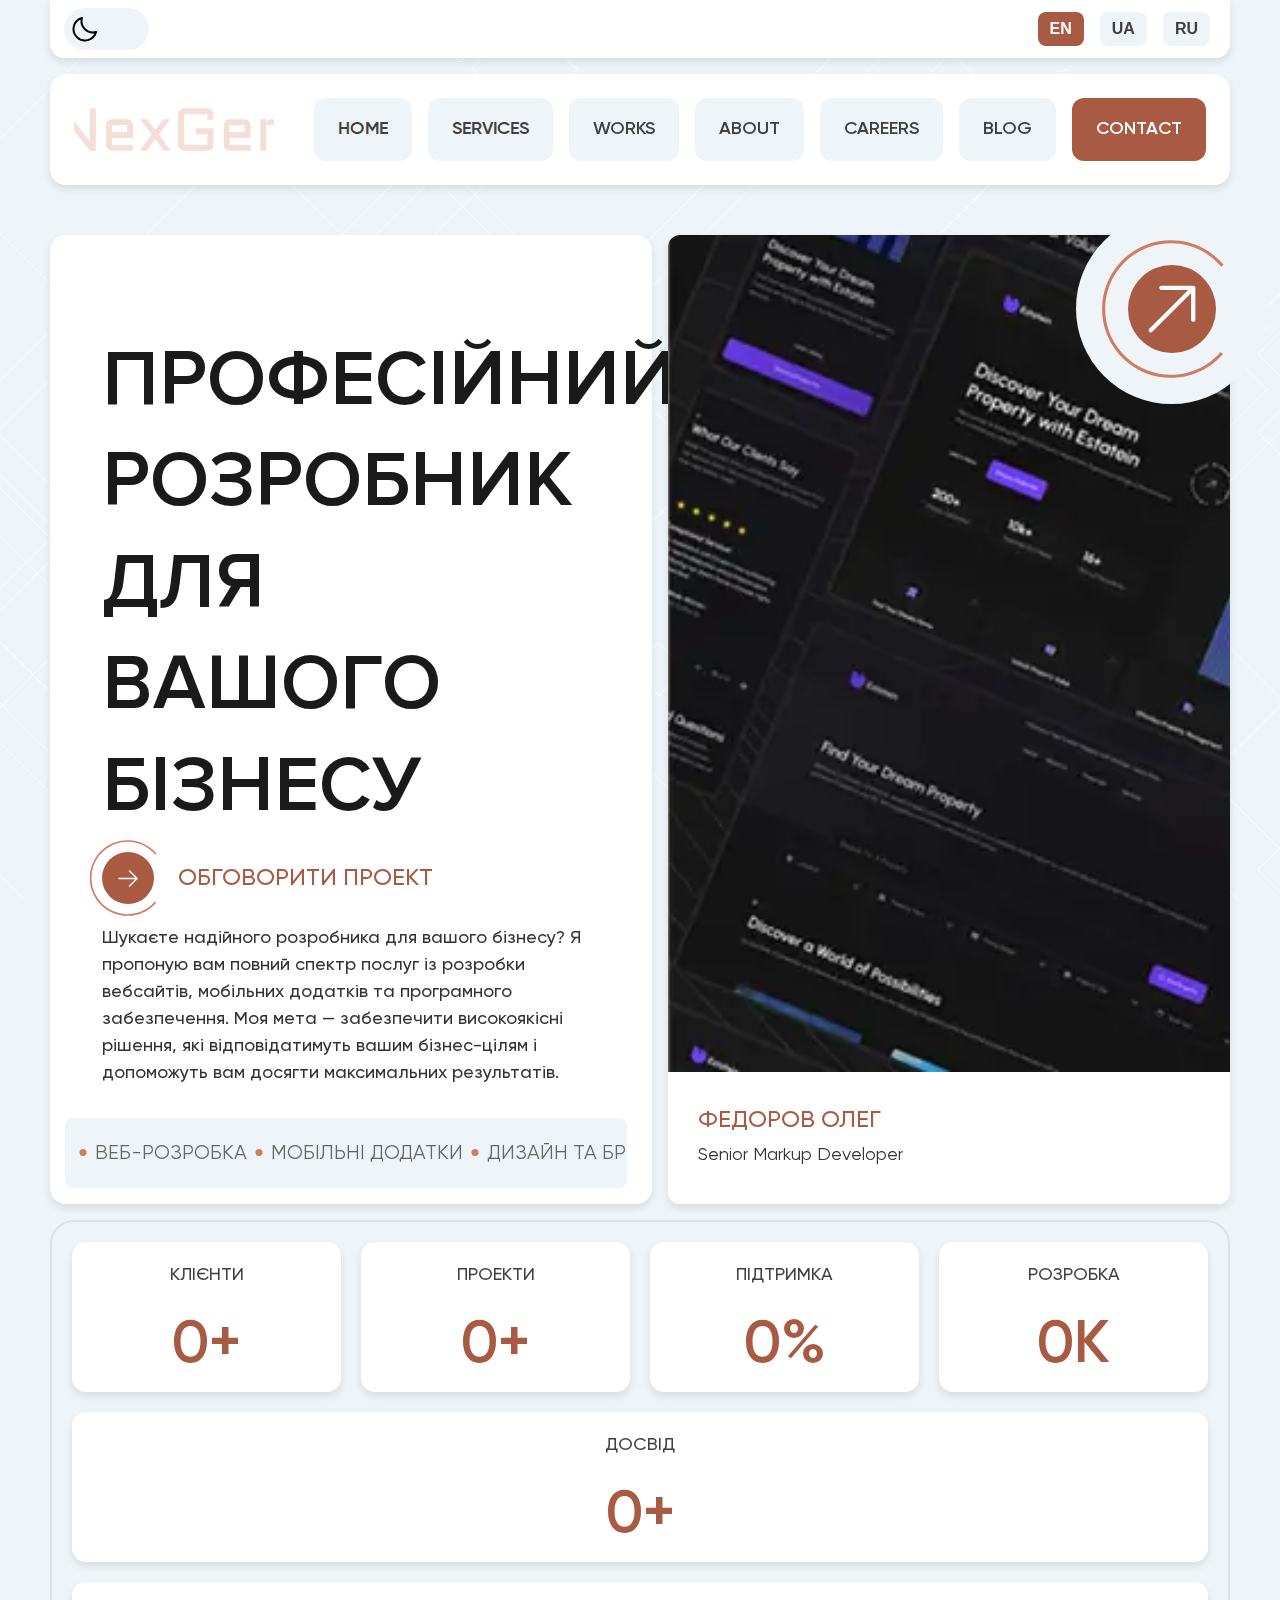
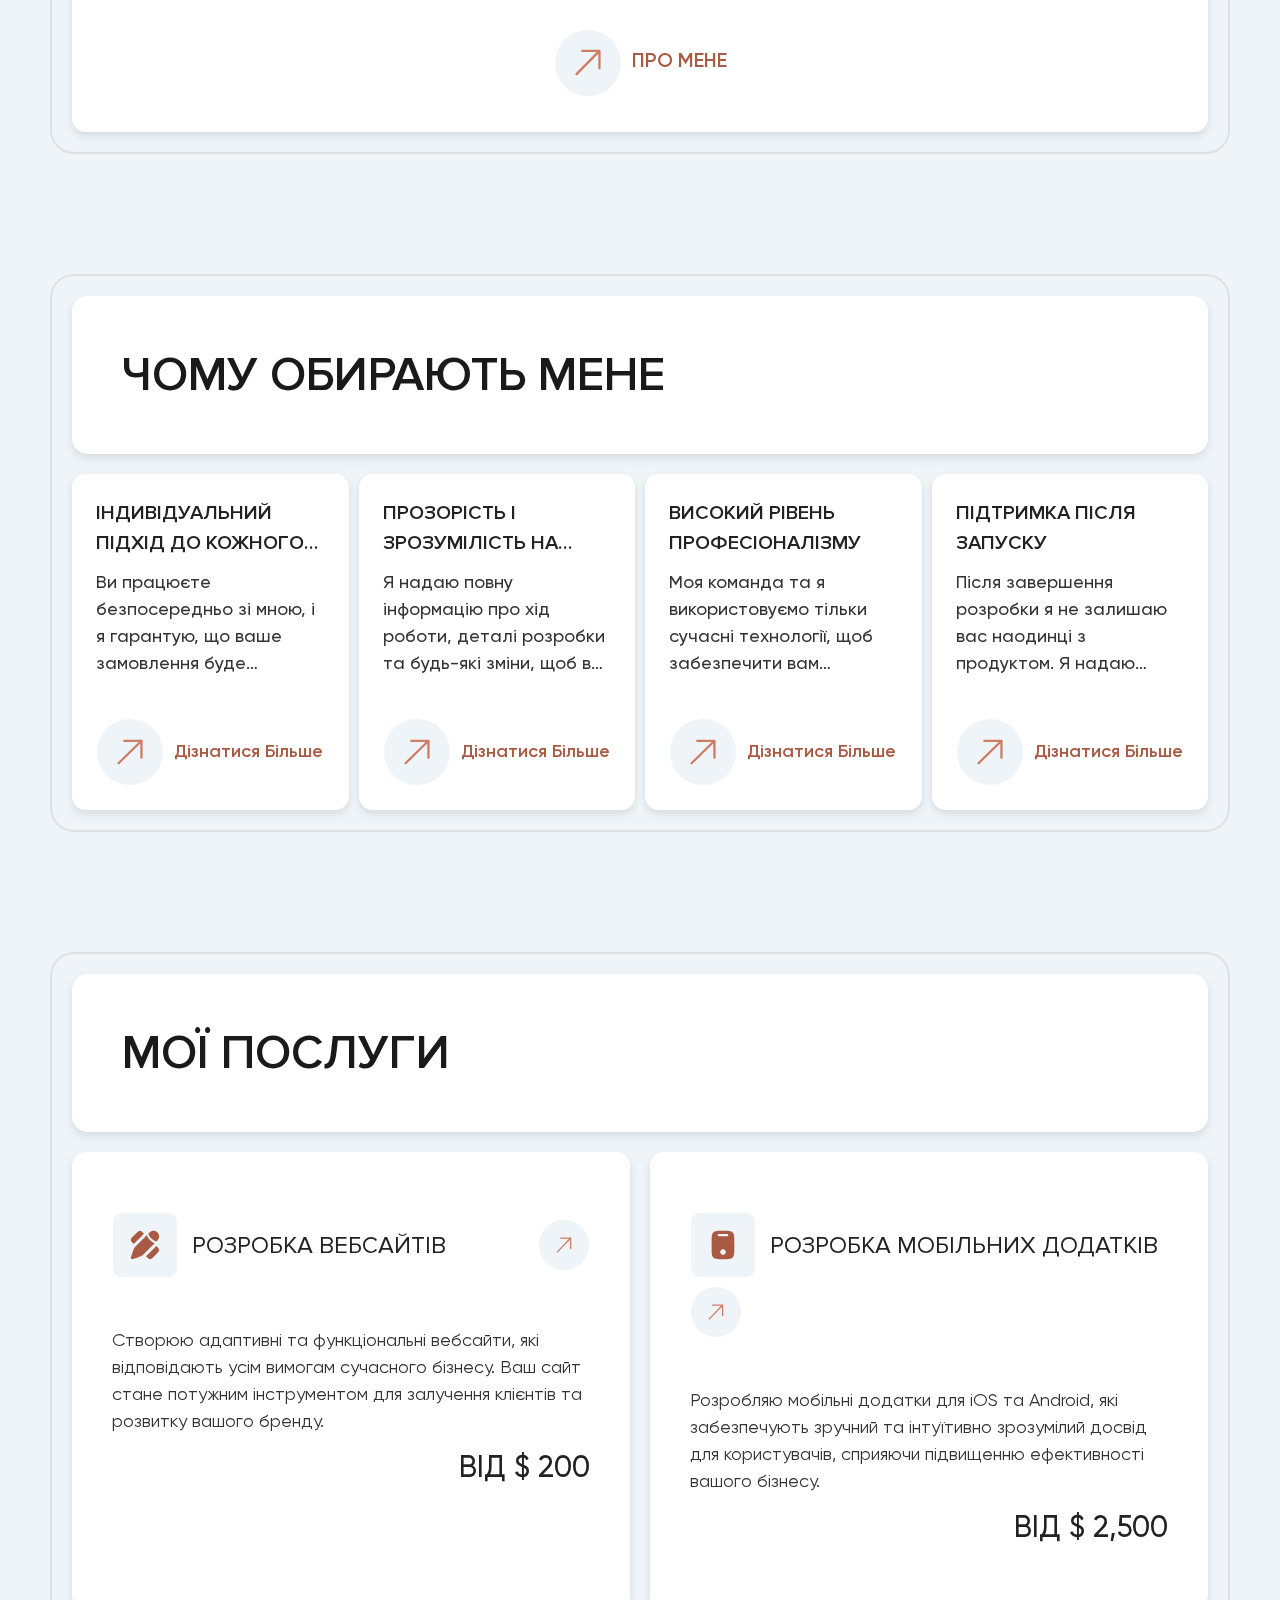
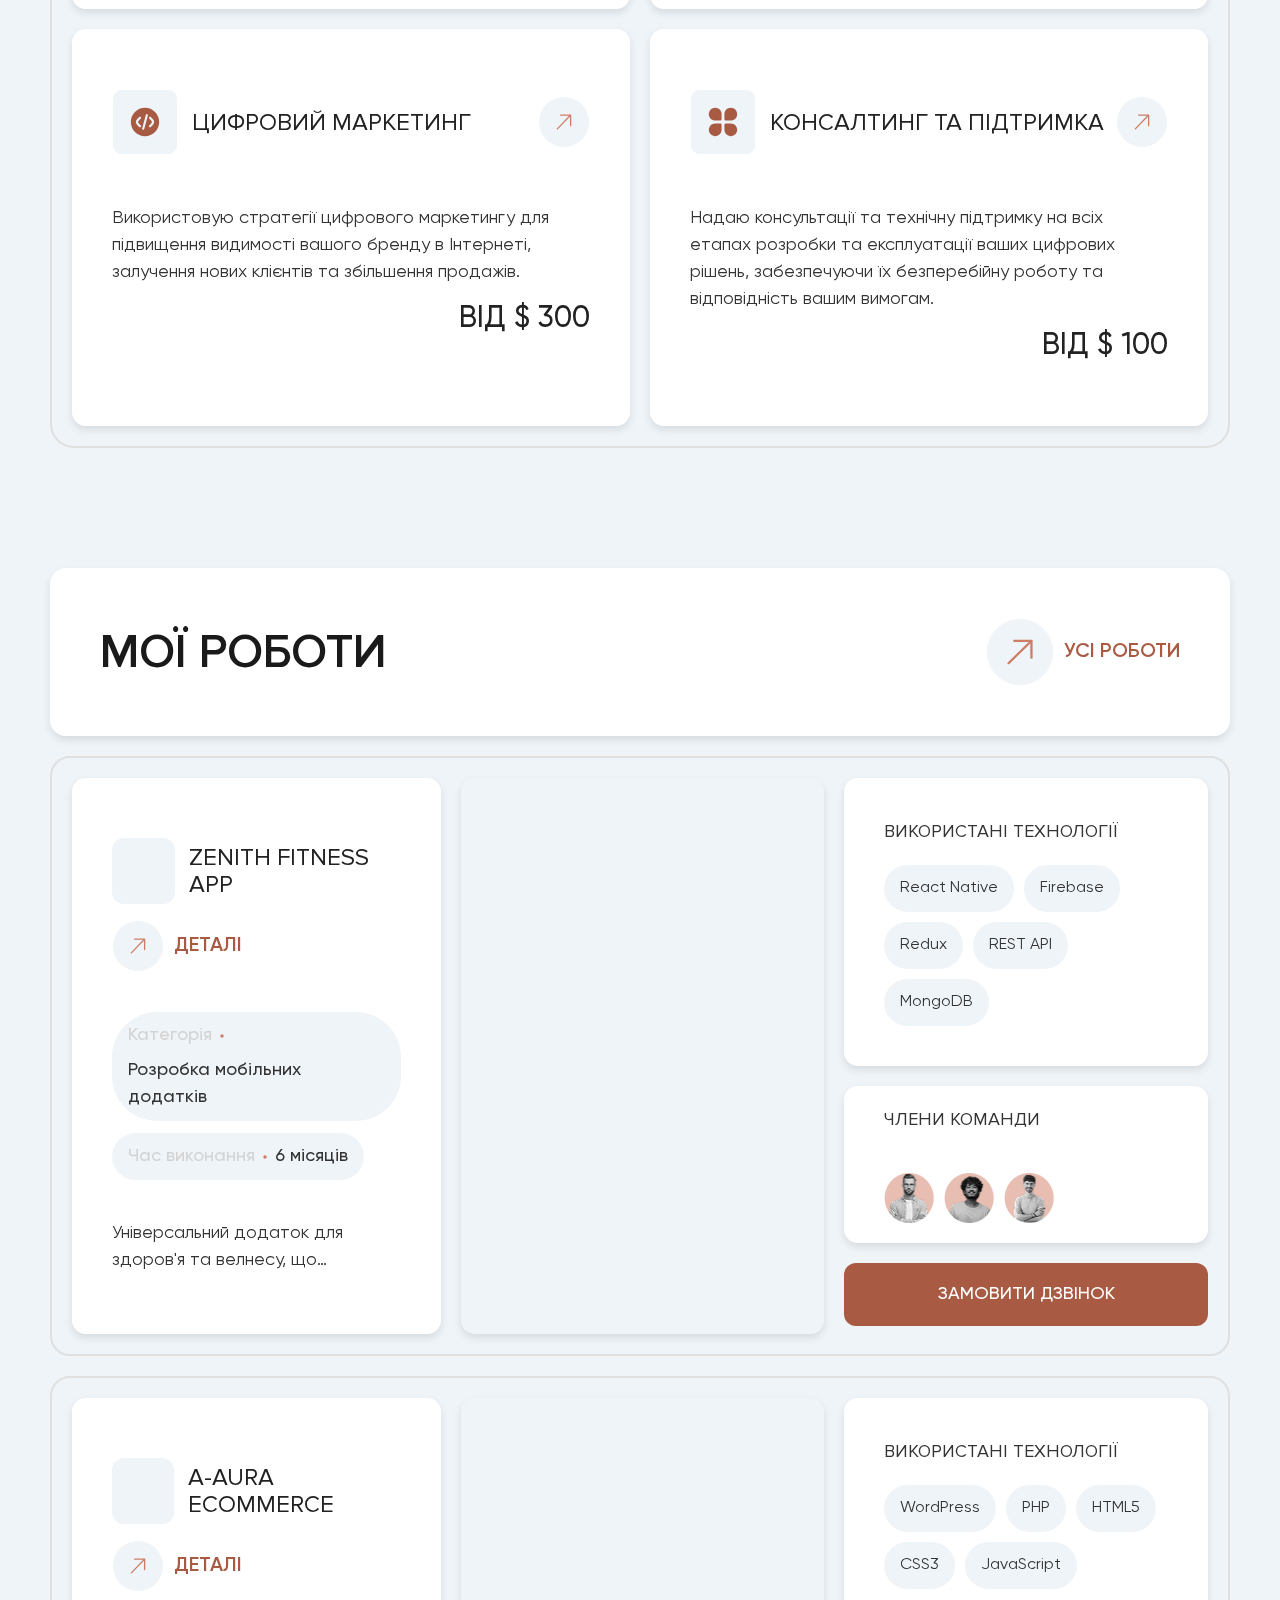
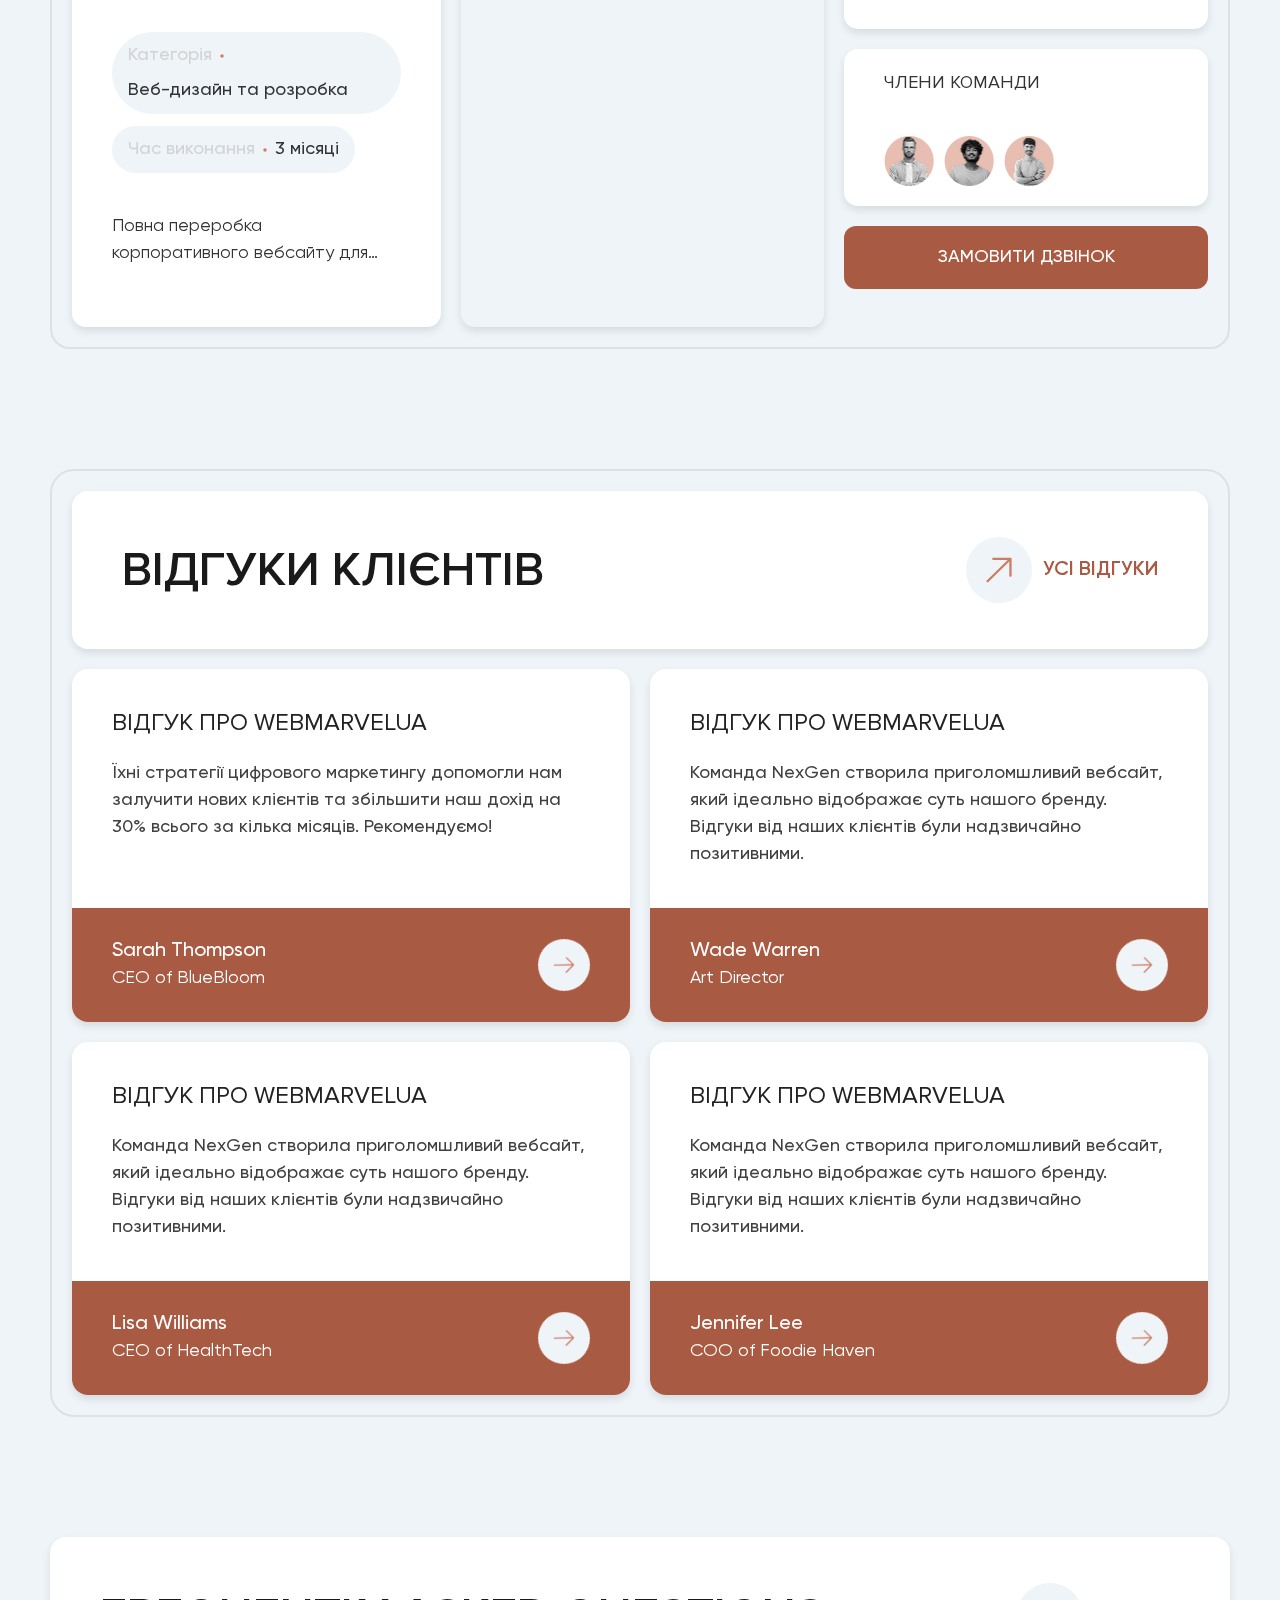
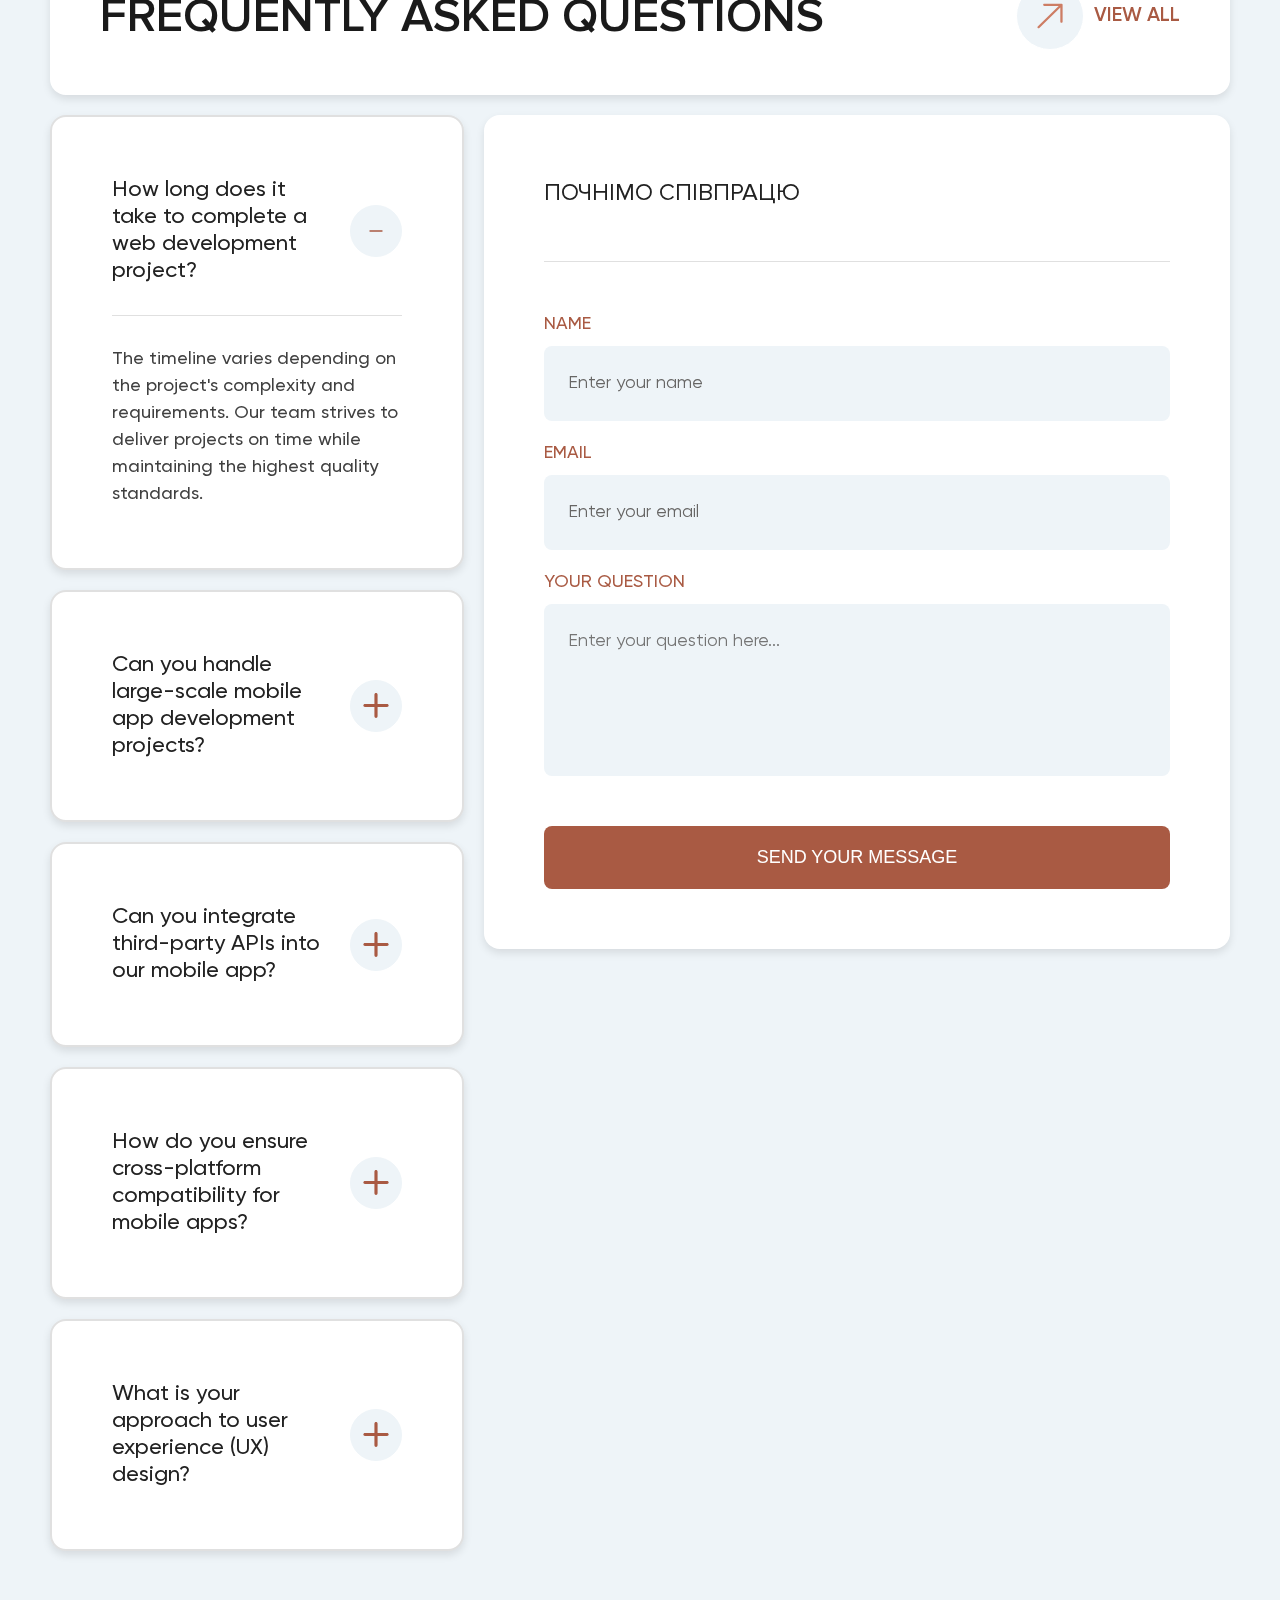
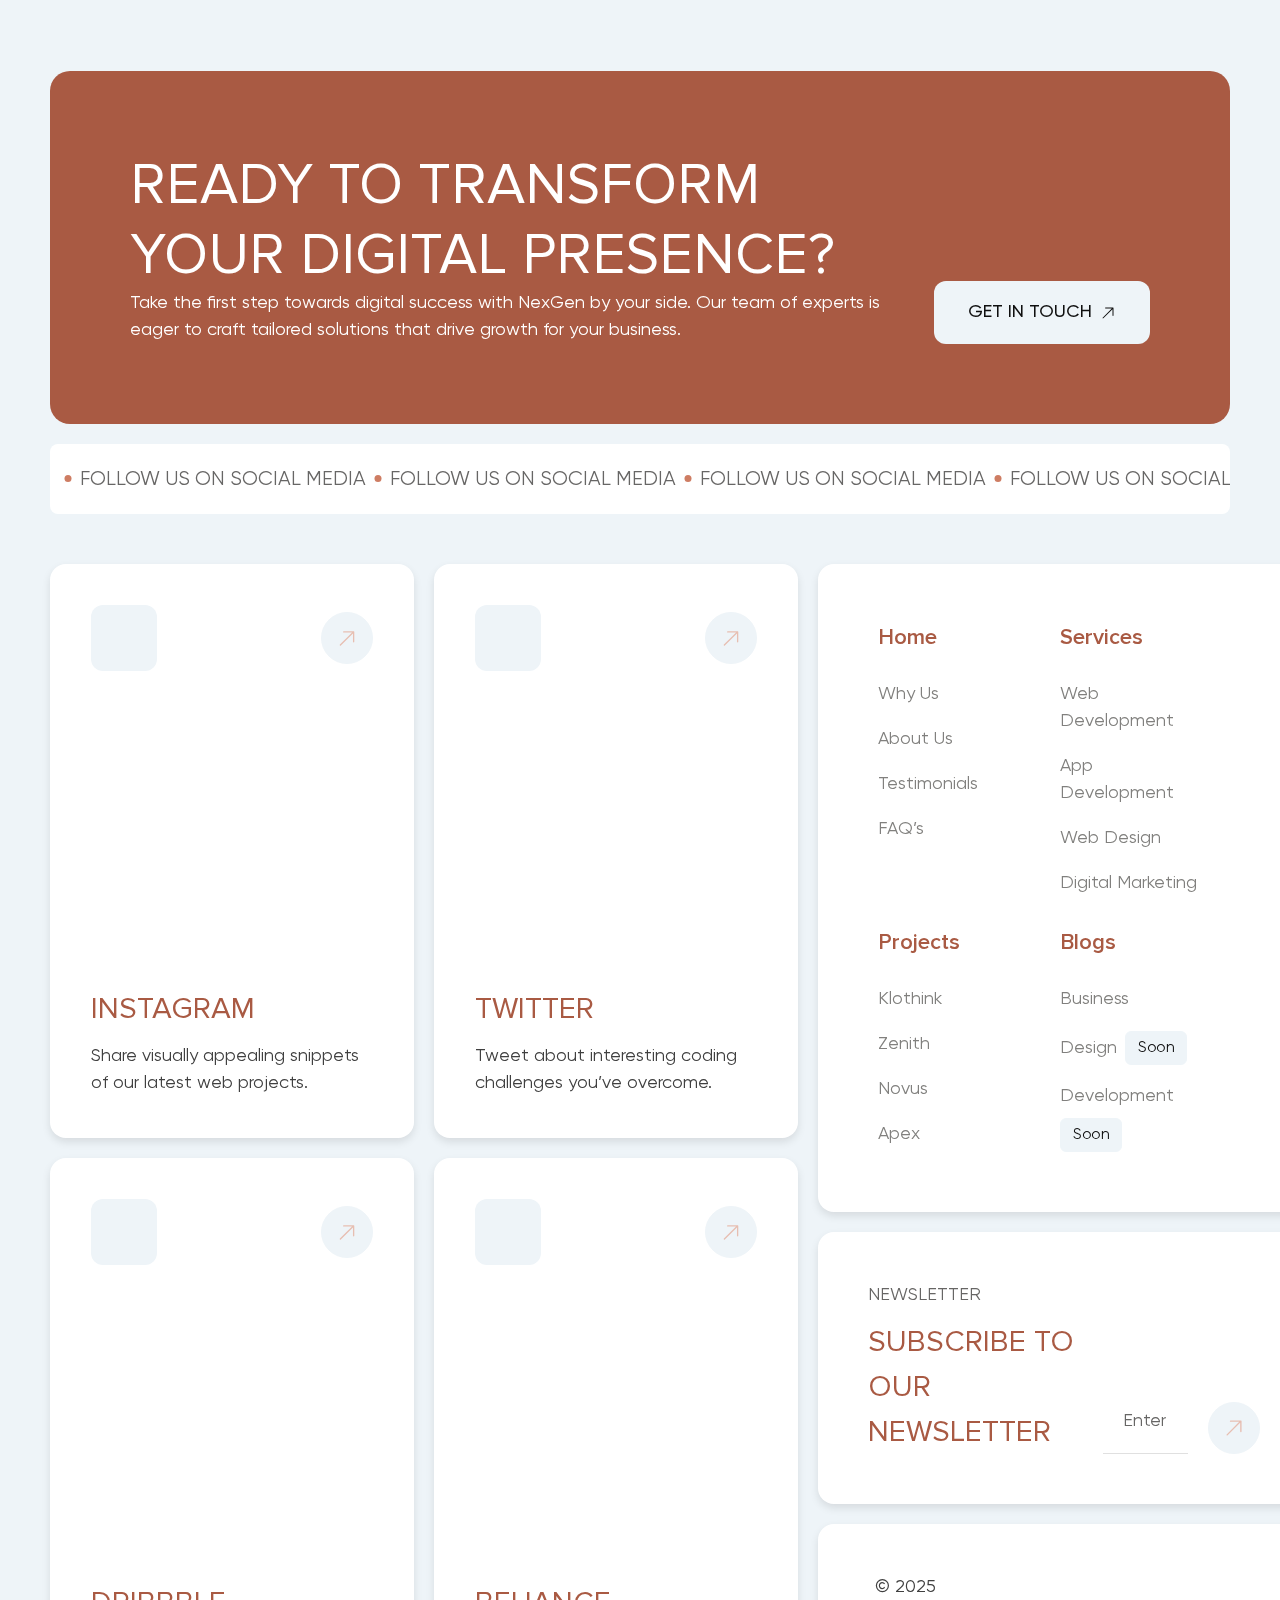
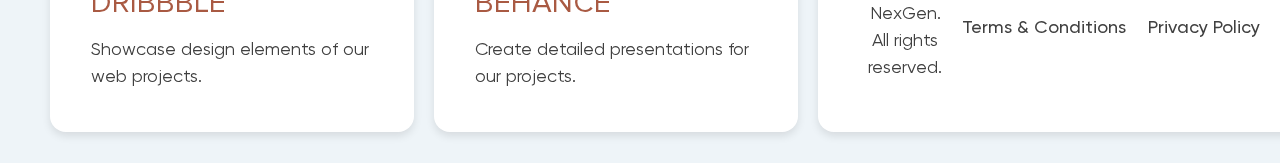
<file: index.html>
<!DOCTYPE html>
<html lang="en">

<head>
  <meta charset="UTF-8" />
  <meta name="viewport" content="width=device-width, initial-scale=1.0" />
  <!-- Основное описание для поиска -->
  <meta name="description"
    content="NexGen provides cutting-edge digital solutions to help your business thrive in the digital landscape." />
  <meta name="robots" content="index, follow" />
  <meta name="author" content="NexGen" />

  <!-- Open Graph для соцсетей -->
  <meta property="og:title" content="NexGen — Digital Solutions for Your Business" />
  <meta property="og:description"
    content="NexGen provides cutting-edge digital solutions to help your business thrive in the digital landscape." />
  <meta property="og:url" content="https://yourdomain.com/" />
  <meta property="og:image" content="https://yourdomain.com/images/og-image.jpg" />
  <meta property="og:type" content="website" />

  <!-- Twitter Card -->
  <meta name="twitter:card" content="summary_large_image" />
  <meta name="twitter:title" content="NexGen — Digital Solutions for Your Business" />
  <meta name="twitter:description"
    content="NexGen provides cutting-edge digital solutions to help your business thrive in the digital landscape." />
  <meta name="twitter:image" content="https://yourdomain.com/images/og-image.jpg" />

  <!-- Канонический URL и альтернативные языки -->
  <link rel="canonical" href="https://yourdomain.com/" />
  <link rel="alternate" href="https://yourdomain.com/" hreflang="en" />
  <link rel="alternate" href="https://yourdomain.com/ru/" hreflang="ru" />
  <link rel="alternate" href="https://yourdomain.com/ua/" hreflang="uk" />

  <!-- Ваши стили -->
  <link rel="stylesheet" href="style/reset.css" media="print" onload="this.media='all'" />
  <link rel="stylesheet" href="style/style.css" />

  <!-- JSON-LD для организации и страницы -->
  <script type="application/ld+json">
      {
        "@context": "https://schema.org",
        "@type": "Organization",
        "name": "NexGen",
        "url": "https://yourdomain.com/",
        "logo": "https://yourdomain.com/images/Logo.svg",
        "sameAs": [
          "https://www.instagram.com/yourprofile",
          "https://twitter.com/yourprofile",
          "https://www.linkedin.com/company/yourprofile"
        ]
      }
    </script>
  <script type="application/ld+json">
      {
        "@context": "https://schema.org",
        "@type": "WebPage",
        "headline": "Digital Solutions for Your Business",
        "description": "NexGen provides cutting-edge digital solutions to help your business thrive in the digital landscape.",
        "url": "https://yourdomain.com/"
      }
    </script>

  <link rel="icon" href="images/favicon.svg" type="image/x-icon" />
  <title>NexGen — Digital Solutions for Your Business</title>
</head>

<body>
  <!-- ==== HEADER ==== -->
  <div class="language-switcher container" role="region" aria-label="Language selection">
    <div class="theme-switcher">
      <button id="switchTheme" class="theme-toggle" aria-pressed="false" aria-label="Toggle theme"
        aria-live="polite"></button>
    </div>
    <button id="languageToggle" class="language-toggle" aria-label="Select Language" aria-expanded="false">
      <span class="language-option links" id="en">EN</span>
      <span class="language-option links" id="ua">UA</span>
      <span class="language-option links" id="ru">RU</span>
    </button>
  </div>

  <header class="container wrapper">
    <div class="logo">
      <a href="/" aria-label="Go to homepage">
        <img width="205" height="60" src="images/Logo.svg" alt="NexGen logo" loading="lazy" />
      </a>
    </div>
    <nav class="navbar" aria-label="Main menu">
      <ul class="desktop-menu">
        <li><a href="/" aria-label="Home" class="links">Home</a></li>
        <li>
          <a href="services.html" aria-label="Services" class="links">Services</a>
        </li>
        <li>
          <a href="works.html" aria-label="Works" class="links">Works</a>
        </li>
        <li>
          <a href="about.html" aria-label="About" class="links">About</a>
        </li>
        <li>
          <a href="careers.html" aria-label="Careers" class="links">Careers</a>
        </li>
        <li><a href="blog.html" aria-label="Blog" class="links">Blog</a></li>
        <li class="active">
          <a href="contact.html" class="contact-btn links" aria-label="Contact us">Contact</a>
        </li>
      </ul>
    </nav>
    <div class="mobile-menu">
      <button class="burger" aria-label="Open menu" onclick="toggleMobileMenu()" aria-expanded="false">
        <span class="burger-line"></span>
        <span class="burger-line"></span>
        <span class="burger-line"></span>
      </button>
    </div>
    <nav class="mobile-links" aria-hidden="true" role="menu">
      <ul>
        <li><a href="/" role="menuitem">Home</a></li>
        <li><a href="services.html" role="menuitem">Services</a></li>
        <li><a href="works.html" role="menuitem">Works</a></li>
        <li><a href="about.html" role="menuitem">About</a></li>
        <li><a href="careers.html" role="menuitem">Careers</a></li>
        <li><a href="blog.html" role="menuitem">Blog</a></li>
        <li><a href="contact.html" role="menuitem">Contact</a></li>
      </ul>
    </nav>
  </header>

  <main>
    <section class="hero wrapper" aria-labelledby="hero-title">
      <div class="hero__container">
        <div class="hero__content container">
          <h1 id="hero-title" class="heading-primary">
            Професійний розробник для вашого бізнесу
          </h1>

          <a href="contact.html" class="hero__button hero__button--primary" aria-label="Start a project">
            <span><img src="images/link-arrow.svg" alt="" aria-hidden="true" width="24" height="25" /></span>
            Обговорити проект
          </a>

          <p class="hero__description paragraph">
            Шукаєте надійного розробника для вашого бізнесу? Я пропоную вам повний спектр послуг із розробки вебсайтів, мобільних додатків та програмного забезпечення. Моя мета — забезпечити високоякісні рішення, які відповідатимуть вашим бізнес-цілям і допоможуть вам досягти максимальних результатів.
          </p>
          <div class="hero__services-slider hero__services-marquee">
            <div class="hero__services-wrapper hero__service-list">
              <span class="hero__service hero__service">Веб-розробка</span>
              <span class="hero__service hero__service">Мобільні додатки</span>
              <span class="hero__service hero__service">Дизайн та брендинг</span>
              <span class="hero__service hero__service">Цифрова стратегія</span>
              <span class="hero__service hero__service">Консалтинг та підтримка</span>
              <span class="hero__service hero__service">Інтеграція та налаштування</span>
            </div>
          </div>
        </div>

        <div class="hero__visual">
          <figure class="hero__figure">
            <picture>
              <source type="image/webp" srcset="images/hero__img.webp" />
              <img src="images/hero__img.jpg" width="593" height="465" alt="Screenshot of EstateIn real estate project"
                class="hero__image" aria-describedby="hero-description" />
            </picture>
            <figcaption class="hero__figcaption" id="hero-description">
              Федоров Олег<br />
              <span class="paragraph">senior markup developer</span>
            </figcaption>
          </figure>

          <a href="projects.html" class="hero__visual-link" aria-label="Back to top">
            <span><img src="images/link-arrow-top.svg" alt="" aria-hidden="true" width="60" height="60" /></span>
          </a>
        </div>
      </div>

      <!-- Hero stats -->
      <ul class="hero__stats border-light" aria-label="Our achievements">
        <li class="hero__stats-item container">
          <span class="hero__stats-label">Клієнти</span>
          <span class="hero__stats-value" data-target="30" aria-live="polite">0</span>
        </li>
        <li class="hero__stats-item container">
          <span class="hero__stats-label">Проекти</span>
          <span class="hero__stats-value" data-target="150" aria-live="polite">0</span>
        </li>
        <li class="hero__stats-item container">
          <span class="hero__stats-label">Підтримка</span>
          <span class="hero__stats-value" data-target="15" aria-live="polite">0</span>
        </li>
        <li class="hero__stats-item container">
          <span class="hero__stats-label">Розробка</span>
          <span class="hero__stats-value" data-target="120" aria-live="polite">0</span>
        </li>
        <li class="hero__stats-item container">
          <span class="hero__stats-label">Досвід</span>
          <span class="hero__stats-value" data-target="5" aria-live="polite">0</span>
        </li>
        <li class="hero__stats-item container hero__stats-item--action">
          <a href="about.html" class="hero__stats-link"
            aria-label="Learn more about our achievements in web development">
            <span><img src="images/hero__stats-item.svg" alt="" width="29" height="28" /></span>
            Про мене
          </a>
        </li>
      </ul>
    </section>

    <section id="services" class="why-choose-us wrapper border-light" aria-labelledby="why-title">
      <h2 id="why-title" class="heading-secondary container">
        Чому обирають мене
      </h2>
      <div class="cards">
        <a href="about.html" class="card container links"
          aria-label="Learn more about our expertise in modern technologies">
          <h3 class="card__title">Індивідуальний підхід до кожного проекту</h3>
          <p class="card__text paragraph">
            Ви працюєте безпосередньо зі мною, і я гарантую, що ваше замовлення буде виконано відповідно до ваших вимог, в обумовлені терміни та з високим рівнем якості.
          </p>
          <span class="hero__stats-link">
            <span><img src="images/hero__stats-item.svg" alt="Arrow icon" aria-hidden="true" width="29"
                height="28" /></span>
            Дізнатися більше
          </span>
        </a>
        <a href="about.html" class="card container links"
          aria-label="Learn more about our Proven track record of success">
          <h3 class="card__title">Прозорість і зрозумілість на кожному етапі</h3>
          <p class="card__text paragraph">
            Я надаю повну інформацію про хід роботи, деталі розробки та будь-які зміни, щоб ви завжди були в курсі процесу.
          </p>
          <span class="hero__stats-link">
            <span><img width="29" height="28" src="images/hero__stats-item.svg" alt="Arrow icon" aria-hidden="true"
                loading="lazy" /></span>
            Дізнатися більше
          </span>
        </a>

        <a href="about.html" class="card container links" aria-label="Learn more about our Client-oriented approach">
          <h3 class="card__title">Високий рівень професіоналізму</h3>
          <p class="card__text paragraph">
           Моя команда та я використовуємо тільки сучасні технології, щоб забезпечити вам найкраще рішення. Я постійно слідкую за новими тенденціями у сфері розробки, щоб ваш проект відповідав актуальним вимогам ринку.
          </p>
          <span class="hero__stats-link">
            <span><img width="29" height="28" src="images/hero__stats-item.svg" alt="Arrow icon" aria-hidden="true"
                loading="lazy" /></span>
            Дізнатися більше
          </span>
        </a>

        <a href="about.html" class="card container links" aria-label="Learn more about our Professional team">
          <h3 class="card__title">Підтримка після запуску</h3>
          <p class="card__text paragraph">
            Після завершення розробки я не залишаю вас наодинці з продуктом. Я надаю постійну підтримку і допоможу з будь-якими питаннями, що можуть виникнути у процесі експлуатації вашого рішення.
          </p>
          <span class="hero__stats-link">
            <span><img width="29" height="28" src="images/hero__stats-item.svg" alt="Arrow icon" aria-hidden="true"
                loading="lazy" /></span>
            Дізнатися більше
          </span>
        </a>
      </div>
    </section>

    <section id="services-list" class="services border-light wrapper" aria-labelledby="services-title">
      <h2 id="services-title" class="heading-secondary container">
        Мої послуги
      </h2>
      <div class="services__grid">
        <!-- Web Design -->
        <article class="service container" itemscope itemtype="https://schema.org/Service"
          aria-labelledby="web-design-title">
          <div class="service__header">
            <div class="service__header--box">
              <div class="service__header--icon">
                <img src="images/icon-web-design.svg" alt="Web Design Icon" class="service__icon" width="24" height="24"
                  aria-hidden="true" />
              </div>
              <h3 id="web-design-title" class="service__title" itemprop="name">
                Розробка вебсайтів
              </h3>
            </div>
            <a href="services.html" class="service__cta hero__stats-link" aria-label="Book a web design consultation">
              <span><img src="images/hero__stats-item.svg" alt="Arrow Icon" aria-hidden="true" width="29"
                  height="28" /></span>
            </a>
          </div>
          <p class="service__description paragraph" itemprop="description">
           Створюю адаптивні та функціональні вебсайти, які відповідають усім вимогам сучасного бізнесу. Ваш сайт стане потужним інструментом для залучення клієнтів та розвитку вашого бренду.
          </p>
          <p class="service__price" itemprop="offers" itemscope itemtype="https://schema.org/Offer">
            Від <span itemprop="priceCurrency" content="USD">$</span>
            <span itemprop="price" content="1500">200</span>
          </p>
          <a href="/" class="service__cta--link" aria-label="Book a consultation for Web Design">Дізнатись більше</a>
        </article>

        <!-- Mobile Apps -->
        <article class="service container" itemscope itemtype="https://schema.org/Service"
          aria-labelledby="mobile-app-title">
          <div class="service__header">
            <div class="service__header--box">
              <div class="service__header--icon">
                <img src="images/icon-mobile-app.svg" alt="Mobile App Icon" class="service__icon" width="24" height="24"
                  loading="lazy" aria-hidden="true" />
              </div>
              <h3 id="mobile-app-title" class="service__title" itemprop="name">
                Розробка мобільних додатків
              </h3>
            </div>
            <a href="services.html" class="service__cta hero__stats-link"
              aria-label="Записаться на консультацию по мобильным приложениям">
              <span><img src="images/hero__stats-item.svg" alt="Arrow Icon" aria-hidden="true" width="29" height="28"
                  loading="lazy" /></span>
            </a>
          </div>
          <p class="service__description paragraph" itemprop="description">
           Розробляю мобільні додатки для iOS та Android, які забезпечують зручний та інтуїтивно зрозумілий досвід для користувачів, сприяючи підвищенню ефективності вашого бізнесу.
          </p>
          <p class="service__price" itemprop="offers" itemscope itemtype="https://schema.org/Offer">
            Від <span itemprop="priceCurrency" content="USD">$</span>
            <span itemprop="price" content="2500">2,500</span>
          </p>
          <a href="/" class="service__cta--link"
            aria-label="Записаться на консультацию по мобильным приложениям">Дізнатись більше</a>
        </article>

        <!-- Web Development -->
        <article class="service container" itemscope itemtype="https://schema.org/Service"
          aria-labelledby="web-dev-title">
          <div class="service__header">
            <div class="service__header--box">
              <div class="service__header--icon">
                <img src="images/icon-web-dev.svg" alt="Web Development Icon" class="service__icon" width="24"
                  height="24" loading="lazy" aria-hidden="true" />
              </div>
              <h3 id="web-dev-title" class="service__title" itemprop="name">
                Цифровий маркетинг
              </h3>
            </div>
            <a href="#contact" class="service__cta hero__stats-link"
              aria-label="Записаться на консультацию по веб-разработке">
              <span><img src="images/hero__stats-item.svg" alt="Arrow Icon" aria-hidden="true" width="29" height="28"
                  loading="lazy" /></span>
            </a>
          </div>
          <p class="service__description paragraph" itemprop="description">
           Використовую стратегії цифрового маркетингу для підвищення видимості вашого бренду в Інтернеті, залучення нових клієнтів та збільшення продажів.
          </p>
          <p class="service__price" itemprop="offers" itemscope itemtype="https://schema.org/Offer">
            Від <span itemprop="priceCurrency" content="USD">$</span>
            <span itemprop="price" content="1800">300</span>
          </p>
          <a href="services.html" class="service__cta--link"
            aria-label="Записаться на консультацию по веб-разработке">Дізнатись більше</a>
        </article>

        <!-- Digital Marketing -->
        <article class="service container" itemscope itemtype="https://schema.org/Service"
          aria-labelledby="digital-marketing-title">
          <div class="service__header">
            <div class="service__header--box">
              <div class="service__header--icon">
                <img src="images/icon-digital-marketing.svg" alt="Digital Marketing Icon" class="service__icon"
                  width="24" height="24" loading="lazy" aria-hidden="true" />
              </div>
              <h3 id="digital-marketing-title" class="service__title" itemprop="name">
                Консалтинг та підтримка
              </h3>
            </div>
            <a href="#contact" class="service__cta hero__stats-link"
              aria-label="Записаться на консультацию по цифровому маркетингу">
              <span><img src="images/hero__stats-item.svg" alt="Arrow Icon" aria-hidden="true" width="29" height="28"
                  loading="lazy" /></span>
            </a>
          </div>
          <p class="service__description paragraph" itemprop="description">
           Надаю консультації та технічну підтримку на всіх етапах розробки та експлуатації ваших цифрових рішень, забезпечуючи їх безперебійну роботу та відповідність вашим вимогам.
          </p>
          <p class="service__price" itemprop="offers" itemscope itemtype="https://schema.org/Offer">
            Від <span itemprop="priceCurrency" content="USD">$</span>
            <span itemprop="price" content="1200">100</span>
          </p>
          <a href="services.html" class="service__cta--link"
            aria-label="Записаться на консультацию по цифровому маркетингу">Дізнатись більше</a>
        </article>
      </div>
    </section>

    <section id="works" class="works border-light wrapper" aria-labelledby="works-title">
      <div class="works__header container">
        <h2 id="works-title" class="section__title heading-secondary">
          Мої роботи
        </h2>
        <a href="works.html" class="works__link hero__stats-link" aria-label="View all works">
          <span class="works__link-text">
            <img src="images/hero__stats-item.svg" alt="Arrow icon" aria-hidden="true" width="16" height="16"
              loading="lazy" />
          </span>
          Усі роботи 
        </a>
      </div>

      <div class="works__grid">
        <!-- Начало первого проекта -->
        <article class="work border-light" itemscope itemtype="https://schema.org/CreativeWork"
          aria-labelledby="zenith-title">
          <div class="work__order-left container">
            <div class="work__order--box">
              <div class="work__order--header">
                <div class="work__order--icon">
                  <img src="images/order1.svg" alt="Zenith Fitness App Icon" class="work__order__icon" width="24"
                    height="24" loading="lazy" aria-hidden="true" />
                </div>
                <h3 id="zenith-title" class="work__order__title" itemprop="name">
                  Zenith Fitness App
                </h3>
              </div>

              <a href="#contact" class="work__order__cta hero__stats-link"
                aria-label="Book a call for Zenith Fitness App">
                <span>
                  <img src="images/hero__stats-item.svg" alt="Arrow icon" aria-hidden="true" width="29" height="28"
                    loading="lazy" />
                </span>
                Деталі
              </a>
            </div>

            <ul class="work__meta">
              <li>
                <strong>Категорія</strong>
                <span itemprop="genre" class="paragraph">Розробка мобільних додатків</span>
              </li>
              <li>
                <strong>Час виконання</strong>
                <span class="paragraph">6 місяців</span>
              </li>
            </ul>

            <p class="work__order-left--text paragraph" itemprop="description">
              Універсальний додаток для здоров'я та велнесу, що пропонує персоналізовані плани фітнесу, поради щодо харчування та віртуальні тренування.
            </p>

            <a href="#contact" class="work__mobile-link hero__stats-link"
              aria-label="Book a call for Zenith Fitness App">
              <span>
                <img src="images/hero__stats-item.svg" alt="Arrow icon" aria-hidden="true" width="29" height="28"
                  loading="lazy" />
              </span>
              Деталі
            </a>
          </div>

          <figure class="work__media" itemprop="image">
            <picture>
              <source type="image/webp" srcset="images/zenith-screenshot.webp" width="580" height="426" />
              <img src="images/zenith-screenshot.jpg" alt="Zenith Fitness App preview" width="580" height="426"
                class="work__image" loading="lazy" decoding="async" />
            </picture>
          </figure>

          <div class="work__order-right">
            <div class="work__order-right--technologies container">
              <h3 class="paragraph">Використані технології</h3>
              <ul>
                <li class="paragraph">React Native</li>
                <li class="paragraph">Firebase</li>
                <li class="paragraph">Redux</li>
                <li class="paragraph">REST API</li>
                <li class="paragraph">MongoDB</li>
              </ul>
            </div>
            <div class="work__order-right--team container">
              <h3 class="paragraph">Члени команди</h3>
              <ul>
                <li>
                  <img width="50" height="50" src="images/avatar1.png" alt="Team Member 1: John Doe" loading="lazy" />
                </li>
                <li>
                  <img width="50" height="50" src="images/avatar2.png" alt="Team Member 2: Jane Smith" loading="lazy" />
                </li>
                <li>
                  <img width="50" height="50" src="images/avatar3.png" alt="Team Member 3: Bob Johnson"
                    loading="lazy" />
                </li>
              </ul>
            </div>
            <a href="/" class="work__order--link buttons"><span class="buttons-text">Замовити дзвінок</span></a>
          </div>
        </article>

        <!-- Начало второго проекта -->
        <article class="work border-light" itemscope itemtype="https://schema.org/CreativeWork"
          aria-labelledby="a-aura-title">
          <div class="work__order-left container">
            <div class="work__order--box">
              <div class="work__order--header">
                <div class="work__order--icon">
                  <img src="images/order2.svg" alt="A-Aura Ecommerce Icon" class="work__order__icon" width="24"
                    height="24" loading="lazy" aria-hidden="true" />
                </div>
                <h3 id="a-aura-title" class="work__order__title" itemprop="name">
                  A-Aura Ecommerce
                </h3>
              </div>

              <a href="#contact" class="work__order__cta hero__stats-link"
                aria-label="Book a call for A-Aura Ecommerce">
                <span>
                  <img src="images/hero__stats-item.svg" alt="Arrow icon" aria-hidden="true" width="29" height="28"
                    loading="lazy" />
                </span>
                Деталі
              </a>
            </div>

            <ul class="work__meta">
              <li>
                <strong>Категорія</strong>
                <span itemprop="genre" class="paragraph">Веб-дизайн та розробка</span>
              </li>
              <li>
                <strong>Час виконання</strong>
                <span class="paragraph">3 місяці</span>
              </li>
            </ul>

            <p class="work__order-left--text paragraph" itemprop="description">
              Повна переробка корпоративного вебсайту для покращення його ідентичності бренду та взаємодії з користувачем.
            </p>

            <a href="#contact" class="work__mobile-link hero__stats-link" aria-label="Book a call for A-Aura Ecommerce">
              <span>
                <img src="images/hero__stats-item.svg" alt="Arrow icon" aria-hidden="true" width="29" height="28"
                  loading="lazy" />
              </span>
              Деталі
            </a>
          </div>

          <figure class="work__media" itemprop="image">
            <picture>
              <source type="image/webp" srcset="images/zenith2-screenshot.webp" width="580" height="426" />
              <img src="images/zenith2-screenshot.jpg" width="580" height="426" alt="A-Aura Ecommerce project preview"
                class="work__image" loading="lazy" decoding="async" />
            </picture>
          </figure>

          <div class="work__order-right">
            <div class="work__order-right--technologies container">
              <h3 class="paragraph">Використані технології</h3>
              <ul>
                <li class="paragraph">WordPress</li>
                <li class="paragraph">PHP</li>
                <li class="paragraph">HTML5</li>
                <li class="paragraph">CSS3</li>
                <li class="paragraph">JavaScript</li>
              </ul>
            </div>
            <div class="work__order-right--team container">
              <h3 class="paragraph">Члени команди</h3>
              <ul>
                <li>
                  <img width="50" height="50" src="images/avatar1.png" alt="Team Member 1: John Doe" />
                </li>
                <li>
                  <img width="50" height="50" src="images/avatar2.png" alt="Team Member 2: Jane Smith" />
                </li>
                <li>
                  <img width="50" height="50" src="images/avatar3.png" alt="Team Member 3: Bob Johnson" />
                </li>
              </ul>
            </div>
            <a href="/" class="work__order--link buttons">
              <span class="buttons-text">Замовити дзвінок</span></a>
          </div>
        </article>
      </div>

      <a href="works.html" class="works__link-mob container hero__stats-link" aria-label="View all works">
        <span class="works__link-text">
          <img src="images/arrow-bottom.svg" alt="Arrow icon" aria-hidden="true" width="20" height="20"
            loading="lazy" />
        </span>
        Усі роботи
      </a>
    </section>

    <section id="testimonials" class="testimonials border-light wrapper" aria-labelledby="testimonials-title">
      <div class="testimonials__header container">
        <h2 id="testimonials-title" class="section__title heading-secondary">
          Відгуки клієнтів
        </h2>
        <a href="/" class="hero__stats-link" aria-label="View all testimonials">
          <span class="works__link-text">
            <img src="images/hero__stats-item.svg" alt="Arrow icon" aria-hidden="true" width="16" height="16"
              loading="lazy" />
          </span>
          Усі відгуки
        </a>
      </div>
      <div class="testimonials__grid">
        <article class="testimonial container" itemscope itemtype="https://schema.org/Review"
          aria-labelledby="testimonial1-title">
          <div class="testimonial__header">
            <h3 id="testimonial1-title">
              Відгук про WebMarvelUA
            </h3>
            <blockquote class="testimonial__quote" itemprop="reviewBody">
              Їхні стратегії цифрового маркетингу допомогли нам залучити нових клієнтів та збільшити наш дохід на 30% всього за кілька місяців. Рекомендуємо!
            </blockquote>
          </div>

          <div class="testimonial__footer">
            <img src="images/testimonial__photo1.png" alt="Photo of Sarah Thompson, CEO of BlueBloom"
              class="testimonial__photo" width="60" height="60" loading="lazy" aria-hidden="true" />
            <div class="testimonial__author" itemprop="author" itemscope itemtype="https://schema.org/Person">
              <span class="testimonial__author-name" itemprop="name">Sarah Thompson</span>
              <span class="testimonial__author-role" itemprop="jobTitle">CEO of BlueBloom</span>
            </div>
            <a href="/" class="testimonial__details hero__stats-link"
              aria-label="Read full testimonial by Sarah Thompson">
              <span class="works__link-text">
                <img src="images/hero__stats-item.svg" alt="Arrow icon" aria-hidden="true" width="16" height="16"
                  loading="lazy" />
              </span>
            </a>
          </div>
        </article>

        <article class="testimonial container" itemscope itemtype="https://schema.org/Review"
          aria-labelledby="testimonial2-title">
          <div class="testimonial__header">
            <h3 id="testimonial2-title">
              Відгук про WebMarvelUA
            </h3>
            <blockquote class="testimonial__quote" itemprop="reviewBody">
              Команда NexGen створила приголомшливий вебсайт, який ідеально відображає суть нашого бренду. Відгуки від наших клієнтів були надзвичайно позитивними.
            </blockquote>
          </div>

          <div class="testimonial__footer">
            <img src="images/testimonial__photo2.png" alt="Photo of Wade Warren, Art Director"
              class="testimonial__photo" width="60" height="60" loading="lazy" aria-hidden="true" />
            <div class="testimonial__author" itemprop="author" itemscope itemtype="https://schema.org/Person">
              <span class="testimonial__author-name" itemprop="name">Wade Warren</span>
              <span class="testimonial__author-role" itemprop="jobTitle">Art Director</span>
            </div>
            <a href="/" class="testimonial__details hero__stats-link" aria-label="Read full testimonial by Wade Warren">
              <span class="works__link-text">
                <img src="images/hero__stats-item.svg" alt="Arrow icon" aria-hidden="true" width="16" height="16"
                  loading="lazy" />
              </span>
            </a>
          </div>
        </article>

        <article class="testimonial container" itemscope itemtype="https://schema.org/Review"
          aria-labelledby="testimonial3-title">
          <div class="testimonial__header">
            <h3 id="testimonial3-title">
              Відгук про WebMarvelUA
            </h3>
            <blockquote class="testimonial__quote" itemprop="reviewBody">
             Команда NexGen створила приголомшливий вебсайт, який ідеально відображає суть нашого бренду. Відгуки від наших клієнтів були надзвичайно позитивними.
            </blockquote>
          </div>

          <div class="testimonial__footer">
            <img src="images/testimonial__photo3.png" alt="Photo of Lisa Williams, CEO Of HealthTech"
              class="testimonial__photo" width="60" height="60" loading="lazy" aria-hidden="true" />
            <div class="testimonial__author" itemprop="author" itemscope itemtype="https://schema.org/Person">
              <span class="testimonial__author-name" itemprop="name">Lisa Williams</span>
              <span class="testimonial__author-role" itemprop="jobTitle">CEO of HealthTech</span>
            </div>
            <a href="/" class="testimonial__details hero__stats-link"
              aria-label="Read full testimonial by Lisa Williams">
              <span class="works__link-text">
                <img src="images/hero__stats-item.svg" alt="Arrow icon" aria-hidden="true" width="16" height="16"
                  loading="lazy" />
              </span>
            </a>
          </div>
        </article>

        <article class="testimonial container" itemscope itemtype="https://schema.org/Review"
          aria-labelledby="testimonial4-title">
          <div class="testimonial__header">
            <h3 id="testimonial4-title">
              Відгук про WebMarvelUA
            </h3>
            <blockquote class="testimonial__quote" itemprop="reviewBody">
              Команда NexGen створила приголомшливий вебсайт, який ідеально відображає суть нашого бренду. Відгуки від наших клієнтів були надзвичайно позитивними.
            </blockquote>
          </div>

          <div class="testimonial__footer">
            <img src="images/testimonial__photo4.png" alt="Photo of Jennifer Lee, COO of Foodie Haven"
              class="testimonial__photo" width="60" height="60" loading="lazy" aria-hidden="true" />
            <div class="testimonial__author" itemprop="author" itemscope itemtype="https://schema.org/Person">
              <span class="testimonial__author-name" itemprop="name">Jennifer Lee</span>
              <span class="testimonial__author-role" itemprop="jobTitle">COO of Foodie Haven</span>
            </div>
            <a href="/" class="testimonial__details hero__stats-link"
              aria-label="Read full testimonial by Jennifer Lee">
              <span class="works__link-text">
                <img src="images/hero__stats-item.svg" alt="Arrow icon" aria-hidden="true" width="16" height="16"
                  loading="lazy" />
              </span>
            </a>
          </div>
        </article>
      </div>

      <a href="/works" class="works__link-mob container hero__stats-link" aria-label="View all testimonials">
        <span class="works__link-text">
          <img src="images/arrow-bottom.svg" alt="Arrow icon" aria-hidden="true" width="20" height="20"
            loading="lazy" />
        </span>
        Усі відгуки
      </a>
    </section>

    <section id="faq" class="faq wrapper" aria-labelledby="faq-title">
      <div class="faq__header container">
        <h2 id="faq-title" class="section__title heading-secondary">
          Frequently Asked Questions
        </h2>
        <a href="/" class="works__link hero__stats-link" aria-label="View all FAQ">
          <span class="works__link-text">
            <img src="images/hero__stats-item.svg" alt="Arrow icon" aria-hidden="true" width="16" height="16"
              loading="lazy" />
          </span>
          View All
        </a>
      </div>
      <div class="faq__box">
        <div class="faq__list">
          <details class="faq__item container border-light" open aria-expanded="true" aria-labelledby="faq1-title">
            <summary id="faq1-title" class="faq__question">
              How long does it take to complete a web development project?
            </summary>
            <p class="faq__answer">
              The timeline varies depending on the project's complexity and
              requirements. Our team strives to deliver projects on time while
              maintaining the highest quality standards.
            </p>
          </details>
          <details class="faq__item container border-light" aria-expanded="false" aria-labelledby="faq2-title">
            <summary id="faq2-title" class="faq__question">
              Can you handle large-scale mobile app development projects?
            </summary>
            <p class="faq__answer">
              Yes, we have extensive experience in building scalable mobile
              applications for enterprises and startups alike.
            </p>
          </details>
          <details class="faq__item container border-light" aria-expanded="false" aria-labelledby="faq3-title">
            <summary id="faq3-title" class="faq__question">
              Can you integrate third-party APIs into our mobile app?
            </summary>
            <p class="faq__answer">
              Absolutely. We specialize in integrating RESTful and GraphQL
              APIs to enrich your mobile app's functionality.
            </p>
          </details>
          <details class="faq__item container border-light" aria-expanded="false" aria-labelledby="faq4-title">
            <summary id="faq4-title" class="faq__question">
              How do you ensure cross-platform compatibility for mobile apps?
            </summary>
            <p class="faq__answer">
              We leverage React Native and Flutter to build apps that provide
              native-like performance across iOS and Android devices.
            </p>
          </details>
          <details class="faq__item container border-light" aria-expanded="false" aria-labelledby="faq5-title">
            <summary id="faq5-title" class="faq__question">
              What is your approach to user experience (UX) design?
            </summary>
            <p class="faq__answer">
              Our UX process involves user research, wireframing, prototyping,
              and iterative testing to ensure intuitive and user-centric
              designs.
            </p>
          </details>
        </div>

        <aside class="faq__form container">
          <h3 id="faq-form-title" class="faq__form-title">
            Почнімо співпрацю
          </h3>
          

          <form action="/contact" method="post" class="faq__form-fields" aria-labelledby="faq-form-title">
            <label for="faq-name" class="faq__label">Name</label>
            <input type="text" id="faq-name" name="name" class="faq__input" placeholder="Enter your name" required />

            <label for="faq-email" class="faq__label">Email</label>
            <input type="email" id="faq-email" name="email" class="faq__input" placeholder="Enter your email"
              required />

            <label for="faq-question" class="faq__label">Your Question</label>
            <textarea id="faq-question" name="question" class="faq__textarea" rows="4"
              placeholder="Enter your question here..." required></textarea>

            <button type="submit" class="btn btn--primary faq__submit buttons" aria-label="Send your message">
              <span class="buttons-text">Send your message</span>
            </button>
          </form>
        </aside>
      </div>
    </section>

    <section id="cta" class="cta wrapper" aria-labelledby="cta-title">
      <div class="cta-banner">
        <div class="cta-banner__box">
          <h2 id="cta-title" class="section__title">
            Ready to Transform Your Digital Presence?
          </h2>
          <p class="cta__text">
            Take the first step towards digital success with NexGen by your
            side. Our team of experts is eager to craft tailored solutions
            that drive growth for your business.
          </p>
        </div>
        <a href="contact.html" class="cta__btn btn btn--secondary links"
          aria-label="Get in touch with us for digital solutions">
          <span class="cta__btn-text">Get in Touch</span>
          <img src="images/link-arrow-top.svg" alt="Right arrow icon" class="cta__btn-icon" width="16" height="16"
            loading="lazy" aria-hidden="true" />
        </a>
      </div>
      <div class="cta-services">
        <div class="hero__services-slider hero__services-marquee">
          <div class="hero__services-wrapper hero__service-list">
            <span class="hero__service hero__service">Follow Us on Social Media</span>
            <span class="hero__service hero__service">Follow Us on Social Media</span>
            <span class="hero__service hero__service">Follow Us on Social Media</span>
            <span class="hero__service hero__service">Follow Us on Social Media</span>
            <span class="hero__service hero__service">Follow Us on Social Media</span>
            <span class="hero__service hero__service">Follow Us on Social Media</span>
          </div>
        </div>
      </div>
    </section>
  </main>

  <footer id="footer" class="footer wrapper">
    <div class="footer__grid">
      <div class="footer__socials">
        <a href="#" class="social-card social-card--instagram container links" aria-label="Follow us on Instagram">
          <div class="social-card__header">
            <img src="images/icon-instagram.svg" alt="Instagram icon" class="social-card__icon" width="24" height="24"
              loading="lazy" aria-hidden="true" />
            <span class="works__link-text">
              <img src="images/hero__stats-item.svg" alt="Arrow right icon" aria-hidden="true" width="16" height="16"
                loading="lazy" />
            </span>
          </div>
          <div class="social-card__info">
            <h3 class="social-card__title">Instagram</h3>
            <p class="social-card__text">
              Share visually appealing snippets of our latest web projects.
            </p>
          </div>
        </a>
        <a href="#" class="social-card social-card--twitter container links" aria-label="Follow us on Twitter">
          <div class="social-card__header">
            <img src="images/icon-twitter.svg" alt="Twitter icon" class="social-card__icon" width="24" height="24"
              loading="lazy" aria-hidden="true" />
            <span class="works__link-text">
              <img src="images/hero__stats-item.svg" alt="Arrow right icon" aria-hidden="true" width="16" height="16"
                loading="lazy" />
            </span>
          </div>
          <div class="social-card__info">
            <h3 class="social-card__title">Twitter</h3>
            <p class="social-card__text">
              Tweet about interesting coding challenges you’ve overcome.
            </p>
          </div>
        </a>
        <a href="#" class="social-card social-card--dribbble container links" aria-label="Follow us on Dribbble">
          <div class="social-card__header">
            <img src="images/icon-dribbble.svg" alt="Dribbble icon" class="social-card__icon" width="24" height="24"
              loading="lazy" aria-hidden="true" />
            <span class="works__link-text">
              <img src="images/hero__stats-item.svg" alt="Arrow right icon" aria-hidden="true" width="16" height="16"
                loading="lazy" />
            </span>
          </div>
          <div class="social-card__info">
            <h3 class="social-card__title">Dribbble</h3>
            <p class="social-card__text">
              Showcase design elements of our web projects.
            </p>
          </div>
        </a>
        <a href="#" class="social-card social-card--behance container links" aria-label="Follow us on Behance">
          <div class="social-card__header">
            <img src="images/icon-behance.svg" alt="Behance icon" class="social-card__icon" width="24" height="24"
              loading="lazy" aria-hidden="true" />
            <span class="works__link-text">
              <img src="images/hero__stats-item.svg" alt="Arrow right icon" aria-hidden="true" width="16" height="16"
                loading="lazy" />
            </span>
          </div>
          <div class="social-card__info">
            <h3 class="social-card__title">Behance</h3>
            <p class="social-card__text">
              Create detailed presentations for our projects.
            </p>
          </div>
        </a>
      </div>

      <div class="footer__grid-box">
        <nav class="footer__nav container" aria-label="Footer navigation">
          <div class="footer__nav-section">
            <h3 class="footer__nav-title">Home</h3>
            <ul class="footer__nav-list">
              <li><a href="#why" class="footer__nav-link">Why Us</a></li>
              <li><a href="#about" class="footer__nav-link">About Us</a></li>
              <li>
                <a href="#testimonials" class="footer__nav-link">Testimonials</a>
              </li>
              <li><a href="#faq" class="footer__nav-link">FAQ’s</a></li>
            </ul>
          </div>
          <div class="footer__nav-section">
            <h3 class="footer__nav-title">Services</h3>
            <ul class="footer__nav-list">
              <li>
                <a href="#services" class="footer__nav-link">Web Development</a>
              </li>
              <li>
                <a href="#services" class="footer__nav-link">App Development</a>
              </li>
              <li>
                <a href="#services" class="footer__nav-link">Web Design</a>
              </li>
              <li>
                <a href="#services" class="footer__nav-link">Digital Marketing</a>
              </li>
            </ul>
          </div>
          <div class="footer__nav-section">
            <h3 class="footer__nav-title">Projects</h3>
            <ul class="footer__nav-list">
              <li>
                <a href="/works/klothink" class="footer__nav-link">Klothink</a>
              </li>
              <li>
                <a href="/works/zenith-fitness" class="footer__nav-link">Zenith</a>
              </li>
              <li>
                <a href="/works/novus" class="footer__nav-link">Novus</a>
              </li>
              <li><a href="/works/apex" class="footer__nav-link">Apex</a></li>
            </ul>
          </div>
          <div class="footer__nav-section">
            <h3 class="footer__nav-title">Blogs</h3>
            <ul class="footer__nav-list">
              <li>
                <a href="/blog/business" class="footer__nav-link">Business</a>
              </li>
              <li>
                <a href="/blog/design" class="footer__nav-link">Design
                  <span class="badge" aria-live="polite">Soon</span></a>
              </li>
              <li>
                <a href="/blog/development" class="footer__nav-link">Development
                  <span class="badge" aria-live="polite">Soon</span></a>
              </li>
            </ul>
          </div>
        </nav>

        <div class="footer__newsletter container">
          <div class="footer__newsletter-box">
            <span>Newsletter</span>
            <h3 class="footer__newsletter-title">
              Subscribe to our newsletter
            </h3>
          </div>
          <form action="/subscribe" method="post" class="footer__newsletter-form">
            <input type="email" id="footer-email" name="email" class="footer__newsletter-input"
              placeholder="Enter your email" required />
            <button type="submit" class="btn btn--primary footer__newsletter-btn"
              aria-label="Subscribe to the newsletter">
              <img src="images/link-arrow-top.svg" alt="Arrow right icon" width="16" height="16" loading="lazy"
                aria-hidden="true" />
            </button>
          </form>
        </div>

        <div class="footer__bottom container">
          <span class="footer__copyright">© 2025 NexGen. All rights reserved.</span>
          <ul class="footer__links">
            <li>
              <a href="/terms" class="footer__link">Terms &amp; Conditions</a>
            </li>
            <li>
              <a href="/privacy" class="footer__link">Privacy Policy</a>
            </li>
          </ul>
        </div>
      </div>
    </div>
  </footer>
  

  <div class="bg"></div>
  <div class="menu-overlay" aria-hidden="true" role="presentation" onclick="closeMenu()"></div>

  <script src="script/main.js" defer></script>
</body>

</html>
</file>
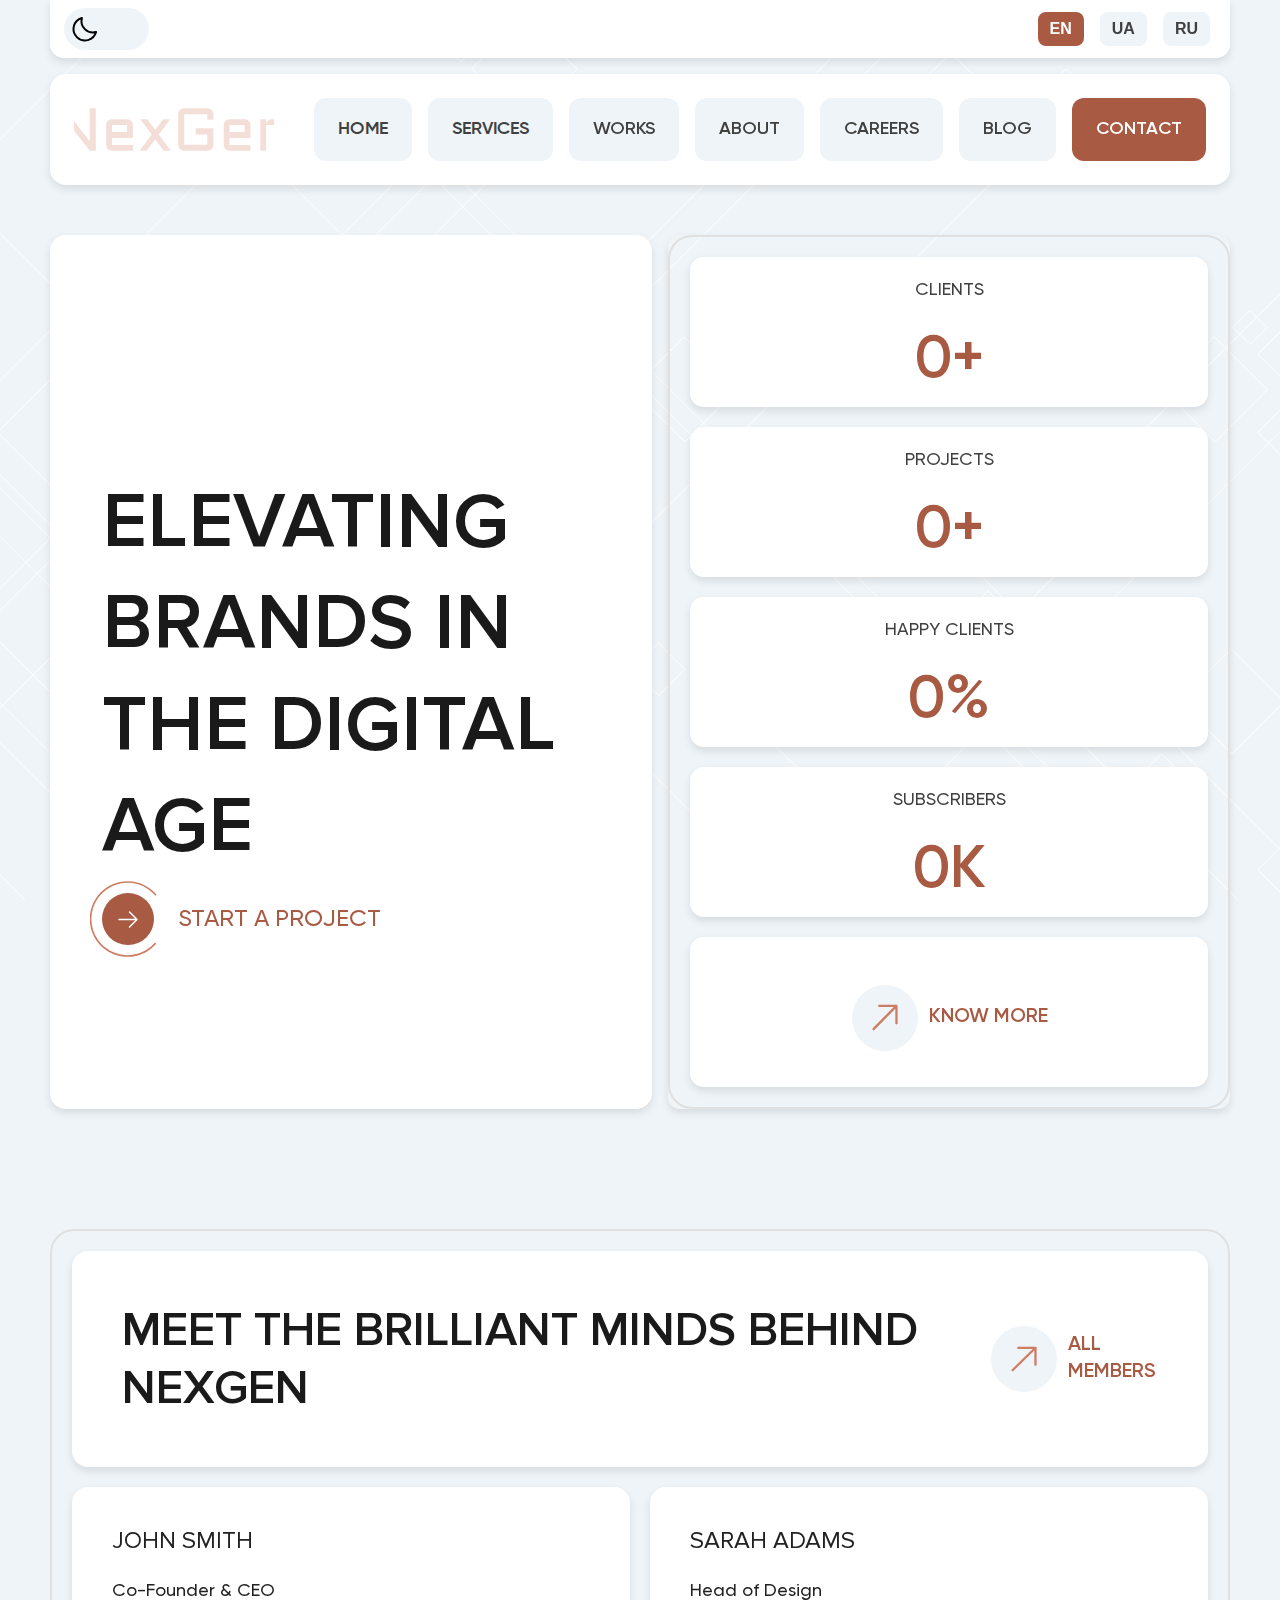
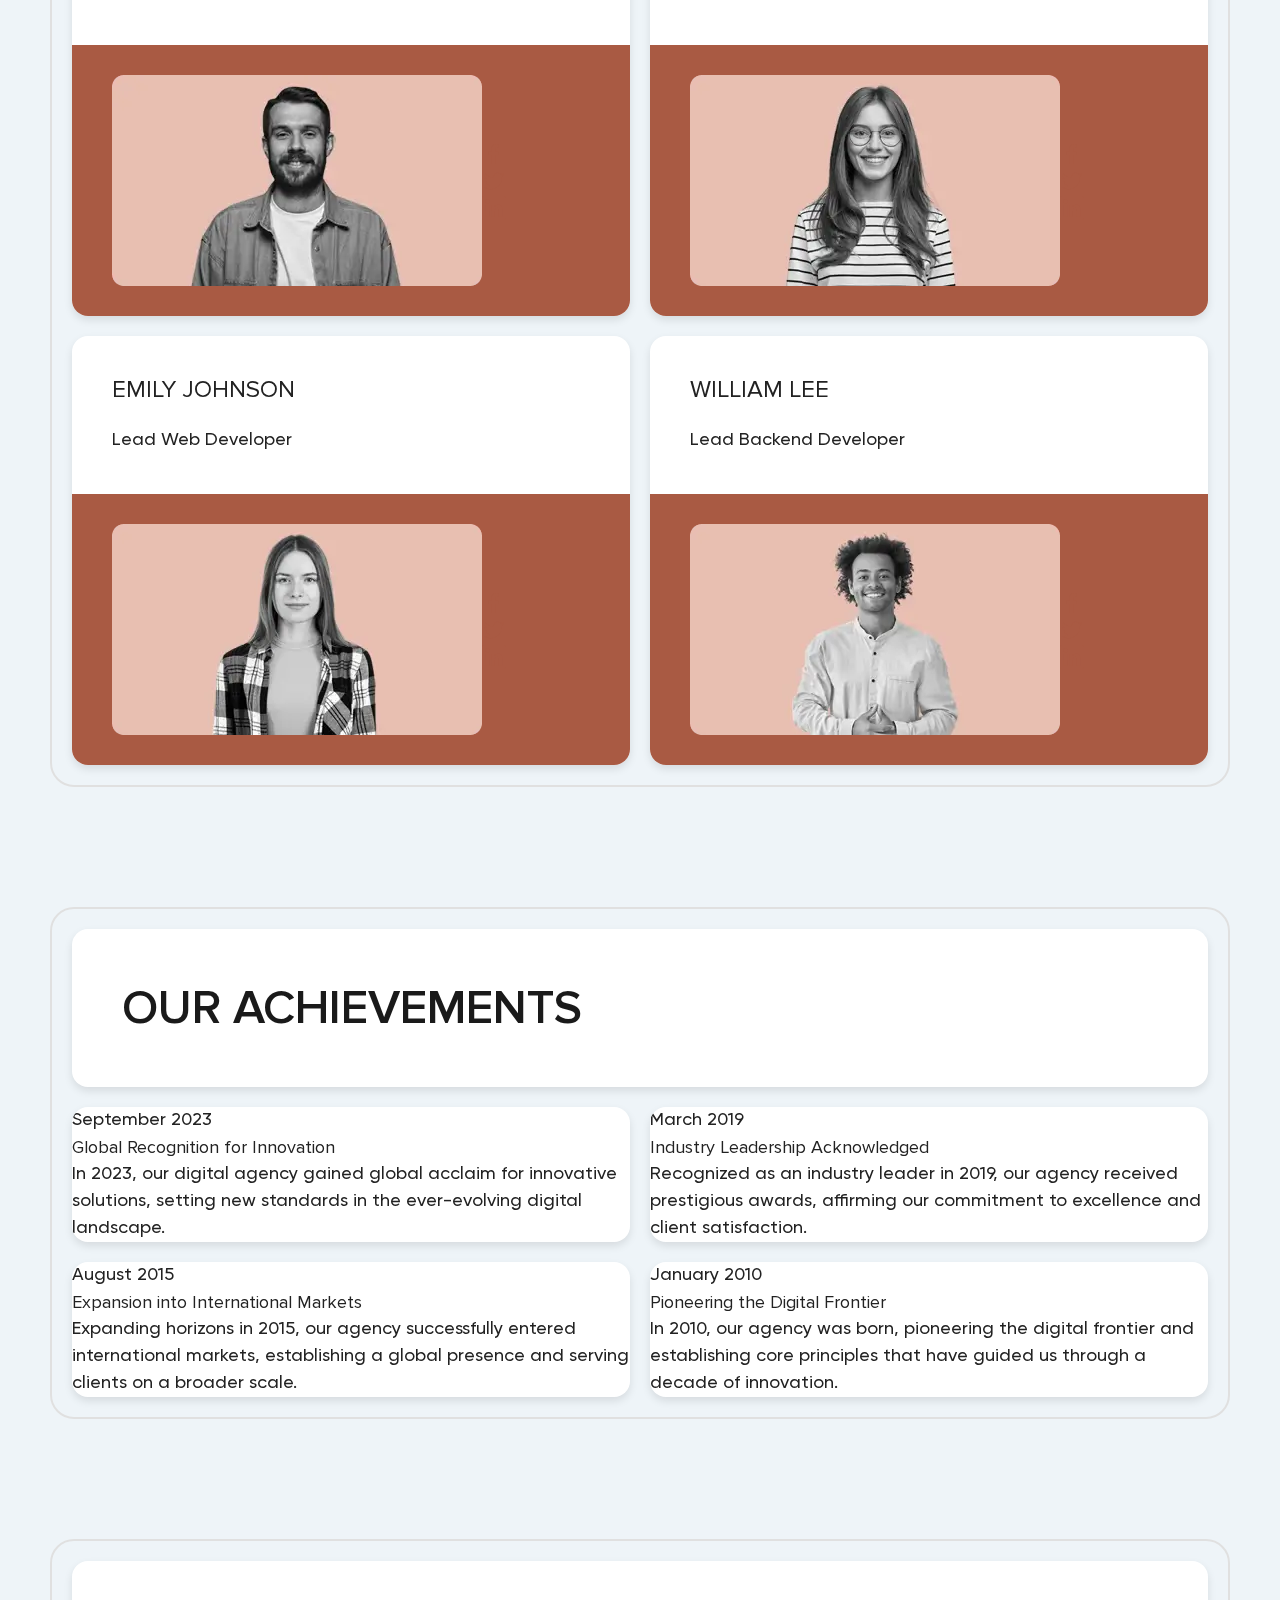
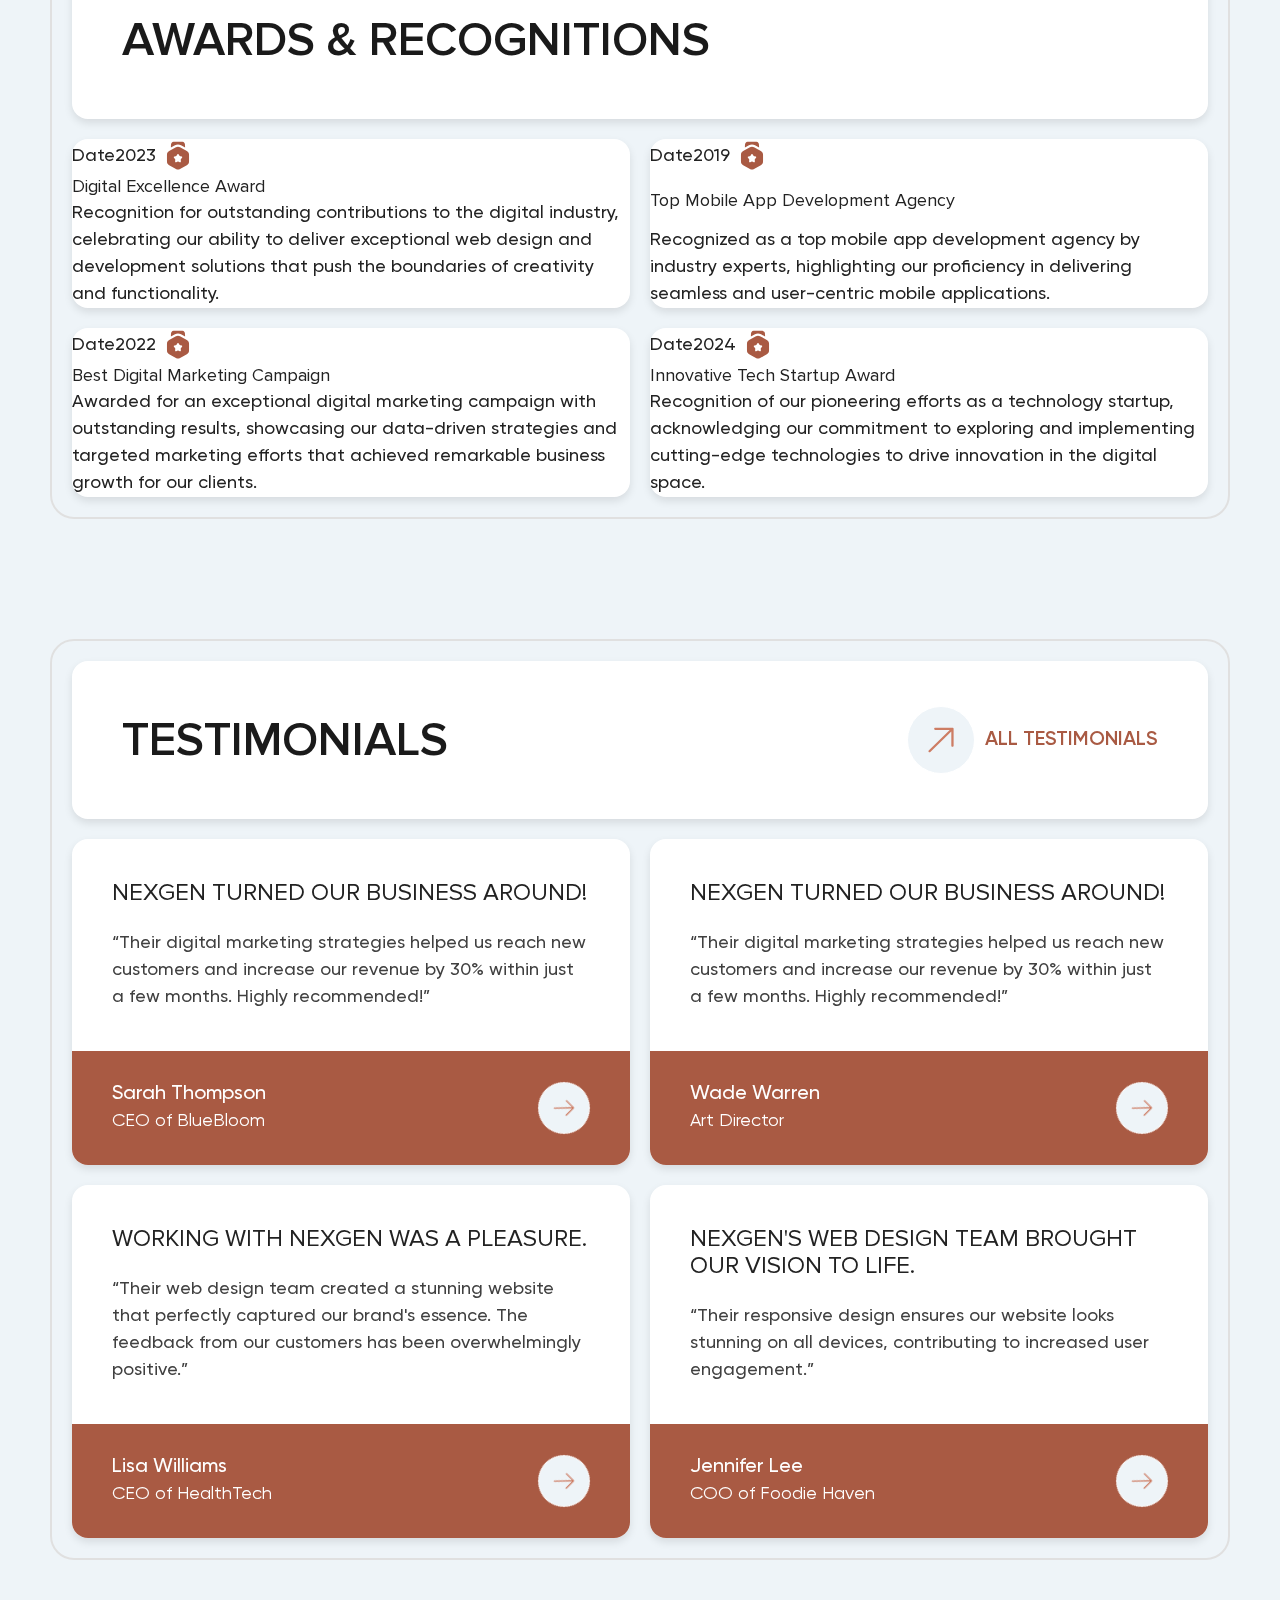
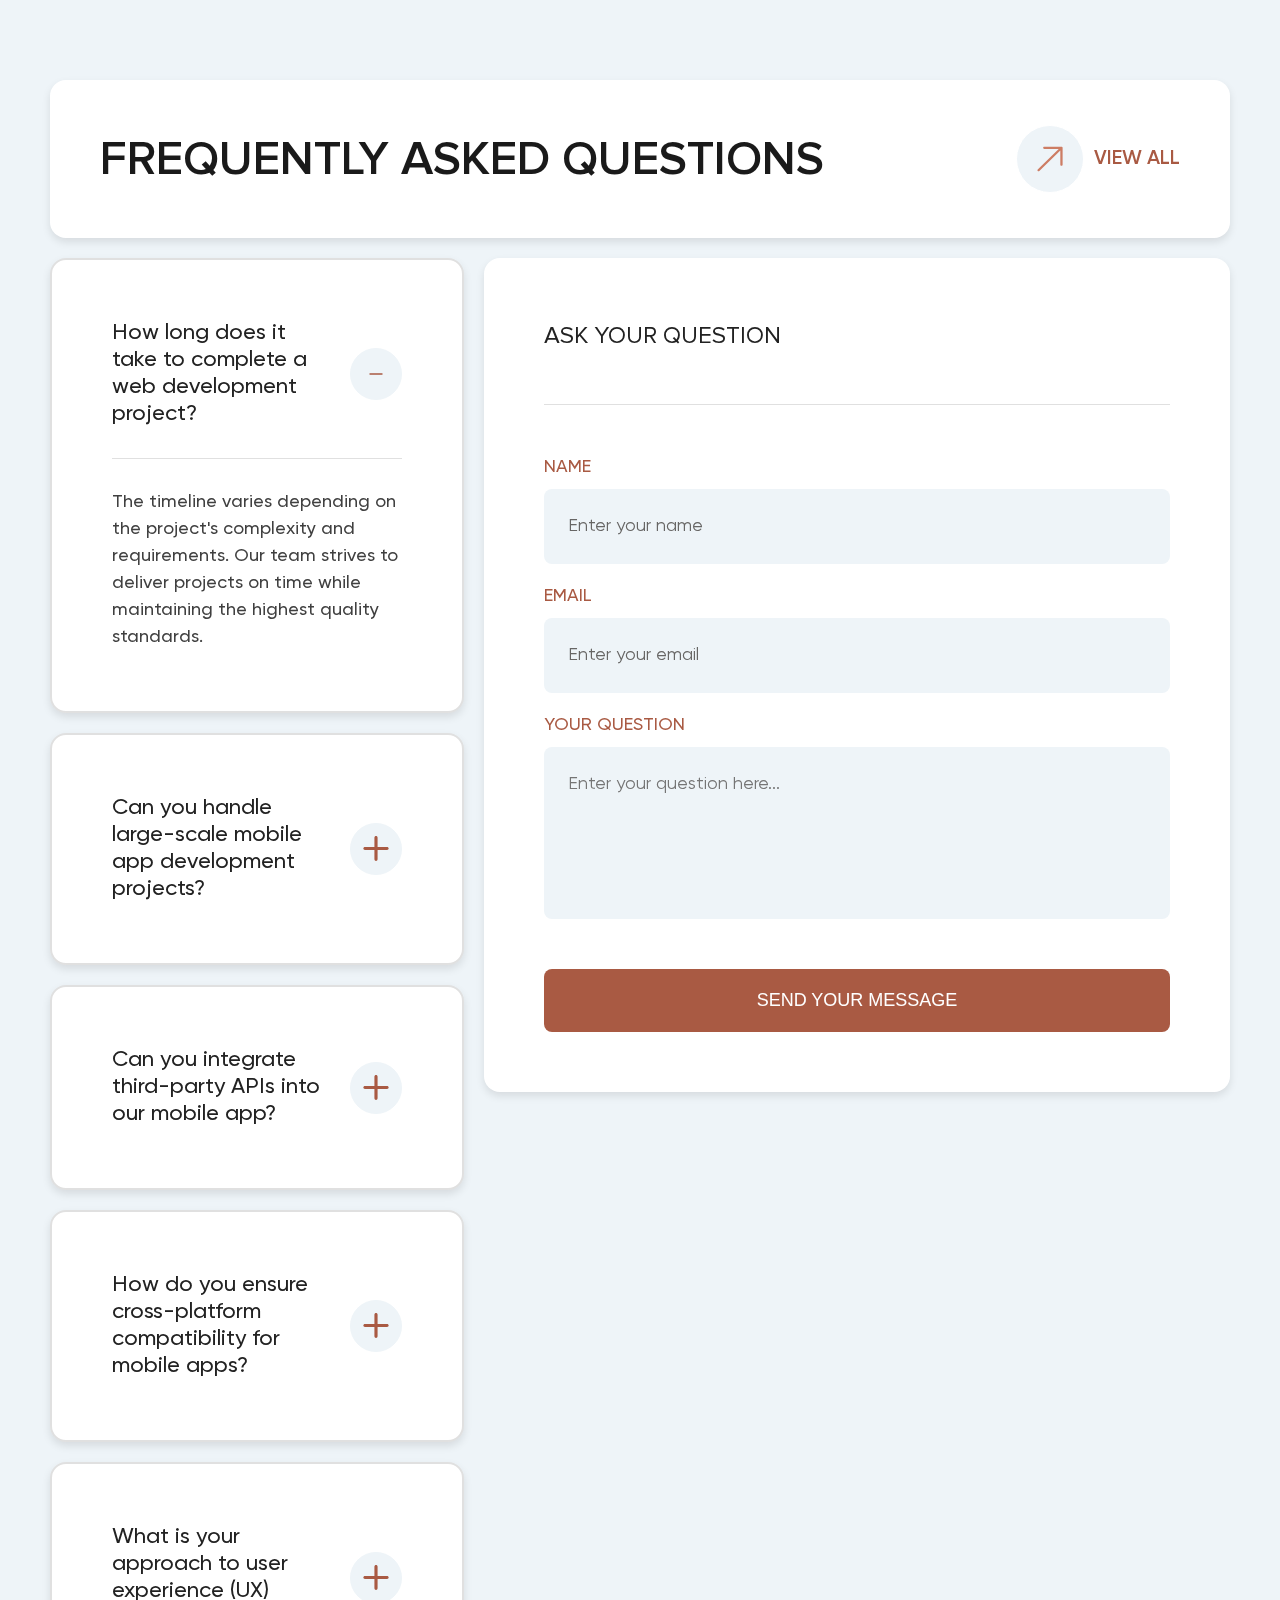
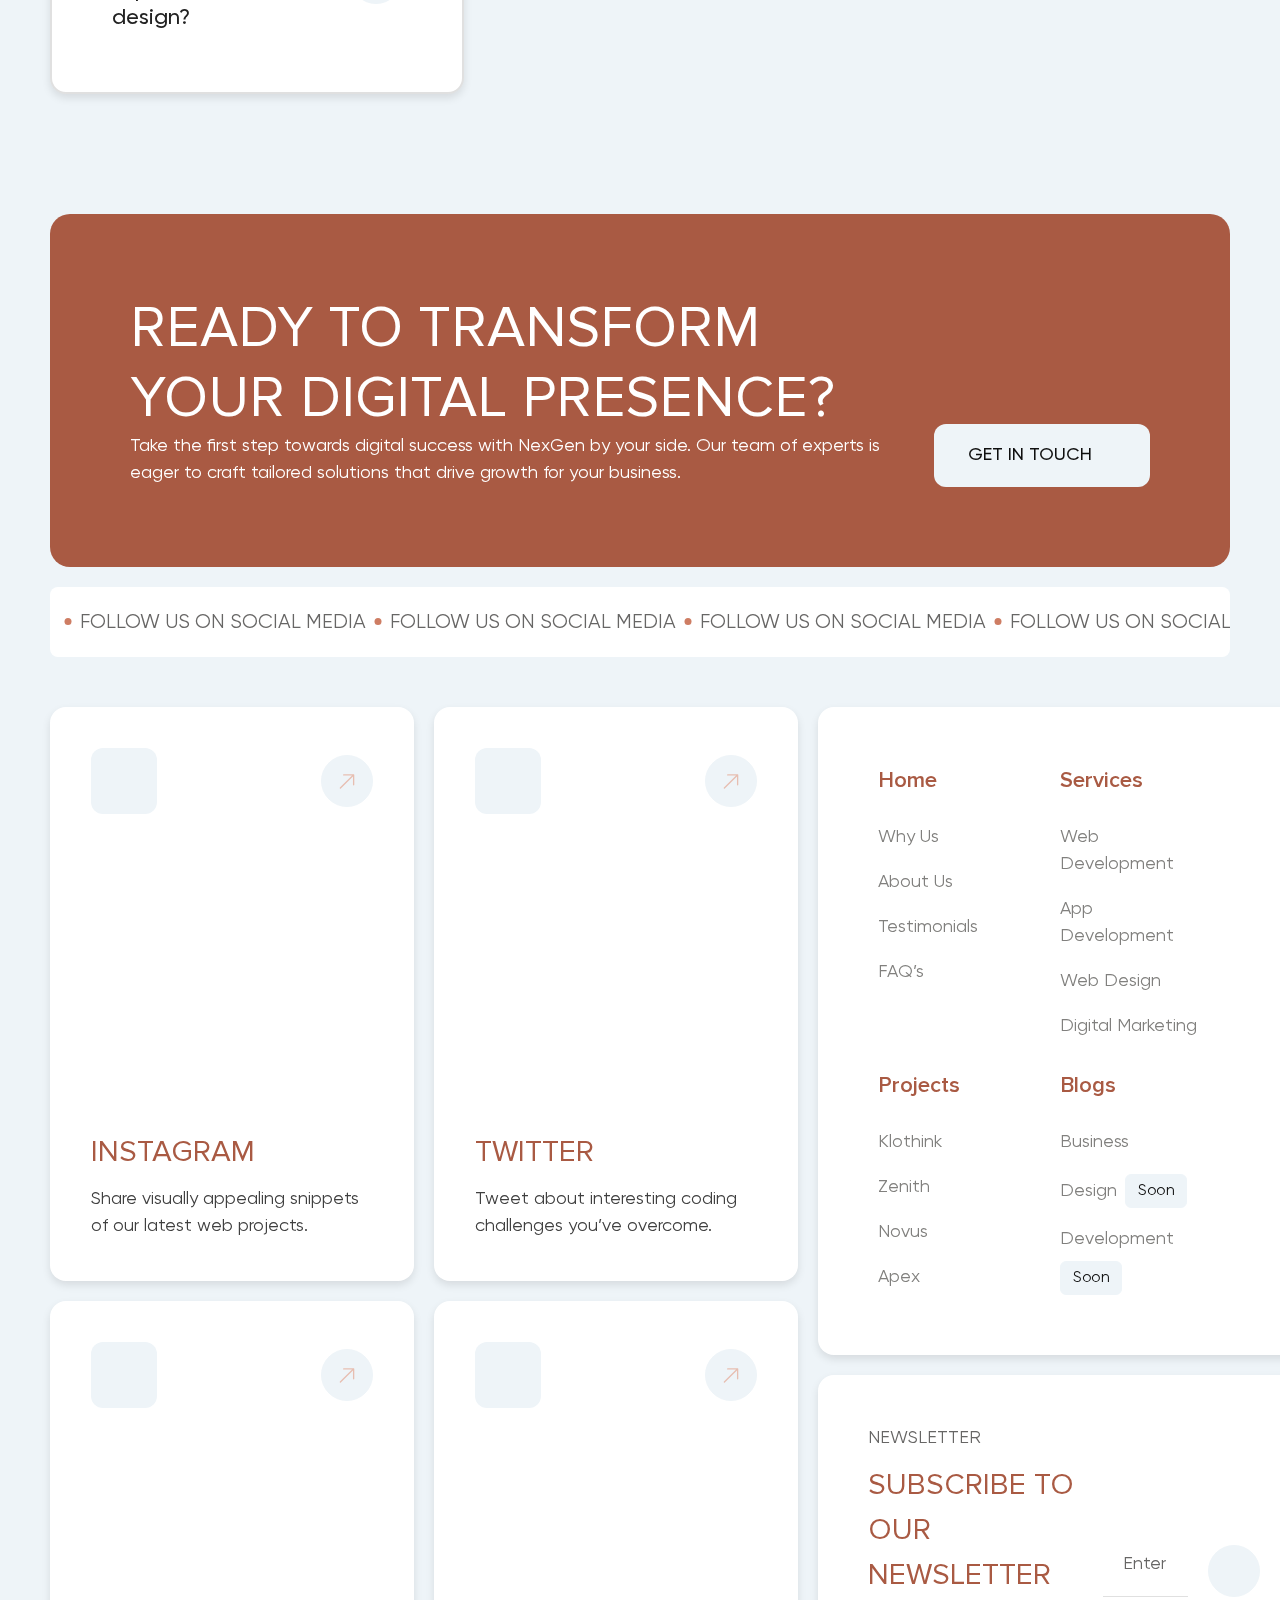
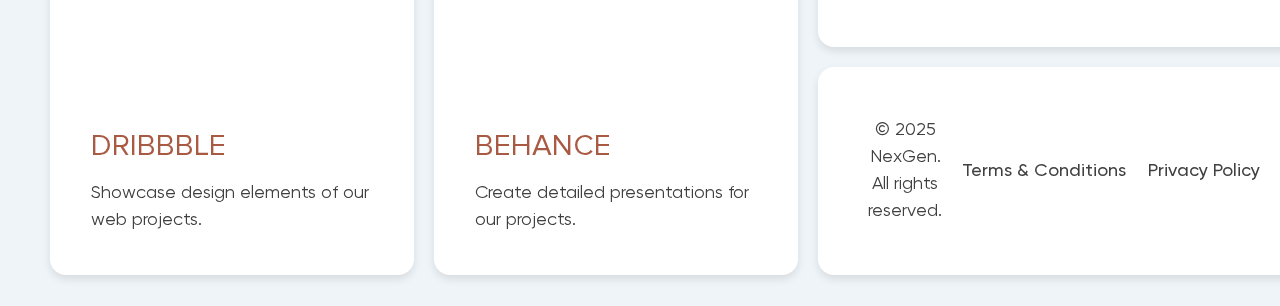
<file: about.html>
<!DOCTYPE html>
<html lang="en">

<head>
    <meta charset="UTF-8">
    <meta name="viewport" content="width=device-width, initial-scale=1.0">
    <!-- Основное описание для поиска -->
    <meta name="description"
        content="NexGen provides cutting-edge digital solutions to help your business thrive in the digital landscape.">
    <meta name="robots" content="index, follow">
    <meta name="author" content="NexGen">

    <!-- Open Graph для соцсетей -->
    <meta property="og:title" content="NexGen — Digital Solutions for Your Business">
    <meta property="og:description"
        content="NexGen provides cutting-edge digital solutions to help your business thrive in the digital landscape.">
    <meta property="og:url" content="https://yourdomain.com/">
    <meta property="og:image" content="https://yourdomain.com/images/og-image.jpg">
    <meta property="og:type" content="website">

    <!-- Twitter Card -->
    <meta name="twitter:card" content="summary_large_image">
    <meta name="twitter:title" content="NexGen — Digital Solutions for Your Business">
    <meta name="twitter:description"
        content="NexGen provides cutting-edge digital solutions to help your business thrive in the digital landscape.">
    <meta name="twitter:image" content="https://yourdomain.com/images/og-image.jpg">

    <!-- Канонический URL и альтернативные языки -->
    <link rel="canonical" href="https://yourdomain.com/">
    <link rel="alternate" href="https://yourdomain.com/" hreflang="en">
    <link rel="alternate" href="https://yourdomain.com/ru/" hreflang="ru">
    <link rel="alternate" href="https://yourdomain.com/ua/" hreflang="uk">

    <!-- Ваши стили -->
    <link rel="stylesheet" href="style/reset.css" media="print" onload="this.media='all'">
    <link rel="stylesheet" href="style/style.css">

    <!-- JSON-LD для организации и страницы -->
    <script type="application/ld+json">
  {
    "@context": "https://schema.org",
    "@type": "Organization",
    "name": "NexGen",
    "url": "https://yourdomain.com/",
    "logo": "https://yourdomain.com/images/Logo.svg",
    "sameAs": [
      "https://www.instagram.com/yourprofile",
      "https://twitter.com/yourprofile",
      "https://www.linkedin.com/company/yourprofile"
    ]
  }
  </script>
    <script type="application/ld+json">
  {
    "@context": "https://schema.org",
    "@type": "WebPage",
    "headline": "Digital Solutions for Your Business",
    "description": "NexGen provides cutting-edge digital solutions to help your business thrive in the digital landscape.",
    "url": "https://yourdomain.com/"
  }
  </script>

    <link rel="icon" href="images/favicon.svg" type="image/x-icon">
    <title>NexGen — Services Page</title>
</head>

<body>


    <!-- ==== HEADER ==== -->
    <div class="language-switcher container" role="region" aria-label="Language selection">
        <div class="theme-switcher">
            <button id="switchTheme" class="theme-toggle" aria-pressed="false" aria-label="Toggle theme"
                aria-live="polite"></button>
        </div>
        <button id="languageToggle" class="language-toggle" aria-label="Select Language" aria-expanded="false">
            <span class="language-option links" id="en">EN</span>
            <span class="language-option links" id="ua">UA</span>
            <span class="language-option links" id="ru">RU</span>
        </button>
    </div>

    <header class="container wrapper">
        <div class="logo">
            <a href="/" aria-label="Go to homepage">
                <img width="205" height="60" src="images/Logo.svg" alt="NexGen logo" loading="lazy">
            </a>
        </div>
        <nav class="navbar" aria-label="Main menu">
            <ul class="desktop-menu">
                <li><a href="/" aria-label="Home" class="links">Home</a></li>
                <li><a href="services.html" aria-label="Services" class="links">Services</a></li>
                <li><a href="works.html" aria-label="Works" class="links">Works</a></li>
                <li><a href="about.html" aria-label="About" class="links">About</a></li>
                <li><a href="careers.html" aria-label="Careers" class="links">Careers</a></li>
                <li><a href="blog.html" aria-label="Blog" class="links">Blog</a></li>
                <li class="active"><a href="contact.html" class="contact-btn links" aria-label="Contact us">Contact</a>
                </li>
            </ul>
        </nav>
        <div class="mobile-menu">
            <button class="burger" aria-label="Open menu" onclick="toggleMobileMenu()" aria-expanded="false">
                <span class="burger-line"></span>
                <span class="burger-line"></span>
                <span class="burger-line"></span>
            </button>
        </div>
        <nav class="mobile-links" aria-hidden="true" role="menu">
            <ul>
                <li><a href="/" role="menuitem">Home</a></li>
                <li><a href="services.html" role="menuitem">Services</a></li>
                <li><a href="works.html" role="menuitem">Works</a></li>
                <li><a href="about.html" role="menuitem">About</a></li>
                <li><a href="careers.html" role="menuitem">Careers</a></li>
                <li><a href="blog.html" role="menuitem">Blog</a></li>
                <li><a href="contact.html" role="menuitem">Contact</a></li>
            </ul>
        </nav>
    </header>

    <main>
        <section class="hero wrapper" aria-labelledby="hero-title">
            <div class="hero__container">
                <div class="hero__content container">
                    <h1 id="hero-title" class="heading-primary">
                        Elevating Brands in the Digital Age
                    </h1>

                    <a href="contact.html" class="hero__button hero__button--primary" aria-label="Start a project">
                        <span><img src="images/link-arrow.svg" alt="" aria-hidden="true" width="24" height="25"></span>
                        Start a Project
                    </a>
                </div>

                <div class="hero__visual services-hero__visual">
                    <!-- Hero stats -->
                    <ul class="hero__stats border-light" aria-label="Our achievements">
                        <li class="hero__stats-item container">
                            <span class="hero__stats-label">Clients</span>
                            <span class="hero__stats-value" data-target="200" aria-live="polite">0</span>
                        </li>
                        <li class="hero__stats-item container">
                            <span class="hero__stats-label">Projects</span>
                            <span class="hero__stats-value" data-target="280" aria-live="polite">0</span>
                        </li>
                        <li class="hero__stats-item container">
                            <span class="hero__stats-label">Happy Clients</span>
                            <span class="hero__stats-value" data-target="100" aria-live="polite">0</span>
                        </li>
                        <li class="hero__stats-item container">
                            <span class="hero__stats-label">Subscribers</span>
                            <span class="hero__stats-value" data-target="420" aria-live="polite">0</span>
                        </li>
                        <li class="hero__stats-item container hero__stats-item--action">
                            <a href="about.html" class="hero__stats-link"
                                aria-label="Learn more about our achievements in web development">
                                <span><img src="images/hero__stats-item.svg" alt="" width="29" height="28"></span>
                                Know More
                            </a>
                        </li>
                    </ul>
                </div>
            </div>
        </section>

        <section class="testimonials border-light wrapper meet-section" aria-labelledby="meet-title">
            <div class="testimonials__header container">
                <h2 id="meet-title" class="section__title heading-secondary">Meet the brilliant minds behind NexGen</h2>
                <a href="/" class="hero__stats-link" aria-label="View all testimonials">
                    <span class="works__link-text">
                        <img src="images/hero__stats-item.svg" alt="Arrow icon" aria-hidden="true" width="16"
                            height="16" loading="lazy">
                    </span>
                    ALL Members
                </a>
            </div>
            <div class="testimonials__grid">
                <article class="testimonial container">
                    <div class="testimonial__header">
                        <h3 class="meet-section__title">John Smith</h3>
                        <span class="meet-section__position">Co-Founder & CEO</span>
                    </div>

                    <div class="testimonial__footer">
                        <picture>
                            <source type="image/webp" srcset="images/meet1.webp">
                            <img src="images/meet1.png" width="370" height="211"
                                alt="Screenshot of EstateIn real estate project" loading="lazy">
                        </picture>
                        <ul class="meet-section__list">
                            <li class="meet-section__item">
                                <a href="/" class="meet-section__link">
                                    <img width="24" height="24" src="images/social1.svg" alt="icon">
                                </a>
                            </li>
                            <li class="meet-section__item">
                                <a href="/" class="meet-section__link">
                                    <img width="24" height="24" src="images/social2.svg" alt="icon">
                                </a>
                            </li>
                            <li class="meet-section__item">
                                <a href="/" class="meet-section__link">
                                    <img width="24" height="24" src="images/social3.svg" alt="icon">
                                </a>
                            </li>
                        </ul>
                    </div>
                </article>

                <article class="testimonial container">
                    <div class="testimonial__header">
                        <h3 class="meet-section__title">Sarah Adams</h3>
                        <span class="meet-section__position">Head of Design</span>
                    </div>

                    <div class="testimonial__footer">
                        <picture>
                            <source type="image/webp" srcset="images/meet2.webp">
                            <img src="images/meet2.png" width="370" height="211"
                                alt="Screenshot of EstateIn real estate project" loading="lazy">
                        </picture>
                        <ul class="meet-section__list">
                            <li class="meet-section__item">
                                <a href="/" class="meet-section__link">
                                    <img width="24" height="24" src="images/social1.svg" alt="icon">
                                </a>
                            </li>
                            <li class="meet-section__item">
                                <a href="/" class="meet-section__link">
                                    <img width="24" height="24" src="images/social2.svg" alt="icon">
                                </a>
                            </li>
                            <li class="meet-section__item">
                                <a href="/" class="meet-section__link">
                                    <img width="24" height="24" src="images/social3.svg" alt="icon">
                                </a>
                            </li>
                        </ul>
                    </div>
                </article>

                <article class="testimonial container">
                    <div class="testimonial__header">
                        <h3 class="meet-section__title">Emily Johnson</h3>
                        <span class="meet-section__position">Lead Web Developer</span>
                    </div>

                    <div class="testimonial__footer">
                        <picture>
                            <source type="image/webp" srcset="images/meet3.webp">
                            <img src="images/meet3.png" width="370" height="211"
                                alt="Screenshot of EstateIn real estate project" loading="lazy">
                        </picture>
                        <ul class="meet-section__list">
                            <li class="meet-section__item">
                                <a href="/" class="meet-section__link">
                                    <img width="24" height="24" src="images/social1.svg" alt="icon">
                                </a>
                            </li>
                            <li class="meet-section__item">
                                <a href="/" class="meet-section__link">
                                    <img width="24" height="24" src="images/social2.svg" alt="icon">
                                </a>
                            </li>
                            <li class="meet-section__item">
                                <a href="/" class="meet-section__link">
                                    <img width="24" height="24" src="images/social3.svg" alt="icon">
                                </a>
                            </li>
                        </ul>
                    </div>
                </article>

                <article class="testimonial container">
                    <div class="testimonial__header">
                        <h3 class="meet-section__title">William Lee</h3>
                        <span class="meet-section__position">Lead Backend Developer</span>
                    </div>

                    <div class="testimonial__footer">
                        <picture>
                            <source type="image/webp" srcset="images/meet4.webp">
                            <img src="images/meet4.png" width="370" height="211"
                                alt="Screenshot of EstateIn real estate project" loading="lazy">
                        </picture>
                        <ul class="meet-section__list">
                            <li class="meet-section__item">
                                <a href="/" class="meet-section__link">
                                    <img width="24" height="24" src="images/social1.svg" alt="icon">
                                </a>
                            </li>
                            <li class="meet-section__item">
                                <a href="/" class="meet-section__link">
                                    <img width="24" height="24" src="images/social2.svg" alt="icon">
                                </a>
                            </li>
                            <li class="meet-section__item">
                                <a href="/" class="meet-section__link">
                                    <img width="24" height="24" src="images/social3.svg" alt="icon">
                                </a>
                            </li>
                        </ul>
                    </div>
                </article>
            </div>

            <a href="/works" class="works__link-mob container hero__stats-link" aria-label="View all testimonials">
                <span class="works__link-text">
                    <img src="images/arrow-bottom.svg" alt="Arrow icon" aria-hidden="true" width="20" height="20"
                        loading="lazy">
                </span>
                ALL Members
            </a>
        </section>

        <section class="testimonials border-light wrapper achievements-section" aria-labelledby="achievements-title">
            <div class="testimonials__header container">
                <h2 id="achievements-title" class="section__title heading-secondary">Our Achievements</h2>
            </div>
            <div class="testimonials__grid">
                <article class="testimonial container achievements__article">
                    <time datetime="2023-09">September 2023</time>
                    <h3>Global Recognition for Innovation</h3>
                    <p>In 2023, our digital agency gained global acclaim for innovative solutions, setting new standards
                        in the ever-evolving digital landscape.</p>
                </article>

                <article class="testimonial container achievements__article">
                    <time datetime="2023-09">March 2019</time>
                    <h3>Industry Leadership Acknowledged</h3>
                    <p>Recognized as an industry leader in 2019, our agency received prestigious awards, affirming our
                        commitment to excellence and client satisfaction.</p>
                </article>

                <article class="testimonial container achievements__article">
                    <time datetime="2023-09">August 2015</time>
                    <h3>Expansion into International Markets</h3>
                    <p>Expanding horizons in 2015, our agency successfully entered international markets, establishing a
                        global presence and serving clients on a broader scale.</p>
                </article>

                <article class="testimonial container achievements__article">
                    <time datetime="2023-09">January 2010</time>
                    <h3>Pioneering the Digital Frontier</h3>
                    <p>In 2010, our agency was born, pioneering the digital frontier and establishing core principles
                        that have guided us through a decade of innovation.</p>
                </article>
            </div>
        </section>

        <section class="testimonials border-light wrapper awards-section" aria-labelledby="awards-title">
            <div class="testimonials__header container">
                <h2 id="awards-title" class="section__title heading-secondary">Awards & Recognitions</h2>
            </div>
            <div class="testimonials__grid">
                <article class="testimonial container awards__article">
                    <div class="awards__article--box">
                        <span class="awards__article--date">Date<time datetime="2023-09">2023</time></span>
                        <span class="awards__article--boxs">
                            <img width="34" height="34" src="images/star-icon.svg" alt="icon">
                        </span>
                    </div>
                    <h3>Digital Excellence Award</h3>
                    <p>Recognition for outstanding contributions to the digital industry, celebrating our ability to
                        deliver exceptional web design and development solutions that push the boundaries of creativity
                        and functionality.</p>
                </article>

                <article class="testimonial container awards__article">
                    <div class="awards__article--box">
                        <span class="awards__article--date">Date<time datetime="2023-09">2019</time></span>
                        <span class="awards__article--boxs">
                            <img width="34" height="34" src="images/star-icon.svg" alt="icon">
                        </span>
                    </div>
                    <h3>Top Mobile App Development Agency</h3>
                    <p>Recognized as a top mobile app development agency by industry experts, highlighting our proficiency in delivering seamless and user-centric mobile applications.</p>
                </article>

                <article class="testimonial container awards__article">
                    <div class="awards__article--box">
                        <span class="awards__article--date">Date<time datetime="2023-09">2022</time></span>
                        <span class="awards__article--boxs">
                            <img width="34" height="34" src="images/star-icon.svg" alt="icon">
                        </span>
                    </div>
                    <h3>Best Digital Marketing Campaign</h3>
                    <p>Awarded for an exceptional digital marketing campaign with outstanding results, showcasing our data-driven strategies and targeted marketing efforts that achieved remarkable business growth for our clients.</p>
                </article>

                <article class="testimonial container awards__article">
                    <div class="awards__article--box">
                        <span class="awards__article--date">Date<time datetime="2023-09">2024</time></span>
                        <span class="awards__article--boxs">
                            <img width="34" height="34" src="images/star-icon.svg" alt="icon">
                        </span>
                    </div>
                    <h3>Innovative Tech Startup Award</h3>
                    <p>Recognition of our pioneering efforts as a technology startup, acknowledging our commitment to exploring and implementing cutting-edge technologies to drive innovation in the digital space.</p>
                </article>
            </div>
        </section>

        <section id="testimonials" class="testimonials border-light wrapper" aria-labelledby="testimonials-title">
            <div class="testimonials__header container">
                <h2 id="testimonials-title" class="section__title heading-secondary">Testimonials</h2>
                <a href="/" class="hero__stats-link" aria-label="View all testimonials">
                    <span class="works__link-text">
                        <img src="images/hero__stats-item.svg" alt="Arrow icon" aria-hidden="true" width="16"
                            height="16" loading="lazy">
                    </span>
                    ALL Testimonials
                </a>
            </div>
            <div class="testimonials__grid">
                <article class="testimonial container" itemscope itemtype="https://schema.org/Review"
                    aria-labelledby="testimonial1-title">
                    <div class="testimonial__header">
                        <h3 id="testimonial1-title">NexGen turned our business around!</h3>
                        <blockquote class="testimonial__quote" itemprop="reviewBody">
                            “Their digital marketing strategies helped us reach new customers and increase our revenue
                            by 30% within just a few months. Highly recommended!”
                        </blockquote>
                    </div>

                    <div class="testimonial__footer">
                        <img src="images/testimonial__photo1.png" alt="Photo of Sarah Thompson, CEO of BlueBloom"
                            class="testimonial__photo" width="60" height="60" loading="lazy" aria-hidden="true">
                        <div class="testimonial__author" itemprop="author" itemscope
                            itemtype="https://schema.org/Person">
                            <span class="testimonial__author-name">Sarah Thompson</span>
                            <span class="testimonial__author-role" itemprop="jobTitle">CEO of BlueBloom</span>
                        </div>
                        <a href="/" class="testimonial__details hero__stats-link"
                            aria-label="Read full testimonial by Sarah Thompson">
                            <span class="works__link-text">
                                <img src="images/hero__stats-item.svg" alt="Arrow icon" aria-hidden="true" width="16"
                                    height="16" loading="lazy">
                            </span>
                        </a>
                    </div>
                </article>

                <article class="testimonial container" itemscope itemtype="https://schema.org/Review"
                    aria-labelledby="testimonial2-title">
                    <div class="testimonial__header">
                        <h3 id="testimonial2-title">NexGen turned our business around!</h3>
                        <blockquote class="testimonial__quote" itemprop="reviewBody">
                            “Their digital marketing strategies helped us reach new customers and increase our revenue
                            by 30% within just a few months. Highly recommended!”
                        </blockquote>
                    </div>

                    <div class="testimonial__footer">
                        <img src="images/testimonial__photo2.png" alt="Photo of Wade Warren, Art Director"
                            class="testimonial__photo" width="60" height="60" loading="lazy" aria-hidden="true">
                        <div class="testimonial__author" itemprop="author" itemscope
                            itemtype="https://schema.org/Person">
                            <span class="testimonial__author-name">Wade Warren</span>
                            <span class="testimonial__author-role" itemprop="jobTitle">Art Director</span>
                        </div>
                        <a href="/" class="testimonial__details hero__stats-link"
                            aria-label="Read full testimonial by Wade Warren">
                            <span class="works__link-text">
                                <img src="images/hero__stats-item.svg" alt="Arrow icon" aria-hidden="true" width="16"
                                    height="16" loading="lazy">
                            </span>
                        </a>
                    </div>
                </article>

                <article class="testimonial container" itemscope itemtype="https://schema.org/Review"
                    aria-labelledby="testimonial3-title">
                    <div class="testimonial__header">
                        <h3 id="testimonial3-title">Working with NexGen was a pleasure.</h3>
                        <blockquote class="testimonial__quote" itemprop="reviewBody">
                            “Their web design team created a stunning website that perfectly captured our brand's
                            essence. The feedback from our customers has been overwhelmingly positive.”
                        </blockquote>
                    </div>

                    <div class="testimonial__footer">
                        <img src="images/testimonial__photo3.png" alt="Photo of Lisa Williams, CEO Of HealthTech"
                            class="testimonial__photo" width="60" height="60" loading="lazy" aria-hidden="true">
                        <div class="testimonial__author" itemprop="author" itemscope
                            itemtype="https://schema.org/Person">
                            <span class="testimonial__author-name">Lisa Williams</span>
                            <span class="testimonial__author-role" itemprop="jobTitle">CEO of HealthTech</span>
                        </div>
                        <a href="/" class="testimonial__details hero__stats-link"
                            aria-label="Read full testimonial by Lisa Williams">
                            <span class="works__link-text">
                                <img src="images/hero__stats-item.svg" alt="Arrow icon" aria-hidden="true" width="16"
                                    height="16" loading="lazy">
                            </span>
                        </a>
                    </div>
                </article>

                <article class="testimonial container" itemscope itemtype="https://schema.org/Review"
                    aria-labelledby="testimonial4-title">
                    <div class="testimonial__header">
                        <h3 id="testimonial4-title">NexGen's web design team brought our vision to life.</h3>
                        <blockquote class="testimonial__quote" itemprop="reviewBody">
                            “Their responsive design ensures our website looks stunning on all devices, contributing to
                            increased user engagement.”
                        </blockquote>
                    </div>

                    <div class="testimonial__footer">
                        <img src="images/testimonial__photo4.png" alt="Photo of Jennifer Lee, COO of Foodie Haven"
                            class="testimonial__photo" width="60" height="60" loading="lazy" aria-hidden="true">
                        <div class="testimonial__author" itemprop="author" itemscope
                            itemtype="https://schema.org/Person">
                            <span class="testimonial__author-name">Jennifer Lee</span>
                            <span class="testimonial__author-role" itemprop="jobTitle">COO of Foodie Haven</span>
                        </div>
                        <a href="/" class="testimonial__details hero__stats-link"
                            aria-label="Read full testimonial by Jennifer Lee">
                            <span class="works__link-text">
                                <img src="images/hero__stats-item.svg" alt="Arrow icon" aria-hidden="true" width="16"
                                    height="16" loading="lazy">
                            </span>
                        </a>
                    </div>
                </article>
            </div>

            <a href="/works" class="works__link-mob container hero__stats-link" aria-label="View all testimonials">
                <span class="works__link-text">
                    <img src="images/arrow-bottom.svg" alt="Arrow icon" aria-hidden="true" width="20" height="20"
                        loading="lazy">
                </span>
                ALL Testimonials
            </a>
        </section>

        <section id="faq" class="faq wrapper" aria-labelledby="faq-title">
            <div class="faq__header container">
                <h2 id="faq-title" class="section__title heading-secondary">Frequently Asked Questions</h2>
                <a href="/" class="works__link hero__stats-link" aria-label="View all FAQ">
                    <span class="works__link-text">
                        <img src="images/hero__stats-item.svg" alt="Arrow icon" aria-hidden="true" width="16"
                            height="16" loading="lazy">
                    </span>
                    View All
                </a>
            </div>
            <div class="faq__box">
                <div class="faq__list">
                    <details class="faq__item container border-light" open aria-expanded="true"
                        aria-labelledby="faq1-title">
                        <summary id="faq1-title" class="faq__question">How long does it take to complete a web
                            development project?</summary>
                        <p class="faq__answer">The timeline varies depending on the project's complexity and
                            requirements. Our team strives to deliver projects on time while maintaining the highest
                            quality standards.</p>
                    </details>
                    <details class="faq__item container border-light" aria-expanded="false"
                        aria-labelledby="faq2-title">
                        <summary id="faq2-title" class="faq__question">Can you handle large-scale mobile app development
                            projects?</summary>
                        <p class="faq__answer">Yes, we have extensive experience in building scalable mobile
                            applications for enterprises and startups alike.</p>
                    </details>
                    <details class="faq__item container border-light" aria-expanded="false"
                        aria-labelledby="faq3-title">
                        <summary id="faq3-title" class="faq__question">Can you integrate third-party APIs into our
                            mobile app?</summary>
                        <p class="faq__answer">Absolutely. We specialize in integrating RESTful and GraphQL APIs to
                            enrich your mobile app's functionality.</p>
                    </details>
                    <details class="faq__item container border-light" aria-expanded="false"
                        aria-labelledby="faq4-title">
                        <summary id="faq4-title" class="faq__question">How do you ensure cross-platform compatibility
                            for mobile apps?</summary>
                        <p class="faq__answer">We leverage React Native and Flutter to build apps that provide
                            native-like performance across iOS and Android devices.</p>
                    </details>
                    <details class="faq__item container border-light" aria-expanded="false"
                        aria-labelledby="faq5-title">
                        <summary id="faq5-title" class="faq__question">What is your approach to user experience (UX)
                            design?</summary>
                        <p class="faq__answer">Our UX process involves user research, wireframing, prototyping, and
                            iterative testing to ensure intuitive and user-centric designs.</p>
                    </details>
                </div>

                <aside class="faq__form container">
                    <h3 id="faq-form-title" class="faq__form-title">Ask Your Question</h3>
                    <form action="/contact" method="post" class="faq__form-fields" aria-labelledby="faq-form-title">
                        <label for="faq-name" class="faq__label">Name</label>
                        <input type="text" id="faq-name" name="name" class="faq__input" placeholder="Enter your name"
                            required>

                        <label for="faq-email" class="faq__label">Email</label>
                        <input type="email" id="faq-email" name="email" class="faq__input"
                            placeholder="Enter your email" required>

                        <label for="faq-question" class="faq__label">Your Question</label>
                        <textarea id="faq-question" name="question" class="faq__textarea" rows="4"
                            placeholder="Enter your question here..." required></textarea>

                        <button type="submit" class="btn btn--primary faq__submit buttons"
                            aria-label="Send your message"><span class="buttons-text">Send
                                your message</span></button>
                    </form>
                </aside>
            </div>
        </section>


        <section id="cta" class="cta wrapper" aria-labelledby="cta-title">
            <div class="cta-banner">
                <div class="cta-banner__box">
                    <h2 id="cta-title" class="section__title">Ready to Transform Your Digital Presence?</h2>
                    <p class="cta__text">Take the first step towards digital success with NexGen by your side. Our team
                        of experts is eager to craft tailored solutions that drive growth for your business.</p>
                </div>
                <a href="#contact" class="cta__btn btn btn--secondary links"
                    aria-label="Get in touch with us for digital solutions">
                    <span class="cta__btn-text">Get in Touch</span>
                    <img src="images/link-arrow-top.svg" alt="Right arrow icon" class="cta__btn-icon" width="16"
                        height="16" loading="lazy" aria-hidden="true">
                </a>
            </div>
            <div class="cta-services">
                <div class="hero__services-slider hero__services-marquee">
                    <div class="hero__services-wrapper hero__service-list">
                        <span class="hero__service hero__service">Follow Us on Social Media</span>
                        <span class="hero__service hero__service">Follow Us on Social Media</span>
                        <span class="hero__service hero__service">Follow Us on Social Media</span>
                        <span class="hero__service hero__service">Follow Us on Social Media</span>
                        <span class="hero__service hero__service">Follow Us on Social Media</span>
                        <span class="hero__service hero__service">Follow Us on Social Media</span>
                    </div>
                </div>
            </div>
        </section>

    </main>

    <footer id="footer" class="footer wrapper">
        <div class="footer__grid">
            <div class="footer__socials">
                <a href="#" class="social-card social-card--instagram container links"
                    aria-label="Follow us on Instagram">
                    <div class="social-card__header">
                        <img src="images/icon-instagram.svg" alt="Instagram icon" class="social-card__icon" width="24"
                            height="24" loading="lazy" aria-hidden="true">
                        <span class="works__link-text">
                            <img src="images/hero__stats-item.svg" alt="Arrow right icon" aria-hidden="true" width="16"
                                height="16" loading="lazy">
                        </span>
                    </div>
                    <div class="social-card__info">
                        <h3 class="social-card__title">Instagram</h3>
                        <p class="social-card__text">Share visually appealing snippets of our latest web projects.</p>
                    </div>
                </a>
                <a href="#" class="social-card social-card--twitter container links" aria-label="Follow us on Twitter">
                    <div class="social-card__header">
                        <img src="images/icon-twitter.svg" alt="Twitter icon" class="social-card__icon" width="24"
                            height="24" loading="lazy" aria-hidden="true">
                        <span class="works__link-text">
                            <img src="images/hero__stats-item.svg" alt="Arrow right icon" aria-hidden="true" width="16"
                                height="16" loading="lazy">
                        </span>
                    </div>
                    <div class="social-card__info">
                        <h3 class="social-card__title">Twitter</h3>
                        <p class="social-card__text">Tweet about interesting coding challenges you’ve overcome.</p>
                    </div>
                </a>
                <a href="#" class="social-card social-card--dribbble container links"
                    aria-label="Follow us on Dribbble">
                    <div class="social-card__header">
                        <img src="images/icon-dribbble.svg" alt="Dribbble icon" class="social-card__icon" width="24"
                            height="24" loading="lazy" aria-hidden="true">
                        <span class="works__link-text">
                            <img src="images/hero__stats-item.svg" alt="Arrow right icon" aria-hidden="true" width="16"
                                height="16" loading="lazy">
                        </span>
                    </div>
                    <div class="social-card__info">
                        <h3 class="social-card__title">Dribbble</h3>
                        <p class="social-card__text">Showcase design elements of our web projects.</p>
                    </div>
                </a>
                <a href="#" class="social-card social-card--behance container links" aria-label="Follow us on Behance">
                    <div class="social-card__header">
                        <img src="images/icon-behance.svg" alt="Behance icon" class="social-card__icon" width="24"
                            height="24" loading="lazy" aria-hidden="true">
                        <span class="works__link-text">
                            <img src="images/hero__stats-item.svg" alt="Arrow right icon" aria-hidden="true" width="16"
                                height="16" loading="lazy">
                        </span>
                    </div>
                    <div class="social-card__info">
                        <h3 class="social-card__title">Behance</h3>
                        <p class="social-card__text">Create detailed presentations for our projects.</p>
                    </div>
                </a>
            </div>

            <div class="footer__grid-box">
                <nav class="footer__nav container" aria-label="Footer navigation">
                    <div class="footer__nav-section">
                        <h3 class="footer__nav-title">Home</h3>
                        <ul class="footer__nav-list">
                            <li><a href="#why" class="footer__nav-link">Why Us</a></li>
                            <li><a href="#about" class="footer__nav-link">About Us</a></li>
                            <li><a href="#testimonials" class="footer__nav-link">Testimonials</a></li>
                            <li><a href="#faq" class="footer__nav-link">FAQ’s</a></li>
                        </ul>
                    </div>
                    <div class="footer__nav-section">
                        <h3 class="footer__nav-title">Services</h3>
                        <ul class="footer__nav-list">
                            <li><a href="#services" class="footer__nav-link">Web Development</a></li>
                            <li><a href="#services" class="footer__nav-link">App Development</a></li>
                            <li><a href="#services" class="footer__nav-link">Web Design</a></li>
                            <li><a href="#services" class="footer__nav-link">Digital Marketing</a></li>
                        </ul>
                    </div>
                    <div class="footer__nav-section">
                        <h3 class="footer__nav-title">Projects</h3>
                        <ul class="footer__nav-list">
                            <li><a href="/works/klothink" class="footer__nav-link">Klothink</a></li>
                            <li><a href="/works/zenith-fitness" class="footer__nav-link">Zenith</a></li>
                            <li><a href="/works/novus" class="footer__nav-link">Novus</a></li>
                            <li><a href="/works/apex" class="footer__nav-link">Apex</a></li>
                        </ul>
                    </div>
                    <div class="footer__nav-section">
                        <h3 class="footer__nav-title">Blogs</h3>
                        <ul class="footer__nav-list">
                            <li><a href="/blog/business" class="footer__nav-link">Business</a></li>
                            <li><a href="/blog/design" class="footer__nav-link">Design <span class="badge"
                                        aria-live="polite">Soon</span></a></li>
                            <li><a href="/blog/development" class="footer__nav-link">Development <span class="badge"
                                        aria-live="polite">Soon</span></a></li>
                        </ul>
                    </div>
                </nav>

                <div class="footer__newsletter container">
                    <div class="footer__newsletter-box">
                        <span>Newsletter</span>
                        <h3 class="footer__newsletter-title">Subscribe to our newsletter</h3>
                    </div>
                    <form action="/subscribe" method="post" class="footer__newsletter-form">
                        <input type="email" id="footer-email" name="email" class="footer__newsletter-input"
                            placeholder="Enter your email" required>
                        <button type="submit" class="btn btn--primary footer__newsletter-btn"
                            aria-label="Subscribe to the newsletter">
                            <img src="images/link-arrow-top.svg" alt="Arrow right icon" width="16" height="16"
                                loading="lazy" aria-hidden="true">
                        </button>
                    </form>
                </div>

                <div class="footer__bottom container">
                    <span class="footer__copyright">© 2025 NexGen. All rights reserved.</span>
                    <ul class="footer__links">
                        <li>
                            <a href="/terms" class="footer__link">Terms &amp; Conditions</a>
                        </li>
                        <li>
                            <a href="/privacy" class="footer__link">Privacy Policy</a>
                        </li>
                    </ul>
                </div>
            </div>
        </div>
    </footer>

    <div class="bg"></div>
    <div class="menu-overlay" aria-hidden="true" role="presentation" onclick="closeMenu()"></div>

    <script src="script/main.js" defer></script>

</body>

</html>
</file>
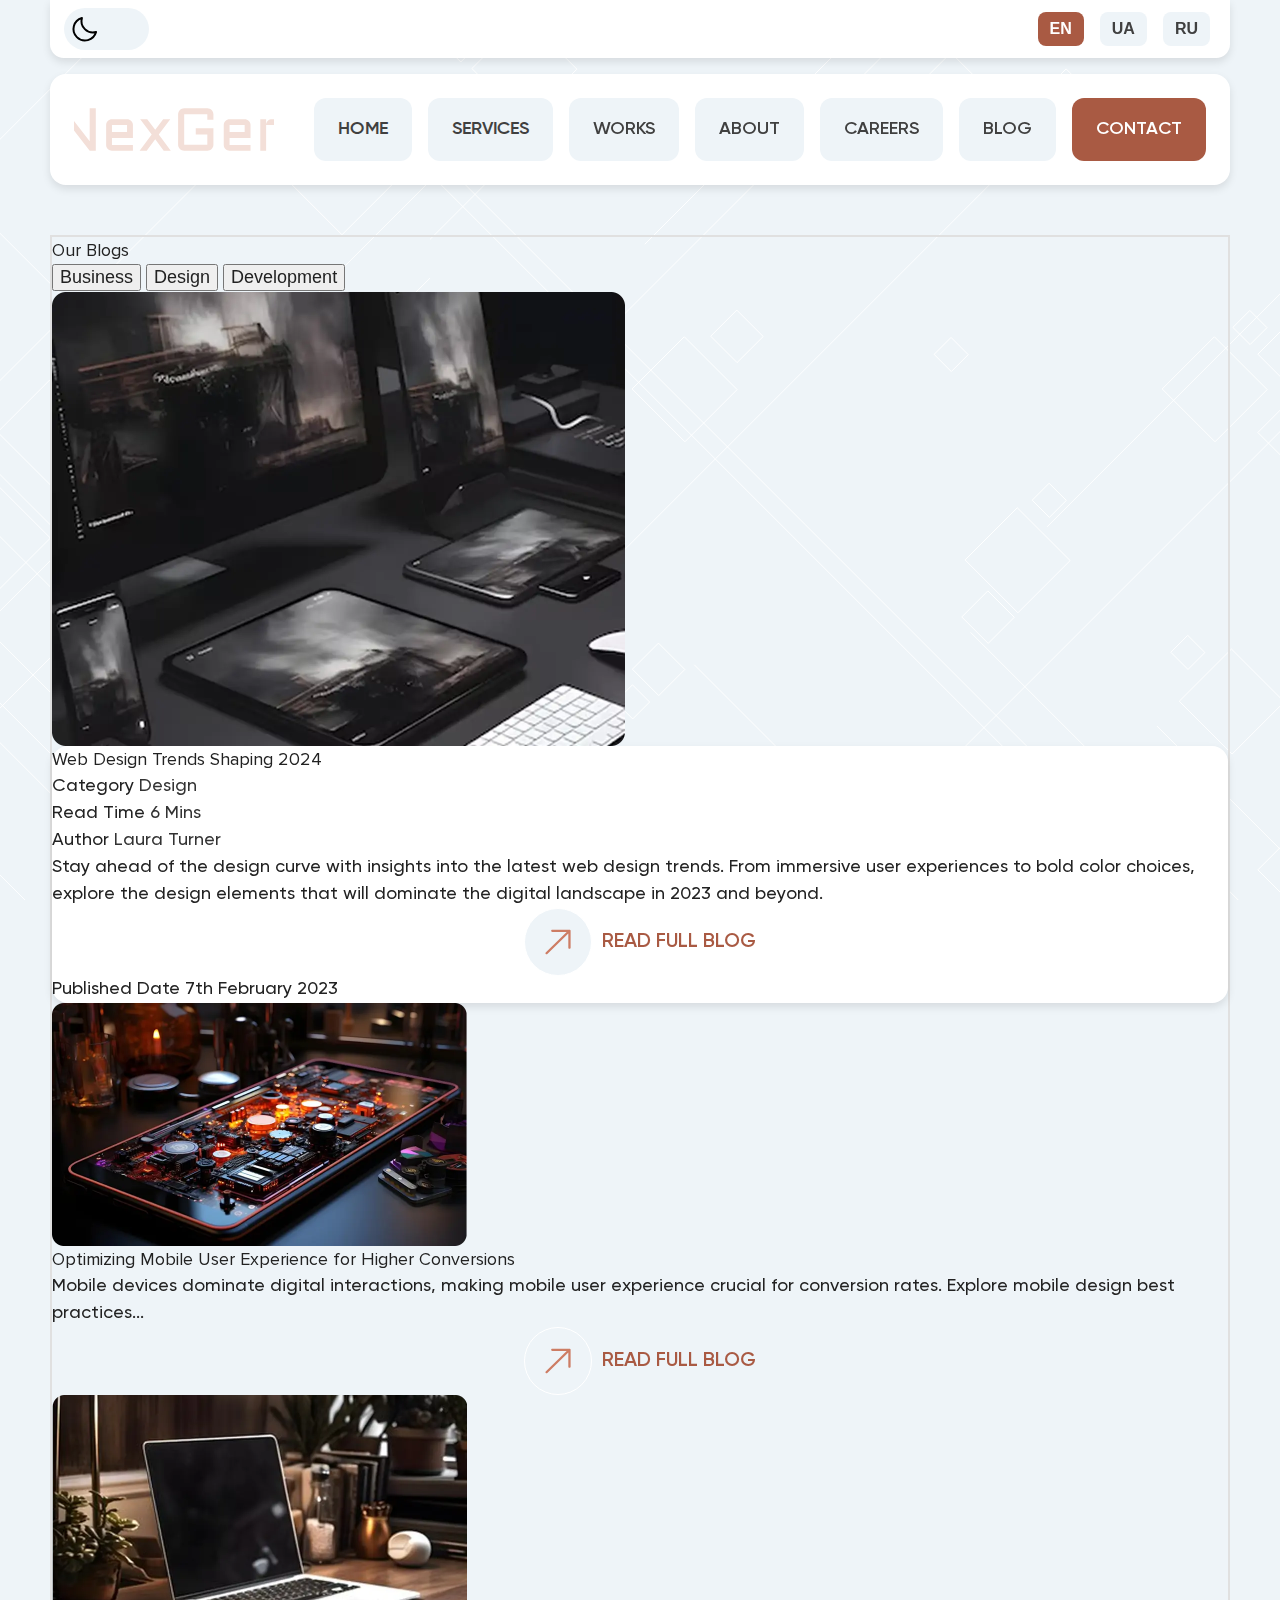
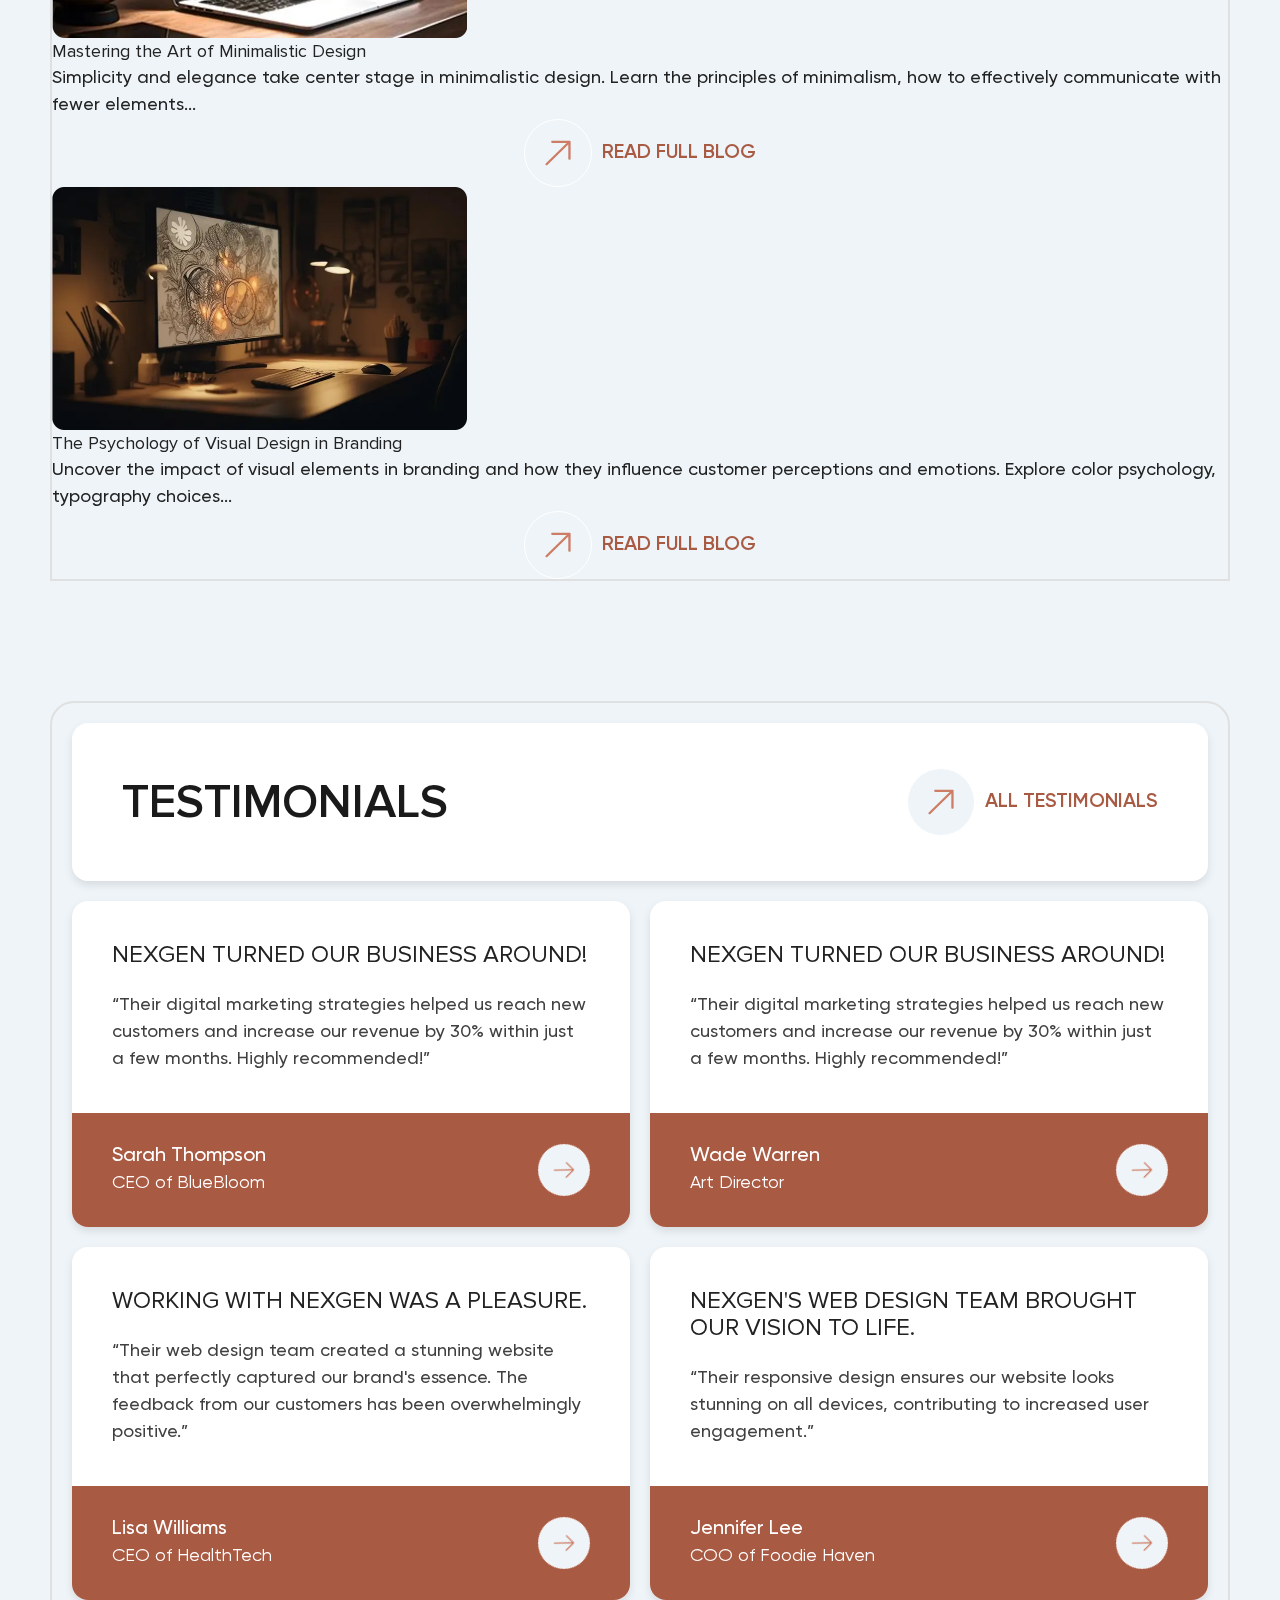
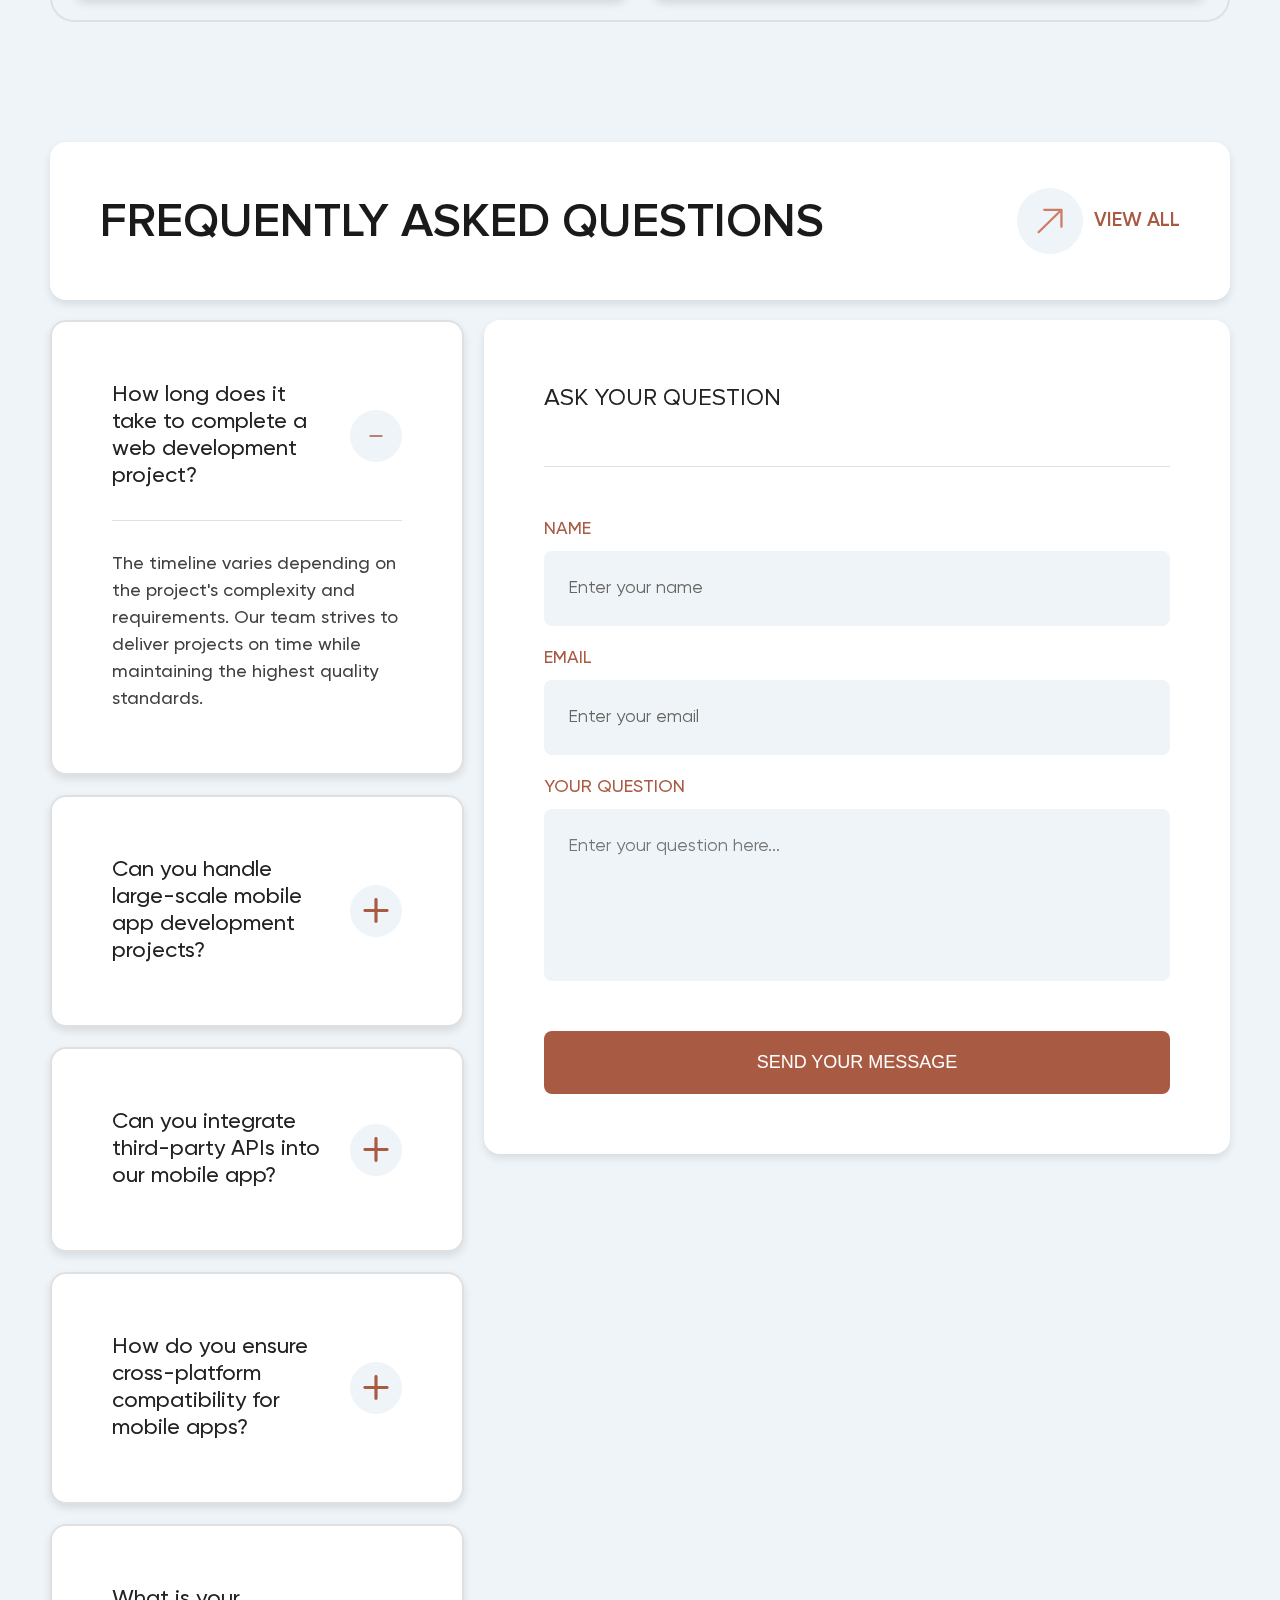
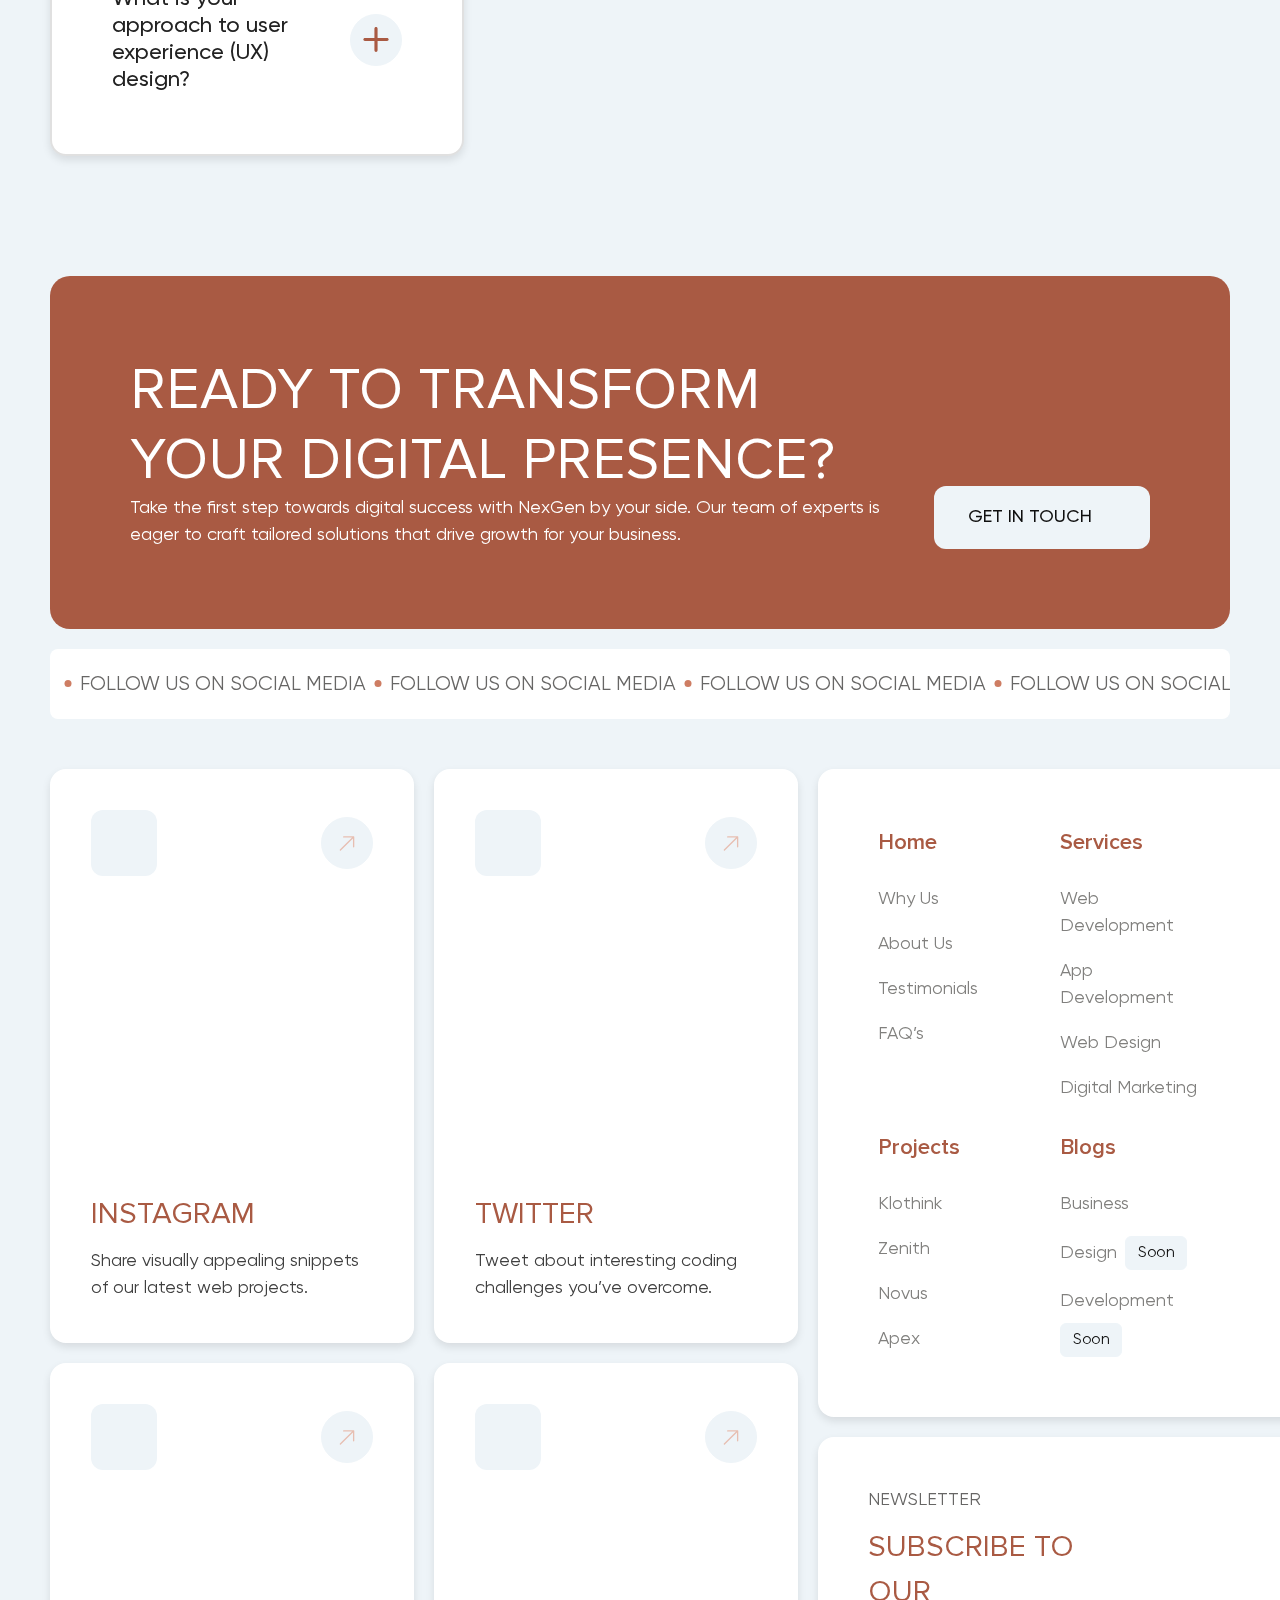
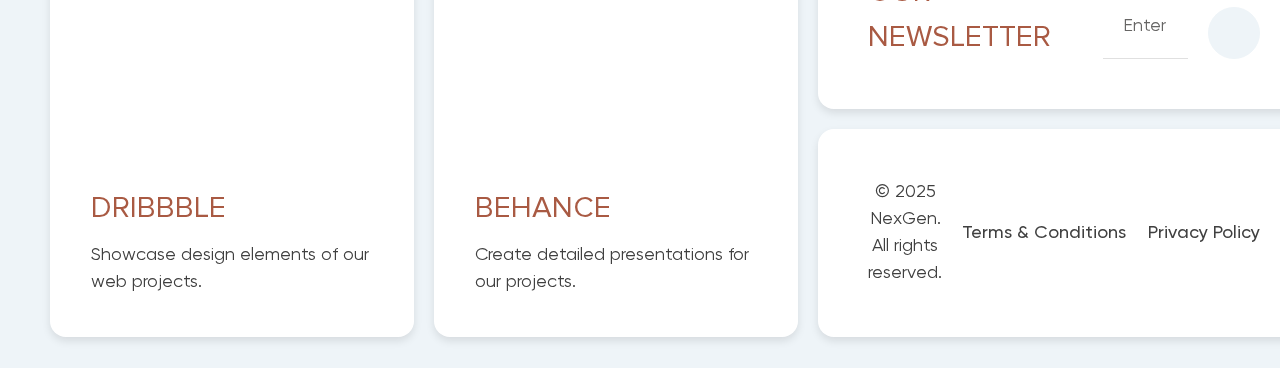
<file: blog.html>
<!DOCTYPE html>
<html lang="en">

<head>
    <meta charset="UTF-8" />
    <meta name="viewport" content="width=device-width, initial-scale=1.0" />
    <!-- Основное описание для поиска -->
    <meta name="description"
        content="NexGen provides cutting-edge digital solutions to help your business thrive in the digital landscape." />
    <meta name="robots" content="index, follow" />
    <meta name="author" content="NexGen" />

    <!-- Open Graph для соцсетей -->
    <meta property="og:title" content="NexGen — Digital Solutions for Your Business" />
    <meta property="og:description"
        content="NexGen provides cutting-edge digital solutions to help your business thrive in the digital landscape." />
    <meta property="og:url" content="https://yourdomain.com/" />
    <meta property="og:image" content="https://yourdomain.com/images/og-image.jpg" />
    <meta property="og:type" content="website" />

    <!-- Twitter Card -->
    <meta name="twitter:card" content="summary_large_image" />
    <meta name="twitter:title" content="NexGen — Digital Solutions for Your Business" />
    <meta name="twitter:description"
        content="NexGen provides cutting-edge digital solutions to help your business thrive in the digital landscape." />
    <meta name="twitter:image" content="https://yourdomain.com/images/og-image.jpg" />

    <!-- Канонический URL и альтернативные языки -->
    <link rel="canonical" href="https://yourdomain.com/" />
    <link rel="alternate" href="https://yourdomain.com/" hreflang="en" />
    <link rel="alternate" href="https://yourdomain.com/ru/" hreflang="ru" />
    <link rel="alternate" href="https://yourdomain.com/ua/" hreflang="uk" />

    <!-- Ваши стили -->
    <link rel="stylesheet" href="style/reset.css" media="print" onload="this.media='all'" />
    <link rel="stylesheet" href="style/style.css" />

    <!-- JSON-LD для организации и страницы -->
    <script type="application/ld+json">
      {
        "@context": "https://schema.org",
        "@type": "Organization",
        "name": "NexGen",
        "url": "https://yourdomain.com/",
        "logo": "https://yourdomain.com/images/Logo.svg",
        "sameAs": [
          "https://www.instagram.com/yourprofile",
          "https://twitter.com/yourprofile",
          "https://www.linkedin.com/company/yourprofile"
        ]
      }
    </script>
    <script type="application/ld+json">
      {
        "@context": "https://schema.org",
        "@type": "WebPage",
        "headline": "Digital Solutions for Your Business",
        "description": "NexGen provides cutting-edge digital solutions to help your business thrive in the digital landscape.",
        "url": "https://yourdomain.com/"
      }
    </script>

    <link rel="icon" href="images/favicon.svg" type="image/x-icon" />
    <title>NexGen — Blog</title>
</head>

<body>
    <div class="language-switcher container" role="region" aria-label="Language selection">
        <div class="theme-switcher">
            <button id="switchTheme" class="theme-toggle" aria-pressed="false" aria-label="Toggle theme"
                aria-live="polite"></button>
        </div>
        <button id="languageToggle" class="language-toggle" aria-label="Select Language" aria-expanded="false">
            <span class="language-option links" id="en">EN</span>
            <span class="language-option links" id="ua">UA</span>
            <span class="language-option links" id="ru">RU</span>
        </button>
    </div>

    <header class="container wrapper">
        <div class="logo">
            <a href="/" aria-label="Go to homepage">
                <img width="205" height="60" src="images/Logo.svg" alt="NexGen logo" loading="lazy">
            </a>
        </div>
        <nav class="navbar" aria-label="Main menu">
            <ul class="desktop-menu">
                <li><a href="/" aria-label="Home" class="links">Home</a></li>
                <li>
                    <a href="services.html" aria-label="Services" class="links">Services</a>
                </li>
                <li>
                    <a href="works.html" aria-label="Works" class="links">Works</a>
                </li>
                <li>
                    <a href="about.html" aria-label="About" class="links">About</a>
                </li>
                <li>
                    <a href="careers.html" aria-label="Careers" class="links">Careers</a>
                </li>
                <li><a href="blog.html" aria-label="Blog" class="links">Blog</a></li>
                <li class="active">
                    <a href="contact.html" class="contact-btn links" aria-label="Contact us">Contact</a>
                </li>
            </ul>
        </nav>
        <div class="mobile-menu">
            <button class="burger" aria-label="Open menu" onclick="toggleMobileMenu()" aria-expanded="false">
                <span class="burger-line"></span>
                <span class="burger-line"></span>
                <span class="burger-line"></span>
            </button>
        </div>
        <nav class="mobile-links" aria-hidden="true" role="menu">
            <ul>
                <li><a href="/" role="menuitem">Home</a></li>
                <li><a href="services.html" role="menuitem">Services</a></li>
                <li><a href="works.html" role="menuitem">Works</a></li>
                <li><a href="about.html" role="menuitem">About</a></li>
                <li><a href="careers.html" role="menuitem">Careers</a></li>
                <li><a href="blog.html" role="menuitem">Blog</a></li>
                <li><a href="contact.html" role="menuitem">Contact</a></li>
            </ul>
        </nav>
    </header>

    <main>
        <section class="blog__hero border-light wrapper" aria-labelledby="blog-hero-title">
            <div class="blog__hero-wrapper">
                <div class="blog__hero-header">
                    <h1 id="blog-hero-title" class="blog__hero-title">Our Blogs</h1>
                    <nav class="blog__hero-tabs" role="tablist" aria-label="Blog categories">
                        <button class="blog__hero-tabs__tab blog__hero-tab--active" data-target="business" role="tab"
                            aria-selected="true" tabindex="0" id="tab-business" aria-controls="tabpanel-business">
                            Business
                        </button>
                        <button class="blog__hero-tabs__tab" data-target="design" role="tab" aria-selected="false"
                            tabindex="-1" id="tab-design" aria-controls="tabpanel-design">
                            Design
                        </button>
                        <button class="blog__hero-tabs__tab" data-target="development" role="tab" aria-selected="false"
                            tabindex="-1" id="tab-development" aria-controls="tabpanel-development">
                            Development
                        </button>
                    </nav>
                </div>

                <section class="blog__hero-content" data-category="business" id="tabpanel-business" role="tabpanel"
                    aria-labelledby="tab-business" itemscope itemtype="https://schema.org/Blog">
                    <article class="blog__hero-article blog__hero-article--big" itemscope
                        itemtype="https://schema.org/BlogPosting" aria-labelledby="blog-big-business-title">
                        <figure class="blog__hero-article-image">
                            <picture>
                                <source type="image/webp" srcset="images/blog-image-big_optimized_.webp" />
                                <img src="images/blog-image-big_optimized_.png" width="573" height="454"
                                    alt="Illustration for Web Design Trends Shaping 2024" loading="lazy"
                                    itemprop="image">
                            </picture>
                        </figure>
                        <div class="blog__hero-article-content container">
                            <h2 id="blog-big-business-title" itemprop="headline">Web Design Trends Shaping 2024</h2>
                            <ul class="blog__hero-article-content-list">
                                <li>
                                    <strong>Category</strong>
                                    <span class="paragraph" itemprop="about">Design</span>
                                </li>
                                <li>
                                    <strong>Read Time</strong>
                                    <span class="paragraph">6 Mins</span>
                                </li>
                                <li>
                                    <strong>Author</strong>
                                    <span class="paragraph" itemprop="author" itemscope
                                        itemtype="https://schema.org/Person">
                                        <span itemprop="name">Laura Turner</span>
                                    </span>
                                </li>
                            </ul>
                            <p class="blog__hero-article-content-description" itemprop="description">
                                Stay ahead of the design curve with insights into the latest web design trends. From
                                immersive user experiences to bold color choices, explore the design elements that will
                                dominate the digital landscape in 2023 and beyond.
                            </p>
                            <div class="blog__hero-article-footer">
                                <a href="/" class="hero__stats-link" itemprop="url"
                                    aria-label="Read full blog: Web Design Trends Shaping 2024">
                                    <span>
                                        <img src="images/hero__stats-item.svg" alt="" aria-hidden="true" width="29"
                                            height="28" loading="lazy">
                                    </span>
                                    Read Full Blog
                                </a>
                                <time datetime="2023-02-07" class="blog__hero-article-date" itemprop="datePublished">
                                    <span>Published Date</span> 7th February 2023
                                </time>
                            </div>
                        </div>
                    </article>


                    <article class="blog__hero-article blog__hero-article--small" itemscope
                        itemtype="https://schema.org/BlogPosting" aria-labelledby="blog-small-business-1-title">
                        <figure class="blog__hero-article-image">
                            <picture>
                                <source type="image/webp" srcset="images/blog__hero-article--small1.webp" />
                                <img src="images/blog__hero-article--small1.png" width="415" height="243"
                                    alt="Illustration for Optimizing Mobile User Experience for Higher Conversions"
                                    loading="lazy" itemprop="image">
                            </picture>
                        </figure>
                        <div class="blog__hero-article-content">
                            <h2 itemprop="headline">Optimizing Mobile User
                                Experience for Higher Conversions</h2>
                            <p class="blog__hero-article-content-description" itemprop="description">
                                Mobile devices dominate digital interactions, making mobile user experience crucial
                                for
                                conversion rates. Explore mobile design best practices...
                            </p>
                            <div class="blog__hero-article-footer">
                                <a href="/" class="hero__stats-link" itemprop="url"
                                    aria-label="Read full blog: Web Design Trends Shaping 2024">
                                    <span>
                                        <img src="images/hero__stats-item.svg" alt="" aria-hidden="true" width="29"
                                            height="28" loading="lazy">
                                    </span>
                                    Read Full Blog
                                </a>
                            </div>
                        </div>
                    </article>

                    <article class="blog__hero-article blog__hero-article--small" itemscope
                        itemtype="https://schema.org/BlogPosting" aria-labelledby="blog-small-business-2-title">
                        <figure class="blog__hero-article-image">
                            <picture>
                                <source type="image/webp" srcset="images/blog__hero-article--small2.webp" />
                                <img src="images/blog__hero-article--small2.png" width="415" height="243"
                                    alt="Illustration for Mastering the Art of Minimalistic Design" loading="lazy"
                                    itemprop="image">
                            </picture>
                        </figure>
                        <div class="blog__hero-article-content">
                            <h2 itemprop="headline">Mastering the Art of
                                Minimalistic Design</h2>
                            <p class="blog__hero-article-content-description" itemprop="description">
                                Simplicity and elegance take center stage in minimalistic design. Learn the
                                principles
                                of minimalism, how to effectively communicate with fewer elements...
                            </p>
                            <div class="blog__hero-article-footer">
                                <a href="/" class="hero__stats-link" itemprop="url"
                                    aria-label="Read full blog: Web Design Trends Shaping 2024">
                                    <span>
                                        <img src="images/hero__stats-item.svg" alt="" aria-hidden="true" width="29"
                                            height="28" loading="lazy">
                                    </span>
                                    Read Full Blog
                                </a>
                            </div>
                        </div>
                    </article>

                    <article class="blog__hero-article blog__hero-article--small" itemscope
                        itemtype="https://schema.org/BlogPosting" aria-labelledby="blog-small-business-3-title">
                        <figure class="blog__hero-article-image">
                            <picture>
                                <source type="image/webp" srcset="images/blog__hero-article--small3.webp" />
                                <img src="images/blog__hero-article--small3.png" width="415" height="243"
                                    alt="Illustration for The Psychology of Visual Design in Branding" loading="lazy"
                                    itemprop="image">
                            </picture>
                        </figure>
                        <div class="blog__hero-article-content">
                            <h2 itemprop="headline">The Psychology of Visual Design
                                in Branding</h2>
                            <p class="blog__hero-article-content-description" itemprop="description">
                                Uncover the impact of visual elements in branding and how they influence customer
                                perceptions and emotions. Explore color psychology, typography choices...
                            </p>
                            <div class="blog__hero-article-footer">
                                <a href="/" class="hero__stats-link" itemprop="url"
                                    aria-label="Read full blog: Web Design Trends Shaping 2024">
                                    <span>
                                        <img src="images/hero__stats-item.svg" alt="" aria-hidden="true" width="29"
                                            height="28" loading="lazy">
                                    </span>
                                    Read Full Blog
                                </a>
                            </div>
                        </div>
                    </article>
                </section>

                <section class="blog__hero-content" data-category="design" id="tabpanel-design" role="tabpanel"
                    aria-labelledby="tab-design" hidden itemscope itemtype="https://schema.org/Blog">
                    <article class="blog__hero-article blog__hero-article--big" itemscope
                        itemtype="https://schema.org/BlogPosting" aria-labelledby="blog-big-design-title">
                        <figure class="blog__hero-article-image">
                            <picture>
                                <source type="image/webp" srcset="images/blog-image-big_optimized_.webp" />
                                <img src="images/blog-image-big_optimized_.png" width="573" height="454"
                                    alt="Illustration for Web Design Trends Shaping 2024" loading="lazy"
                                    itemprop="image">
                            </picture>
                        </figure>
                        <div class="blog__hero-article-content container">
                            <h2 itemprop="headline">Web Design Trends Shaping 2024 - 2</h2>
                            <ul class="blog__hero-article-content-list">
                                <li>
                                    <strong>Category</strong>
                                    <span class="paragraph" itemprop="about">Design</span>
                                </li>
                                <li>
                                    <strong>Read Time</strong>
                                    <span class="paragraph">6 Mins</span>
                                </li>
                                <li>
                                    <strong>Author</strong>
                                    <span class="paragraph" itemprop="author" itemscope
                                        itemtype="https://schema.org/Person">
                                        <span itemprop="name">Laura Turner</span>
                                    </span>
                                </li>
                            </ul>
                            <p class="blog__hero-article-content-description" itemprop="description">
                                Stay ahead of the design curve with insights into the latest web design trends. From
                                immersive user experiences to bold color choices, explore the design elements that will
                                dominate the digital landscape in 2023 and beyond.
                            </p>
                            <div class="blog__hero-article-footer">
                                <a href="/" class="hero__stats-link" itemprop="url"
                                    aria-label="Read full blog: Web Design Trends Shaping 2024">
                                    <span>
                                        <img src="images/hero__stats-item.svg" alt="" aria-hidden="true" width="29"
                                            height="28" loading="lazy">
                                    </span>
                                    Read Full Blog
                                </a>
                                <time datetime="2023-02-07" class="blog__hero-article-date" itemprop="datePublished">
                                    <span>Published Date</span> 7th February 2023
                                </time>
                            </div>
                        </div>
                    </article>

                    <article class="blog__hero-article blog__hero-article--small" itemscope
                        itemtype="https://schema.org/BlogPosting" aria-labelledby="blog-small-design-1-title">
                        <figure class="blog__hero-article-image">
                            <picture>
                                <source type="image/webp" srcset="images/blog__hero-article--small1.webp" />
                                <img src="images/blog__hero-article--small1.png" width="415" height="243"
                                    alt="Illustration for Optimizing Mobile User Experience for Higher Conversions"
                                    loading="lazy" itemprop="image">
                            </picture>
                        </figure>
                        <div class="blog__hero-article-content">
                            <h2 itemprop="headline">Optimizing Mobile User Experience
                                for Higher Conversions - 2</h2>
                            <p class="blog__hero-article-content-description" itemprop="description">
                                Mobile devices dominate digital interactions, making mobile user experience crucial
                                for
                                conversion rates. Explore mobile design best practices...
                            </p>
                            <div class="blog__hero-article-footer">
                                <a href="/" class="hero__stats-link" itemprop="url"
                                    aria-label="Read full blog: Web Design Trends Shaping 2024">
                                    <span>
                                        <img src="images/hero__stats-item.svg" alt="" aria-hidden="true" width="29"
                                            height="28" loading="lazy">
                                    </span>
                                    Read Full Blog
                                </a>
                            </div>
                        </div>
                    </article>

                    <article class="blog__hero-article blog__hero-article--small" itemscope
                        itemtype="https://schema.org/BlogPosting" aria-labelledby="blog-small-design-2-title">
                        <figure class="blog__hero-article-image">
                            <picture>
                                <source type="image/webp" srcset="images/blog__hero-article--small2.webp" />
                                <img src="images/blog__hero-article--small2.png" width="415" height="243"
                                    alt="Illustration for Mastering the Art of Minimalistic Design" loading="lazy"
                                    itemprop="image">
                            </picture>
                        </figure>
                        <div class="blog__hero-article-content">
                            <h2 itemprop="headline">Mastering the Art of Minimalistic
                                Design - 2</h2>
                            <p class="blog__hero-article-content-description" itemprop="description">
                                Simplicity and elegance take center stage in minimalistic design. Learn the
                                principles
                                of minimalism, how to effectively communicate with fewer elements...
                            </p>
                            <div class="blog__hero-article-footer">
                                <a href="/" class="hero__stats-link" itemprop="url"
                                    aria-label="Read full blog: Web Design Trends Shaping 2024">
                                    <span>
                                        <img src="images/hero__stats-item.svg" alt="" aria-hidden="true" width="29"
                                            height="28" loading="lazy">
                                    </span>
                                    Read Full Blog
                                </a>
                            </div>
                        </div>
                    </article>

                    <article class="blog__hero-article blog__hero-article--small" itemscope
                        itemtype="https://schema.org/BlogPosting" aria-labelledby="blog-small-design-3-title">
                        <figure class="blog__hero-article-image">
                            <picture>
                                <source type="image/webp" srcset="images/blog__hero-article--small3.webp" />
                                <img src="images/blog__hero-article--small3.png" width="415" height="243"
                                    alt="Illustration for The Psychology of Visual Design in Branding" loading="lazy"
                                    itemprop="image">
                            </picture>
                        </figure>
                        <div class="blog__hero-article-content">
                            <h2 itemprop="headline">The Psychology of Visual Design
                                in Branding - 2</h2>
                            <p class="blog__hero-article-content-description" itemprop="description">
                                Uncover the impact of visual elements in branding and how they influence customer
                                perceptions and emotions. Explore color psychology, typography choices...
                            </p>
                            <div class="blog__hero-article-footer">
                                <a href="/" class="hero__stats-link" itemprop="url"
                                    aria-label="Read full blog: Web Design Trends Shaping 2024">
                                    <span>
                                        <img src="images/hero__stats-item.svg" alt="" aria-hidden="true" width="29"
                                            height="28" loading="lazy">
                                    </span>
                                    Read Full Blog
                                </a>
                            </div>
                        </div>
                    </article>

                </section>

                <section class="blog__hero-content" data-category="development" id="tabpanel-development"
                    role="tabpanel" aria-labelledby="tab-development" hidden itemscope
                    itemtype="https://schema.org/Blog">
                    <article class="blog__hero-article blog__hero-article--big" itemscope
                        itemtype="https://schema.org/BlogPosting" aria-labelledby="blog-big-development-title">
                        <figure class="blog__hero-article-image">
                            <picture>
                                <source type="image/webp" srcset="images/blog-image-big_optimized_.webp" />
                                <img src="images/blog-image-big_optimized_.png" width="573" height="454"
                                    alt="Illustration for Web Design Trends Shaping 2024" loading="lazy"
                                    itemprop="image">
                            </picture>
                        </figure>
                        <div class="blog__hero-article-content container">
                            <h2 itemprop="headline">Web Design Trends Shaping 2024 - 3</h2>
                            <ul class="blog__hero-article-content-list">
                                <li>
                                    <strong>Category</strong>
                                    <span class="paragraph" itemprop="about">Design</span>
                                </li>
                                <li>
                                    <strong>Read Time</strong>
                                    <span class="paragraph">6 Mins</span>
                                </li>
                                <li>
                                    <strong>Author</strong>
                                    <span class="paragraph" itemprop="author" itemscope
                                        itemtype="https://schema.org/Person">
                                        <span itemprop="name">Laura Turner</span>
                                    </span>
                                </li>
                            </ul>
                            <p class="blog__hero-article-content-description" itemprop="description">
                                Stay ahead of the design curve with insights into the latest web design trends. From
                                immersive user experiences to bold color choices, explore the design elements that will
                                dominate the digital landscape in 2023 and beyond.
                            </p>
                            <div class="blog__hero-article-footer">
                                <a href="/" class="hero__stats-link" itemprop="url"
                                    aria-label="Read full blog: Web Design Trends Shaping 2024">
                                    <span>
                                        <img src="images/hero__stats-item.svg" alt="" aria-hidden="true" width="29"
                                            height="28" loading="lazy" />
                                    </span>
                                    Read Full Blog
                                </a>
                                <time datetime="2023-02-07" class="blog__hero-article-date" itemprop="datePublished">
                                    <span>Published Date</span> 7th February 2023
                                </time>
                            </div>
                        </div>
                    </article>


                    <article class="blog__hero-article blog__hero-article--small" itemscope
                        itemtype="https://schema.org/BlogPosting" aria-labelledby="blog-small-development-1-title">
                        <figure class="blog__hero-article-image">
                            <picture>
                                <source type="image/webp" srcset="images/blog__hero-article--small1.webp" />
                                <img src="images/blog__hero-article--small1.png" width="415" height="243"
                                    alt="Illustration for Optimizing Mobile User Experience for Higher Conversions"
                                    loading="lazy" itemprop="image">
                            </picture>
                        </figure>
                        <div class="blog__hero-article-content">
                            <h2 itemprop="headline">Optimizing Mobile User
                                Experience for Higher Conversions - 3</h2>
                            <p class="blog__hero-article-content-description" itemprop="description">
                                Mobile devices dominate digital interactions, making mobile user experience crucial
                                for
                                conversion rates. Explore mobile design best practices...
                            </p>
                            <div class="blog__hero-article-footer">
                                <a href="/" class="hero__stats-link" itemprop="url"
                                    aria-label="Read full blog: Web Design Trends Shaping 2024">
                                    <span>
                                        <img src="images/hero__stats-item.svg" alt="" aria-hidden="true" width="29"
                                            height="28" loading="lazy">
                                    </span>
                                    Read Full Blog
                                </a>
                            </div>
                        </div>
                    </article>

                    <article class="blog__hero-article blog__hero-article--small" itemscope
                        itemtype="https://schema.org/BlogPosting" aria-labelledby="blog-small-development-2-title">
                        <figure class="blog__hero-article-image">
                            <picture>
                                <source type="image/webp" srcset="images/blog__hero-article--small2.webp" />
                                <img src="images/blog__hero-article--small2.png" width="415" height="243"
                                    alt="Illustration for Mastering the Art of Minimalistic Design" loading="lazy"
                                    itemprop="image" />
                            </picture>
                        </figure>
                        <div class="blog__hero-article-content">
                            <h2 itemprop="headline">Mastering the Art of
                                Minimalistic Design - 3</h2>
                            <p class="blog__hero-article-content-description" itemprop="description">
                                Simplicity and elegance take center stage in minimalistic design. Learn the
                                principles
                                of minimalism, how to effectively communicate with fewer elements...
                            </p>
                            <div class="blog__hero-article-footer">
                                <a href="/" class="hero__stats-link" itemprop="url"
                                    aria-label="Read full blog: Web Design Trends Shaping 2024">
                                    <span>
                                        <img src="images/hero__stats-item.svg" alt="" aria-hidden="true" width="29"
                                            height="28" loading="lazy">
                                    </span>
                                    Read Full Blog
                                </a>
                            </div>
                        </div>
                    </article>

                    <article class="blog__hero-article blog__hero-article--small" itemscope
                        itemtype="https://schema.org/BlogPosting" aria-labelledby="blog-small-development-3-title">
                        <figure class="blog__hero-article-image">
                            <picture>
                                <source type="image/webp" srcset="images/blog__hero-article--small3.webp" />
                                <img src="images/blog__hero-article--small3.png" width="415" height="243"
                                    alt="Illustration for The Psychology of Visual Design in Branding" loading="lazy"
                                    itemprop="image">
                            </picture>
                        </figure>
                        <div class="blog__hero-article-content">
                            <h2 itemprop="headline">The Psychology of Visual
                                Design in Branding - 3</h2>
                            <p class="blog__hero-article-content-description" itemprop="description">
                                Uncover the impact of visual elements in branding and how they influence customer
                                perceptions and emotions. Explore color psychology, typography choices...
                            </p>
                            <div class="blog__hero-article-footer">
                                <a href="/" class="hero__stats-link" itemprop="url"
                                    aria-label="Read full blog: Web Design Trends Shaping 2024">
                                    <span>
                                        <img src="images/hero__stats-item.svg" alt="" aria-hidden="true" width="29"
                                            height="28" loading="lazy">
                                    </span>
                                    Read Full Blog
                                </a>
                            </div>
                        </div>
                    </article>

                </section>

                <button class="blog__hero-show-more hero__stats-link" style="display:none" aria-label="Show all blogs">
                    <span class="works__link-text">
                        <img src="images/arrow-bottom.svg" alt="Show all blogs" aria-hidden="true" width="20"
                            height="20" loading="lazy">
                    </span>
                    ALL Blogs
                </button>
            </div>
        </section>

        <section id="testimonials" class="testimonials border-light wrapper" aria-labelledby="testimonials-title">
            <div class="testimonials__header container">
                <h2 id="testimonials-title" class="section__title heading-secondary">
                    Testimonials
                </h2>
                <a href="/" class="hero__stats-link" aria-label="View all testimonials">
                    <span class="works__link-text">
                        <img src="images/hero__stats-item.svg" alt="Arrow icon" aria-hidden="true" width="16"
                            height="16" loading="lazy">
                    </span>
                    ALL Testimonials
                </a>
            </div>
            <div class="testimonials__grid">
                <article class="testimonial container" itemscope itemtype="https://schema.org/Review"
                    aria-labelledby="testimonial1-title">
                    <div class="testimonial__header">
                        <h3 id="testimonial1-title">
                            NexGen turned our business around!
                        </h3>
                        <blockquote class="testimonial__quote" itemprop="reviewBody">
                            “Their digital marketing strategies helped us reach new
                            customers and increase our revenue by 30% within just a few
                            months. Highly recommended!”
                        </blockquote>
                    </div>

                    <div class="testimonial__footer">
                        <img src="images/testimonial__photo1.png" alt="Photo of Sarah Thompson, CEO of BlueBloom"
                            class="testimonial__photo" width="60" height="60" loading="lazy" aria-hidden="true">
                        <div class="testimonial__author" itemprop="author" itemscope
                            itemtype="https://schema.org/Person">
                            <span class="testimonial__author-name" itemprop="name">Sarah Thompson</span>
                            <span class="testimonial__author-role" itemprop="jobTitle">CEO of BlueBloom</span>
                        </div>
                        <a href="/" class="testimonial__details hero__stats-link"
                            aria-label="Read full testimonial by Sarah Thompson">
                            <span class="works__link-text">
                                <img src="images/hero__stats-item.svg" alt="Arrow icon" aria-hidden="true" width="16"
                                    height="16" loading="lazy">
                            </span>
                        </a>
                    </div>
                </article>

                <article class="testimonial container" itemscope itemtype="https://schema.org/Review"
                    aria-labelledby="testimonial2-title">
                    <div class="testimonial__header">
                        <h3 id="testimonial2-title">
                            NexGen turned our business around!
                        </h3>
                        <blockquote class="testimonial__quote" itemprop="reviewBody">
                            “Their digital marketing strategies helped us reach new
                            customers and increase our revenue by 30% within just a few
                            months. Highly recommended!”
                        </blockquote>
                    </div>

                    <div class="testimonial__footer">
                        <img src="images/testimonial__photo2.png" alt="Photo of Wade Warren, Art Director"
                            class="testimonial__photo" width="60" height="60" loading="lazy" aria-hidden="true">
                        <div class="testimonial__author" itemprop="author" itemscope
                            itemtype="https://schema.org/Person">
                            <span class="testimonial__author-name" itemprop="name">Wade Warren</span>
                            <span class="testimonial__author-role" itemprop="jobTitle">Art Director</span>
                        </div>
                        <a href="/" class="testimonial__details hero__stats-link"
                            aria-label="Read full testimonial by Wade Warren">
                            <span class="works__link-text">
                                <img src="images/hero__stats-item.svg" alt="Arrow icon" aria-hidden="true" width="16"
                                    height="16" loading="lazy">
                            </span>
                        </a>
                    </div>
                </article>

                <article class="testimonial container" itemscope itemtype="https://schema.org/Review"
                    aria-labelledby="testimonial3-title">
                    <div class="testimonial__header">
                        <h3 id="testimonial3-title">
                            Working with NexGen was a pleasure.
                        </h3>
                        <blockquote class="testimonial__quote" itemprop="reviewBody">
                            “Their web design team created a stunning website that perfectly
                            captured our brand's essence. The feedback from our customers
                            has been overwhelmingly positive.”
                        </blockquote>
                    </div>

                    <div class="testimonial__footer">
                        <img src="images/testimonial__photo3.png" alt="Photo of Lisa Williams, CEO Of HealthTech"
                            class="testimonial__photo" width="60" height="60" loading="lazy" aria-hidden="true">
                        <div class="testimonial__author" itemprop="author" itemscope
                            itemtype="https://schema.org/Person">
                            <span class="testimonial__author-name" itemprop="name">Lisa Williams</span>
                            <span class="testimonial__author-role" itemprop="jobTitle">CEO of HealthTech</span>
                        </div>
                        <a href="/" class="testimonial__details hero__stats-link"
                            aria-label="Read full testimonial by Lisa Williams">
                            <span class="works__link-text">
                                <img src="images/hero__stats-item.svg" alt="Arrow icon" aria-hidden="true" width="16"
                                    height="16" loading="lazy">
                            </span>
                        </a>
                    </div>
                </article>

                <article class="testimonial container" itemscope itemtype="https://schema.org/Review"
                    aria-labelledby="testimonial4-title">
                    <div class="testimonial__header">
                        <h3 id="testimonial4-title">
                            NexGen's web design team brought our vision to life.
                        </h3>
                        <blockquote class="testimonial__quote" itemprop="reviewBody">
                            “Their responsive design ensures our website looks stunning on
                            all devices, contributing to increased user engagement.”
                        </blockquote>
                    </div>

                    <div class="testimonial__footer">
                        <img src="images/testimonial__photo4.png" alt="Photo of Jennifer Lee, COO of Foodie Haven"
                            class="testimonial__photo" width="60" height="60" loading="lazy" aria-hidden="true">
                        <div class="testimonial__author" itemprop="author" itemscope
                            itemtype="https://schema.org/Person">
                            <span class="testimonial__author-name" itemprop="name">Jennifer Lee</span>
                            <span class="testimonial__author-role" itemprop="jobTitle">COO of Foodie Haven</span>
                        </div>
                        <a href="/" class="testimonial__details hero__stats-link"
                            aria-label="Read full testimonial by Jennifer Lee">
                            <span class="works__link-text">
                                <img src="images/hero__stats-item.svg" alt="Arrow icon" aria-hidden="true" width="16"
                                    height="16" loading="lazy">
                            </span>
                        </a>
                    </div>
                </article>
            </div>

            <a href="/works" class="works__link-mob container hero__stats-link" aria-label="View all testimonials">
                <span class="works__link-text">
                    <img src="images/arrow-bottom.svg" alt="Arrow icon" aria-hidden="true" width="20" height="20"
                        loading="lazy">
                </span>
                ALL Testimonials
            </a>
        </section>

        <section id="faq" class="faq wrapper" aria-labelledby="faq-title">
            <div class="faq__header container">
                <h2 id="faq-title" class="section__title heading-secondary">
                    Frequently Asked Questions
                </h2>
                <a href="/" class="works__link hero__stats-link" aria-label="View all FAQ">
                    <span class="works__link-text">
                        <img src="images/hero__stats-item.svg" alt="Arrow icon" aria-hidden="true" width="16"
                            height="16" loading="lazy">
                    </span>
                    View All
                </a>
            </div>
            <div class="faq__box">
                <div class="faq__list">
                    <details class="faq__item container border-light" open aria-expanded="true"
                        aria-labelledby="faq1-title">
                        <summary id="faq1-title" class="faq__question">
                            How long does it take to complete a web development project?
                        </summary>
                        <p class="faq__answer">
                            The timeline varies depending on the project's complexity and
                            requirements. Our team strives to deliver projects on time while
                            maintaining the highest quality standards.
                        </p>
                    </details>
                    <details class="faq__item container border-light" aria-expanded="false"
                        aria-labelledby="faq2-title">
                        <summary id="faq2-title" class="faq__question">
                            Can you handle large-scale mobile app development projects?
                        </summary>
                        <p class="faq__answer">
                            Yes, we have extensive experience in building scalable mobile
                            applications for enterprises and startups alike.
                        </p>
                    </details>
                    <details class="faq__item container border-light" aria-expanded="false"
                        aria-labelledby="faq3-title">
                        <summary id="faq3-title" class="faq__question">
                            Can you integrate third-party APIs into our mobile app?
                        </summary>
                        <p class="faq__answer">
                            Absolutely. We specialize in integrating RESTful and GraphQL
                            APIs to enrich your mobile app's functionality.
                        </p>
                    </details>
                    <details class="faq__item container border-light" aria-expanded="false"
                        aria-labelledby="faq4-title">
                        <summary id="faq4-title" class="faq__question">
                            How do you ensure cross-platform compatibility for mobile apps?
                        </summary>
                        <p class="faq__answer">
                            We leverage React Native and Flutter to build apps that provide
                            native-like performance across iOS and Android devices.
                        </p>
                    </details>
                    <details class="faq__item container border-light" aria-expanded="false"
                        aria-labelledby="faq5-title">
                        <summary id="faq5-title" class="faq__question">
                            What is your approach to user experience (UX) design?
                        </summary>
                        <p class="faq__answer">
                            Our UX process involves user research, wireframing, prototyping,
                            and iterative testing to ensure intuitive and user-centric
                            designs.
                        </p>
                    </details>
                </div>

                <aside class="faq__form container">
                    <h3 id="faq-form-title" class="faq__form-title">
                        Ask Your Question
                    </h3>
                    <form action="/contact" method="post" class="faq__form-fields" aria-labelledby="faq-form-title">
                        <label for="faq-name" class="faq__label">Name</label>
                        <input type="text" id="faq-name" name="name" class="faq__input" placeholder="Enter your name"
                            required />

                        <label for="faq-email" class="faq__label">Email</label>
                        <input type="email" id="faq-email" name="email" class="faq__input"
                            placeholder="Enter your email" required />

                        <label for="faq-question" class="faq__label">Your Question</label>
                        <textarea id="faq-question" name="question" class="faq__textarea" rows="4"
                            placeholder="Enter your question here..." required></textarea>

                        <button type="submit" class="btn btn--primary faq__submit buttons"
                            aria-label="Send your message">
                            <span class="buttons-text">Send your message</span>
                        </button>
                    </form>
                </aside>
            </div>
        </section>

        <section id="cta" class="cta wrapper" aria-labelledby="cta-title">
            <div class="cta-banner">
                <div class="cta-banner__box">
                    <h2 id="cta-title" class="section__title">
                        Ready to Transform Your Digital Presence?
                    </h2>
                    <p class="cta__text">
                        Take the first step towards digital success with NexGen by your
                        side. Our team of experts is eager to craft tailored solutions
                        that drive growth for your business.
                    </p>
                </div>
                <a href="contact.html" class="cta__btn btn btn--secondary links"
                    aria-label="Get in touch with us for digital solutions">
                    <span class="cta__btn-text">Get in Touch</span>
                    <img src="images/link-arrow-top.svg" alt="Right arrow icon" class="cta__btn-icon" width="16"
                        height="16" loading="lazy" aria-hidden="true">
                </a>
            </div>
            <div class="cta-services">
                <div class="hero__services-slider hero__services-marquee">
                    <div class="hero__services-wrapper hero__service-list">
                        <span class="hero__service hero__service">Follow Us on Social Media</span>
                        <span class="hero__service hero__service">Follow Us on Social Media</span>
                        <span class="hero__service hero__service">Follow Us on Social Media</span>
                        <span class="hero__service hero__service">Follow Us on Social Media</span>
                        <span class="hero__service hero__service">Follow Us on Social Media</span>
                        <span class="hero__service hero__service">Follow Us on Social Media</span>
                    </div>
                </div>
            </div>
        </section>
    </main>

    <footer id="footer" class="footer wrapper">
        <div class="footer__grid">
            <div class="footer__socials">
                <a href="#" class="social-card social-card--instagram container links"
                    aria-label="Follow us on Instagram">
                    <div class="social-card__header">
                        <img src="images/icon-instagram.svg" alt="Instagram icon" class="social-card__icon" width="24"
                            height="24" loading="lazy" aria-hidden="true">
                        <span class="works__link-text">
                            <img src="images/hero__stats-item.svg" alt="Arrow right icon" aria-hidden="true" width="16"
                                height="16" loading="lazy">
                        </span>
                    </div>
                    <div class="social-card__info">
                        <h3 class="social-card__title">Instagram</h3>
                        <p class="social-card__text">
                            Share visually appealing snippets of our latest web projects.
                        </p>
                    </div>
                </a>
                <a href="#" class="social-card social-card--twitter container links" aria-label="Follow us on Twitter">
                    <div class="social-card__header">
                        <img src="images/icon-twitter.svg" alt="Twitter icon" class="social-card__icon" width="24"
                            height="24" loading="lazy" aria-hidden="true">
                        <span class="works__link-text">
                            <img src="images/hero__stats-item.svg" alt="Arrow right icon" aria-hidden="true" width="16"
                                height="16" loading="lazy">
                        </span>
                    </div>
                    <div class="social-card__info">
                        <h3 class="social-card__title">Twitter</h3>
                        <p class="social-card__text">
                            Tweet about interesting coding challenges you’ve overcome.
                        </p>
                    </div>
                </a>
                <a href="#" class="social-card social-card--dribbble container links"
                    aria-label="Follow us on Dribbble">
                    <div class="social-card__header">
                        <img src="images/icon-dribbble.svg" alt="Dribbble icon" class="social-card__icon" width="24"
                            height="24" loading="lazy" aria-hidden="true">
                        <span class="works__link-text">
                            <img src="images/hero__stats-item.svg" alt="Arrow right icon" aria-hidden="true" width="16"
                                height="16" loading="lazy">
                        </span>
                    </div>
                    <div class="social-card__info">
                        <h3 class="social-card__title">Dribbble</h3>
                        <p class="social-card__text">
                            Showcase design elements of our web projects.
                        </p>
                    </div>
                </a>
                <a href="#" class="social-card social-card--behance container links" aria-label="Follow us on Behance">
                    <div class="social-card__header">
                        <img src="images/icon-behance.svg" alt="Behance icon" class="social-card__icon" width="24"
                            height="24" loading="lazy" aria-hidden="true">
                        <span class="works__link-text">
                            <img src="images/hero__stats-item.svg" alt="Arrow right icon" aria-hidden="true" width="16"
                                height="16" loading="lazy">
                        </span>
                    </div>
                    <div class="social-card__info">
                        <h3 class="social-card__title">Behance</h3>
                        <p class="social-card__text">
                            Create detailed presentations for our projects.
                        </p>
                    </div>
                </a>
            </div>

            <div class="footer__grid-box">
                <nav class="footer__nav container" aria-label="Footer navigation">
                    <div class="footer__nav-section">
                        <h3 class="footer__nav-title">Home</h3>
                        <ul class="footer__nav-list">
                            <li><a href="#why" class="footer__nav-link">Why Us</a></li>
                            <li><a href="#about" class="footer__nav-link">About Us</a></li>
                            <li>
                                <a href="#testimonials" class="footer__nav-link">Testimonials</a>
                            </li>
                            <li><a href="#faq" class="footer__nav-link">FAQ’s</a></li>
                        </ul>
                    </div>
                    <div class="footer__nav-section">
                        <h3 class="footer__nav-title">Services</h3>
                        <ul class="footer__nav-list">
                            <li>
                                <a href="#services" class="footer__nav-link">Web Development</a>
                            </li>
                            <li>
                                <a href="#services" class="footer__nav-link">App Development</a>
                            </li>
                            <li>
                                <a href="#services" class="footer__nav-link">Web Design</a>
                            </li>
                            <li>
                                <a href="#services" class="footer__nav-link">Digital Marketing</a>
                            </li>
                        </ul>
                    </div>
                    <div class="footer__nav-section">
                        <h3 class="footer__nav-title">Projects</h3>
                        <ul class="footer__nav-list">
                            <li>
                                <a href="/works/klothink" class="footer__nav-link">Klothink</a>
                            </li>
                            <li>
                                <a href="/works/zenith-fitness" class="footer__nav-link">Zenith</a>
                            </li>
                            <li>
                                <a href="/works/novus" class="footer__nav-link">Novus</a>
                            </li>
                            <li><a href="/works/apex" class="footer__nav-link">Apex</a></li>
                        </ul>
                    </div>
                    <div class="footer__nav-section">
                        <h3 class="footer__nav-title">Blogs</h3>
                        <ul class="footer__nav-list">
                            <li>
                                <a href="/blog/business" class="footer__nav-link">Business</a>
                            </li>
                            <li>
                                <a href="/blog/design" class="footer__nav-link">Design
                                    <span class="badge" aria-live="polite">Soon</span></a>
                            </li>
                            <li>
                                <a href="/blog/development" class="footer__nav-link">Development
                                    <span class="badge" aria-live="polite">Soon</span></a>
                            </li>
                        </ul>
                    </div>
                </nav>

                <div class="footer__newsletter container">
                    <div class="footer__newsletter-box">
                        <span>Newsletter</span>
                        <h3 class="footer__newsletter-title">
                            Subscribe to our newsletter
                        </h3>
                    </div>
                    <form action="/subscribe" method="post" class="footer__newsletter-form">
                        <input type="email" id="footer-email" name="email" class="footer__newsletter-input"
                            placeholder="Enter your email" required />
                        <button type="submit" class="btn btn--primary footer__newsletter-btn"
                            aria-label="Subscribe to the newsletter">
                            <img src="images/link-arrow-top.svg" alt="Arrow right icon" width="16" height="16"
                                loading="lazy" aria-hidden="true" />
                        </button>
                    </form>
                </div>

                <div class="footer__bottom container">
                    <span class="footer__copyright">© 2025 NexGen. All rights reserved.</span>
                    <ul class="footer__links">
                        <li>
                            <a href="/terms" class="footer__link">Terms &amp; Conditions</a>
                        </li>
                        <li>
                            <a href="/privacy" class="footer__link">Privacy Policy</a>
                        </li>
                    </ul>
                </div>
            </div>
        </div>
    </footer>

    <div class="bg"></div>
    <div class="menu-overlay" aria-hidden="true" role="presentation" onclick="closeMenu()"></div>

    <script src="script/main.js"></script>
</body>

</html>
</file>
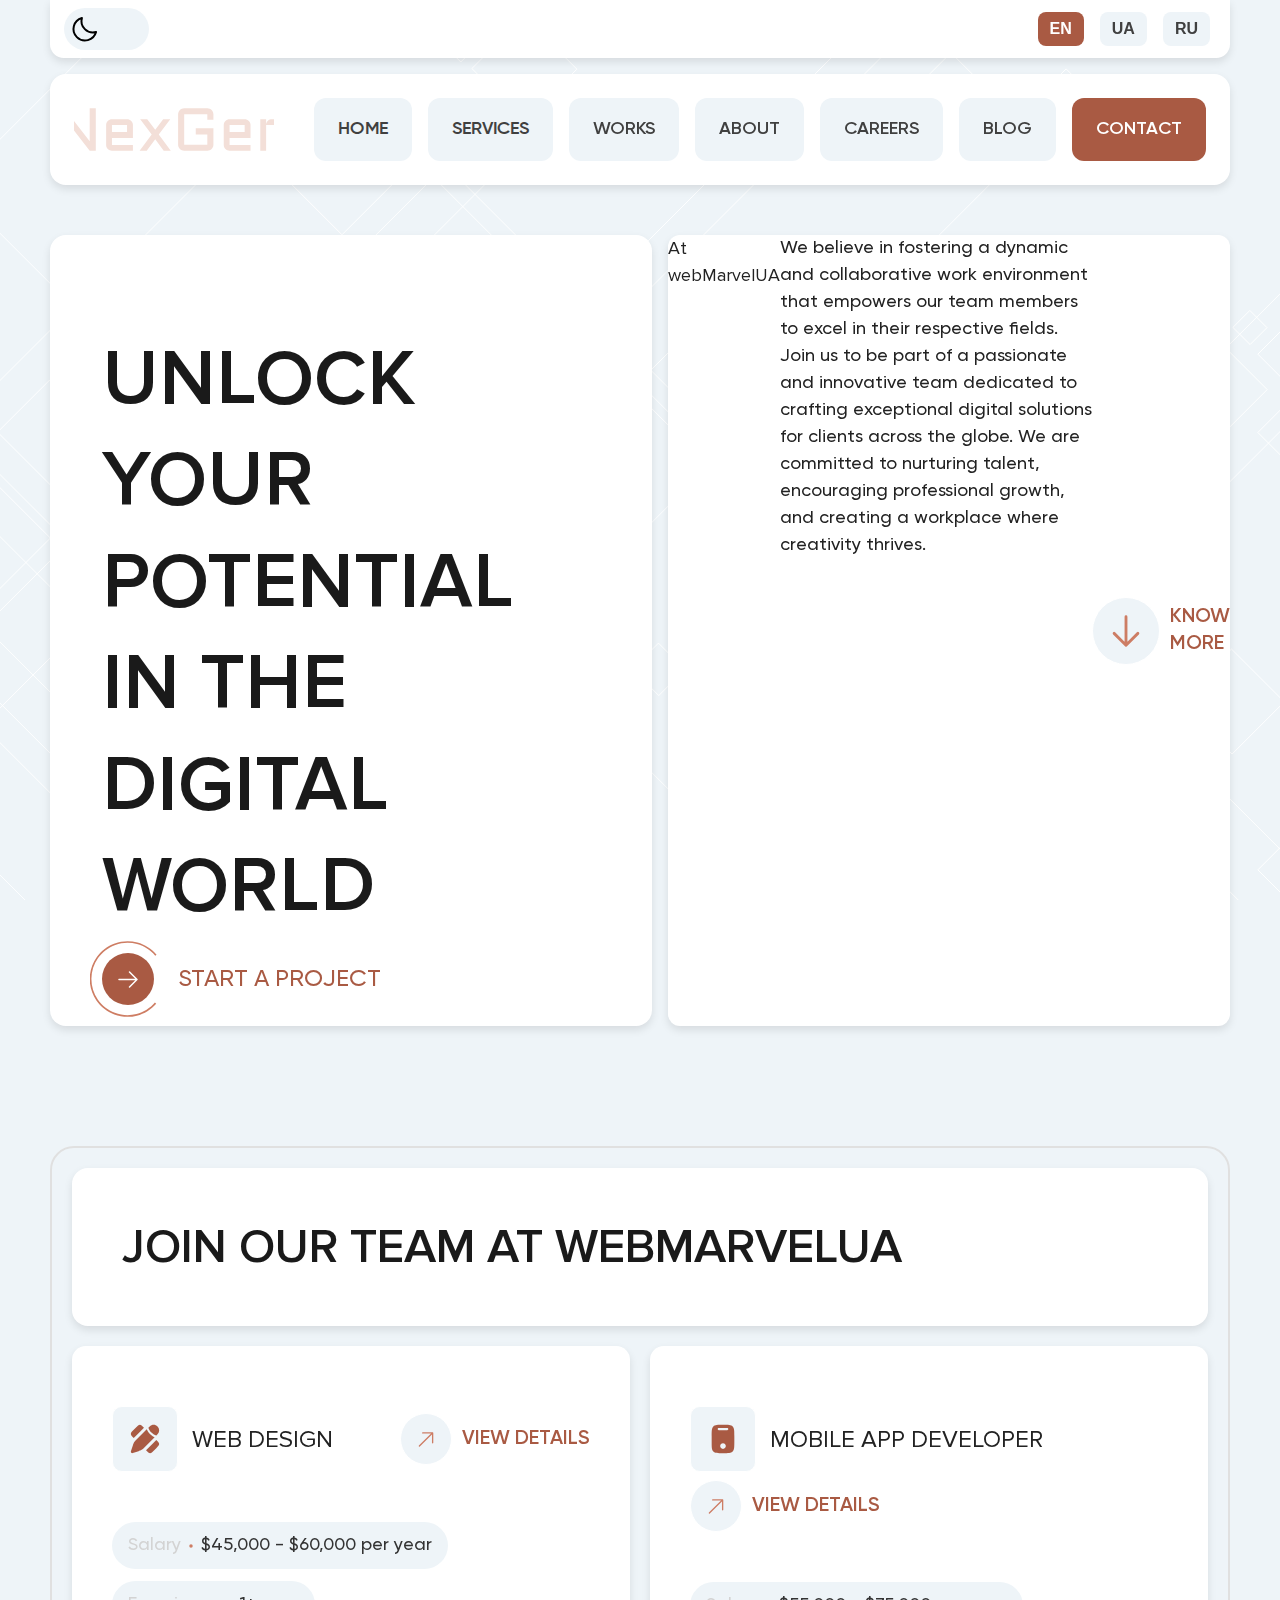
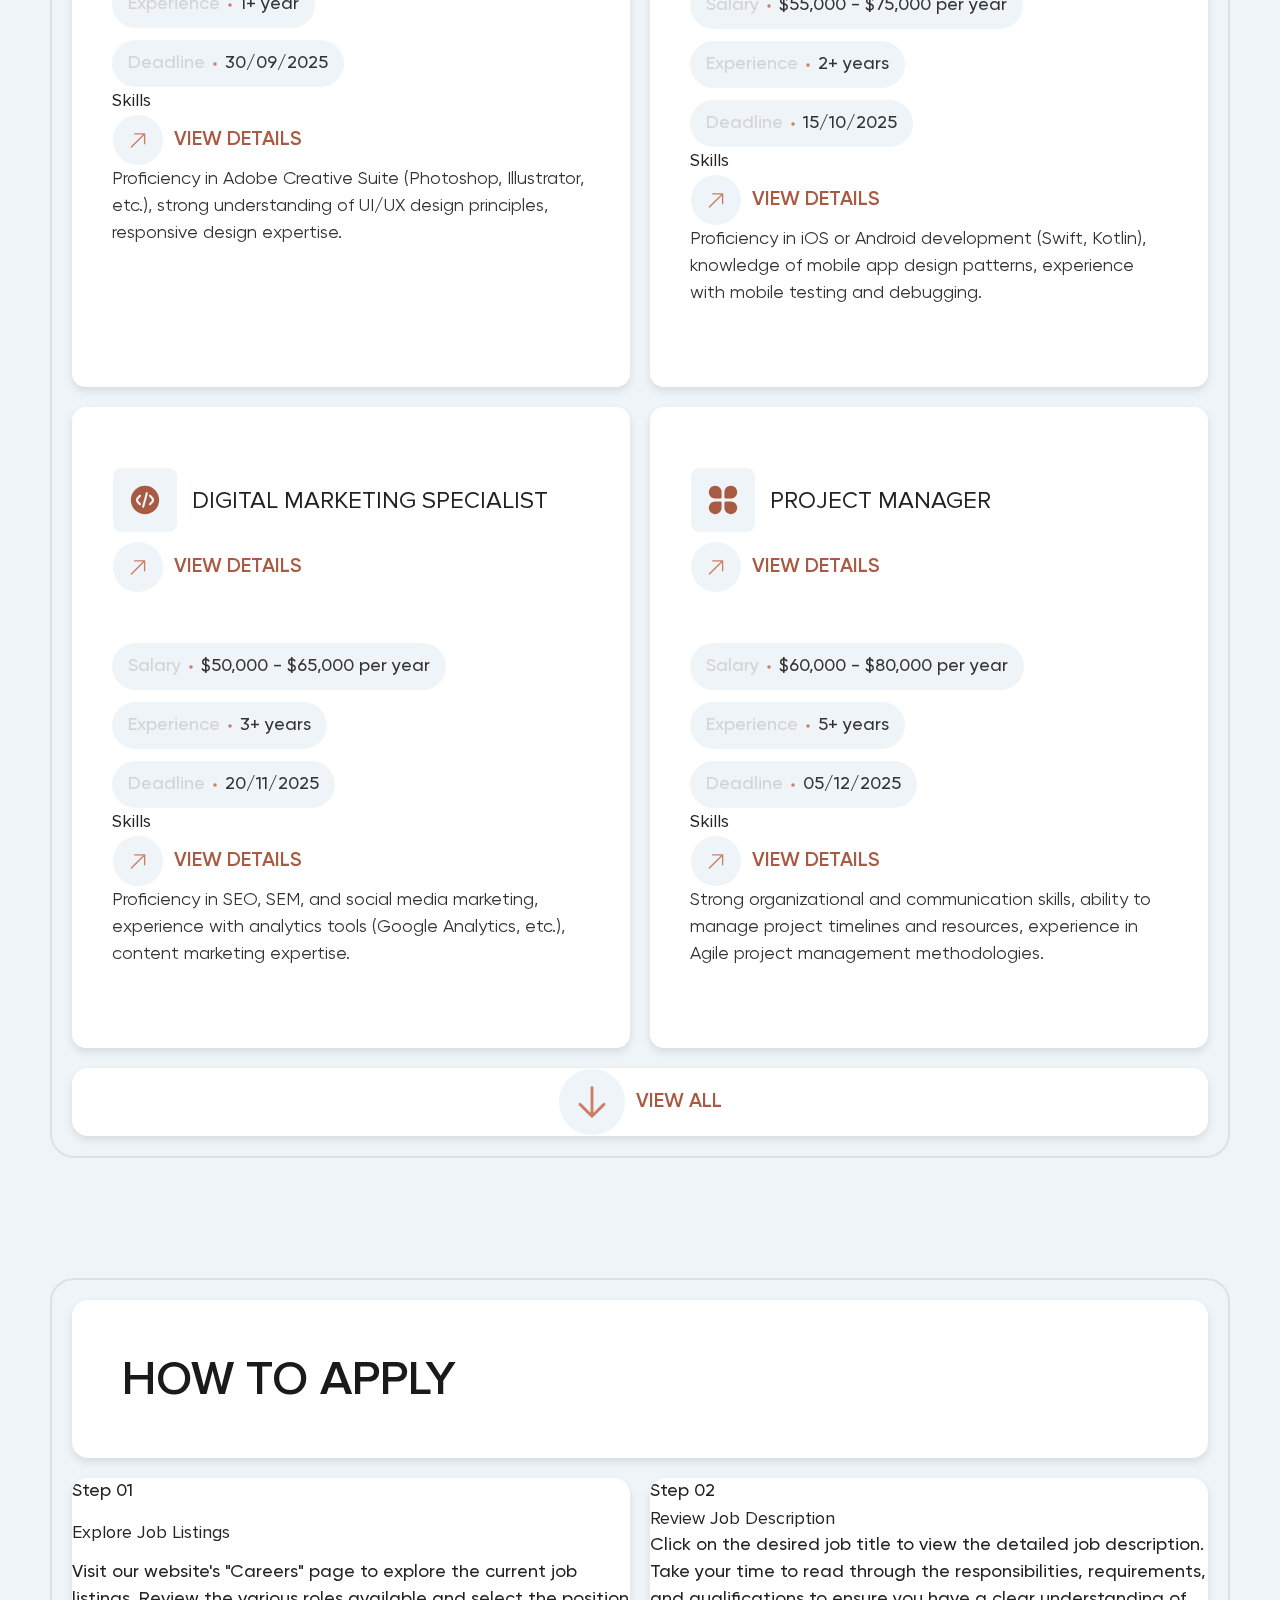
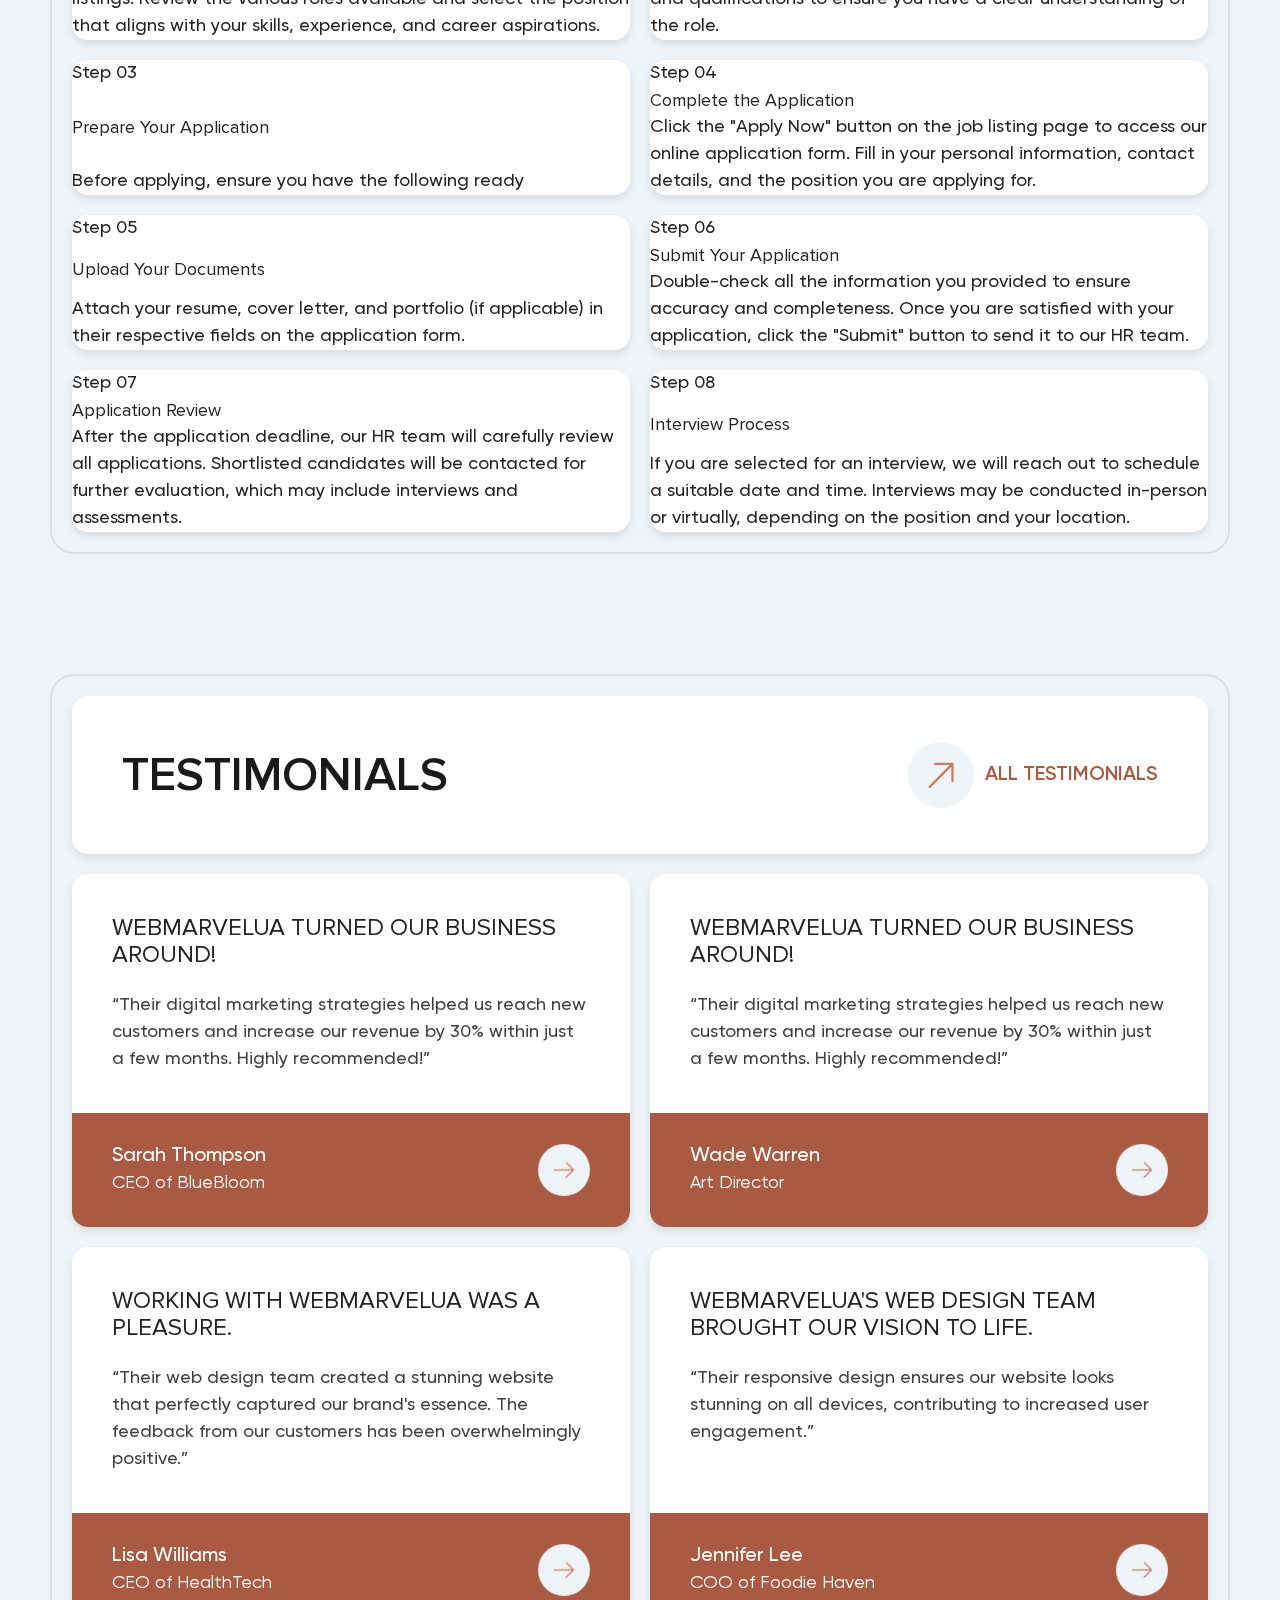
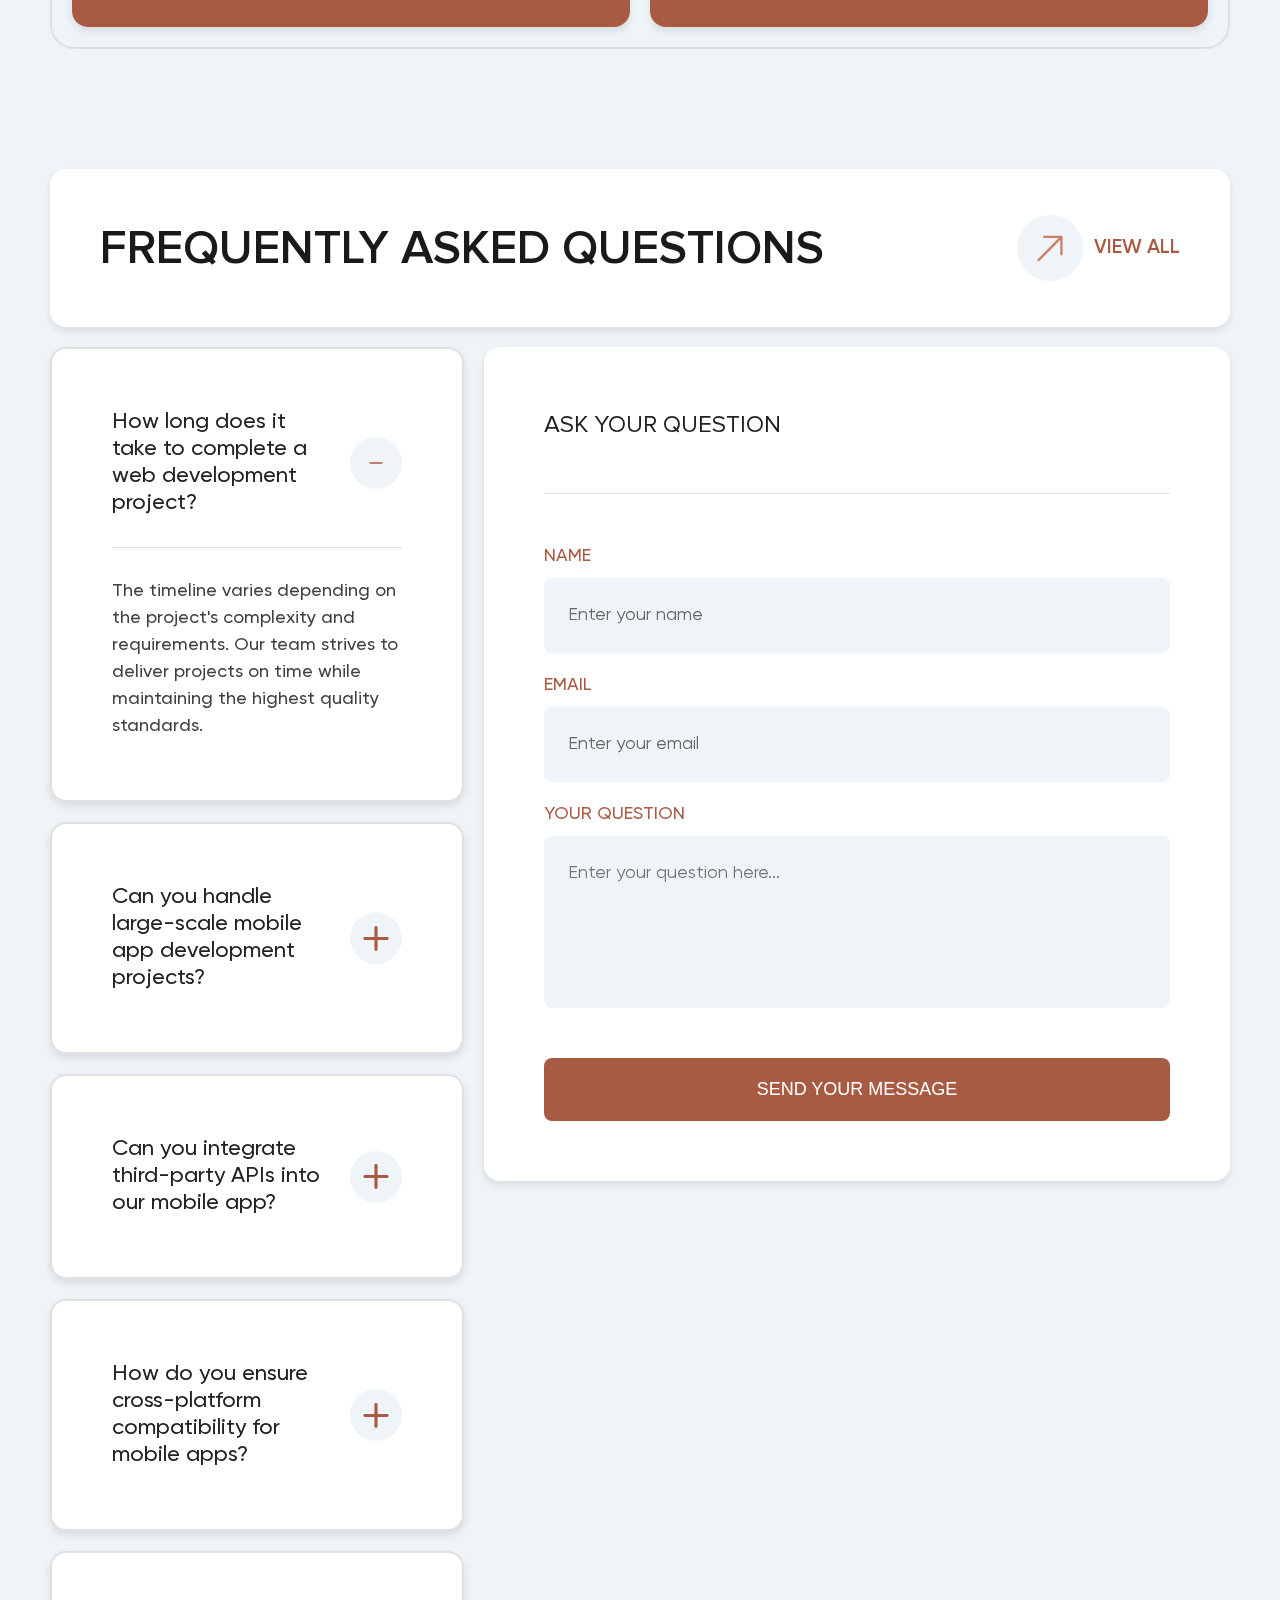
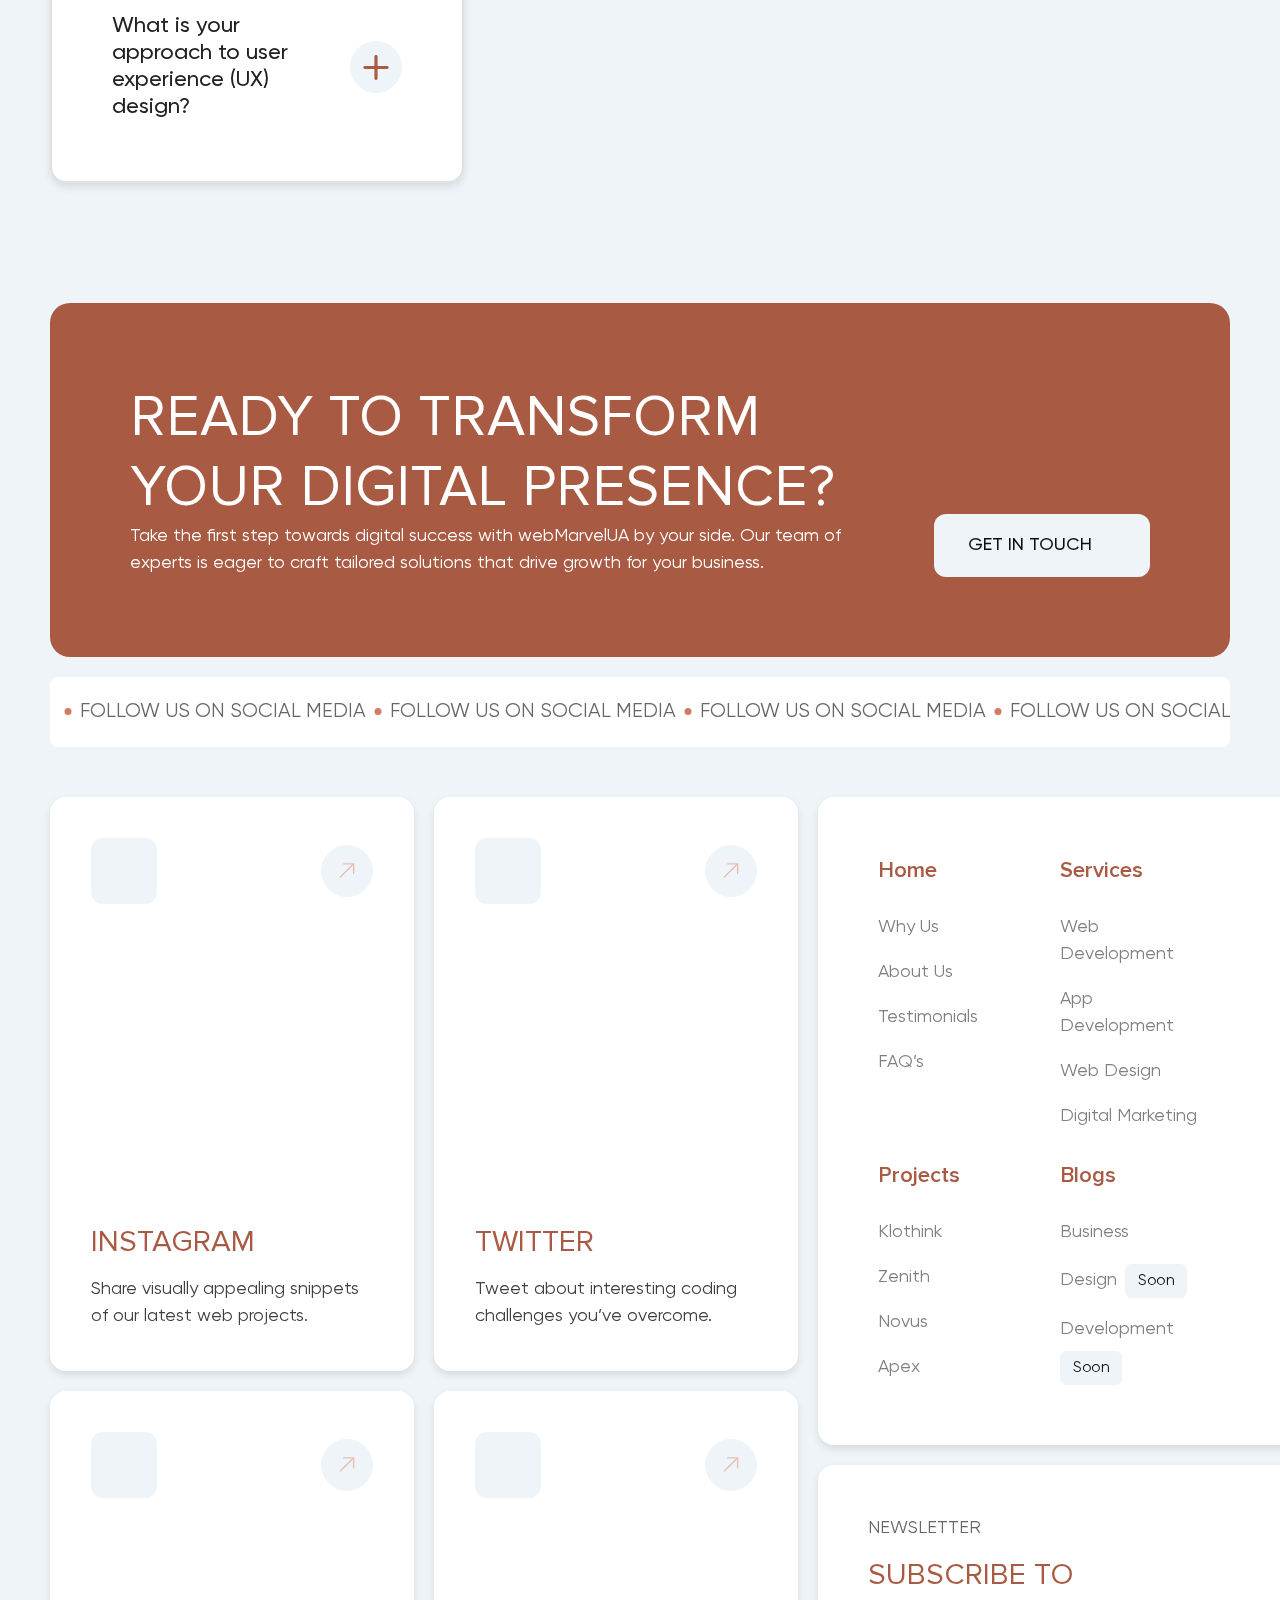
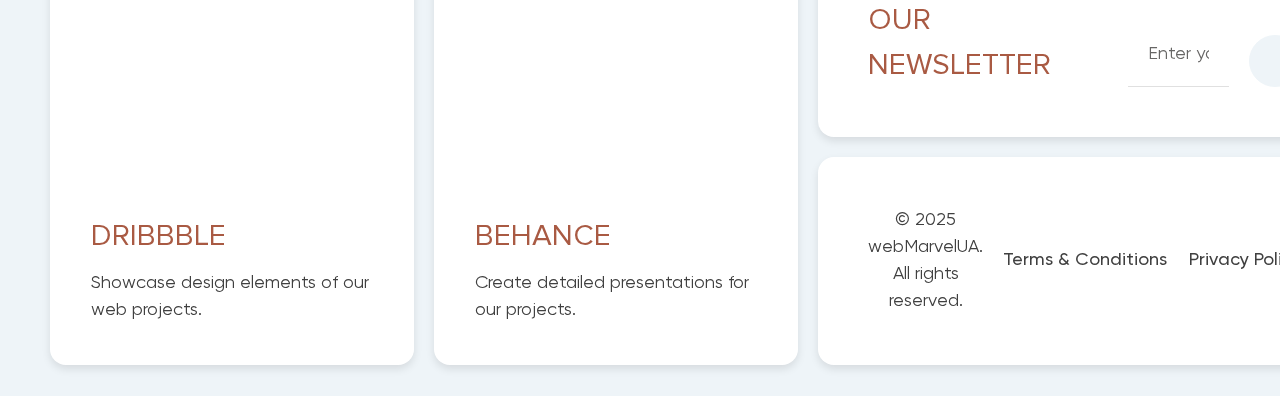
<file: careers.html>
<!DOCTYPE html>
<html lang="en">

<head>
    <meta charset="UTF-8">
    <meta name="viewport" content="width=device-width, initial-scale=1.0">
    <!-- Основное описание для поиска -->
    <meta name="description"
        content="webMarvelUA provides cutting-edge digital solutions to help your business thrive in the digital landscape.">
    <meta name="robots" content="index, follow">
    <meta name="author" content="webMarvelUA">

    <!-- Open Graph для соцсетей -->
    <meta property="og:title" content="webMarvelUA — Digital Solutions for Your Business">
    <meta property="og:description"
        content="webMarvelUA provides cutting-edge digital solutions to help your business thrive in the digital landscape.">
    <meta property="og:url" content="https://yourdomain.com/">
    <meta property="og:image" content="https://yourdomain.com/images/og-image.jpg">
    <meta property="og:type" content="website">

    <!-- Twitter Card -->
    <meta name="twitter:card" content="summary_large_image">
    <meta name="twitter:title" content="webMarvelUA — Digital Solutions for Your Business">
    <meta name="twitter:description"
        content="webMarvelUA provides cutting-edge digital solutions to help your business thrive in the digital landscape.">
    <meta name="twitter:image" content="https://yourdomain.com/images/og-image.jpg">

    <!-- Канонический URL и альтернативные языки -->
    <link rel="canonical" href="https://yourdomain.com/">
    <link rel="alternate" href="https://yourdomain.com/" hreflang="en">
    <link rel="alternate" href="https://yourdomain.com/ru/" hreflang="ru">
    <link rel="alternate" href="https://yourdomain.com/ua/" hreflang="uk">

    <!-- Ваши стили -->
    <link rel="stylesheet" href="style/reset.css" media="print" onload="this.media='all'">
    <link rel="stylesheet" href="style/style.css">

    <!-- JSON-LD для организации и страницы -->
    <script type="application/ld+json">
  {
    "@context": "https://schema.org",
    "@type": "Organization",
    "name": "webMarvelUA",
    "url": "https://yourdomain.com/",
    "logo": "https://yourdomain.com/images/Logo.svg",
    "sameAs": [
      "https://www.instagram.com/yourprofile",
      "https://twitter.com/yourprofile",
      "https://www.linkedin.com/company/yourprofile"
    ]
  }
  </script>
    <script type="application/ld+json">
  {
    "@context": "https://schema.org",
    "@type": "WebPage",
    "headline": "Digital Solutions for Your Business",
    "description": "webMarvelUA provides cutting-edge digital solutions to help your business thrive in the digital landscape.",
    "url": "https://yourdomain.com/"
  }
  </script>

    <link rel="icon" href="images/favicon.svg" type="image/x-icon">
    <title>webMarvelUA — Careers Page</title>
</head>

<body class="adout">


    <!-- ==== HEADER ==== -->
    <div class="language-switcher container" role="region" aria-label="Language selection">
        <div class="theme-switcher">
            <button id="switchTheme" class="theme-toggle" aria-pressed="false" aria-label="Toggle theme"
                aria-live="polite"></button>
        </div>
        <button id="languageToggle" class="language-toggle" aria-label="Select Language" aria-expanded="false">
            <span class="language-option links" id="en">EN</span>
            <span class="language-option links" id="ua">UA</span>
            <span class="language-option links" id="ru">RU</span>
        </button>
    </div>

    <header class="container wrapper">
        <div class="logo">
            <a href="/" aria-label="Go to homepage">
                <img width="205" height="60" src="images/Logo.svg" alt="webMarvelUA logo" loading="lazy">
            </a>
        </div>
        <nav class="navbar" aria-label="Main menu">
            <ul class="desktop-menu">
                <li><a href="/" aria-label="Home" class="links">Home</a></li>
                <li><a href="services.html" aria-label="Services" class="links">Services</a></li>
                <li><a href="works.html" aria-label="Works" class="links">Works</a></li>
                <li><a href="about.html" aria-label="About" class="links">About</a></li>
                <li><a href="careers.html" aria-label="Careers" class="links">Careers</a></li>
                <li><a href="blog.html" aria-label="Blog" class="links">Blog</a></li>
                <li class="active"><a href="contact.html" class="contact-btn links" aria-label="Contact us">Contact</a>
                </li>
            </ul>
        </nav>
        <div class="mobile-menu">
            <button class="burger" aria-label="Open menu" onclick="toggleMobileMenu()" aria-expanded="false">
                <span class="burger-line"></span>
                <span class="burger-line"></span>
                <span class="burger-line"></span>
            </button>
        </div>
        <nav class="mobile-links" aria-hidden="true" role="menu">
            <ul>
                <li><a href="/" role="menuitem">Home</a></li>
                <li><a href="services.html" role="menuitem">Services</a></li>
                <li><a href="works.html" role="menuitem">Works</a></li>
                <li><a href="about.html" role="menuitem">About</a></li>
                <li><a href="careers.html" role="menuitem">Careers</a></li>
                <li><a href="blog.html" role="menuitem">Blog</a></li>
                <li><a href="contact.html" role="menuitem">Contact</a></li>
            </ul>
        </nav>
    </header>

    <main>
        <section class="hero wrapper" aria-labelledby="hero-title">
            <div class="hero__container">
                <div class="hero__content container">
                    <h1 id="hero-title" class="heading-primary">
                        Unlock Your Potential in the Digital World
                    </h1>

                    <a href="contact.html" class="hero__button hero__button--primary" aria-label="Start a project">
                        <span><img src="images/link-arrow.svg" alt="" aria-hidden="true" width="24" height="25"></span>
                        Start a Project
                    </a>
                </div>

                <div class="hero__visual container services-hero__visual careers__hero">
                    <h3>At webMarvelUA</h3>
                    <p>We believe in fostering a dynamic and collaborative work environment that empowers our team
                        members to excel in their respective fields. Join us to be part of a passionate and innovative
                        team dedicated to crafting exceptional digital solutions for clients across the globe. We are
                        committed to nurturing talent, encouraging professional growth, and creating a workplace where
                        creativity thrives.</p>
                    <a href="/" class="hero__stats-link">
                        <span><img src="images/arrow-bottom.svg" alt="Arrow icon" aria-hidden="true" width="29"
                                height="28"></span>
                        Know More
                    </a>
                </div>
            </div>
        </section>

        <section id="services-list" class="services border-light wrapper join__team" aria-labelledby="services-title">
            <h2 id="services-title" class="heading-secondary container">Join Our Team at webMarvelUA</h2>
            <div class="services__grid">
                <!-- Web Design -->
                <article class="service container" itemscope itemtype="https://schema.org/Service"
                    aria-labelledby="web-design-title">
                    <div class="service__header">
                        <div class="service__header--box">
                            <div class="service__header--icon">
                                <img src="images/icon-web-design.svg" alt="Web Design Icon" class="service__icon"
                                    width="24" height="24" aria-hidden="true">
                            </div>
                            <h3 id="web-design-title" class="service__title" itemprop="name">Web Design</h3>
                        </div>
                        <a href="services.html" class="service__cta hero__stats-link"
                            aria-label="Book a web design consultation">
                            <span><img src="images/hero__stats-item.svg" alt="Arrow Icon" aria-hidden="true" width="29"
                                    height="28"></span>
                            View Details
                        </a>
                    </div>
                    <ul class="work__meta">
                        <li><strong>Salary</strong> <span class="paragraph">$45,000 - $60,000 per year</span>
                        </li>
                        <li><strong>Experience</strong> <span class="paragraph">1+ year</span>
                        </li>
                        <li><strong>Deadline</strong> <span class="paragraph">30/09/2025</span>
                        </li>
                    </ul>
                    <h4>Skills</h4>
                    <p class="service__description paragraph" itemprop="description">
                        Proficiency in Adobe Creative Suite (Photoshop, Illustrator, etc.), strong understanding of
                        UI/UX design principles, responsive design expertise.
                    </p>
                    <a href="services.html" class="service__cta hero__stats-link join__team-mobile"
                        aria-label="Book a web design consultation">
                        <span><img src="images/hero__stats-item.svg" alt="Arrow Icon" aria-hidden="true" width="29"
                                height="28"></span>
                        View Details
                    </a>
                    <a href="/" class="service__cta--link" aria-label="Book a consultation for Web Design">Apply NoW</a>
                </article>

                <!-- Mobile Apps -->
                <article class="service container" itemscope itemtype="https://schema.org/Service"
                    aria-labelledby="mobile-app-title">
                    <div class="service__header">
                        <div class="service__header--box">
                            <div class="service__header--icon">
                                <img src="images/icon-mobile-app.svg" alt="Mobile App Icon" class="service__icon"
                                    width="24" height="24" loading="lazy" aria-hidden="true">
                            </div>
                            <h3 id="mobile-app-title" class="service__title" itemprop="name">Mobile App Developer</h3>
                        </div>
                        <a href="services.html" class="service__cta hero__stats-link"
                            aria-label="Book a web design consultation">
                            <span><img src="images/hero__stats-item.svg" alt="Arrow Icon" aria-hidden="true" width="29"
                                    height="28"></span>
                            View Details
                        </a>
                    </div>
                    <ul class="work__meta">
                        <li><strong>Salary</strong> <span class="paragraph">$55,000 - $75,000 per year</span>
                        </li>
                        <li><strong>Experience</strong> <span class="paragraph">2+ years</span>
                        </li>
                        <li><strong>Deadline</strong> <span class="paragraph">15/10/2025</span>
                        </li>
                    </ul>
                    <h4>Skills</h4>
                    <p class="service__description paragraph" itemprop="description">
                        Proficiency in iOS or Android development (Swift, Kotlin), knowledge of mobile app design
                        patterns, experience with mobile testing and debugging.
                    </p>
                    <a href="services.html" class="service__cta hero__stats-link join__team-mobile"
                        aria-label="Book a web design consultation">
                        <span><img src="images/hero__stats-item.svg" alt="Arrow Icon" aria-hidden="true" width="29"
                                height="28"></span>
                        View Details
                    </a>
                    <a href="/" class="service__cta--link" aria-label="Book a consultation for Web Design">Apply NoW</a>
                </article>

                <!-- Web Development -->
                <article class="service container" itemscope itemtype="https://schema.org/Service"
                    aria-labelledby="web-dev-title">
                    <div class="service__header">
                        <div class="service__header--box">
                            <div class="service__header--icon">
                                <img src="images/icon-web-dev.svg" alt="Web Development Icon" class="service__icon"
                                    width="24" height="24" loading="lazy" aria-hidden="true">
                            </div>
                            <h3 id="web-dev-title" class="service__title" itemprop="name">Digital Marketing Specialist
                            </h3>
                        </div>
                        <a href="services.html" class="service__cta hero__stats-link"
                            aria-label="Book a web design consultation">
                            <span><img src="images/hero__stats-item.svg" alt="Arrow Icon" aria-hidden="true" width="29"
                                    height="28"></span>
                            View Details
                        </a>
                    </div>
                    <ul class="work__meta">
                        <li><strong>Salary</strong> <span class="paragraph">$50,000 - $65,000 per year</span>
                        </li>
                        <li><strong>Experience</strong> <span class="paragraph">3+ years</span>
                        </li>
                        <li><strong>Deadline</strong> <span class="paragraph">20/11/2025</span>
                        </li>
                    </ul>
                    <h4>Skills</h4>
                    <p class="service__description paragraph" itemprop="description">
                        Proficiency in SEO, SEM, and social media marketing, experience with analytics tools (Google
                        Analytics, etc.), content marketing expertise.
                    </p>
                    <a href="services.html" class="service__cta hero__stats-link join__team-mobile"
                        aria-label="Book a web design consultation">
                        <span><img src="images/hero__stats-item.svg" alt="Arrow Icon" aria-hidden="true" width="29"
                                height="28"></span>
                        View Details
                    </a>
                    <a href="/" class="service__cta--link" aria-label="Book a consultation for Web Design">Apply NoW</a>
                </article>

                <!-- Digital Marketing -->
                <article class="service container" itemscope itemtype="https://schema.org/Service"
                    aria-labelledby="digital-marketing-title">
                    <div class="service__header">
                        <div class="service__header--box">
                            <div class="service__header--icon">
                                <img src="images/icon-digital-marketing.svg" alt="Digital Marketing Icon"
                                    class="service__icon" width="24" height="24" loading="lazy" aria-hidden="true">
                            </div>
                            <h3 id="digital-marketing-title" class="service__title" itemprop="name">Project Manager
                            </h3>
                        </div>
                        <a href="services.html" class="service__cta hero__stats-link"
                            aria-label="Book a web design consultation">
                            <span><img src="images/hero__stats-item.svg" alt="Arrow Icon" aria-hidden="true" width="29"
                                    height="28"></span>
                            View Details
                        </a>
                    </div>
                    <ul class="work__meta">
                        <li><strong>Salary</strong> <span class="paragraph">$60,000 - $80,000 per year</span>
                        </li>
                        <li><strong>Experience</strong> <span class="paragraph">5+ years</span>
                        </li>
                        <li><strong>Deadline</strong> <span class="paragraph">05/12/2025</span>
                        </li>
                    </ul>
                    <h4>Skills</h4>
                    <p class="service__description paragraph" itemprop="description">
                        Strong organizational and communication skills, ability to manage project timelines and
                        resources, experience in Agile project management methodologies.
                    </p>
                    <a href="services.html" class="service__cta hero__stats-link join__team-mobile"
                        aria-label="Book a web design consultation">
                        <span><img src="images/hero__stats-item.svg" alt="Arrow Icon" aria-hidden="true" width="29"
                                height="28"></span>
                        View Details
                    </a>
                    <a href="/" class="service__cta--link" aria-label="Book a consultation for Web Design">Apply NoW</a>
                </article>
            </div>
            <a href="/" class="hero__stats-link container" id="joinTeamAll">
                <span><img src="images/arrow-bottom.svg" alt="Arrow icon" aria-hidden="true" width="29"
                    height="28"></span>
                View All
            </a>
        </section>

        <section class="testimonials border-light wrapper achievements-section testimonials-apply" aria-labelledby="achievements-title">
            <div class="testimonials__header container">
                <h2 id="achievements-title" class="section__title heading-secondary"> How to Apply </h2>
            </div>
            <div class="testimonials__grid">
                <article class="testimonial container achievements__article">
                    <span>Step 01</span>
                    <h3>Explore Job Listings</h3>
                    <p>Visit our website's "Careers" page to explore the current job listings. Review the various roles
                        available and select the position that aligns with your skills, experience, and career
                        aspirations.</p>
                </article>

                <article class="testimonial container achievements__article">
                    <span>Step 02</span>
                    <h3>Review Job Description</h3>
                    <p>Click on the desired job title to view the detailed job description. Take your time to read
                        through the responsibilities, requirements, and qualifications to ensure you have a clear
                        understanding of the role.</p>
                </article>

                <article class="testimonial container achievements__article">
                    <span>Step 03</span>
                    <h3>Prepare Your Application</h3>
                    <p>Before applying, ensure you have the following ready</p>
                </article>

                <article class="testimonial container achievements__article">
                    <span>Step 04</span>
                    <h3>Complete the Application</h3>
                    <p>Click the "Apply Now" button on the job listing page to access our online application form. Fill
                        in your personal information, contact details, and the position you are applying for.</p>
                </article>

                <article class="testimonial container achievements__article">
                    <span>Step 05</span>
                    <h3>Upload Your Documents</h3>
                    <p>Attach your resume, cover letter, and portfolio (if applicable) in their respective fields on the
                        application form.</p>
                </article>

                <article class="testimonial container achievements__article">
                    <span>Step 06</span>
                    <h3>Submit Your Application</h3>
                    <p>Double-check all the information you provided to ensure accuracy and completeness. Once you are
                        satisfied with your application, click the "Submit" button to send it to our HR team.</p>
                </article>

                <article class="testimonial container achievements__article">
                    <span>Step 07</span>
                    <h3>Application Review</h3>
                    <p>After the application deadline, our HR team will carefully review all applications. Shortlisted
                        candidates will be contacted for further evaluation, which may include interviews and
                        assessments.</p>
                </article>

                <article class="testimonial container achievements__article">
                    <span>Step 08</span>
                    <h3>Interview Process</h3>
                    <p>If you are selected for an interview, we will reach out to schedule a suitable date and time.
                        Interviews may be conducted in-person or virtually, depending on the position and your location.
                    </p>
                </article>
            </div>

            <a href="/works" class="works__link-mob container hero__stats-link" id="allStepsApply"
                aria-label="View all testimonials">
                <span class="works__link-text">
                    <img src="images/arrow-bottom.svg" alt="Arrow icon" aria-hidden="true" width="20" height="20"
                        loading="lazy">
                </span>
                ALL Steps
            </a>
        </section>

        <section id="testimonials" class="testimonials border-light wrapper" aria-labelledby="testimonials-title">
            <div class="testimonials__header container">
                <h2 id="testimonials-title" class="section__title heading-secondary">Testimonials</h2>
                <a href="/" class="hero__stats-link" aria-label="View all testimonials">
                    <span class="works__link-text">
                        <img src="images/hero__stats-item.svg" alt="Arrow icon" aria-hidden="true" width="16"
                            height="16" loading="lazy">
                    </span>
                    ALL Testimonials
                </a>
            </div>
            <div class="testimonials__grid">
                <article class="testimonial container" itemscope itemtype="https://schema.org/Review"
                    aria-labelledby="testimonial1-title">
                    <div class="testimonial__header">
                        <h3 id="testimonial1-title">webMarvelUA turned our business around!</h3>
                        <blockquote class="testimonial__quote" itemprop="reviewBody">
                            “Their digital marketing strategies helped us reach new customers and increase our revenue
                            by 30% within just a few months. Highly recommended!”
                        </blockquote>
                    </div>

                    <div class="testimonial__footer">
                        <img src="images/testimonial__photo1.png" alt="Photo of Sarah Thompson, CEO of BlueBloom"
                            class="testimonial__photo" width="60" height="60" loading="lazy" aria-hidden="true">
                        <div class="testimonial__author" itemprop="author" itemscope
                            itemtype="https://schema.org/Person">
                            <span class="testimonial__author-name">Sarah Thompson</span>
                            <span class="testimonial__author-role" itemprop="jobTitle">CEO of BlueBloom</span>
                        </div>
                        <a href="/" class="testimonial__details hero__stats-link"
                            aria-label="Read full testimonial by Sarah Thompson">
                            <span class="works__link-text">
                                <img src="images/hero__stats-item.svg" alt="Arrow icon" aria-hidden="true" width="16"
                                    height="16" loading="lazy">
                            </span>
                        </a>
                    </div>
                </article>

                <article class="testimonial container" itemscope itemtype="https://schema.org/Review"
                    aria-labelledby="testimonial2-title">
                    <div class="testimonial__header">
                        <h3 id="testimonial2-title">webMarvelUA turned our business around!</h3>
                        <blockquote class="testimonial__quote" itemprop="reviewBody">
                            “Their digital marketing strategies helped us reach new customers and increase our revenue
                            by 30% within just a few months. Highly recommended!”
                        </blockquote>
                    </div>

                    <div class="testimonial__footer">
                        <img src="images/testimonial__photo2.png" alt="Photo of Wade Warren, Art Director"
                            class="testimonial__photo" width="60" height="60" loading="lazy" aria-hidden="true">
                        <div class="testimonial__author" itemprop="author" itemscope
                            itemtype="https://schema.org/Person">
                            <span class="testimonial__author-name">Wade Warren</span>
                            <span class="testimonial__author-role" itemprop="jobTitle">Art Director</span>
                        </div>
                        <a href="/" class="testimonial__details hero__stats-link"
                            aria-label="Read full testimonial by Wade Warren">
                            <span class="works__link-text">
                                <img src="images/hero__stats-item.svg" alt="Arrow icon" aria-hidden="true" width="16"
                                    height="16" loading="lazy">
                            </span>
                        </a>
                    </div>
                </article>

                <article class="testimonial container" itemscope itemtype="https://schema.org/Review"
                    aria-labelledby="testimonial3-title">
                    <div class="testimonial__header">
                        <h3 id="testimonial3-title">Working with webMarvelUA was a pleasure.</h3>
                        <blockquote class="testimonial__quote" itemprop="reviewBody">
                            “Their web design team created a stunning website that perfectly captured our brand's
                            essence. The feedback from our customers has been overwhelmingly positive.”
                        </blockquote>
                    </div>

                    <div class="testimonial__footer">
                        <img src="images/testimonial__photo3.png" alt="Photo of Lisa Williams, CEO Of HealthTech"
                            class="testimonial__photo" width="60" height="60" loading="lazy" aria-hidden="true">
                        <div class="testimonial__author" itemprop="author" itemscope
                            itemtype="https://schema.org/Person">
                            <span class="testimonial__author-name">Lisa Williams</span>
                            <span class="testimonial__author-role" itemprop="jobTitle">CEO of HealthTech</span>
                        </div>
                        <a href="/" class="testimonial__details hero__stats-link"
                            aria-label="Read full testimonial by Lisa Williams">
                            <span class="works__link-text">
                                <img src="images/hero__stats-item.svg" alt="Arrow icon" aria-hidden="true" width="16"
                                    height="16" loading="lazy">
                            </span>
                        </a>
                    </div>
                </article>

                <article class="testimonial container" itemscope itemtype="https://schema.org/Review"
                    aria-labelledby="testimonial4-title">
                    <div class="testimonial__header">
                        <h3 id="testimonial4-title">webMarvelUA's web design team brought our vision to life.</h3>
                        <blockquote class="testimonial__quote" itemprop="reviewBody">
                            “Their responsive design ensures our website looks stunning on all devices, contributing to
                            increased user engagement.”
                        </blockquote>
                    </div>

                    <div class="testimonial__footer">
                        <img src="images/testimonial__photo4.png" alt="Photo of Jennifer Lee, COO of Foodie Haven"
                            class="testimonial__photo" width="60" height="60" loading="lazy" aria-hidden="true">
                        <div class="testimonial__author" itemprop="author" itemscope
                            itemtype="https://schema.org/Person">
                            <span class="testimonial__author-name">Jennifer Lee</span>
                            <span class="testimonial__author-role" itemprop="jobTitle">COO of Foodie Haven</span>
                        </div>
                        <a href="/" class="testimonial__details hero__stats-link"
                            aria-label="Read full testimonial by Jennifer Lee">
                            <span class="works__link-text">
                                <img src="images/hero__stats-item.svg" alt="Arrow icon" aria-hidden="true" width="16"
                                    height="16" loading="lazy">
                            </span>
                        </a>
                    </div>
                </article>
            </div>

            <a href="/works" class="works__link-mob container hero__stats-link" aria-label="View all testimonials">
                <span class="works__link-text">
                    <img src="images/arrow-bottom.svg" alt="Arrow icon" aria-hidden="true" width="20" height="20"
                        loading="lazy">
                </span>
                ALL Testimonials
            </a>
        </section>

        <section id="faq" class="faq wrapper" aria-labelledby="faq-title">
            <div class="faq__header container">
                <h2 id="faq-title" class="section__title heading-secondary">Frequently Asked Questions</h2>
                <a href="/" class="works__link hero__stats-link" aria-label="View all FAQ">
                    <span class="works__link-text">
                        <img src="images/hero__stats-item.svg" alt="Arrow icon" aria-hidden="true" width="16"
                            height="16" loading="lazy">
                    </span>
                    View All
                </a>
            </div>
            <div class="faq__box">
                <div class="faq__list">
                    <details class="faq__item container border-light" open aria-expanded="true"
                        aria-labelledby="faq1-title">
                        <summary id="faq1-title" class="faq__question">How long does it take to complete a web
                            development project?</summary>
                        <p class="faq__answer">The timeline varies depending on the project's complexity and
                            requirements. Our team strives to deliver projects on time while maintaining the highest
                            quality standards.</p>
                    </details>
                    <details class="faq__item container border-light" aria-expanded="false"
                        aria-labelledby="faq2-title">
                        <summary id="faq2-title" class="faq__question">Can you handle large-scale mobile app development
                            projects?</summary>
                        <p class="faq__answer">Yes, we have extensive experience in building scalable mobile
                            applications for enterprises and startups alike.</p>
                    </details>
                    <details class="faq__item container border-light" aria-expanded="false"
                        aria-labelledby="faq3-title">
                        <summary id="faq3-title" class="faq__question">Can you integrate third-party APIs into our
                            mobile app?</summary>
                        <p class="faq__answer">Absolutely. We specialize in integrating RESTful and GraphQL APIs to
                            enrich your mobile app's functionality.</p>
                    </details>
                    <details class="faq__item container border-light" aria-expanded="false"
                        aria-labelledby="faq4-title">
                        <summary id="faq4-title" class="faq__question">How do you ensure cross-platform compatibility
                            for mobile apps?</summary>
                        <p class="faq__answer">We leverage React Native and Flutter to build apps that provide
                            native-like performance across iOS and Android devices.</p>
                    </details>
                    <details class="faq__item container border-light" aria-expanded="false"
                        aria-labelledby="faq5-title">
                        <summary id="faq5-title" class="faq__question">What is your approach to user experience (UX)
                            design?</summary>
                        <p class="faq__answer">Our UX process involves user research, wireframing, prototyping, and
                            iterative testing to ensure intuitive and user-centric designs.</p>
                    </details>
                </div>

                <aside class="faq__form container">
                    <h3 id="faq-form-title" class="faq__form-title">Ask Your Question</h3>
                    <form action="/contact" method="post" class="faq__form-fields" aria-labelledby="faq-form-title">
                        <label for="faq-name" class="faq__label">Name</label>
                        <input type="text" id="faq-name" name="name" class="faq__input" placeholder="Enter your name"
                            required>

                        <label for="faq-email" class="faq__label">Email</label>
                        <input type="email" id="faq-email" name="email" class="faq__input"
                            placeholder="Enter your email" required>

                        <label for="faq-question" class="faq__label">Your Question</label>
                        <textarea id="faq-question" name="question" class="faq__textarea" rows="4"
                            placeholder="Enter your question here..." required></textarea>

                        <button type="submit" class="btn btn--primary faq__submit buttons"
                            aria-label="Send your message"><span class="buttons-text">Send
                                your message</span></button>
                    </form>
                </aside>
            </div>
        </section>


        <section id="cta" class="cta wrapper" aria-labelledby="cta-title">
            <div class="cta-banner">
                <div class="cta-banner__box">
                    <h2 id="cta-title" class="section__title">Ready to Transform Your Digital Presence?</h2>
                    <p class="cta__text">Take the first step towards digital success with webMarvelUA by your side. Our
                        team
                        of experts is eager to craft tailored solutions that drive growth for your business.</p>
                </div>
                <a href="#contact" class="cta__btn btn btn--secondary links"
                    aria-label="Get in touch with us for digital solutions">
                    <span class="cta__btn-text">Get in Touch</span>
                    <img src="images/link-arrow-top.svg" alt="Right arrow icon" class="cta__btn-icon" width="16"
                        height="16" loading="lazy" aria-hidden="true">
                </a>
            </div>
            <div class="cta-services">
                <div class="hero__services-slider hero__services-marquee">
                    <div class="hero__services-wrapper hero__service-list">
                        <span class="hero__service hero__service">Follow Us on Social Media</span>
                        <span class="hero__service hero__service">Follow Us on Social Media</span>
                        <span class="hero__service hero__service">Follow Us on Social Media</span>
                        <span class="hero__service hero__service">Follow Us on Social Media</span>
                        <span class="hero__service hero__service">Follow Us on Social Media</span>
                        <span class="hero__service hero__service">Follow Us on Social Media</span>
                    </div>
                </div>
            </div>
        </section>

    </main>

    <footer id="footer" class="footer wrapper">
        <div class="footer__grid">
            <div class="footer__socials">
                <a href="#" class="social-card social-card--instagram container links"
                    aria-label="Follow us on Instagram">
                    <div class="social-card__header">
                        <img src="images/icon-instagram.svg" alt="Instagram icon" class="social-card__icon" width="24"
                            height="24" loading="lazy" aria-hidden="true">
                        <span class="works__link-text">
                            <img src="images/hero__stats-item.svg" alt="Arrow right icon" aria-hidden="true" width="16"
                                height="16" loading="lazy">
                        </span>
                    </div>
                    <div class="social-card__info">
                        <h3 class="social-card__title">Instagram</h3>
                        <p class="social-card__text">Share visually appealing snippets of our latest web projects.</p>
                    </div>
                </a>
                <a href="#" class="social-card social-card--twitter container links" aria-label="Follow us on Twitter">
                    <div class="social-card__header">
                        <img src="images/icon-twitter.svg" alt="Twitter icon" class="social-card__icon" width="24"
                            height="24" loading="lazy" aria-hidden="true">
                        <span class="works__link-text">
                            <img src="images/hero__stats-item.svg" alt="Arrow right icon" aria-hidden="true" width="16"
                                height="16" loading="lazy">
                        </span>
                    </div>
                    <div class="social-card__info">
                        <h3 class="social-card__title">Twitter</h3>
                        <p class="social-card__text">Tweet about interesting coding challenges you’ve overcome.</p>
                    </div>
                </a>
                <a href="#" class="social-card social-card--dribbble container links"
                    aria-label="Follow us on Dribbble">
                    <div class="social-card__header">
                        <img src="images/icon-dribbble.svg" alt="Dribbble icon" class="social-card__icon" width="24"
                            height="24" loading="lazy" aria-hidden="true">
                        <span class="works__link-text">
                            <img src="images/hero__stats-item.svg" alt="Arrow right icon" aria-hidden="true" width="16"
                                height="16" loading="lazy">
                        </span>
                    </div>
                    <div class="social-card__info">
                        <h3 class="social-card__title">Dribbble</h3>
                        <p class="social-card__text">Showcase design elements of our web projects.</p>
                    </div>
                </a>
                <a href="#" class="social-card social-card--behance container links" aria-label="Follow us on Behance">
                    <div class="social-card__header">
                        <img src="images/icon-behance.svg" alt="Dribbble icon" class="social-card__icon" width="24"
                            height="24" loading="lazy" aria-hidden="true">
                        <span class="works__link-text">
                            <img src="images/hero__stats-item.svg" alt="Arrow right icon" aria-hidden="true" width="16"
                                height="16" loading="lazy">
                        </span>
                    </div>
                    <div class="social-card__info">
                        <h3 class="social-card__title">Behance</h3>
                        <p class="social-card__text">Create detailed presentations for our projects.</p>
                    </div>
                </a>
            </div>

            <div class="footer__grid-box">
                <nav class="footer__nav container" aria-label="Footer navigation">
                    <div class="footer__nav-section">
                        <h3 class="footer__nav-title">Home</h3>
                        <ul class="footer__nav-list">
                            <li><a href="#why" class="footer__nav-link">Why Us</a></li>
                            <li><a href="#about" class="footer__nav-link">About Us</a></li>
                            <li><a href="#testimonials" class="footer__nav-link">Testimonials</a></li>
                            <li><a href="#faq" class="footer__nav-link">FAQ’s</a></li>
                        </ul>
                    </div>
                    <div class="footer__nav-section">
                        <h3 class="footer__nav-title">Services</h3>
                        <ul class="footer__nav-list">
                            <li><a href="#services" class="footer__nav-link">Web Development</a></li>
                            <li><a href="#services" class="footer__nav-link">App Development</a></li>
                            <li><a href="#services" class="footer__nav-link">Web Design</a></li>
                            <li><a href="#services" class="footer__nav-link">Digital Marketing</a></li>
                        </ul>
                    </div>
                    <div class="footer__nav-section">
                        <h3 class="footer__nav-title">Projects</h3>
                        <ul class="footer__nav-list">
                            <li><a href="/works/klothink" class="footer__nav-link">Klothink</a></li>
                            <li><a href="/works/zenith-fitness" class="footer__nav-link">Zenith</a></li>
                            <li><a href="/works/novus" class="footer__nav-link">Novus</a></li>
                            <li><a href="/works/apex" class="footer__nav-link">Apex</a></li>
                        </ul>
                    </div>
                    <div class="footer__nav-section">
                        <h3 class="footer__nav-title">Blogs</h3>
                        <ul class="footer__nav-list">
                            <li><a href="/blog/business" class="footer__nav-link">Business</a></li>
                            <li><a href="/blog/design" class="footer__nav-link">Design <span class="badge"
                                        aria-live="polite">Soon</span></a></li>
                            <li><a href="/blog/development" class="footer__nav-link">Development <span class="badge"
                                        aria-live="polite">Soon</span></a></li>
                        </ul>
                    </div>
                </nav>

                <div class="footer__newsletter container">
                    <div class="footer__newsletter-box">
                        <span>Newsletter</span>
                        <h3 class="footer__newsletter-title">Subscribe to our newsletter</h3>
                    </div>
                    <form action="/subscribe" method="post" class="footer__newsletter-form">
                        <input type="email" id="footer-email" name="email" class="footer__newsletter-input"
                            placeholder="Enter your email" required>
                        <button type="submit" class="btn btn--primary footer__newsletter-btn"
                            aria-label="Subscribe to the newsletter">
                            <img src="images/link-arrow-top.svg" alt="Arrow right icon" width="16" height="16"
                                loading="lazy" aria-hidden="true">
                        </button>
                    </form>
                </div>

                <div class="footer__bottom container">
                    <span class="footer__copyright">© 2025 webMarvelUA. All rights reserved.</span>
                    <ul class="footer__links">
                        <li>
                            <a href="/terms" class="footer__link">Terms &amp; Conditions</a>
                        </li>
                        <li>
                            <a href="/privacy" class="footer__link">Privacy Policy</a>
                        </li>
                    </ul>
                </div>
            </div>
        </div>
    </footer>

    <div class="bg"></div>
    <div class="menu-overlay" aria-hidden="true" role="presentation" onclick="closeMenu()"></div>

    <script src="script/main.js" defer></script>

</body>

</html>
</file>
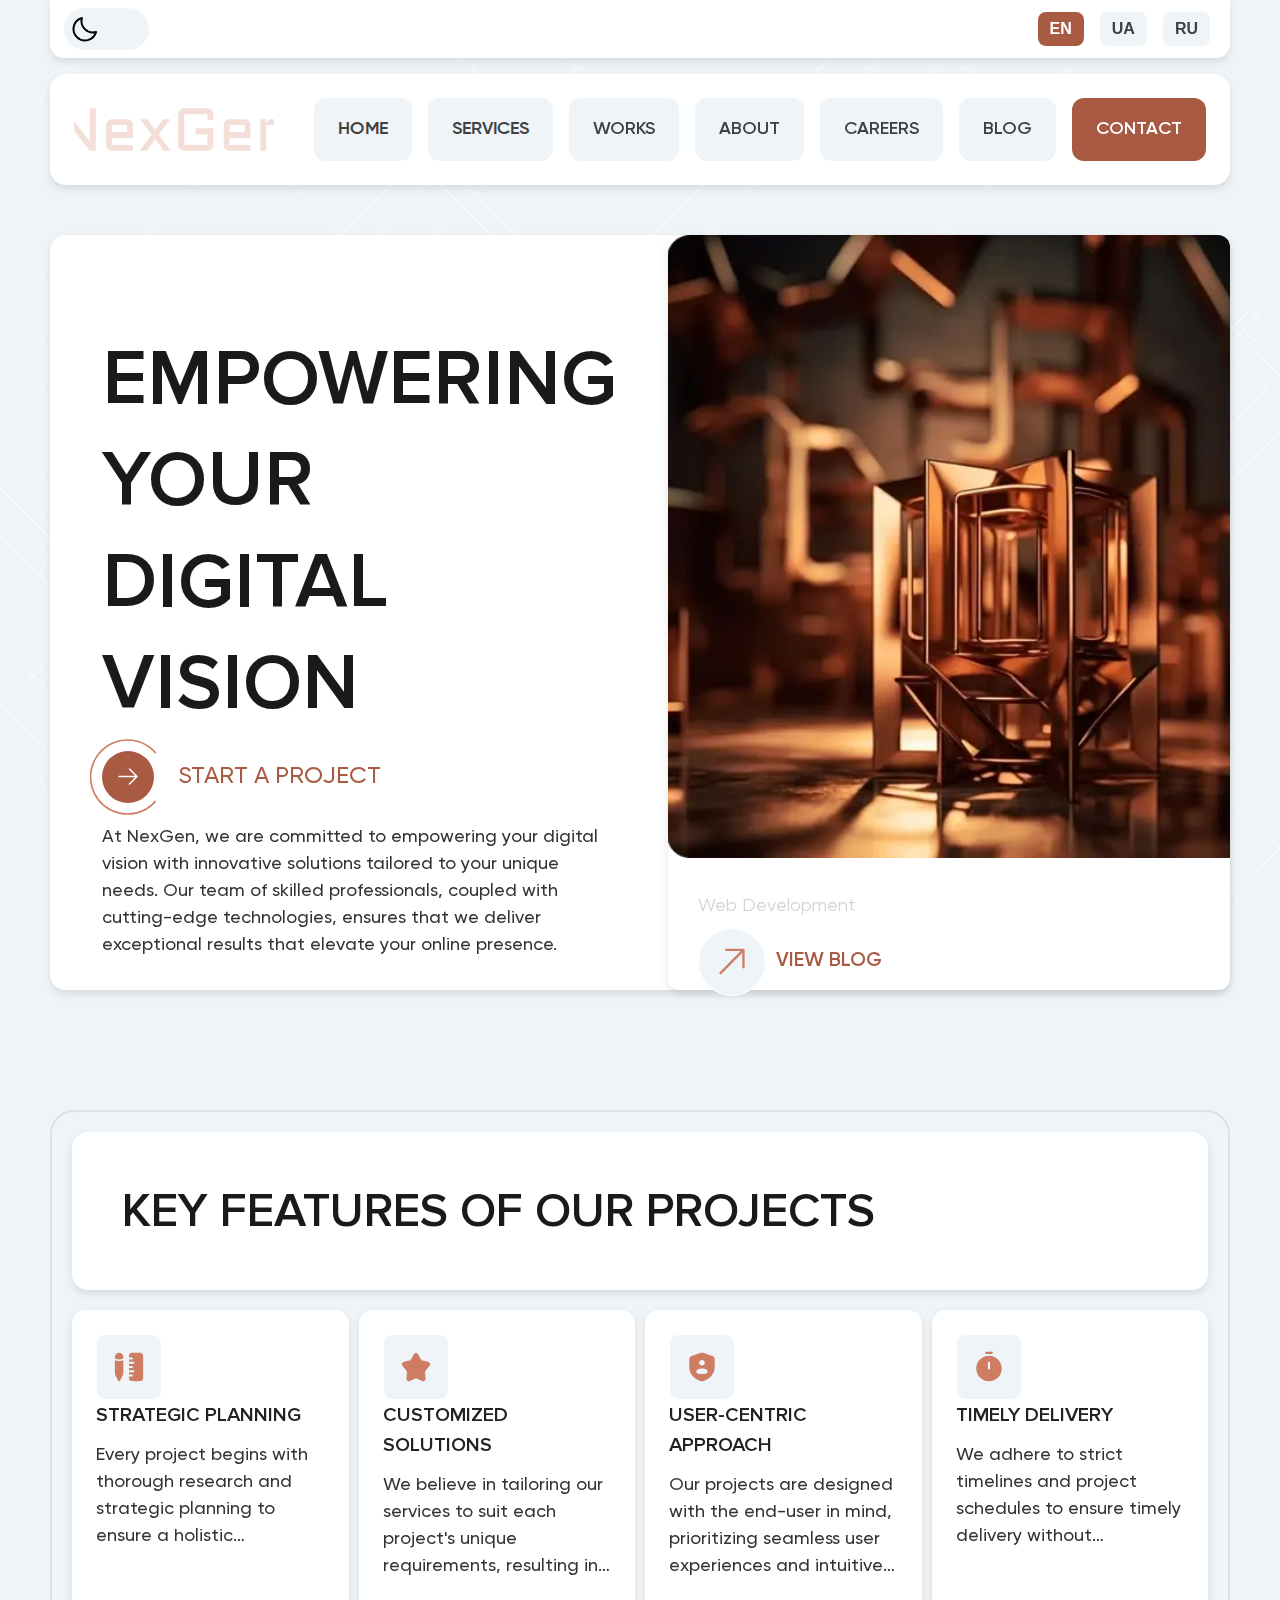
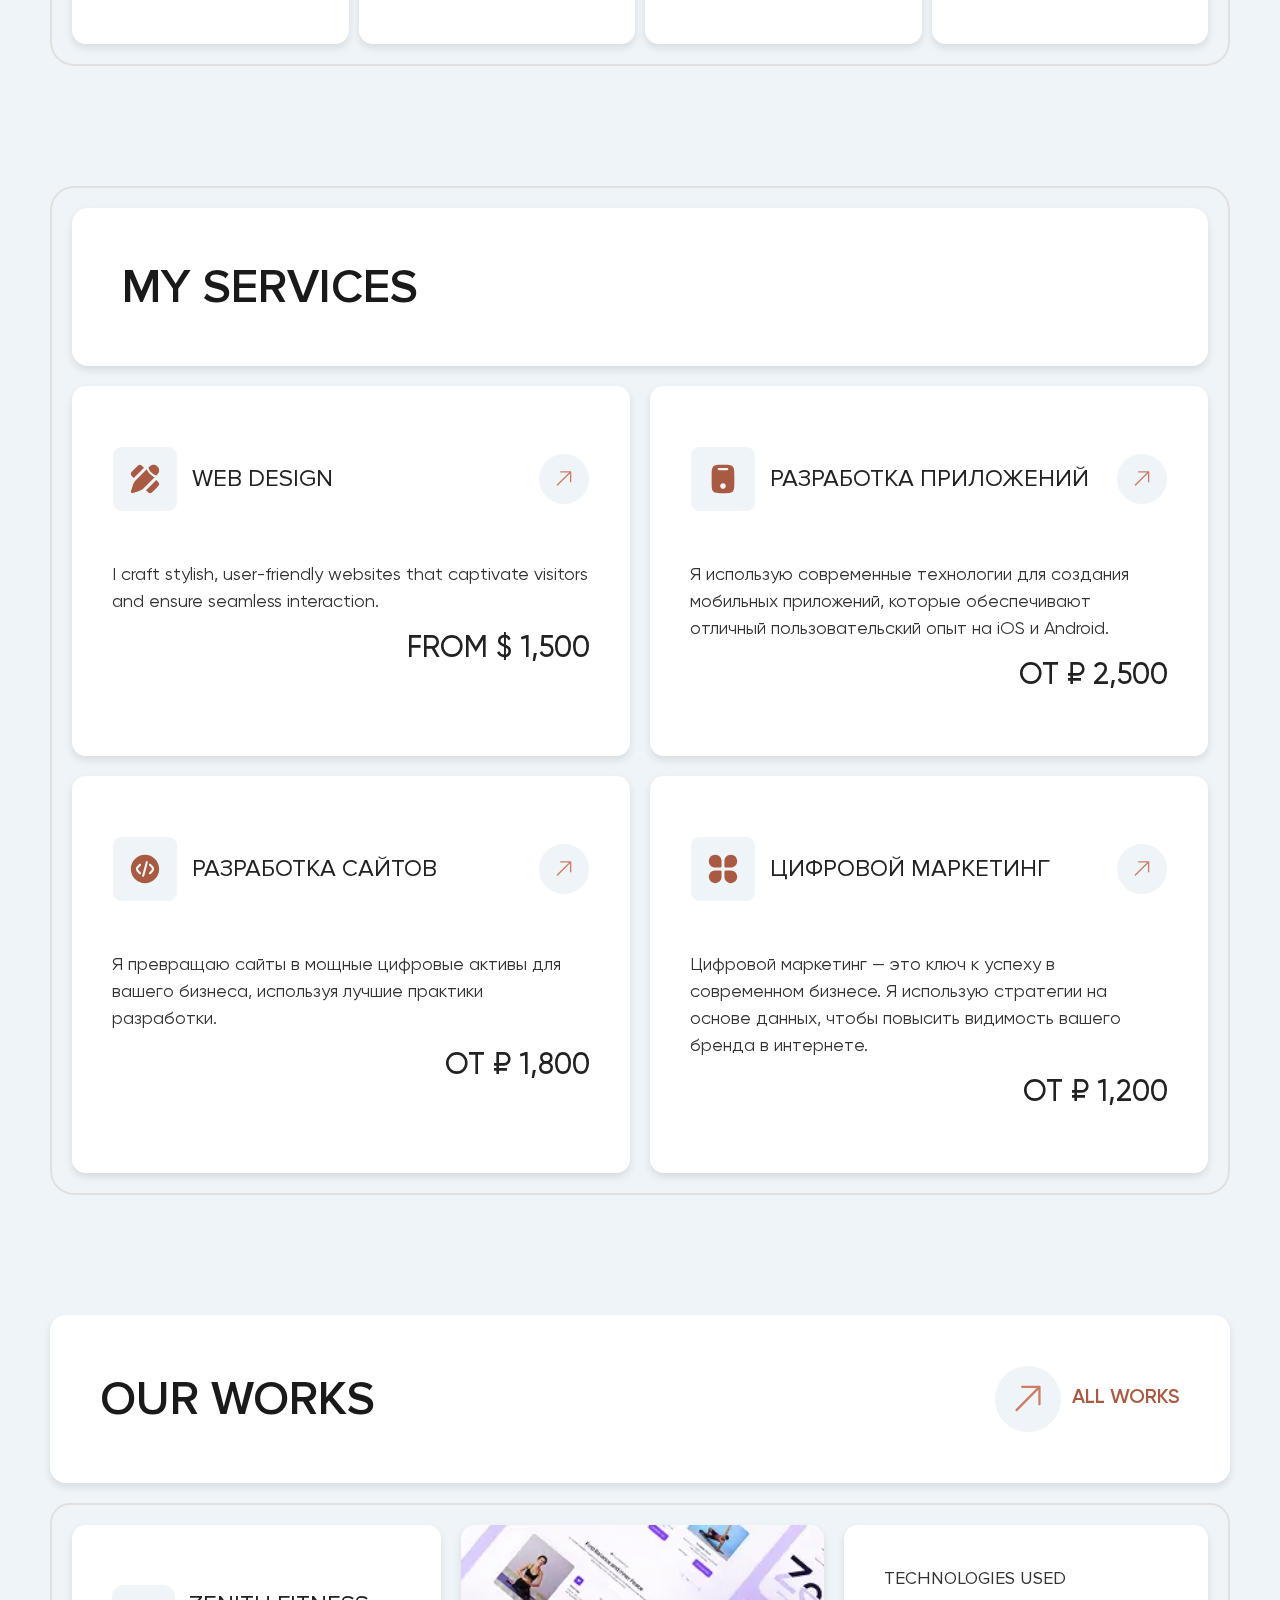
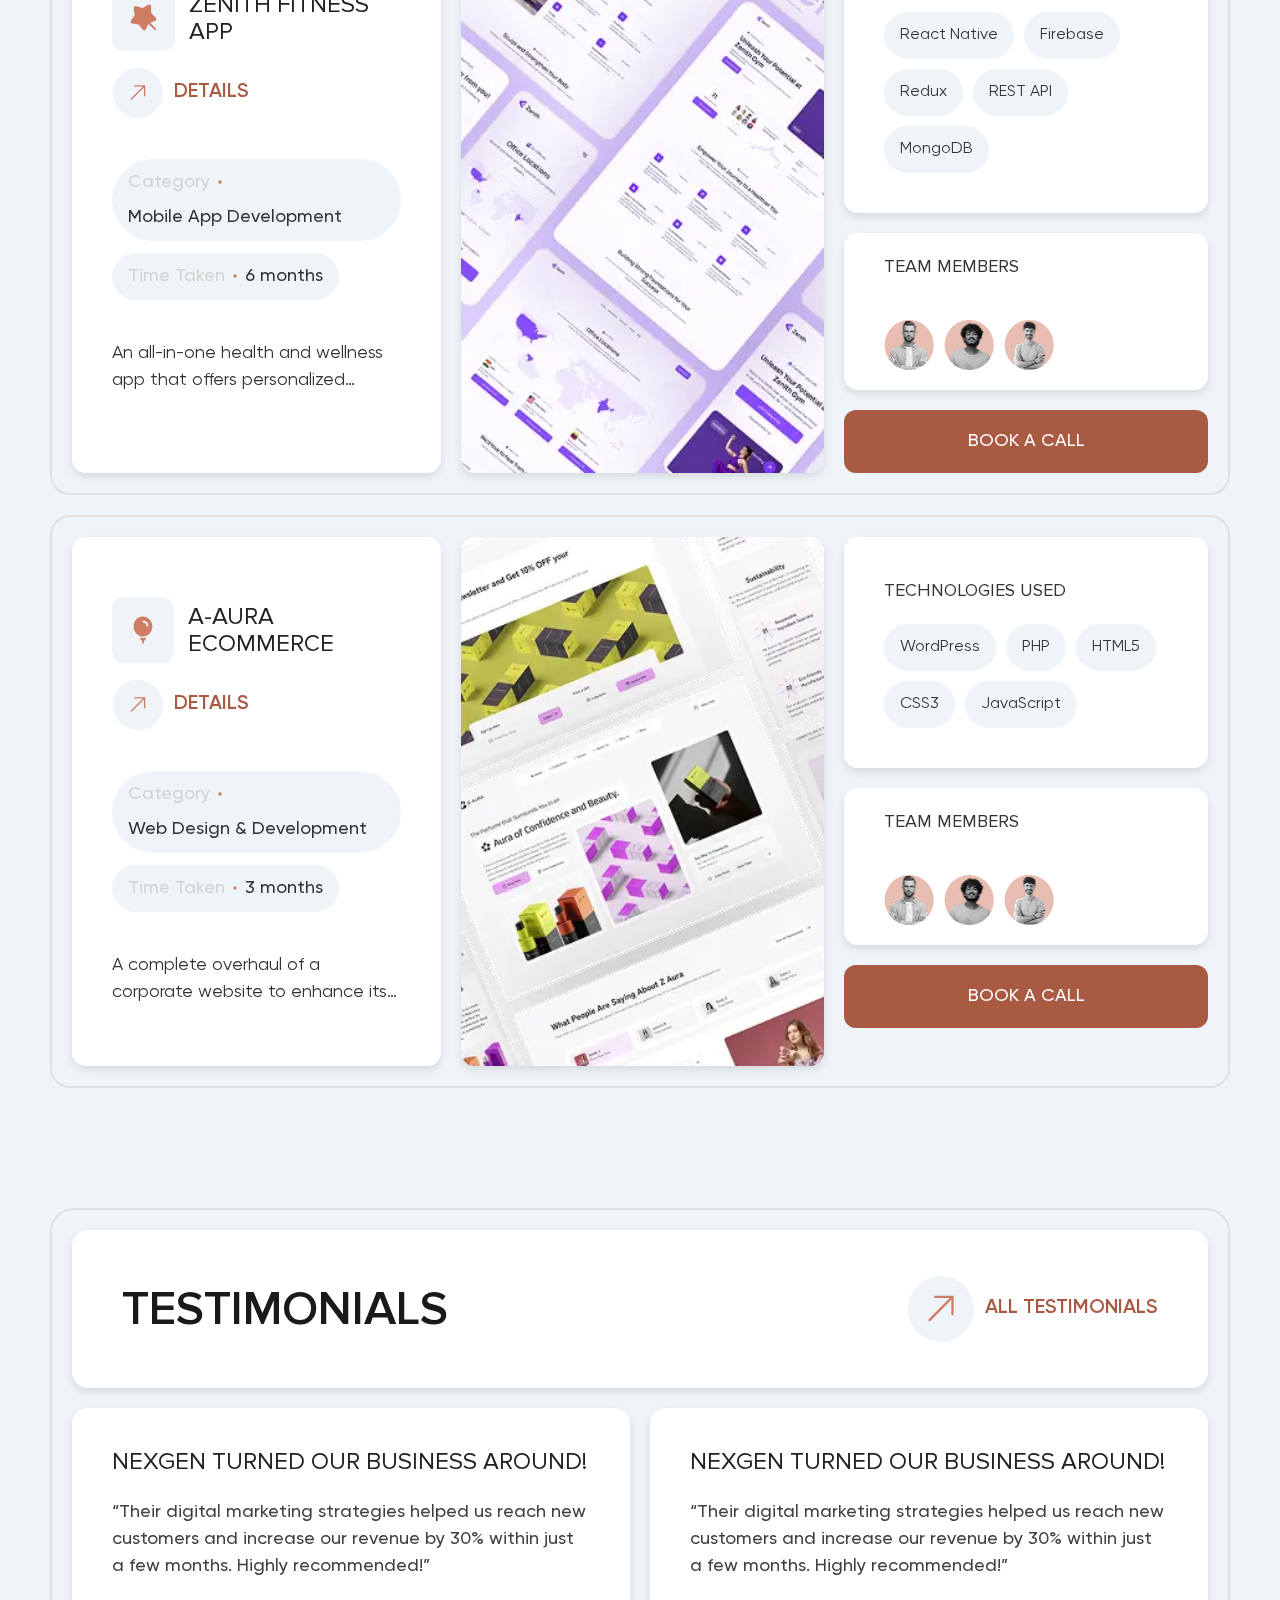
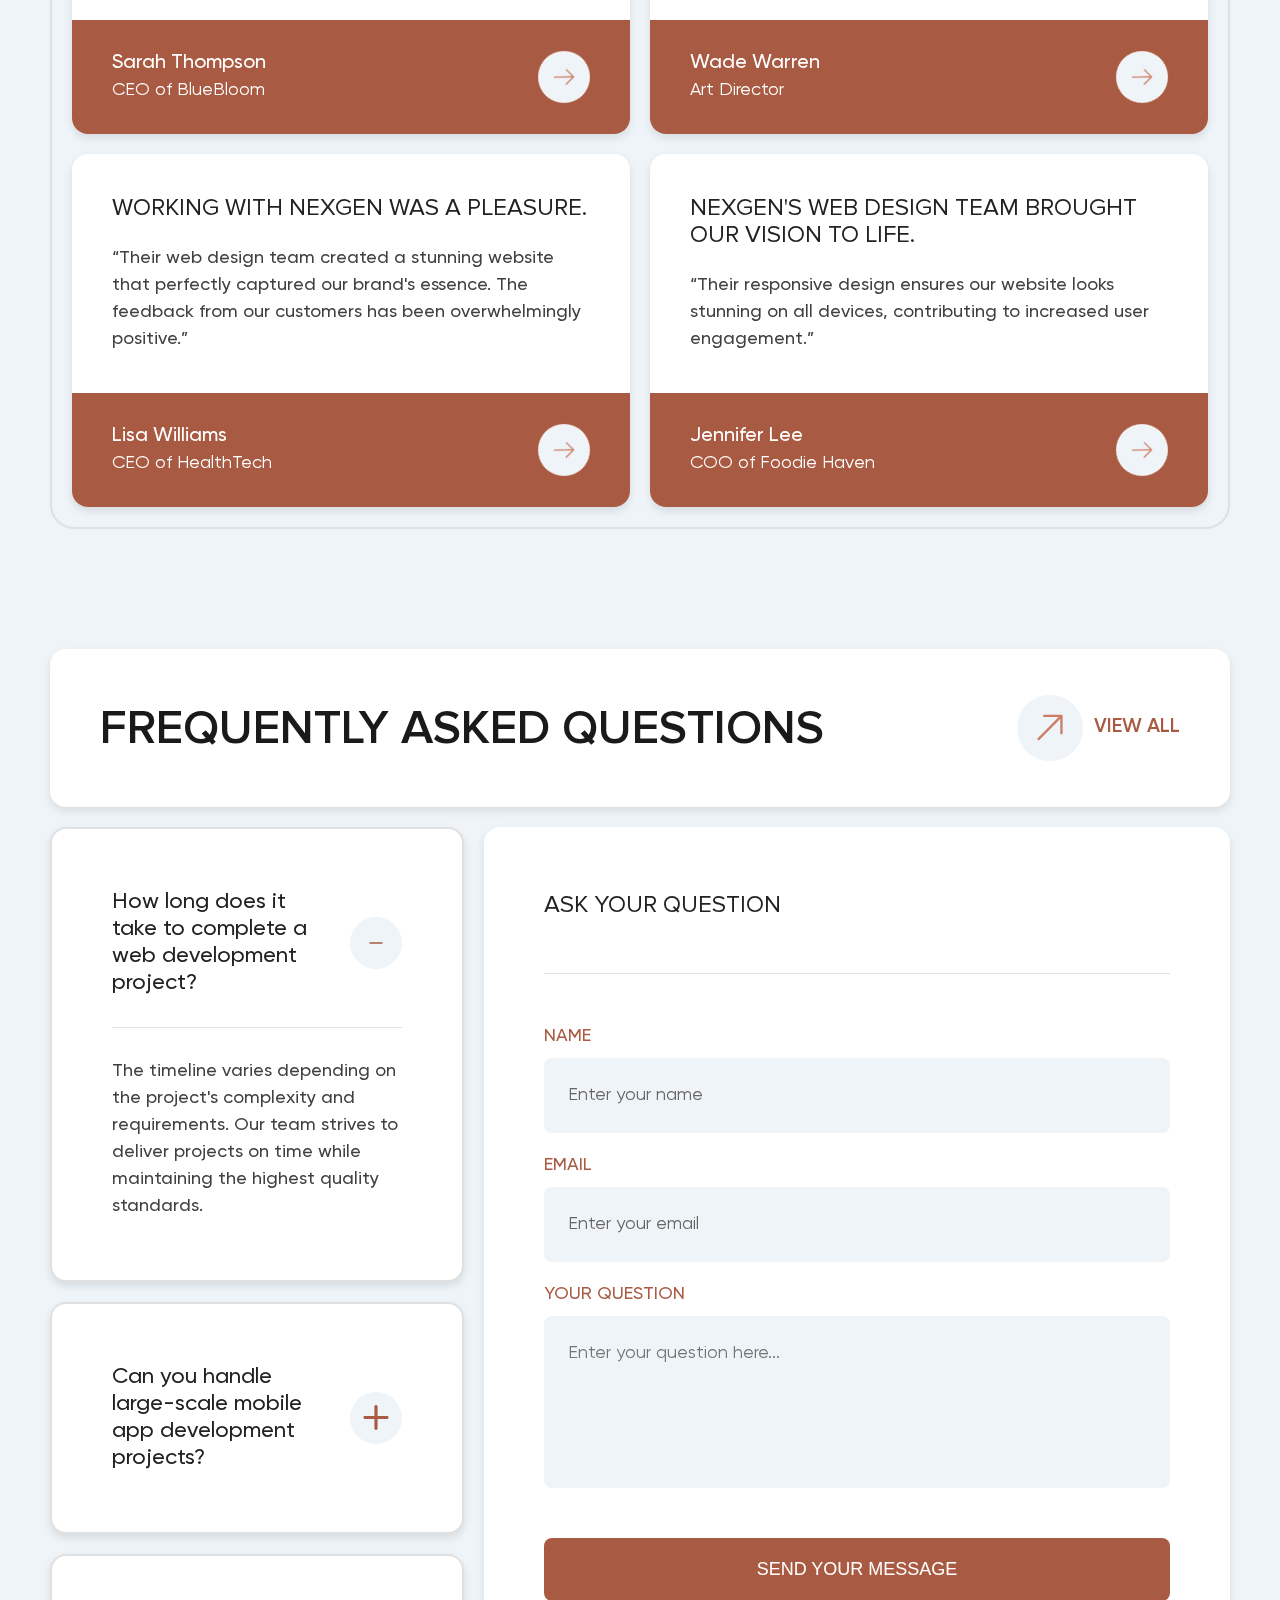
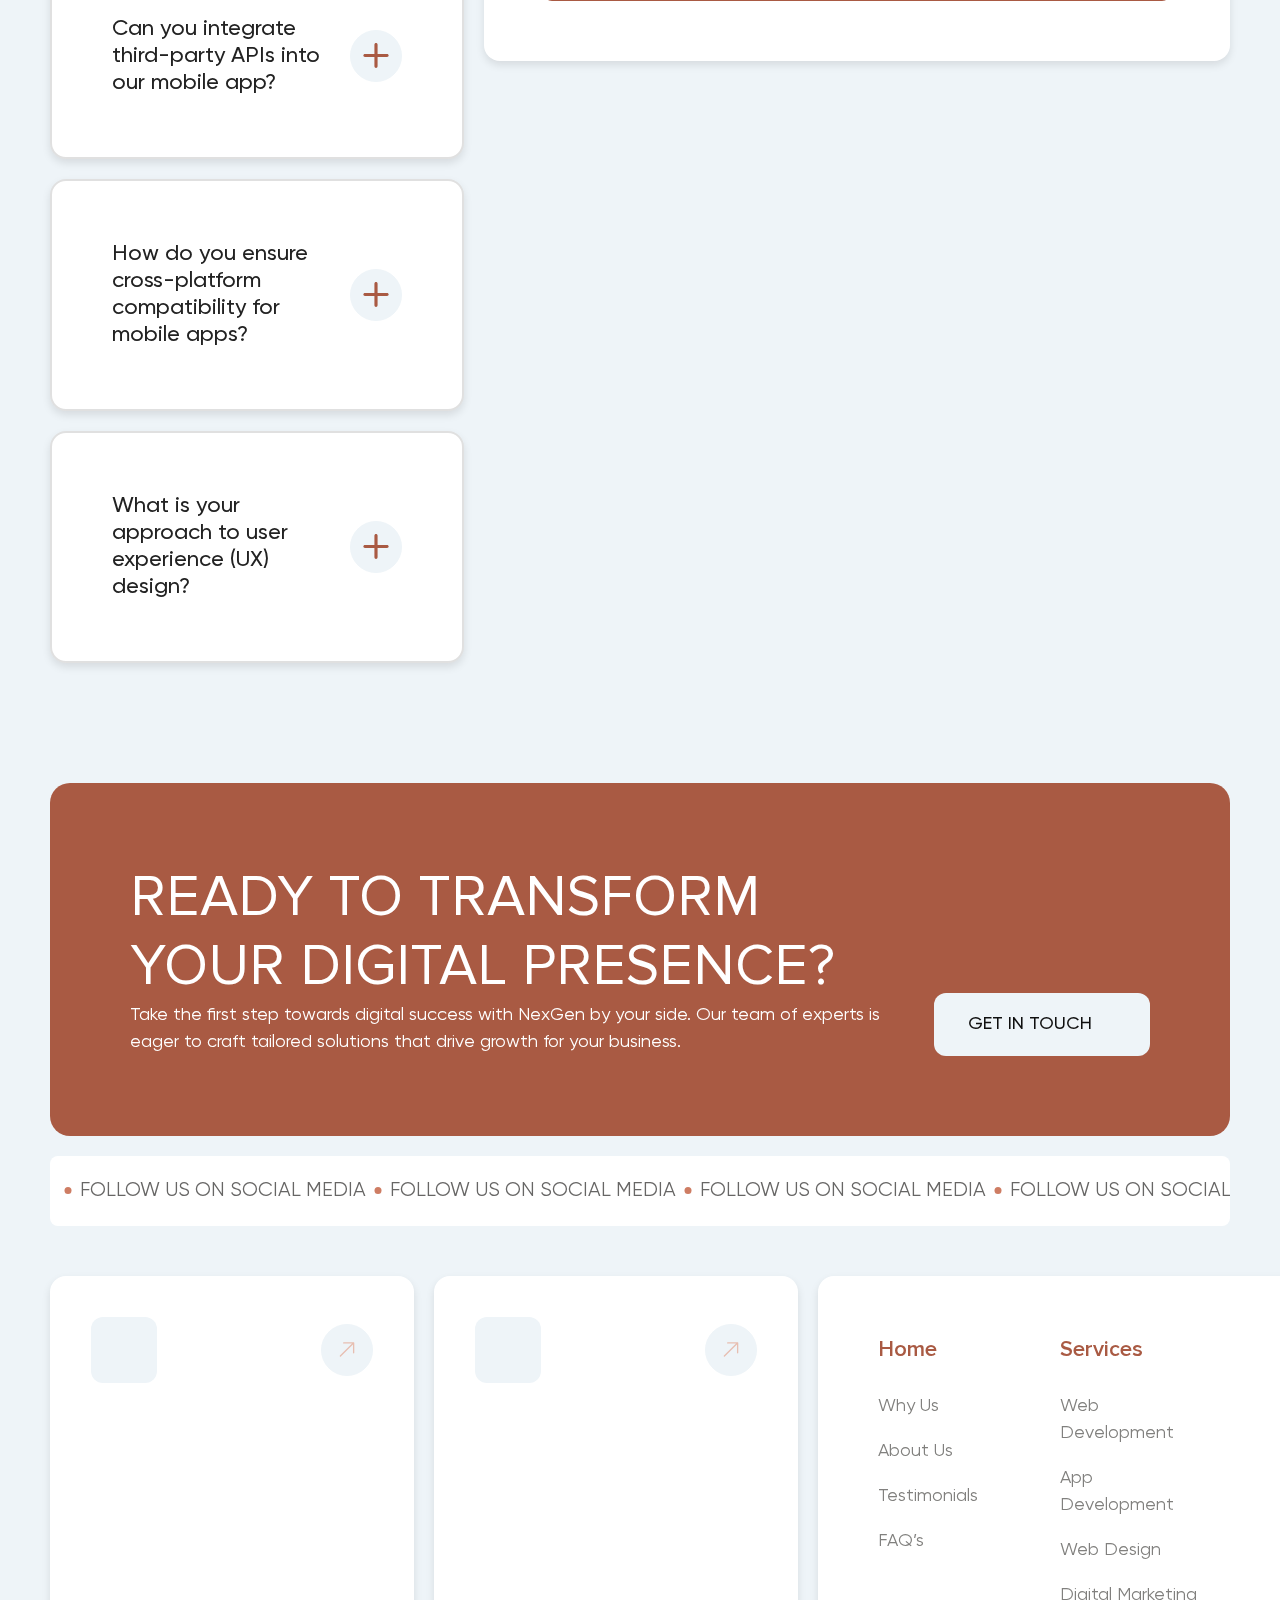
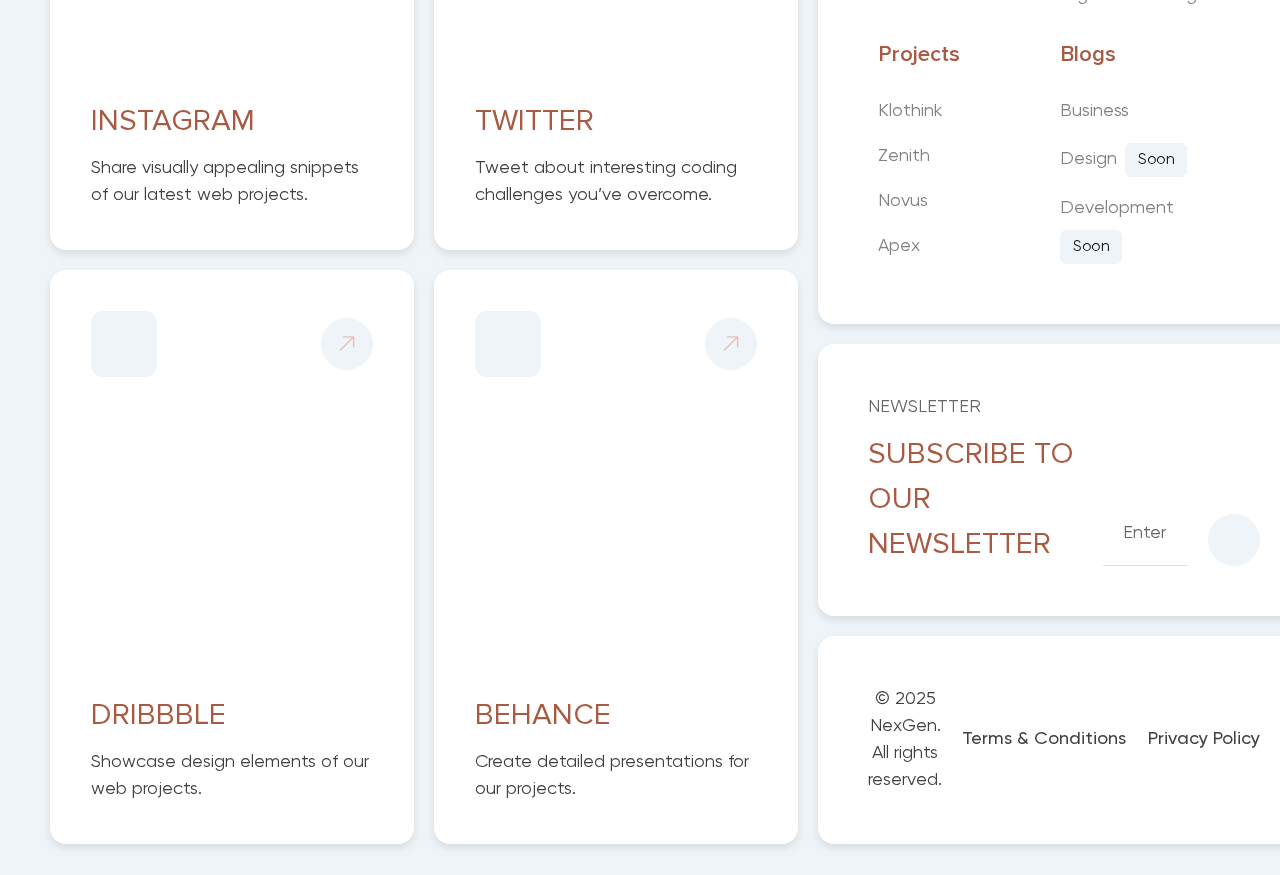
<file: project.html>
<!DOCTYPE html>
<html lang="en">

<head>
    <meta charset="UTF-8">
    <meta name="viewport" content="width=device-width, initial-scale=1.0">
    <!-- Основное описание для поиска -->
    <meta name="description"
        content="NexGen provides cutting-edge digital solutions to help your business thrive in the digital landscape.">
    <meta name="robots" content="index, follow">
    <meta name="author" content="NexGen">

    <!-- Open Graph для соцсетей -->
    <meta property="og:title" content="NexGen — Digital Solutions for Your Business">
    <meta property="og:description"
        content="NexGen provides cutting-edge digital solutions to help your business thrive in the digital landscape.">
    <meta property="og:url" content="https://yourdomain.com/">
    <meta property="og:image" content="https://yourdomain.com/images/og-image.jpg">
    <meta property="og:type" content="website">

    <!-- Twitter Card -->
    <meta name="twitter:card" content="summary_large_image">
    <meta name="twitter:title" content="NexGen — Digital Solutions for Your Business">
    <meta name="twitter:description"
        content="NexGen provides cutting-edge digital solutions to help your business thrive in the digital landscape.">
    <meta name="twitter:image" content="https://yourdomain.com/images/og-image.jpg">

    <!-- Канонический URL и альтернативные языки -->
    <link rel="canonical" href="https://yourdomain.com/">
    <link rel="alternate" href="https://yourdomain.com/" hreflang="en">
    <link rel="alternate" href="https://yourdomain.com/ru/" hreflang="ru">
    <link rel="alternate" href="https://yourdomain.com/ua/" hreflang="uk">

    <!-- Ваши стили -->
    <link rel="stylesheet" href="style/reset.css" media="print" onload="this.media='all'">
    <link rel="stylesheet" href="style/style.css">

    <!-- JSON-LD для организации и страницы -->
    <script type="application/ld+json">
  {
    "@context": "https://schema.org",
    "@type": "Organization",
    "name": "NexGen",
    "url": "https://yourdomain.com/",
    "logo": "https://yourdomain.com/images/Logo.svg",
    "sameAs": [
      "https://www.instagram.com/yourprofile",
      "https://twitter.com/yourprofile",
      "https://www.linkedin.com/company/yourprofile"
    ]
  }
  </script>
    <script type="application/ld+json">
  {
    "@context": "https://schema.org",
    "@type": "WebPage",
    "headline": "Digital Solutions for Your Business",
    "description": "NexGen provides cutting-edge digital solutions to help your business thrive in the digital landscape.",
    "url": "https://yourdomain.com/"
  }
  </script>

    <link rel="icon" href="images/favicon.svg" type="image/x-icon">
    <title>NexGen — Prodject</title>
</head>

<body>


    <!-- ==== HEADER ==== -->
    <div class="language-switcher container" role="region" aria-label="Language selection">
        <div class="theme-switcher">
            <button id="switchTheme" class="theme-toggle" aria-pressed="false" aria-label="Toggle theme"
                aria-live="polite"></button>
        </div>
        <button id="languageToggle" class="language-toggle" aria-label="Select Language" aria-expanded="false">
            <span class="language-option links" id="en">EN</span>
            <span class="language-option links" id="ua">UA</span>
            <span class="language-option links" id="ru">RU</span>
        </button>
    </div>

    <header class="container wrapper">
        <div class="logo">
            <a href="/" aria-label="Go to homepage">
                <img width="205" height="60" src="images/Logo.svg" alt="NexGen logo" loading="lazy">
            </a>
        </div>
        <nav class="navbar" aria-label="Main menu">
            <ul class="desktop-menu">
                <li><a href="/" aria-label="Home" class="links">Home</a></li>
                <li><a href="services.html" aria-label="Services" class="links">Services</a></li>
                <li><a href="works.html" aria-label="Works" class="links">Works</a></li>
                <li><a href="about.html" aria-label="About" class="links">About</a></li>
                <li><a href="careers.html" aria-label="Careers" class="links">Careers</a></li>
                <li><a href="blog.html" aria-label="Blog" class="links">Blog</a></li>
                <li class="active"><a href="contact.html" class="contact-btn links" aria-label="Contact us">Contact</a>
                </li>
            </ul>
        </nav>
        <div class="mobile-menu">
            <button class="burger" aria-label="Open menu" onclick="toggleMobileMenu()" aria-expanded="false">
                <span class="burger-line"></span>
                <span class="burger-line"></span>
                <span class="burger-line"></span>
            </button>
        </div>
        <nav class="mobile-links" aria-hidden="true" role="menu">
            <ul>
                <li><a href="/" role="menuitem">Home</a></li>
                <li><a href="services.html" role="menuitem">Services</a></li>
                <li><a href="works.html" role="menuitem">Works</a></li>
                <li><a href="about.html" role="menuitem">About</a></li>
                <li><a href="careers.html" role="menuitem">Careers</a></li>
                <li><a href="blog.html" role="menuitem">Blog</a></li>
                <li><a href="contact.html" role="menuitem">Contact</a></li>
            </ul>
        </nav>
    </header>

    <main>
        <section class="hero project-hero wrapper" aria-labelledby="hero-title">
            <div class="hero__container container">
                <div class="hero__content">
                    <h1 id="hero-title" class="heading-primary">
                        Empowering Your Digital Vision
                    </h1>

                    <a href="contact.html" class="hero__button hero__button--primary" aria-label="Start a project">
                        <span><img src="images/link-arrow.svg" alt="" aria-hidden="true" width="24" height="25"></span>
                        Start a Project
                    </a>

                    <p class="hero__description paragraph">
                        At NexGen, we are committed to empowering your digital vision with innovative solutions tailored
                        to your unique needs. Our team of skilled professionals, coupled with cutting-edge technologies,
                        ensures that we deliver exceptional results that elevate your online presence.
                    </p>
                </div>

                <div class="hero__visual services-hero__visual project-hero__visual">
                    <figure class="hero__figure">
                        <picture>
                            <source type="image/webp" srcset="images/hero-project.webp">
                            <img src="images/hero-project.png" width="593" height="465"
                                alt="Screenshot of EstateIn real estate project" class="hero__image">
                        </picture>
                        <figcaption class="hero__figcaption services-hero__visual--box">
                            <span class="services-hero__visual--badge">Web Development</span>
                            <a href="/" class="hero__stats-link">
                                <span><img src="images/hero__stats-item.svg" alt="Arrow icon" aria-hidden="true"
                                        width="29" height="28"></span>
                                View Blog
                            </a>
                        </figcaption>
                    </figure>
                </div>
            </div>
        </section>


        <section id="services" class="why-choose-us key-section wrapper border-light" aria-labelledby="why-title">
            <h2 id="why-title" class="heading-secondary container">Key Features of Our Projects</h2>
            <div class="cards">
                <article class="card container links">
                    <div class="service__header--icon">
                        <img src="images/key1.svg" alt="Web Design Icon" class="service__icon" width="24"
                            height="24" aria-hidden="true">
                    </div>
                    <h3 class="card__title">Strategic Planning</h3>
                    <p class="card__text paragraph">
                        Every project begins with thorough research and strategic planning to ensure a holistic
                        understanding of our clients' objectives.
                    </p>
                </article>
                <article class="card container links">
                    <div class="service__header--icon">
                        <img src="images/key2.svg" alt="Web Design Icon" class="service__icon" width="24"
                            height="24" aria-hidden="true">
                    </div>
                    <h3 class="card__title">Customized Solutions</h3>
                    <p class="card__text paragraph">
                        We believe in tailoring our services to suit each project's unique requirements, resulting in
                        solutions.
                    </p>
                </article>

                <article class="card container links">
                    <div class="service__header--icon">
                        <img src="images/key3.svg" alt="Web Design Icon" class="service__icon" width="24"
                            height="24" aria-hidden="true">
                    </div>
                    <h3 class="card__title">User-Centric Approach</h3>
                    <p class="card__text paragraph">
                        Our projects are designed with the end-user in mind, prioritizing seamless user experiences and
                        intuitive interfaces.
                    </p>
                </article>

                <article class="card container links">
                    <div class="service__header--icon">
                        <img src="images/key4.svg" alt="Web Design Icon" class="service__icon" width="24"
                            height="24" aria-hidden="true">
                    </div>
                    <h3 class="card__title">Timely Delivery</h3>
                    <p class="card__text paragraph">
                        We adhere to strict timelines and project schedules to ensure timely delivery without
                        compromising on quality.
                    </p>
                </article>
            </div>
        </section>


        <section id="services-list" class="services border-light wrapper" aria-labelledby="services-title">
            <h2 id="services-title" class="heading-secondary container">My Services</h2>
            <div class="services__grid">
                <!-- Web Design -->
                <article class="service container" itemscope itemtype="https://schema.org/Service"
                    aria-labelledby="web-design-title">
                    <div class="service__header">
                        <div class="service__header--box">
                            <div class="service__header--icon">
                                <img src="images/icon-web-design.svg" alt="Web Design Icon" class="service__icon"
                                    width="24" height="24" aria-hidden="true">
                            </div>
                            <h3 id="web-design-title" class="service__title" itemprop="name">Web Design</h3>
                        </div>
                        <a href="services.html" class="service__cta hero__stats-link"
                            aria-label="Book a web design consultation">
                            <span><img src="images/hero__stats-item.svg" alt="Arrow Icon" aria-hidden="true" width="29"
                                    height="28"></span>
                        </a>
                    </div>
                    <p class="service__description paragraph" itemprop="description">
                        I craft stylish, user-friendly websites that captivate visitors and ensure seamless interaction.
                    </p>
                    <p class="service__price" itemprop="offers" itemscope itemtype="https://schema.org/Offer">
                        From <span itemprop="priceCurrency" content="USD">$</span>
                        <span itemprop="price" content="1500">1,500</span>
                    </p>
                    <a href="/" class="service__cta--link" aria-label="Book a consultation for Web Design">Book a
                        Consultation</a>
                </article>

                <!-- Mobile Apps -->
                <article class="service container" itemscope itemtype="https://schema.org/Service"
                    aria-labelledby="mobile-app-title">
                    <div class="service__header">
                        <div class="service__header--box">
                            <div class="service__header--icon">
                                <img src="images/icon-mobile-app.svg" alt="Mobile App Icon" class="service__icon"
                                    width="24" height="24" loading="lazy" aria-hidden="true">
                            </div>
                            <h3 id="mobile-app-title" class="service__title" itemprop="name">Разработка приложений</h3>
                        </div>
                        <a href="services.html" class="service__cta hero__stats-link"
                            aria-label="Записаться на консультацию по мобильным приложениям">
                            <span><img src="images/hero__stats-item.svg" alt="Arrow Icon" aria-hidden="true" width="29"
                                    height="28" loading="lazy"></span>
                        </a>
                    </div>
                    <p class="service__description paragraph" itemprop="description">
                        Я использую современные технологии для создания мобильных приложений, которые обеспечивают
                        отличный пользовательский опыт на iOS и Android.
                    </p>
                    <p class="service__price" itemprop="offers" itemscope itemtype="https://schema.org/Offer">
                        От <span itemprop="priceCurrency" content="USD">₽</span>
                        <span itemprop="price" content="2500">2,500</span>
                    </p>
                    <a href="/" class="service__cta--link"
                        aria-label="Записаться на консультацию по мобильным приложениям">Записаться на консультацию</a>
                </article>

                <!-- Web Development -->
                <article class="service container" itemscope itemtype="https://schema.org/Service"
                    aria-labelledby="web-dev-title">
                    <div class="service__header">
                        <div class="service__header--box">
                            <div class="service__header--icon">
                                <img src="images/icon-web-dev.svg" alt="Web Development Icon" class="service__icon"
                                    width="24" height="24" loading="lazy" aria-hidden="true">
                            </div>
                            <h3 id="web-dev-title" class="service__title" itemprop="name">Разработка сайтов</h3>
                        </div>
                        <a href="#contact" class="service__cta hero__stats-link"
                            aria-label="Записаться на консультацию по веб-разработке">
                            <span><img src="images/hero__stats-item.svg" alt="Arrow Icon" aria-hidden="true" width="29"
                                    height="28" loading="lazy"></span>
                        </a>
                    </div>
                    <p class="service__description paragraph" itemprop="description">
                        Я превращаю сайты в мощные цифровые активы для вашего бизнеса, используя лучшие практики
                        разработки.
                    </p>
                    <p class="service__price" itemprop="offers" itemscope itemtype="https://schema.org/Offer">
                        От <span itemprop="priceCurrency" content="USD">₽</span>
                        <span itemprop="price" content="1800">1,800</span>
                    </p>
                    <a href="services.html" class="service__cta--link"
                        aria-label="Записаться на консультацию по веб-разработке">Записаться на консультацию</a>
                </article>

                <!-- Digital Marketing -->
                <article class="service container" itemscope itemtype="https://schema.org/Service"
                    aria-labelledby="digital-marketing-title">
                    <div class="service__header">
                        <div class="service__header--box">
                            <div class="service__header--icon">
                                <img src="images/icon-digital-marketing.svg" alt="Digital Marketing Icon"
                                    class="service__icon" width="24" height="24" loading="lazy" aria-hidden="true">
                            </div>
                            <h3 id="digital-marketing-title" class="service__title" itemprop="name">Цифровой маркетинг
                            </h3>
                        </div>
                        <a href="#contact" class="service__cta hero__stats-link"
                            aria-label="Записаться на консультацию по цифровому маркетингу">
                            <span><img src="images/hero__stats-item.svg" alt="Arrow Icon" aria-hidden="true" width="29"
                                    height="28" loading="lazy"></span>
                        </a>
                    </div>
                    <p class="service__description paragraph" itemprop="description">
                        Цифровой маркетинг — это ключ к успеху в современном бизнесе. Я использую стратегии на основе
                        данных, чтобы повысить видимость вашего бренда в интернете.
                    </p>
                    <p class="service__price" itemprop="offers" itemscope itemtype="https://schema.org/Offer">
                        От <span itemprop="priceCurrency" content="USD">₽</span>
                        <span itemprop="price" content="1200">1,200</span>
                    </p>
                    <a href="services.html" class="service__cta--link"
                        aria-label="Записаться на консультацию по цифровому маркетингу">Записаться на консультацию</a>
                </article>
            </div>
        </section>


        <section id="works" class="works border-light wrapper" aria-labelledby="works-title">
            <div class="works__header container">
                <h2 id="works-title" class="section__title heading-secondary">Our Works</h2>
                <a href="works.html" class="works__link hero__stats-link" aria-label="View all works">
                    <span class="works__link-text">
                        <img src="images/hero__stats-item.svg" alt="Arrow icon" aria-hidden="true" width="16"
                            height="16" loading="lazy">
                    </span>
                    ALL Works
                </a>
            </div>

            <div class="works__grid">
                <!-- Начало первого проекта -->
                <article class="work border-light" itemscope itemtype="https://schema.org/CreativeWork"
                    aria-labelledby="zenith-title">
                    <div class="work__order-left container">
                        <div class="work__order--box">
                            <div class="work__order--header">
                                <div class="work__order--icon">
                                    <img src="images/order1.svg" alt="Zenith Fitness App Icon" class="work__order__icon"
                                        width="24" height="24" loading="lazy" aria-hidden="true">
                                </div>
                                <h3 id="zenith-title" class="work__order__title" itemprop="name">Zenith Fitness App</h3>
                            </div>

                            <a href="#contact" class="work__order__cta hero__stats-link"
                                aria-label="Book a call for Zenith Fitness App">
                                <span>
                                    <img src="images/hero__stats-item.svg" alt="Arrow icon" aria-hidden="true"
                                        width="29" height="28" loading="lazy">
                                </span>
                                Details
                            </a>
                        </div>

                        <ul class="work__meta">
                            <li><strong>Category</strong> <span itemprop="genre" class="paragraph">Mobile App
                                    Development</span></li>
                            <li><strong>Time Taken</strong> <span class="paragraph">6 months</span>
                            </li>
                        </ul>

                        <p class="work__order-left--text paragraph" itemprop="description">
                            An all-in-one health and wellness app that offers personalized fitness plans, nutrition
                            guidance, and virtual workout classes.
                        </p>

                        <a href="#contact" class="work__mobile-link hero__stats-link"
                            aria-label="Book a call for Zenith Fitness App">
                            <span>
                                <img src="images/hero__stats-item.svg" alt="Arrow icon" aria-hidden="true" width="29"
                                    height="28" loading="lazy">
                            </span>
                            Details
                        </a>
                    </div>

                    <figure class="work__media" itemprop="image">
                        <picture>
                            <source type="image/webp" srcset="images/zenith-screenshot.webp" width="580" height="426">
                            <img src="images/zenith-screenshot.jpg" alt="Zenith Fitness App preview" width="580"
                                height="426" class="work__image" loading="lazy" decoding="async">
                        </picture>
                    </figure>

                    <div class="work__order-right">
                        <div class="work__order-right--technologies container">
                            <h3 class="paragraph">Technologies Used</h3>
                            <ul>
                                <li class="paragraph">React Native</li>
                                <li class="paragraph">Firebase</li>
                                <li class="paragraph">Redux</li>
                                <li class="paragraph">REST API</li>
                                <li class="paragraph">MongoDB</li>
                            </ul>
                        </div>
                        <div class="work__order-right--team container">
                            <h3 class="paragraph">Team Members</h3>
                            <ul>
                                <li><img width="50" height="50" src="images/avatar1.png" alt="Team Member 1: John Doe"
                                        loading="lazy">
                                </li>
                                <li><img width="50" height="50" src="images/avatar2.png" alt="Team Member 2: Jane Smith"
                                        loading="lazy"></li>
                                <li><img width="50" height="50" src="images/avatar3.png"
                                        alt="Team Member 3: Bob Johnson" loading="lazy"></li>
                            </ul>
                        </div>
                        <a href="/" class="work__order--link buttons"><span class="buttons-text">Book A Call</span></a>
                    </div>
                </article>

                <!-- Начало второго проекта -->
                <article class="work border-light" itemscope itemtype="https://schema.org/CreativeWork"
                    aria-labelledby="a-aura-title">
                    <div class="work__order-left container">
                        <div class="work__order--box">
                            <div class="work__order--header">
                                <div class="work__order--icon">
                                    <img src="images/order2.svg" alt="A-Aura Ecommerce Icon" class="work__order__icon"
                                        width="24" height="24" loading="lazy" aria-hidden="true">
                                </div>
                                <h3 id="a-aura-title" class="work__order__title" itemprop="name">A-Aura Ecommerce</h3>
                            </div>

                            <a href="#contact" class="work__order__cta hero__stats-link"
                                aria-label="Book a call for A-Aura Ecommerce">
                                <span>
                                    <img src="images/hero__stats-item.svg" alt="Arrow icon" aria-hidden="true"
                                        width="29" height="28" loading="lazy">
                                </span>
                                Details
                            </a>
                        </div>

                        <ul class="work__meta">
                            <li><strong>Category</strong> <span itemprop="genre" class="paragraph">Web Design &
                                    Development</span></li>
                            <li><strong>Time Taken</strong> <span class="paragraph">3 months</span></li>
                        </ul>

                        <p class="work__order-left--text paragraph" itemprop="description">
                            A complete overhaul of a corporate website to enhance its brand identity and user
                            experience.
                        </p>

                        <a href="#contact" class="work__mobile-link hero__stats-link"
                            aria-label="Book a call for A-Aura Ecommerce">
                            <span>
                                <img src="images/hero__stats-item.svg" alt="Arrow icon" aria-hidden="true" width="29"
                                    height="28" loading="lazy">
                            </span>
                            Details
                        </a>
                    </div>

                    <figure class="work__media" itemprop="image">
                        <picture>
                            <source type="image/webp" srcset="images/zenith2-screenshot.webp" width="580" height="426">
                            <img src="images/zenith2-screenshot.jpg" width="580" height="426"
                                alt="A-Aura Ecommerce project preview" class="work__image" loading="lazy"
                                decoding="async">
                        </picture>
                    </figure>

                    <div class="work__order-right">
                        <div class="work__order-right--technologies container">
                            <h3 class="paragraph">Technologies Used</h3>
                            <ul>
                                <li class="paragraph">WordPress</li>
                                <li class="paragraph">PHP</li>
                                <li class="paragraph">HTML5</li>
                                <li class="paragraph">CSS3</li>
                                <li class="paragraph">JavaScript</li>
                            </ul>
                        </div>
                        <div class="work__order-right--team container">
                            <h3 class="paragraph">Team Members</h3>
                            <ul>
                                <li><img width="50" height="50" src="images/avatar1.png" alt="Team Member 1: John Doe">
                                </li>
                                <li><img width="50" height="50" src="images/avatar2.png"
                                        alt="Team Member 2: Jane Smith"></li>
                                <li><img width="50" height="50" src="images/avatar3.png"
                                        alt="Team Member 3: Bob Johnson"></li>
                            </ul>
                        </div>
                        <a href="/" class="work__order--link buttons"> <span class="buttons-text">Book A Call</span></a>
                    </div>
                </article>
            </div>

            <a href="works.html" class="works__link-mob container hero__stats-link" aria-label="View all works">
                <span class="works__link-text">
                    <img src="images/arrow-bottom.svg" alt="Arrow icon" aria-hidden="true" width="20" height="20"
                        loading="lazy">
                </span>
                ALL Works
            </a>
        </section>


        <section id="testimonials" class="testimonials border-light wrapper" aria-labelledby="testimonials-title">
            <div class="testimonials__header container">
                <h2 id="testimonials-title" class="section__title heading-secondary">Testimonials</h2>
                <a href="/" class="hero__stats-link" aria-label="View all testimonials">
                    <span class="works__link-text">
                        <img src="images/hero__stats-item.svg" alt="Arrow icon" aria-hidden="true" width="16"
                            height="16" loading="lazy">
                    </span>
                    ALL Testimonials
                </a>
            </div>
            <div class="testimonials__grid">
                <article class="testimonial container" itemscope itemtype="https://schema.org/Review"
                    aria-labelledby="testimonial1-title">
                    <div class="testimonial__header">
                        <h3 id="testimonial1-title">NexGen turned our business around!</h3>
                        <blockquote class="testimonial__quote" itemprop="reviewBody">
                            “Their digital marketing strategies helped us reach new customers and increase our revenue
                            by 30% within just a few months. Highly recommended!”
                        </blockquote>
                    </div>

                    <div class="testimonial__footer">
                        <img src="images/testimonial__photo1.png" alt="Photo of Sarah Thompson, CEO of BlueBloom"
                            class="testimonial__photo" width="60" height="60" loading="lazy" aria-hidden="true">
                        <div class="testimonial__author" itemprop="author" itemscope
                            itemtype="https://schema.org/Person">
                            <span class="testimonial__author-name" itemprop="name">Sarah Thompson</span>
                            <span class="testimonial__author-role" itemprop="jobTitle">CEO of BlueBloom</span>
                        </div>
                        <a href="/" class="testimonial__details hero__stats-link"
                            aria-label="Read full testimonial by Sarah Thompson">
                            <span class="works__link-text">
                                <img src="images/hero__stats-item.svg" alt="Arrow icon" aria-hidden="true" width="16"
                                    height="16" loading="lazy">
                            </span>
                        </a>
                    </div>
                </article>

                <article class="testimonial container" itemscope itemtype="https://schema.org/Review"
                    aria-labelledby="testimonial2-title">
                    <div class="testimonial__header">
                        <h3 id="testimonial2-title">NexGen turned our business around!</h3>
                        <blockquote class="testimonial__quote" itemprop="reviewBody">
                            “Their digital marketing strategies helped us reach new customers and increase our revenue
                            by 30% within just a few months. Highly recommended!”
                        </blockquote>
                    </div>

                    <div class="testimonial__footer">
                        <img src="images/testimonial__photo2.png" alt="Photo of Wade Warren, Art Director"
                            class="testimonial__photo" width="60" height="60" loading="lazy" aria-hidden="true">
                        <div class="testimonial__author" itemprop="author" itemscope
                            itemtype="https://schema.org/Person">
                            <span class="testimonial__author-name" itemprop="name">Wade Warren</span>
                            <span class="testimonial__author-role" itemprop="jobTitle">Art Director</span>
                        </div>
                        <a href="/" class="testimonial__details hero__stats-link"
                            aria-label="Read full testimonial by Wade Warren">
                            <span class="works__link-text">
                                <img src="images/hero__stats-item.svg" alt="Arrow icon" aria-hidden="true" width="16"
                                    height="16" loading="lazy">
                            </span>
                        </a>
                    </div>
                </article>

                <article class="testimonial container" itemscope itemtype="https://schema.org/Review"
                    aria-labelledby="testimonial3-title">
                    <div class="testimonial__header">
                        <h3 id="testimonial3-title">Working with NexGen was a pleasure.</h3>
                        <blockquote class="testimonial__quote" itemprop="reviewBody">
                            “Their web design team created a stunning website that perfectly captured our brand's
                            essence. The feedback from our customers has been overwhelmingly positive.”
                        </blockquote>
                    </div>

                    <div class="testimonial__footer">
                        <img src="images/testimonial__photo3.png" alt="Photo of Lisa Williams, CEO Of HealthTech"
                            class="testimonial__photo" width="60" height="60" loading="lazy" aria-hidden="true">
                        <div class="testimonial__author" itemprop="author" itemscope
                            itemtype="https://schema.org/Person">
                            <span class="testimonial__author-name" itemprop="name">Lisa Williams</span>
                            <span class="testimonial__author-role" itemprop="jobTitle">CEO of HealthTech</span>
                        </div>
                        <a href="/" class="testimonial__details hero__stats-link"
                            aria-label="Read full testimonial by Lisa Williams">
                            <span class="works__link-text">
                                <img src="images/hero__stats-item.svg" alt="Arrow icon" aria-hidden="true" width="16"
                                    height="16" loading="lazy">
                            </span>
                        </a>
                    </div>
                </article>

                <article class="testimonial container" itemscope itemtype="https://schema.org/Review"
                    aria-labelledby="testimonial4-title">
                    <div class="testimonial__header">
                        <h3 id="testimonial4-title">NexGen's web design team brought our vision to life.</h3>
                        <blockquote class="testimonial__quote" itemprop="reviewBody">
                            “Their responsive design ensures our website looks stunning on all devices, contributing to
                            increased user engagement.”
                        </blockquote>
                    </div>

                    <div class="testimonial__footer">
                        <img src="images/testimonial__photo4.png" alt="Photo of Jennifer Lee, COO of Foodie Haven"
                            class="testimonial__photo" width="60" height="60" loading="lazy" aria-hidden="true">
                        <div class="testimonial__author" itemprop="author" itemscope
                            itemtype="https://schema.org/Person">
                            <span class="testimonial__author-name" itemprop="name">Jennifer Lee</span>
                            <span class="testimonial__author-role" itemprop="jobTitle">COO of Foodie Haven</span>
                        </div>
                        <a href="/" class="testimonial__details hero__stats-link"
                            aria-label="Read full testimonial by Jennifer Lee">
                            <span class="works__link-text">
                                <img src="images/hero__stats-item.svg" alt="Arrow icon" aria-hidden="true" width="16"
                                    height="16" loading="lazy">
                            </span>
                        </a>
                    </div>
                </article>
            </div>

            <a href="/works" class="works__link-mob container hero__stats-link" aria-label="View all testimonials">
                <span class="works__link-text">
                    <img src="images/arrow-bottom.svg" alt="Arrow icon" aria-hidden="true" width="20" height="20"
                        loading="lazy">
                </span>
                ALL Testimonials
            </a>
        </section>


        <section id="faq" class="faq wrapper" aria-labelledby="faq-title">
            <div class="faq__header container">
                <h2 id="faq-title" class="section__title heading-secondary">Frequently Asked Questions</h2>
                <a href="/" class="works__link hero__stats-link" aria-label="View all FAQ">
                    <span class="works__link-text">
                        <img src="images/hero__stats-item.svg" alt="Arrow icon" aria-hidden="true" width="16"
                            height="16" loading="lazy">
                    </span>
                    View All
                </a>
            </div>
            <div class="faq__box">
                <div class="faq__list">
                    <details class="faq__item container border-light" open aria-expanded="true"
                        aria-labelledby="faq1-title">
                        <summary id="faq1-title" class="faq__question">How long does it take to complete a web
                            development project?</summary>
                        <p class="faq__answer">The timeline varies depending on the project's complexity and
                            requirements. Our team strives to deliver projects on time while maintaining the highest
                            quality standards.</p>
                    </details>
                    <details class="faq__item container border-light" aria-expanded="false"
                        aria-labelledby="faq2-title">
                        <summary id="faq2-title" class="faq__question">Can you handle large-scale mobile app development
                            projects?</summary>
                        <p class="faq__answer">Yes, we have extensive experience in building scalable mobile
                            applications for enterprises and startups alike.</p>
                    </details>
                    <details class="faq__item container border-light" aria-expanded="false"
                        aria-labelledby="faq3-title">
                        <summary id="faq3-title" class="faq__question">Can you integrate third-party APIs into our
                            mobile app?</summary>
                        <p class="faq__answer">Absolutely. We specialize in integrating RESTful and GraphQL APIs to
                            enrich your mobile app's functionality.</p>
                    </details>
                    <details class="faq__item container border-light" aria-expanded="false"
                        aria-labelledby="faq4-title">
                        <summary id="faq4-title" class="faq__question">How do you ensure cross-platform compatibility
                            for mobile apps?</summary>
                        <p class="faq__answer">We leverage React Native and Flutter to build apps that provide
                            native-like performance across iOS and Android devices.</p>
                    </details>
                    <details class="faq__item container border-light" aria-expanded="false"
                        aria-labelledby="faq5-title">
                        <summary id="faq5-title" class="faq__question">What is your approach to user experience (UX)
                            design?</summary>
                        <p class="faq__answer">Our UX process involves user research, wireframing, prototyping, and
                            iterative testing to ensure intuitive and user-centric designs.</p>
                    </details>
                </div>

                <aside class="faq__form container">
                    <h3 id="faq-form-title" class="faq__form-title">Ask Your Question</h3>
                    <form action="/contact" method="post" class="faq__form-fields" aria-labelledby="faq-form-title">
                        <label for="faq-name" class="faq__label">Name</label>
                        <input type="text" id="faq-name" name="name" class="faq__input" placeholder="Enter your name"
                            required aria-describedby="name-description">

                        <label for="faq-email" class="faq__label">Email</label>
                        <input type="email" id="faq-email" name="email" class="faq__input"
                            placeholder="Enter your email" required aria-describedby="email-description">

                        <label for="faq-question" class="faq__label">Your Question</label>
                        <textarea id="faq-question" name="question" class="faq__textarea" rows="4"
                            placeholder="Enter your question here..." required
                            aria-describedby="question-description"></textarea>

                        <button type="submit" class="btn btn--primary faq__submit buttons"
                            aria-label="Send your message"><span class="buttons-text">Send
                                your message</span></button>
                    </form>
                </aside>
            </div>
        </section>


        <section id="cta" class="cta wrapper" aria-labelledby="cta-title">
            <div class="cta-banner">
                <div class="cta-banner__box">
                    <h2 id="cta-title" class="section__title">Ready to Transform Your Digital Presence?</h2>
                    <p class="cta__text">Take the first step towards digital success with NexGen by your side. Our team
                        of experts is eager to craft tailored solutions that drive growth for your business.</p>
                </div>
                <a href="contact.html" class="cta__btn btn btn--secondary links"
                    aria-label="Get in touch with us for digital solutions">
                    <span class="cta__btn-text">Get in Touch</span>
                    <img src="images/link-arrow-top.svg" alt="Right arrow icon" class="cta__btn-icon" width="16"
                        height="16" loading="lazy" aria-hidden="true">
                </a>
            </div>
            <div class="cta-services">
                <div class="hero__services-slider hero__services-marquee">
                    <div class="hero__services-wrapper hero__service-list">
                        <span class="hero__service hero__service">Follow Us on Social Media</span>
                        <span class="hero__service hero__service">Follow Us on Social Media</span>
                        <span class="hero__service hero__service">Follow Us on Social Media</span>
                        <span class="hero__service hero__service">Follow Us on Social Media</span>
                        <span class="hero__service hero__service">Follow Us on Social Media</span>
                        <span class="hero__service hero__service">Follow Us on Social Media</span>
                    </div>
                </div>
            </div>
        </section>

    </main>

    <footer id="footer" class="footer wrapper">
        <div class="footer__grid">
            <div class="footer__socials">
                <a href="#" class="social-card social-card--instagram container links"
                    aria-label="Follow us on Instagram">
                    <div class="social-card__header">
                        <img src="images/icon-instagram.svg" alt="Instagram icon" class="social-card__icon" width="24"
                            height="24" loading="lazy" aria-hidden="true">
                        <span class="works__link-text">
                            <img src="images/hero__stats-item.svg" alt="Arrow right icon" aria-hidden="true" width="16"
                                height="16" loading="lazy">
                        </span>
                    </div>
                    <div class="social-card__info">
                        <h3 class="social-card__title">Instagram</h3>
                        <p class="social-card__text">Share visually appealing snippets of our latest web projects.</p>
                    </div>
                </a>
                <a href="#" class="social-card social-card--twitter container links" aria-label="Follow us on Twitter">
                    <div class="social-card__header">
                        <img src="images/icon-twitter.svg" alt="Twitter icon" class="social-card__icon" width="24"
                            height="24" loading="lazy" aria-hidden="true">
                        <span class="works__link-text">
                            <img src="images/hero__stats-item.svg" alt="Arrow right icon" aria-hidden="true" width="16"
                                height="16" loading="lazy">
                        </span>
                    </div>
                    <div class="social-card__info">
                        <h3 class="social-card__title">Twitter</h3>
                        <p class="social-card__text">Tweet about interesting coding challenges you’ve overcome.</p>
                    </div>
                </a>
                <a href="#" class="social-card social-card--dribbble container links"
                    aria-label="Follow us on Dribbble">
                    <div class="social-card__header">
                        <img src="images/icon-dribbble.svg" alt="Dribbble icon" class="social-card__icon" width="24"
                            height="24" loading="lazy" aria-hidden="true">
                        <span class="works__link-text">
                            <img src="images/hero__stats-item.svg" alt="Arrow right icon" aria-hidden="true" width="16"
                                height="16" loading="lazy">
                        </span>
                    </div>
                    <div class="social-card__info">
                        <h3 class="social-card__title">Dribbble</h3>
                        <p class="social-card__text">Showcase design elements of our web projects.</p>
                    </div>
                </a>
                <a href="#" class="social-card social-card--behance container links" aria-label="Follow us on Behance">
                    <div class="social-card__header">
                        <img src="images/icon-behance.svg" alt="Behance icon" class="social-card__icon" width="24"
                            height="24" loading="lazy" aria-hidden="true">
                        <span class="works__link-text">
                            <img src="images/hero__stats-item.svg" alt="Arrow right icon" aria-hidden="true" width="16"
                                height="16" loading="lazy">
                        </span>
                    </div>
                    <div class="social-card__info">
                        <h3 class="social-card__title">Behance</h3>
                        <p class="social-card__text">Create detailed presentations for our projects.</p>
                    </div>
                </a>
            </div>

            <div class="footer__grid-box">
                <nav class="footer__nav container" aria-label="Footer navigation">
                    <div class="footer__nav-section">
                        <h3 class="footer__nav-title">Home</h3>
                        <ul class="footer__nav-list">
                            <li><a href="#why" class="footer__nav-link">Why Us</a></li>
                            <li><a href="#about" class="footer__nav-link">About Us</a></li>
                            <li><a href="#testimonials" class="footer__nav-link">Testimonials</a></li>
                            <li><a href="#faq" class="footer__nav-link">FAQ’s</a></li>
                        </ul>
                    </div>
                    <div class="footer__nav-section">
                        <h3 class="footer__nav-title">Services</h3>
                        <ul class="footer__nav-list">
                            <li><a href="#services" class="footer__nav-link">Web Development</a></li>
                            <li><a href="#services" class="footer__nav-link">App Development</a></li>
                            <li><a href="#services" class="footer__nav-link">Web Design</a></li>
                            <li><a href="#services" class="footer__nav-link">Digital Marketing</a></li>
                        </ul>
                    </div>
                    <div class="footer__nav-section">
                        <h3 class="footer__nav-title">Projects</h3>
                        <ul class="footer__nav-list">
                            <li><a href="/works/klothink" class="footer__nav-link">Klothink</a></li>
                            <li><a href="/works/zenith-fitness" class="footer__nav-link">Zenith</a></li>
                            <li><a href="/works/novus" class="footer__nav-link">Novus</a></li>
                            <li><a href="/works/apex" class="footer__nav-link">Apex</a></li>
                        </ul>
                    </div>
                    <div class="footer__nav-section">
                        <h3 class="footer__nav-title">Blogs</h3>
                        <ul class="footer__nav-list">
                            <li><a href="/blog/business" class="footer__nav-link">Business</a></li>
                            <li><a href="/blog/design" class="footer__nav-link">Design <span class="badge"
                                        aria-live="polite">Soon</span></a></li>
                            <li><a href="/blog/development" class="footer__nav-link">Development <span class="badge"
                                        aria-live="polite">Soon</span></a></li>
                        </ul>
                    </div>
                </nav>

                <div class="footer__newsletter container">
                    <div class="footer__newsletter-box">
                        <span>Newsletter</span>
                        <h3 class="footer__newsletter-title">Subscribe to our newsletter</h3>
                    </div>
                    <form action="/subscribe" method="post" class="footer__newsletter-form">
                        <input type="email" id="footer-email" name="email" class="footer__newsletter-input"
                            placeholder="Enter your email" required>
                        <button type="submit" class="btn btn--primary footer__newsletter-btn"
                            aria-label="Subscribe to the newsletter">
                            <img src="images/link-arrow-top.svg" alt="Arrow right icon" width="16" height="16"
                                loading="lazy" aria-hidden="true">
                        </button>
                    </form>
                </div>

                <div class="footer__bottom container">
                    <span class="footer__copyright">© 2025 NexGen. All rights reserved.</span>
                    <ul class="footer__links">
                        <li>
                            <a href="/terms" class="footer__link">Terms &amp; Conditions</a>
                        </li>
                        <li>
                            <a href="/privacy" class="footer__link">Privacy Policy</a>
                        </li>
                    </ul>
                </div>
            </div>
        </div>
    </footer>

    <div class="bg"></div>
    <div class="menu-overlay" aria-hidden="true" role="presentation" onclick="closeMenu()"></div>

    <script src="script/main.js" defer></script>

</body>

</html>
</file>
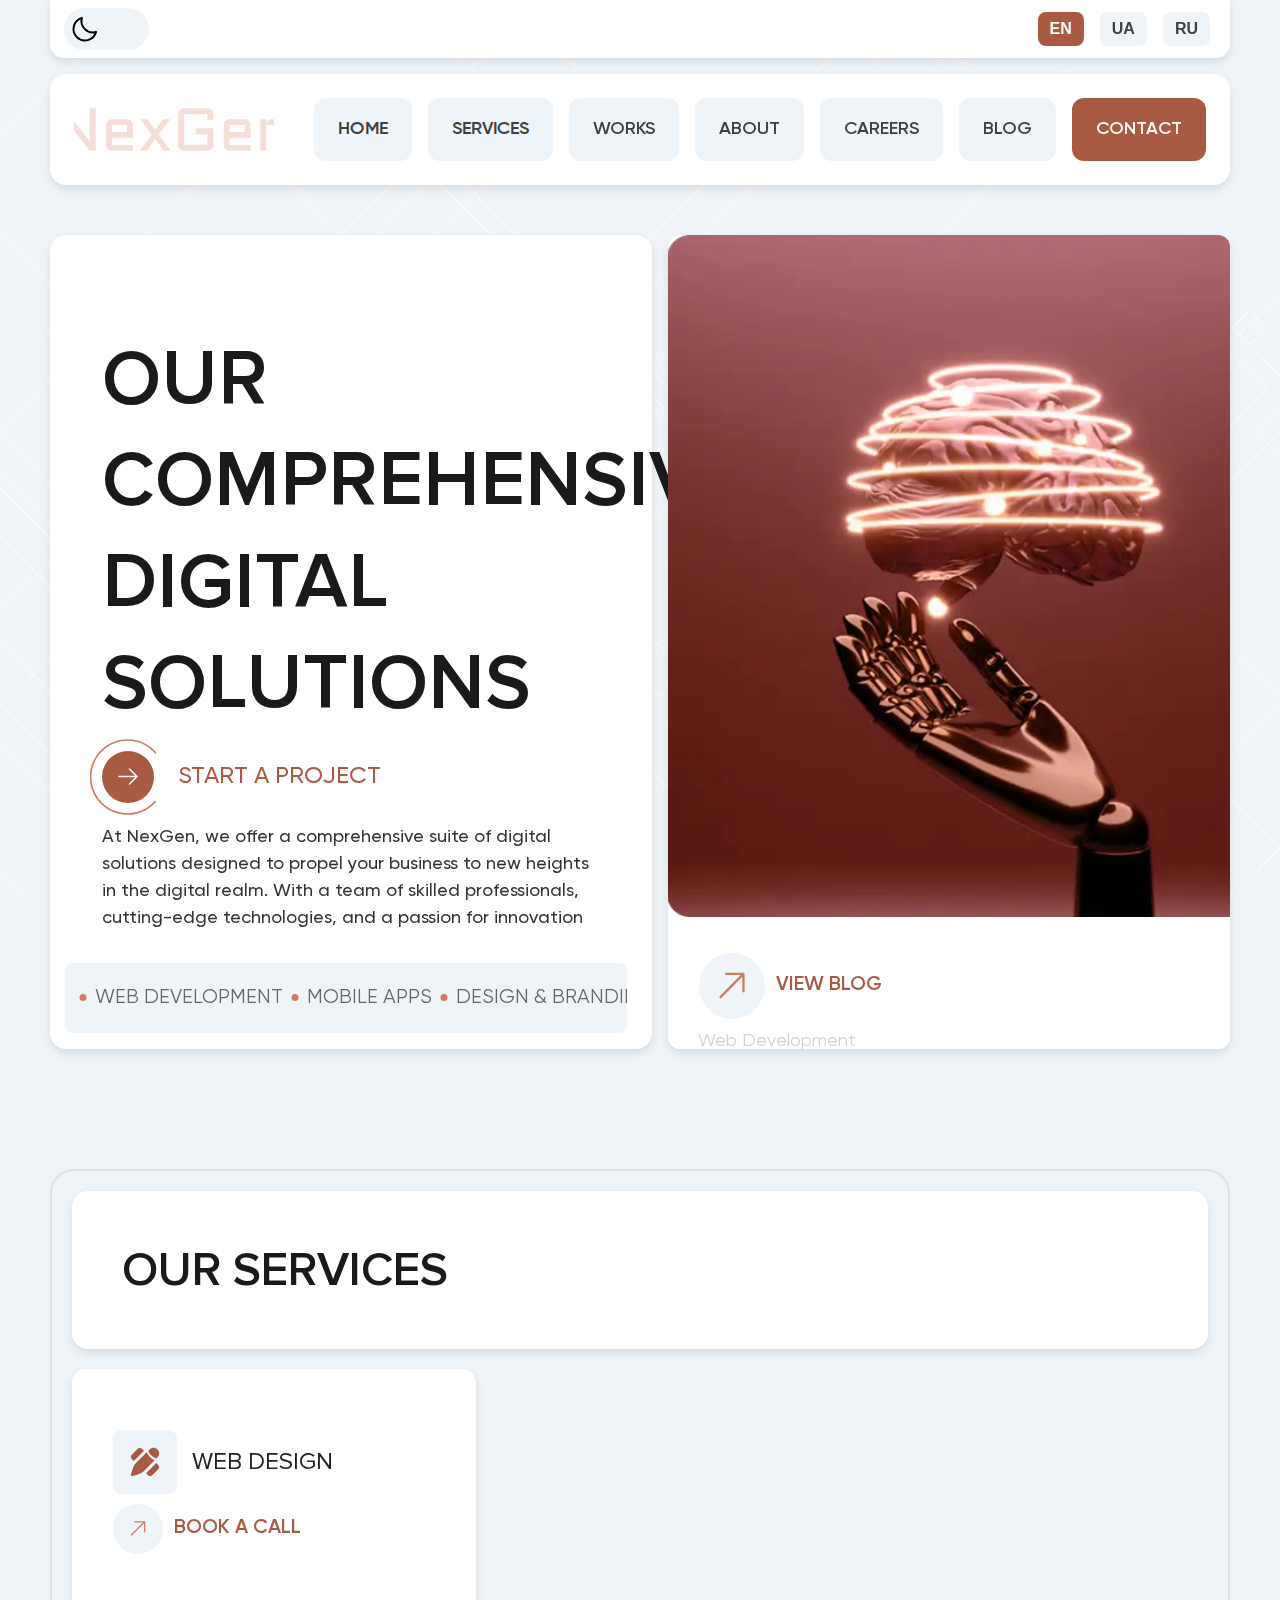
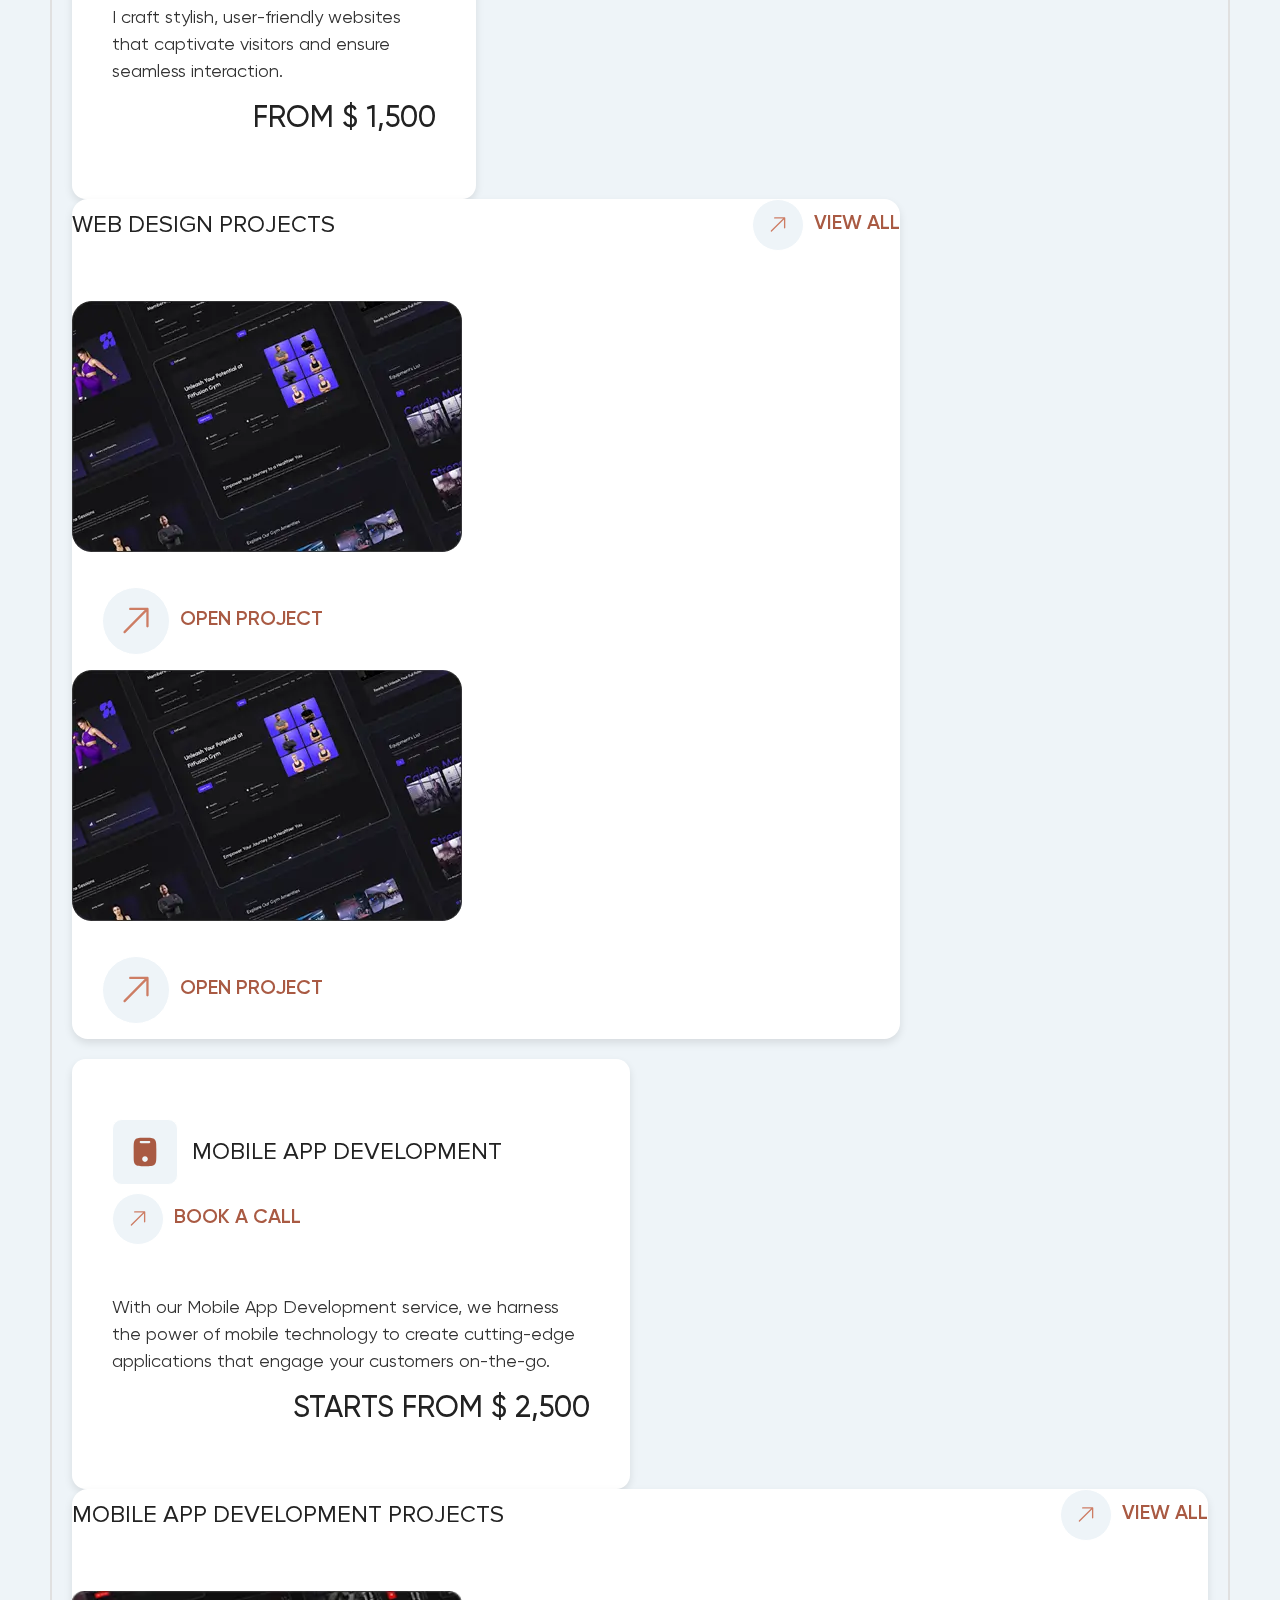
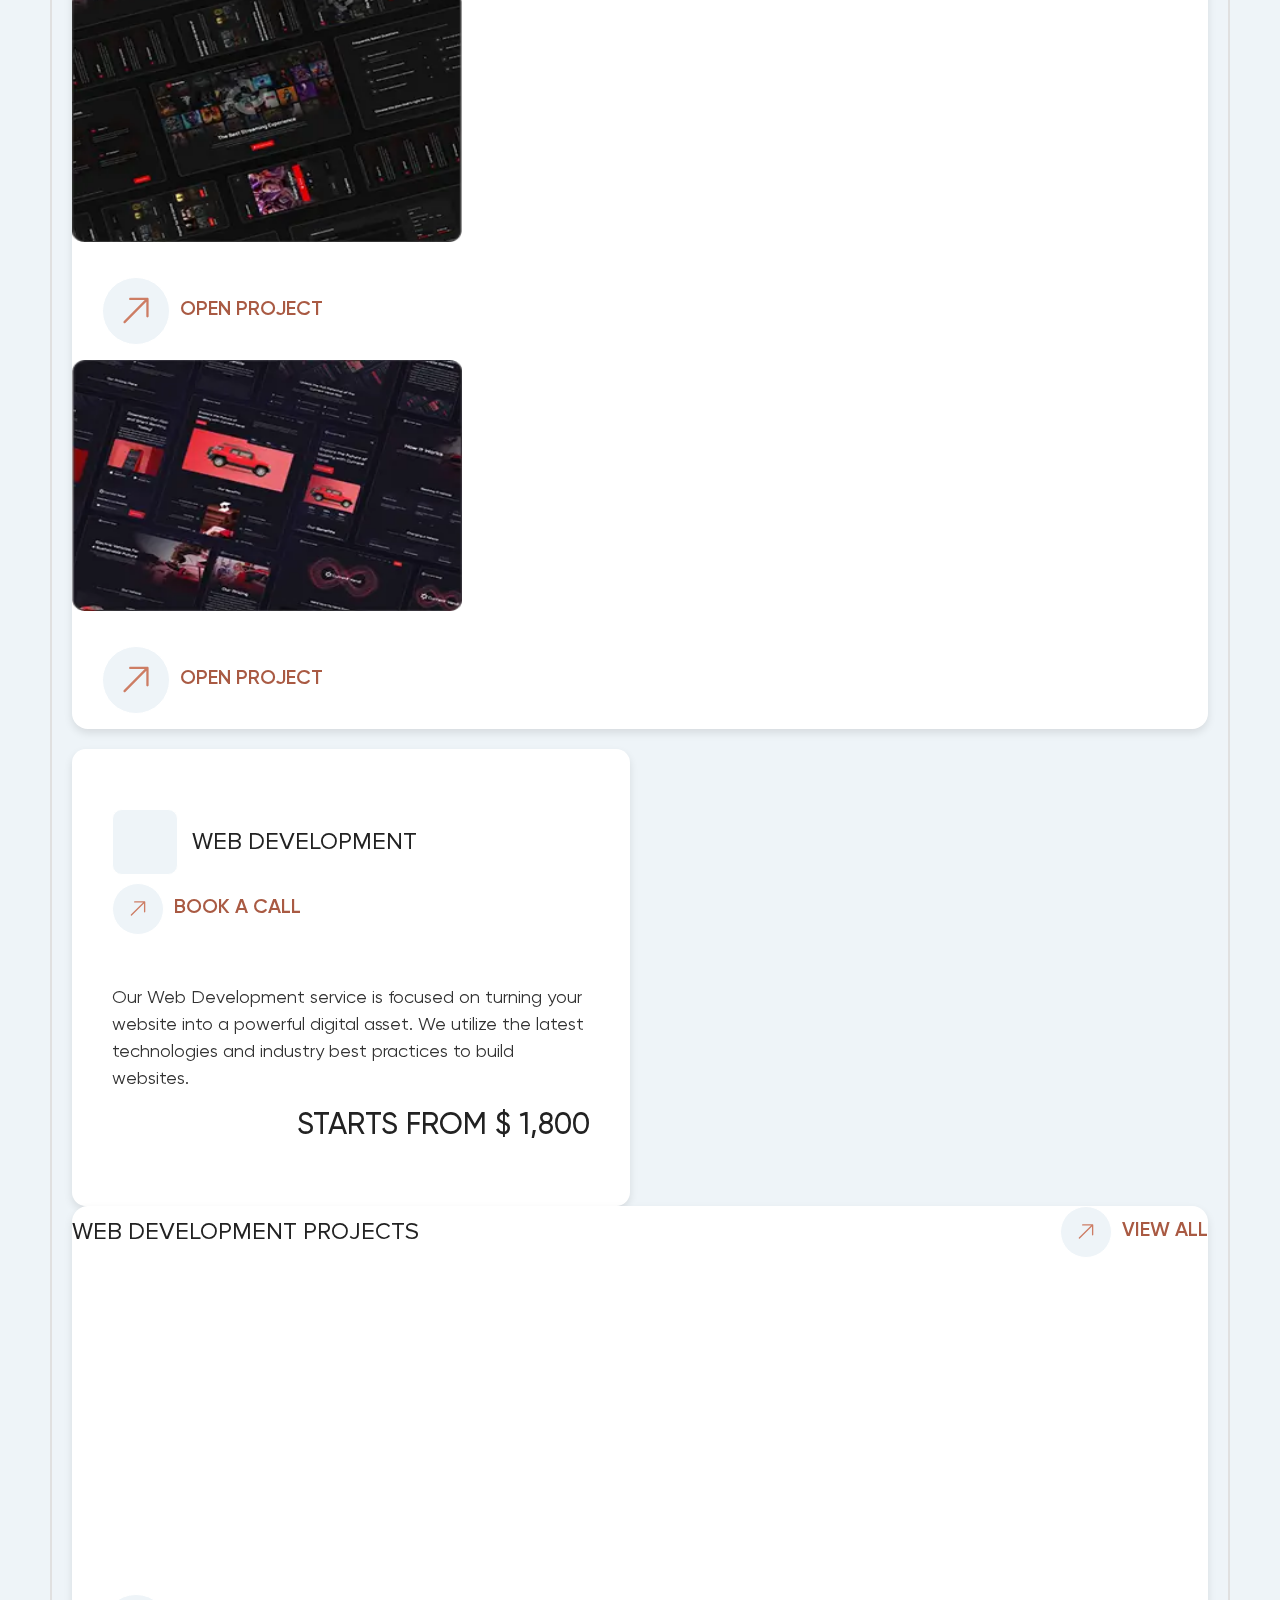
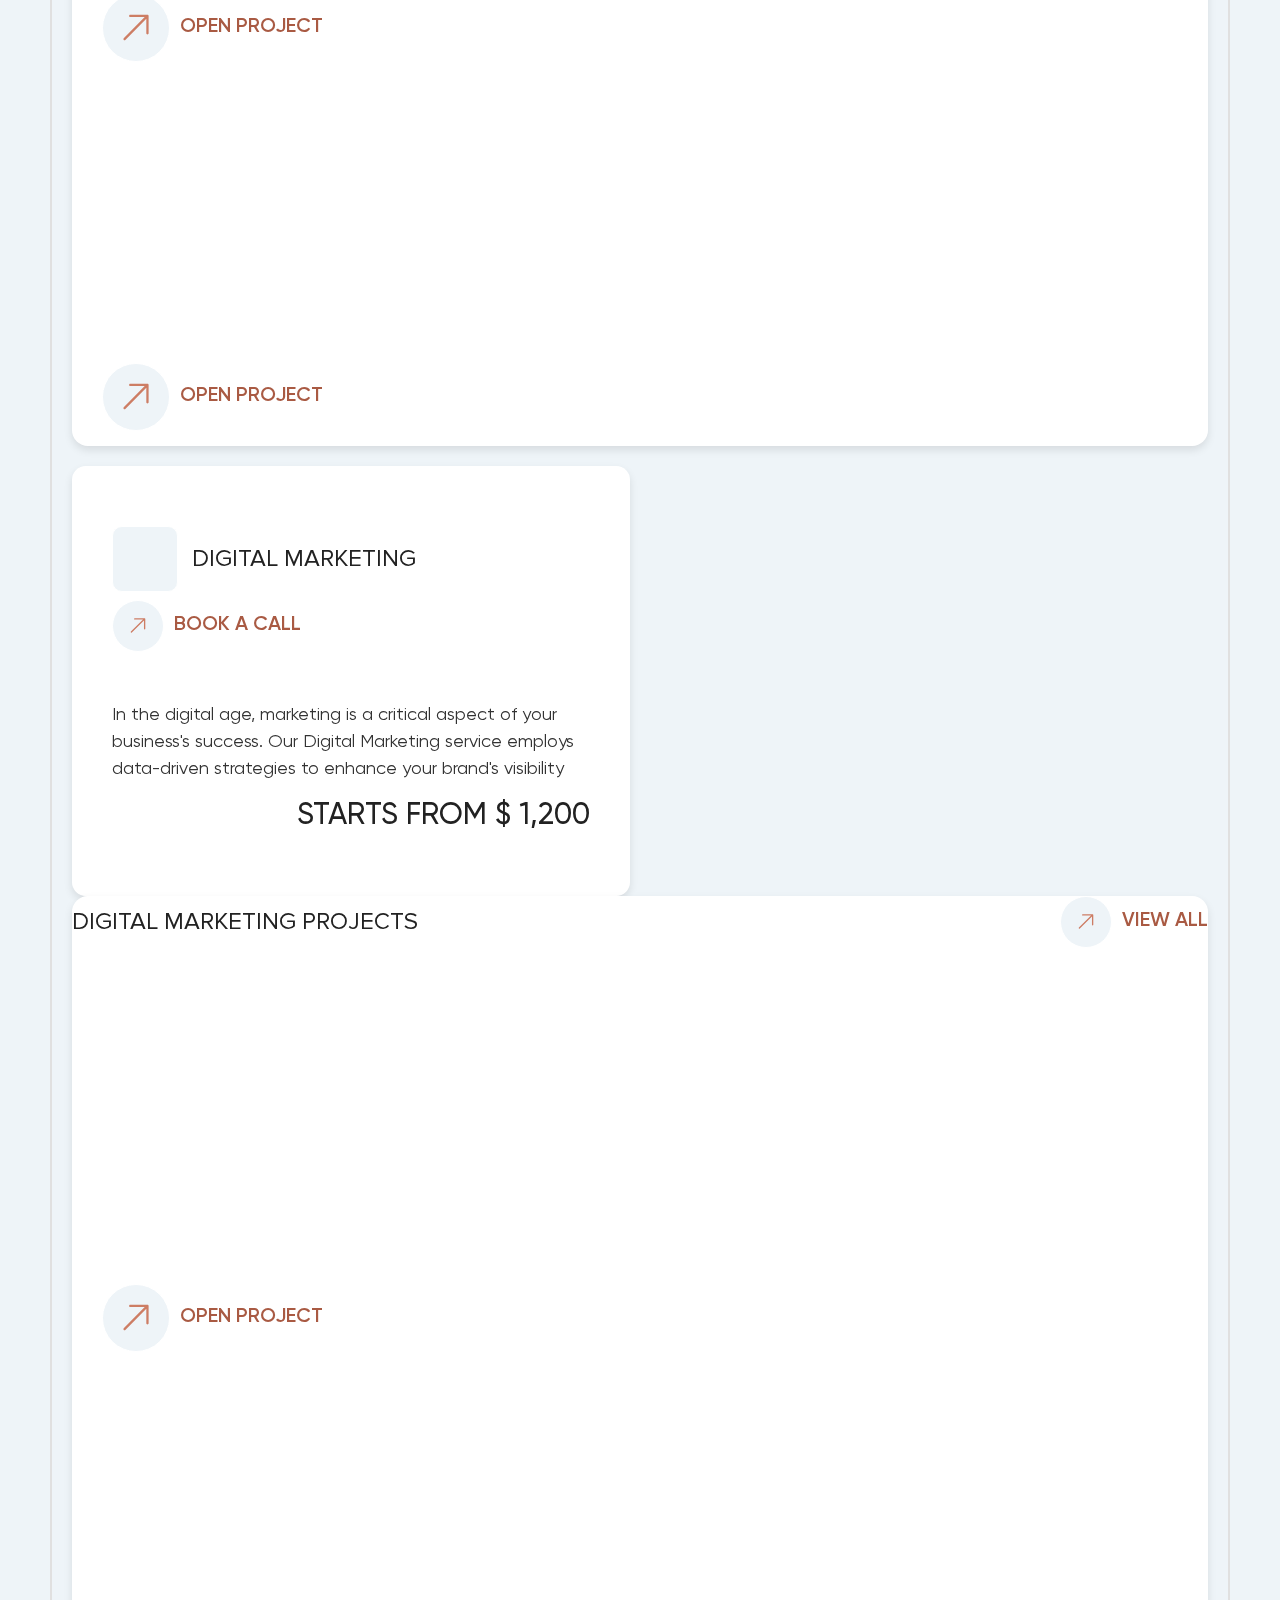
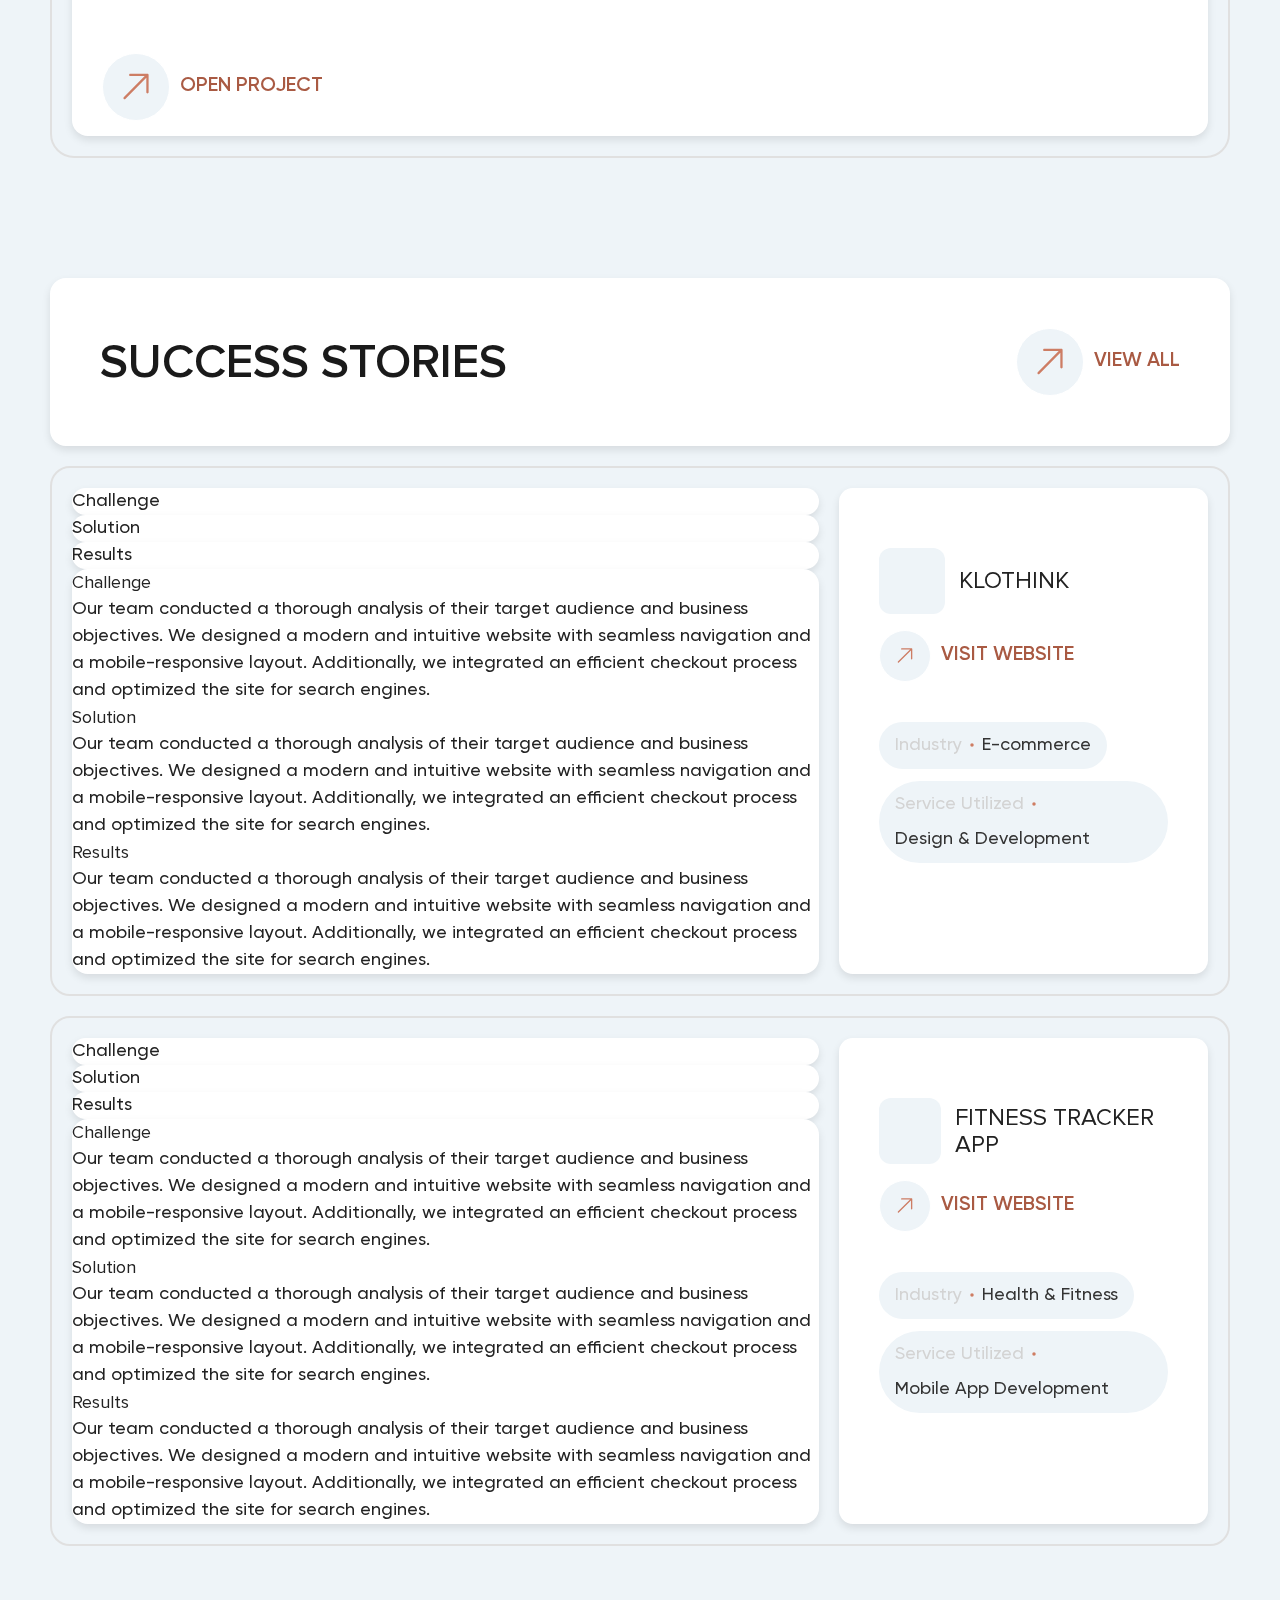
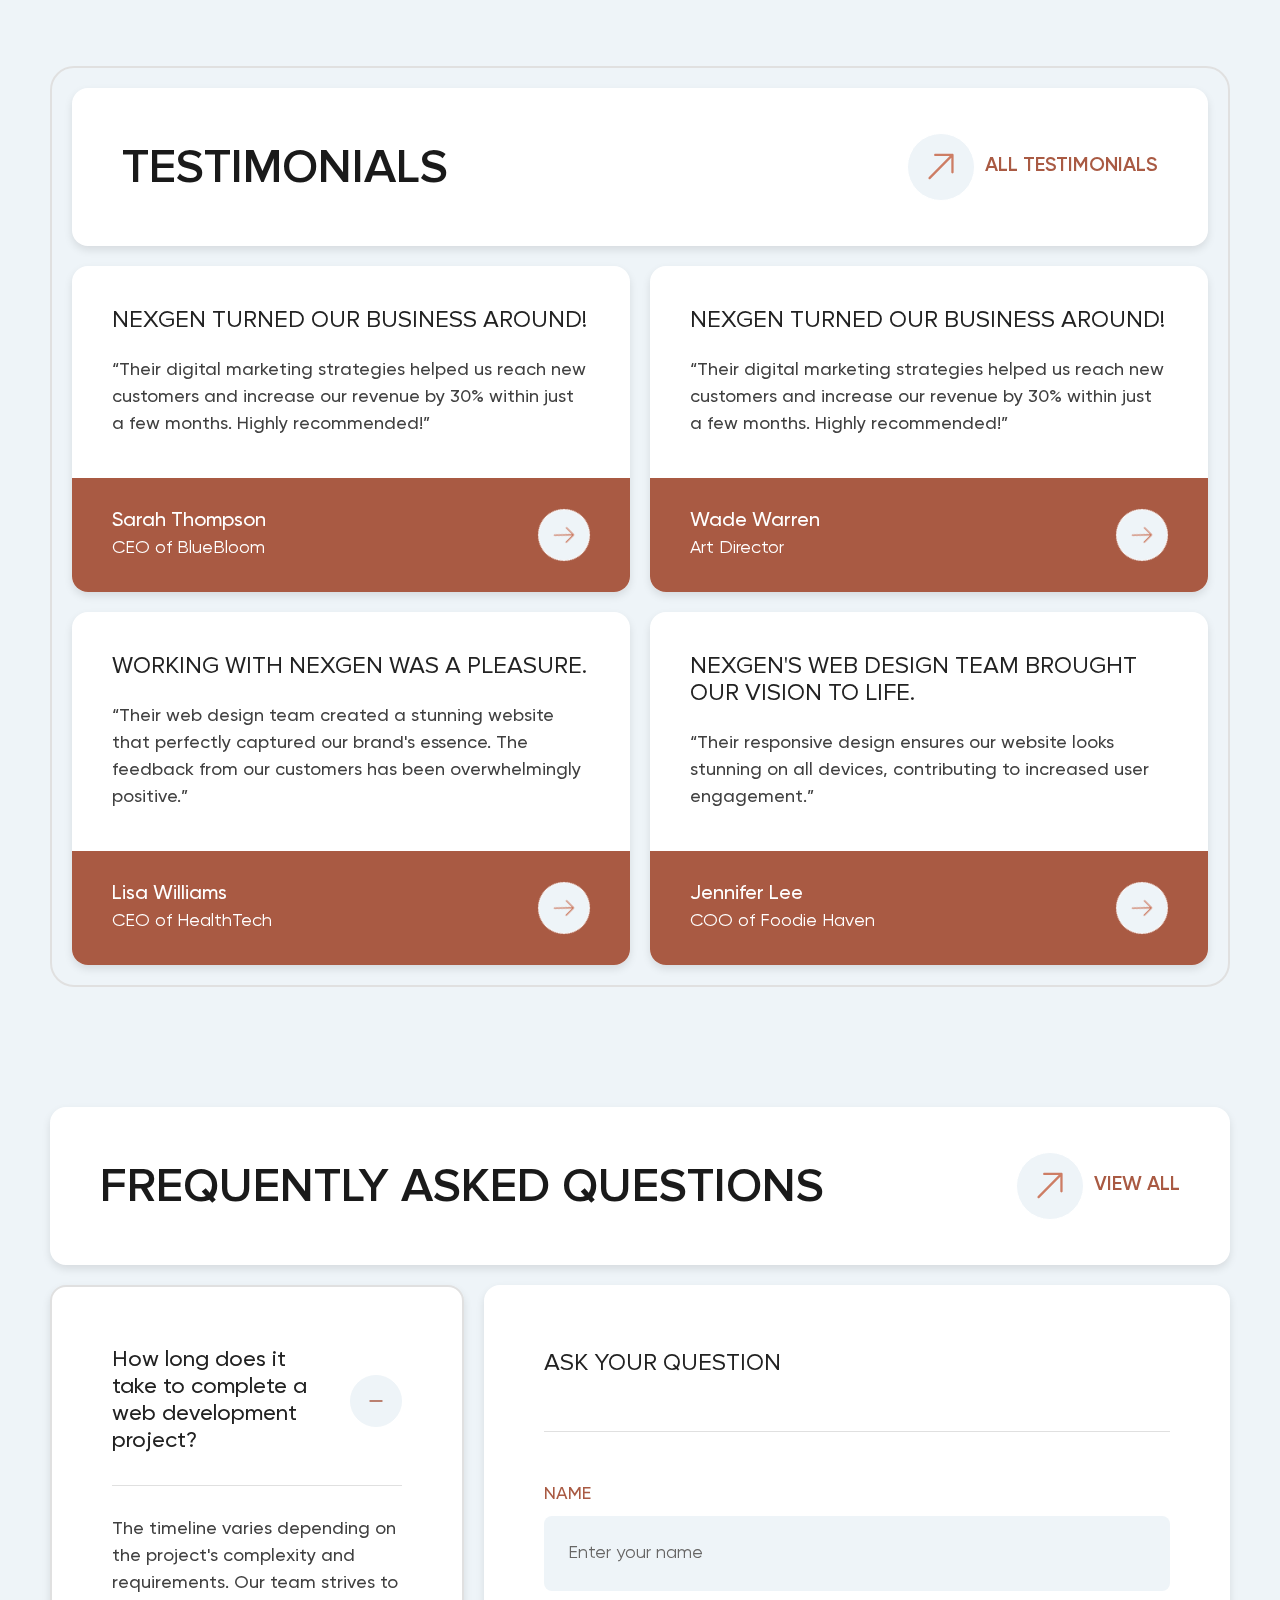
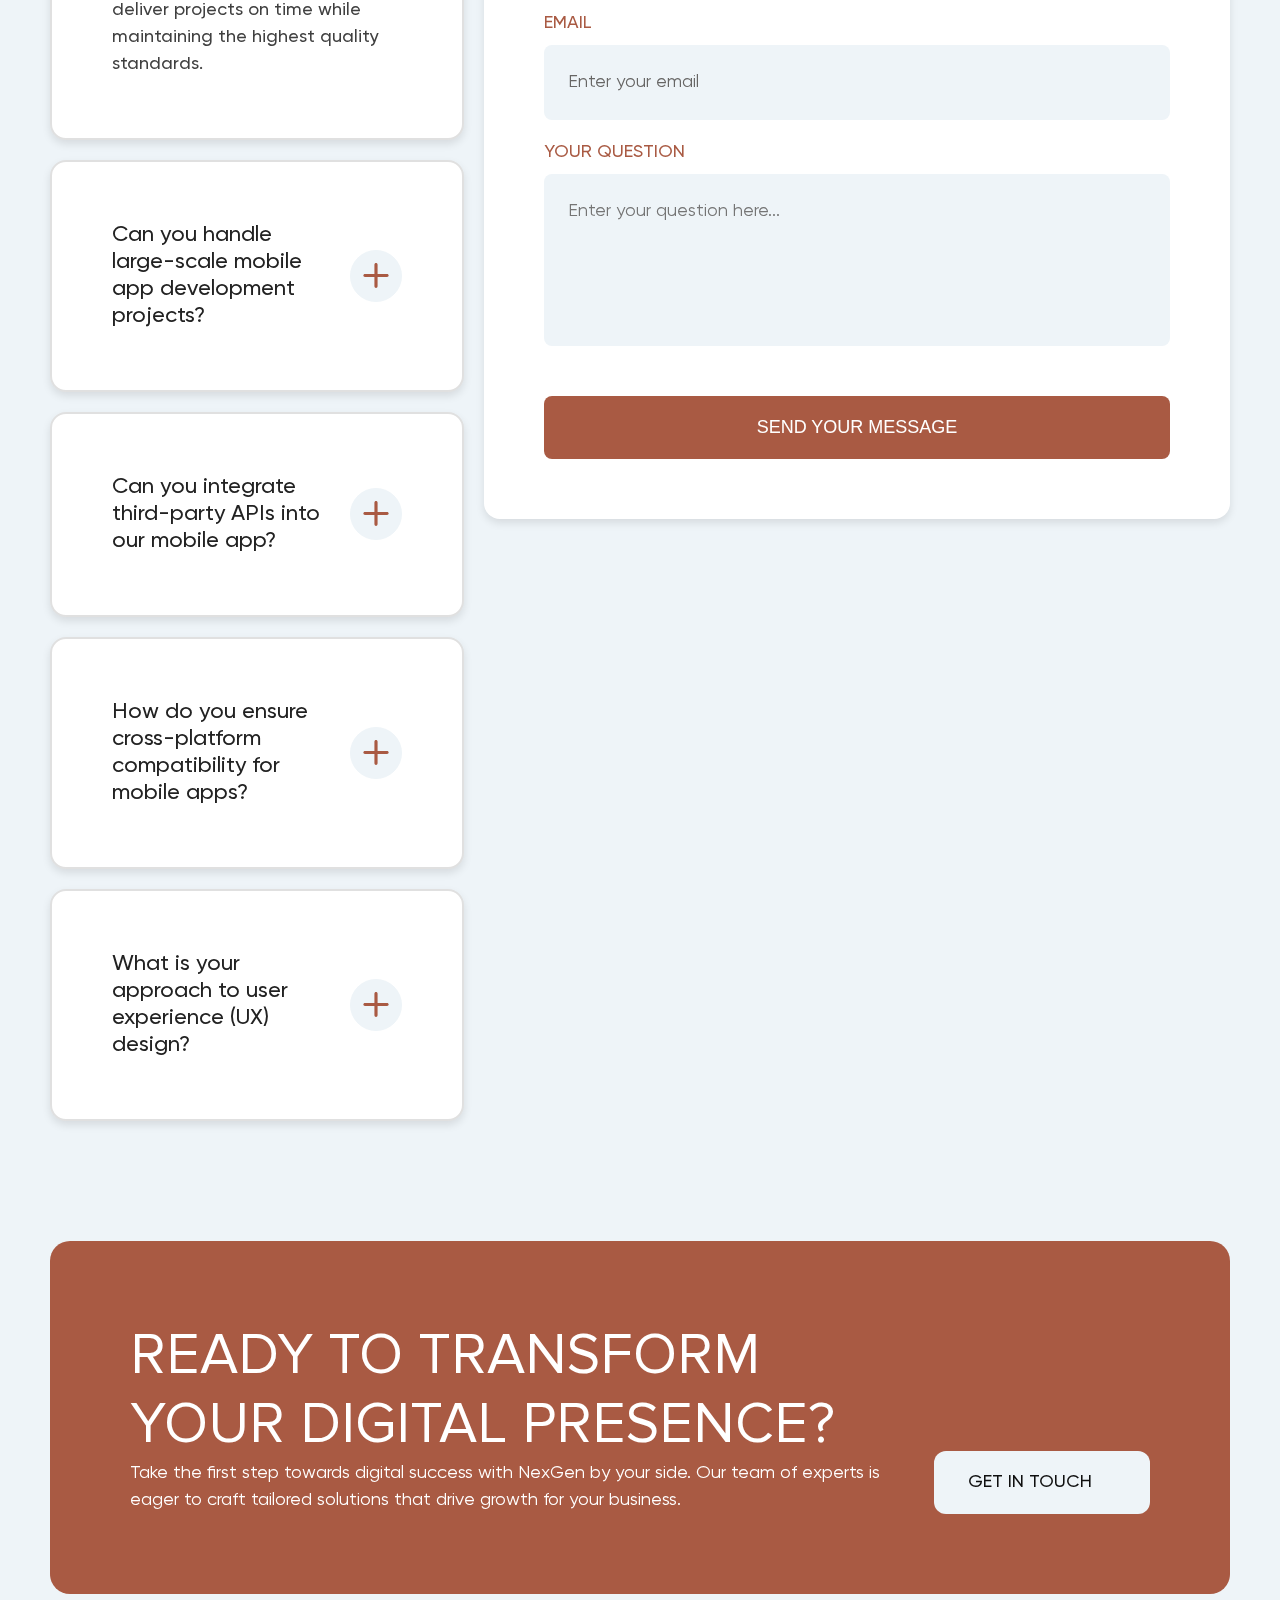
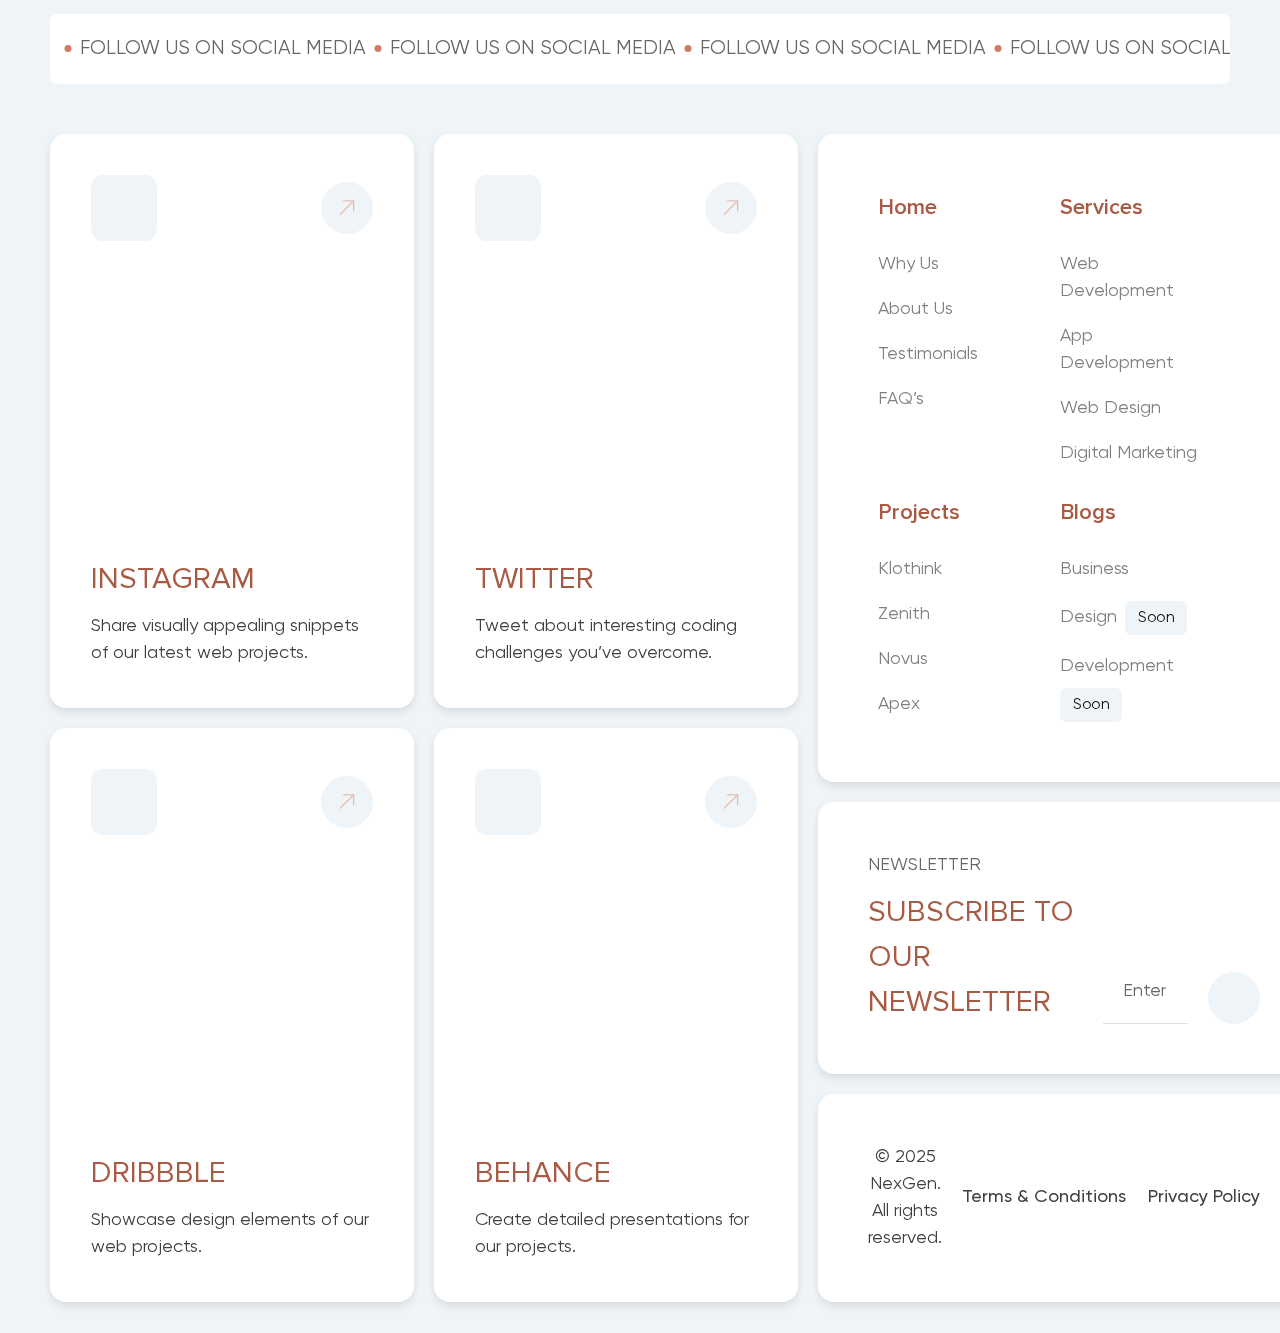
<file: services.html>
<!DOCTYPE html>
<html lang="en">

<head>
    <meta charset="UTF-8">
    <meta name="viewport" content="width=device-width, initial-scale=1.0">
    <!-- Основное описание для поиска -->
    <meta name="description"
        content="NexGen provides cutting-edge digital solutions to help your business thrive in the digital landscape.">
    <meta name="robots" content="index, follow">
    <meta name="author" content="NexGen">

    <!-- Open Graph для соцсетей -->
    <meta property="og:title" content="NexGen — Digital Solutions for Your Business">
    <meta property="og:description"
        content="NexGen provides cutting-edge digital solutions to help your business thrive in the digital landscape.">
    <meta property="og:url" content="https://yourdomain.com/">
    <meta property="og:image" content="https://yourdomain.com/images/og-image.jpg">
    <meta property="og:type" content="website">

    <!-- Twitter Card -->
    <meta name="twitter:card" content="summary_large_image">
    <meta name="twitter:title" content="NexGen — Digital Solutions for Your Business">
    <meta name="twitter:description"
        content="NexGen provides cutting-edge digital solutions to help your business thrive in the digital landscape.">
    <meta name="twitter:image" content="https://yourdomain.com/images/og-image.jpg">

    <!-- Канонический URL и альтернативные языки -->
    <link rel="canonical" href="https://yourdomain.com/">
    <link rel="alternate" href="https://yourdomain.com/" hreflang="en">
    <link rel="alternate" href="https://yourdomain.com/ru/" hreflang="ru">
    <link rel="alternate" href="https://yourdomain.com/ua/" hreflang="uk">

    <!-- Ваши стили -->
    <link rel="stylesheet" href="style/reset.css" media="print" onload="this.media='all'">
    <link rel="stylesheet" href="style/style.css">

    <!-- JSON-LD для организации и страницы -->
    <script type="application/ld+json">
  {
    "@context": "https://schema.org",
    "@type": "Organization",
    "name": "NexGen",
    "url": "https://yourdomain.com/",
    "logo": "https://yourdomain.com/images/Logo.svg",
    "sameAs": [
      "https://www.instagram.com/yourprofile",
      "https://twitter.com/yourprofile",
      "https://www.linkedin.com/company/yourprofile"
    ]
  }
  </script>
    <script type="application/ld+json">
  {
    "@context": "https://schema.org",
    "@type": "WebPage",
    "headline": "Digital Solutions for Your Business",
    "description": "NexGen provides cutting-edge digital solutions to help your business thrive in the digital landscape.",
    "url": "https://yourdomain.com/"
  }
  </script>

    <link rel="icon" href="images/favicon.svg" type="image/x-icon">
    <title>NexGen — Services Page</title>
</head>

<body>


    <!-- ==== HEADER ==== -->
    <div class="language-switcher container" role="region" aria-label="Language selection">
        <div class="theme-switcher">
            <button id="switchTheme" class="theme-toggle" aria-pressed="false" aria-label="Toggle theme"
                aria-live="polite"></button>
        </div>
        <button id="languageToggle" class="language-toggle" aria-label="Select Language" aria-expanded="false">
            <span class="language-option links" id="en">EN</span>
            <span class="language-option links" id="ua">UA</span>
            <span class="language-option links" id="ru">RU</span>
        </button>
    </div>

    <header class="container wrapper">
        <div class="logo">
            <a href="/" aria-label="Go to homepage">
                <img width="205" height="60" src="images/Logo.svg" alt="NexGen logo" loading="lazy">
            </a>
        </div>
        <nav class="navbar" aria-label="Main menu">
            <ul class="desktop-menu">
                <li><a href="/" aria-label="Home" class="links">Home</a></li>
                <li><a href="services.html" aria-label="Services" class="links">Services</a></li>
                <li><a href="works.html" aria-label="Works" class="links">Works</a></li>
                <li><a href="about.html" aria-label="About" class="links">About</a></li>
                <li><a href="careers.html" aria-label="Careers" class="links">Careers</a></li>
                <li><a href="blog.html" aria-label="Blog" class="links">Blog</a></li>
                <li class="active"><a href="contact.html" class="contact-btn links" aria-label="Contact us">Contact</a></li>
            </ul>
        </nav>
        <div class="mobile-menu">
            <button class="burger" aria-label="Open menu" onclick="toggleMobileMenu()" aria-expanded="false">
                <span class="burger-line"></span>
                <span class="burger-line"></span>
                <span class="burger-line"></span>
            </button>
        </div>
        <nav class="mobile-links" aria-hidden="true" role="menu">
            <ul>
                <li><a href="/" role="menuitem">Home</a></li>
                <li><a href="services.html" role="menuitem">Services</a></li>
                <li><a href="works.html" role="menuitem">Works</a></li>
                <li><a href="about.html" role="menuitem">About</a></li>
                <li><a href="careers.html" role="menuitem">Careers</a></li>
                <li><a href="blog.html" role="menuitem">Blog</a></li>
                <li><a href="contact.html" role="menuitem">Contact</a></li>
            </ul>
        </nav>
    </header>

    <main>
        <section class="hero wrapper" aria-labelledby="hero-title">
            <div class="hero__container">
                <div class="hero__content container">
                    <h1 id="hero-title" class="heading-primary">
                        Our Comprehensive Digital Solutions
                    </h1>

                    <a href="contact.html" class="hero__button hero__button--primary" aria-label="Start a project">
                        <span><img src="images/link-arrow.svg" alt="" aria-hidden="true" width="24" height="25"></span>
                        Start a Project
                    </a>

                    <p class="hero__description paragraph">
                        At NexGen, we offer a comprehensive suite of digital solutions designed to propel your business
                        to new heights in the digital realm. With a team of skilled professionals, cutting-edge
                        technologies, and a passion for innovation
                    </p>
                    <div class="hero__services-slider hero__services-marquee">
                        <div class="hero__services-wrapper hero__service-list">
                            <span class="hero__service hero__service">Web Development</span>
                            <span class="hero__service hero__service">Mobile Apps</span>
                            <span class="hero__service hero__service">Design & Branding</span>
                            <span class="hero__service hero__service">Digital Strategy</span>
                            <span class="hero__service hero__service">Consulting & Support</span>
                            <span class="hero__service hero__service">Integration & Setup</span>
                        </div>
                    </div>
                </div>

                <div class="hero__visual services-hero__visual">
                    <figure class="hero__figure">
                        <picture>
                            <source type="image/webp" srcset="images/services-hero__visual.webp">
                            <img src="images/services-hero__visual.jpg" width="593" height="465"
                                alt="Screenshot of EstateIn real estate project" class="hero__image">
                        </picture>
                        <figcaption class="hero__figcaption services-hero__visual--box">
                            <a href="/" class="hero__stats-link">
                                <span><img src="images/hero__stats-item.svg" alt="Arrow icon" aria-hidden="true"
                                        width="29" height="28"></span>
                                View Blog
                            </a>
                            <span class="services-hero__visual--badge">Web Development</span>
                        </figcaption>
                    </figure>
                </div>
            </div>
        </section>

        <section id="services-list" class="services services-section border-light wrapper"
            aria-labelledby="services-title">
            <h2 id="services-title" class="heading-secondary container">Our Services</h2>
            <div class="services__grid">
                <div class="services-section__card">
                    <article class="service container" itemscope itemtype="https://schema.org/Service"
                        aria-labelledby="web-design-title">
                        <div class="service__header">
                            <div class="service__header--box">
                                <div class="service__header--icon">
                                    <img src="images/icon-web-design.svg" alt="Web Design Icon" class="service__icon"
                                        width="24" height="24" aria-hidden="true">
                                </div>
                                <h3 id="web-design-title" class="service__title">Web Design</h3>
                            </div>
                            <a href="#contact" class="service__cta hero__stats-link"
                                aria-label="Book a web design consultation">
                                <span><img src="images/hero__stats-item.svg" alt="Arrow Icon" aria-hidden="true"
                                        width="29" height="28"></span>
                                Book A Call
                            </a>
                        </div>
                        <p class="service__description paragraph" itemprop="description">
                            I craft stylish, user-friendly websites that captivate visitors and ensure seamless
                            interaction.
                        </p>
                        <p class="service__price" itemprop="offers" itemscope itemtype="https://schema.org/Offer">
                            From <span itemprop="priceCurrency" content="USD">$</span>
                            <span itemprop="price" content="1500">1,500</span>
                        </p>
                        <a href="/" class="service__cta--link" aria-label="Book a consultation for Web Design">Book a
                            Consultation</a>
                    </article>
                    <article class="service__prodject container">
                        <div class="service__header">
                            <h3 class="service__title">Web Design Projects</h3>
                            <a href="#contact" class="service__cta hero__stats-link"
                                aria-label="Book a web design consultation">
                                <span><img src="images/hero__stats-item.svg" alt="Arrow Icon" aria-hidden="true"
                                        width="29" height="28"></span>
                                View All
                            </a>
                        </div>
                        <div class="service__prodject-bottom">
                            <figure class="service__prodject-img">
                                <picture>
                                    <source type="image/webp" srcset="images/prodject1.webp">
                                    <img src="images/prodject1.png" width="390" height="251"
                                        alt="Screenshot of EstateIn real estate project" loading="lazy">
                                </picture>
                                <figcaption class="hero__figcaption services-hero__visual--box">
                                    <a href="/" class="hero__stats-link">
                                        <span><img src="images/hero__stats-item.svg" alt="Arrow icon" aria-hidden="true"
                                                width="29" height="28"></span>
                                        Open Project
                                    </a>
                                </figcaption>
                            </figure>

                            <figure class="service__prodject-img">
                                <picture>
                                    <source type="image/webp" srcset="images/prodject1.webp">
                                    <img src="images/prodject2.png" width="390" height="251"
                                        alt="Screenshot of EstateIn real estate project" loading="lazy">
                                </picture>
                                <figcaption class="hero__figcaption services-hero__visual--box">
                                    <a href="/" class="hero__stats-link">
                                        <span><img src="images/hero__stats-item.svg" alt="Arrow icon" aria-hidden="true"
                                                width="29" height="28"></span>
                                        Open Project
                                    </a>
                                </figcaption>
                            </figure>
                        </div>
                    </article>
                </div>

                <div class="services-section__card">
                    <article class="service container" itemscope itemtype="https://schema.org/Service"
                        aria-labelledby="mobile-app-title">
                        <div class="service__header">
                            <div class="service__header--box">
                                <div class="service__header--icon">
                                    <img src="images/icon-mobile-app.svg" alt="Mobile App Icon" class="service__icon"
                                        width="24" height="24" loading="lazy" aria-hidden="true">
                                </div>
                                <h3 id="mobile-app-title" class="service__title">Mobile App Development
                                </h3>
                            </div>
                            <a href="#contact" class="service__cta hero__stats-link"
                                aria-label="Записаться на консультацию по мобильным приложениям">
                                <span><img src="images/hero__stats-item.svg" alt="Arrow Icon" aria-hidden="true"
                                        width="29" height="28" loading="lazy"></span>
                                Book A Call
                            </a>
                        </div>
                        <p class="service__description paragraph" itemprop="description">
                            With our Mobile App Development service, we harness the power of mobile technology to create
                            cutting-edge applications that engage your customers on-the-go.
                        </p>
                        <p class="service__price" itemprop="offers" itemscope itemtype="https://schema.org/Offer">
                            Starts From <span itemprop="priceCurrency" content="USD">$</span>
                            <span itemprop="price" content="2500">2,500</span>
                        </p>
                        <a href="/" class="service__cta--link" aria-label="View all Projects">View all Projects</a>
                    </article>
                    <article class="service__prodject container">
                        <div class="service__header">
                            <h3 class="service__title">Mobile App Development Projects</h3>
                            <a href="#contact" class="service__cta hero__stats-link"
                                aria-label="Book a web design consultation">
                                <span><img src="images/hero__stats-item.svg" alt="Arrow Icon" aria-hidden="true"
                                        width="29" height="28"></span>
                                View All
                            </a>
                        </div>
                        <div class="service__prodject-bottom">
                            <figure class="service__prodject-img">
                                <picture>
                                    <source type="image/webp" srcset="images/prodject3.webp">
                                    <img src="images/prodject3.png" width="390" height="251"
                                        alt="Screenshot of EstateIn real estate project" loading="lazy">
                                </picture>
                                <figcaption class="hero__figcaption services-hero__visual--box">
                                    <a href="/" class="hero__stats-link">
                                        <span><img src="images/hero__stats-item.svg" alt="Arrow icon" aria-hidden="true"
                                                width="29" height="28"></span>
                                        Open Project
                                    </a>
                                </figcaption>
                            </figure>

                            <figure class="service__prodject-img">
                                <picture>
                                    <source type="image/webp" srcset="images/prodject4.webp">
                                    <img src="images/prodject4.png" width="390" height="251"
                                        alt="Screenshot of EstateIn real estate project" loading="lazy">
                                </picture>
                                <figcaption class="hero__figcaption services-hero__visual--box">
                                    <a href="/" class="hero__stats-link">
                                        <span><img src="images/hero__stats-item.svg" alt="Arrow icon" aria-hidden="true"
                                                width="29" height="28"></span>
                                        Open Project
                                    </a>
                                </figcaption>
                            </figure>
                        </div>
                    </article>
                </div>

                <div class="services-section__card">
                    <article class="service container" itemscope itemtype="https://schema.org/Service"
                        aria-labelledby="web-dev-title">
                        <div class="service__header">
                            <div class="service__header--box">
                                <div class="service__header--icon">
                                    <img src="images/icon-web-dev.svg" alt="Web Development Icon" class="service__icon"
                                        width="24" height="24" loading="lazy" aria-hidden="true">
                                </div>
                                <h3 id="web-dev-title" class="service__title">Web Development</h3>
                            </div>
                            <a href="#contact" class="service__cta hero__stats-link" aria-label="View all Projects">
                                <span><img src="images/hero__stats-item.svg" alt="Arrow Icon" aria-hidden="true"
                                        width="29" height="28" loading="lazy"></span>
                                Book A Call
                            </a>
                        </div>
                        <p class="service__description paragraph" itemprop="description">
                            Our Web Development service is focused on turning your website into a powerful digital
                            asset. We utilize the latest technologies and industry best practices to build websites.
                        </p>
                        <p class="service__price" itemprop="offers" itemscope itemtype="https://schema.org/Offer">
                            Starts From <span itemprop="priceCurrency" content="USD">$</span>
                            <span itemprop="price" content="1800">1,800</span>
                        </p>
                        <a href="/" class="service__cta--link" aria-label="View all Projects">View all Projects</a>
                    </article>
                    <article class="service__prodject container">
                        <div class="service__header">
                            <h3 class="service__title">Web Development Projects</h3>
                            <a href="#contact" class="service__cta hero__stats-link"
                                aria-label="Book a web design consultation">
                                <span><img src="images/hero__stats-item.svg" alt="Arrow Icon" aria-hidden="true"
                                        width="29" height="28"></span>
                                View All
                            </a>
                        </div>
                        <div class="service__prodject-bottom">
                            <figure class="service__prodject-img">
                                <picture>
                                    <source type="image/webp" srcset="images/prodject5.webp">
                                    <img src="images/prodject5.png" width="390" height="251"
                                        alt="Screenshot of EstateIn real estate project" loading="lazy">
                                </picture>
                                <figcaption class="hero__figcaption services-hero__visual--box">
                                    <a href="/" class="hero__stats-link">
                                        <span><img src="images/hero__stats-item.svg" alt="Arrow icon" aria-hidden="true"
                                                width="29" height="28"></span>
                                        Open Project
                                    </a>
                                </figcaption>
                            </figure>

                            <figure class="service__prodject-img">
                                <picture>
                                    <source type="image/webp" srcset="images/prodject6.webp">
                                    <img src="images/prodject6.png" width="390" height="251"
                                        alt="Screenshot of EstateIn real estate project" loading="lazy">
                                </picture>
                                <figcaption class="hero__figcaption services-hero__visual--box">
                                    <a href="/" class="hero__stats-link">
                                        <span><img src="images/hero__stats-item.svg" alt="Arrow icon" aria-hidden="true"
                                                width="29" height="28"></span>
                                        Open Project
                                    </a>
                                </figcaption>
                            </figure>
                        </div>
                    </article>
                </div>

                <div class="services-section__card">
                    <article class="service container" itemscope itemtype="https://schema.org/Service"
                        aria-labelledby="digital-marketing-title">
                        <div class="service__header">
                            <div class="service__header--box">
                                <div class="service__header--icon">
                                    <img src="images/icon-digital-marketing.svg" alt="Digital Marketing Icon"
                                        class="service__icon" width="24" height="24" loading="lazy" aria-hidden="true">
                                </div>
                                <h3 id="digital-marketing-title" class="service__title">Digital
                                    Marketing
                                </h3>
                            </div>
                            <a href="#contact" class="service__cta hero__stats-link"
                                aria-label="Записаться на консультацию по цифровому маркетингу">
                                <span><img src="images/hero__stats-item.svg" alt="Arrow Icon" aria-hidden="true"
                                        width="29" height="28" loading="lazy"></span>
                                Book A Call
                            </a>
                        </div>
                        <p class="service__description paragraph" itemprop="description">
                            In the digital age, marketing is a critical aspect of your business's success. Our Digital
                            Marketing service employs data-driven strategies to enhance your brand's visibility
                        </p>
                        <p class="service__price" itemprop="offers" itemscope itemtype="https://schema.org/Offer">
                            Starts From <span itemprop="priceCurrency" content="USD">$</span>
                            <span itemprop="price" content="1200">1,200</span>
                        </p>
                        <a href="/" class="service__cta--link" aria-label="View all Projects">View all Projects</a>
                    </article>
                    <article class="service__prodject container">
                        <div class="service__header">
                            <h3 class="service__title">Digital Marketing Projects</h3>
                            <a href="#contact" class="service__cta hero__stats-link"
                                aria-label="Book a web design consultation">
                                <span><img src="images/hero__stats-item.svg" alt="Arrow Icon" aria-hidden="true"
                                        width="29" height="28"></span>
                                View All
                            </a>
                        </div>
                        <div class="service__prodject-bottom">
                            <figure class="service__prodject-img">
                                <picture>
                                    <source type="image/webp" srcset="images/prodject5.webp">
                                    <img src="images/prodject7.png" width="390" height="251"
                                        alt="Screenshot of EstateIn real estate project" loading="lazy">
                                </picture>
                                <figcaption class="hero__figcaption services-hero__visual--box">
                                    <a href="/" class="hero__stats-link">
                                        <span><img src="images/hero__stats-item.svg" alt="Arrow icon" aria-hidden="true"
                                                width="29" height="28"></span>
                                        Open Project
                                    </a>
                                </figcaption>
                            </figure>

                            <figure class="service__prodject-img">
                                <picture>
                                    <source type="image/webp" srcset="images/prodject6.webp">
                                    <img src="images/prodject8.png" width="390" height="251"
                                        alt="Screenshot of EstateIn real estate project" loading="lazy">
                                </picture>
                                <figcaption class="hero__figcaption services-hero__visual--box">
                                    <a href="/" class="hero__stats-link">
                                        <span><img src="images/hero__stats-item.svg" alt="Arrow icon" aria-hidden="true"
                                                width="29" height="28"></span>
                                        Open Project
                                    </a>
                                </figcaption>
                            </figure>
                        </div>
                    </article>
                </div>
            </div>
        </section>


        <section id="works" class="works border-light wrapper success-stories" aria-labelledby="works-title">
            <div class="works__header container">
                <h2 id="works-title" class="section__title heading-secondary">Success Stories</h2>
                <a href="/works" class="works__link hero__stats-link" aria-label="View all works">
                    <span class="works__link-text">
                        <img src="images/hero__stats-item.svg" alt="Arrow icon" aria-hidden="true" width="16"
                            height="16" loading="lazy">
                    </span>
                    View All
                </a>
            </div>

            <div class="works__grid success-stories__grid">

                <article class="work border-light success-stories__card" itemscope
                    itemtype="https://schema.org/CreativeWork">
                    <div class="work__order-left container">
                        <div class="work__order--box">
                            <div class="work__order--header">
                                <div class="work__order--icon">
                                    <img src="images/success-stories__card1.svg" alt="Zenith Fitness App Icon"
                                        class="work__order__icon" width="28" height="29" loading="lazy"
                                        aria-hidden="true">
                                </div>
                                <h3 class="work__order__title">Klothink</h3>
                            </div>

                            <a href="#contact" class="work__order__cta hero__stats-link"
                                aria-label="Book a call for Zenith Fitness App">
                                <span>
                                    <img src="images/hero__stats-item.svg" alt="Arrow icon" aria-hidden="true"
                                        width="29" height="28" loading="lazy">
                                </span>
                                Visit Website
                            </a>
                        </div>

                        <ul class="work__meta">
                            <li><strong>Industry</strong> <span itemprop="genre" class="paragraph">E-commerce</span>
                            </li>
                            <li><strong>Service Utilized</strong> <span class="paragraph">Design & Development</span>
                            </li>
                        </ul>
                    </div>


                    <div class="success-stories__tabs-container">
                        <ul class="success-stories__tabs-nav">
                            <li class="success-stories__tab container active" data-target="challenge">Challenge</li>
                            <li class="success-stories__tab container" data-target="solution">Solution</li>
                            <li class="success-stories__tab container" data-target="results">Results</li>
                        </ul>
                        <div class="success-stories__tabs-content container">
                            <div class="success-stories__tab-pane active" id="challenge">
                                <h3>Challenge</h3>
                                <p>Our team conducted a thorough analysis of their target audience and business
                                    objectives. We designed a modern and intuitive website with seamless navigation and
                                    a mobile-responsive layout. Additionally, we integrated an efficient checkout
                                    process and optimized the site for search engines.</p>
                            </div>
                            <div class="success-stories__tab-pane" id="solution">
                                <h3>Solution</h3>
                                <p>Our team conducted a thorough analysis of their target audience and business
                                    objectives. We designed a modern and intuitive website with seamless navigation and
                                    a mobile-responsive layout. Additionally, we integrated an efficient checkout
                                    process and optimized the site for search engines.</p>
                            </div>
                            <div class="success-stories__tab-pane" id="results">
                                <h3>Results</h3>
                                <p>Our team conducted a thorough analysis of their target audience and business
                                    objectives. We designed a modern and intuitive website with seamless navigation and
                                    a mobile-responsive layout. Additionally, we integrated an efficient checkout
                                    process and optimized the site for search engines.</p>
                            </div>
                        </div>
                    </div>

                </article>

                <article class="work border-light success-stories__card" itemscope
                    itemtype="https://schema.org/CreativeWork">
                    <div class="work__order-left container">
                        <div class="work__order--box">
                            <div class="work__order--header">
                                <div class="work__order--icon">
                                    <img src="images/success-stories__card2.svg" alt="Zenith Fitness App Icon"
                                        class="work__order__icon" width="28" height="29" loading="lazy"
                                        aria-hidden="true">
                                </div>
                                <h3 class="work__order__title">Fitness Tracker App
                                </h3>
                            </div>

                            <a href="#contact" class="work__order__cta hero__stats-link"
                                aria-label="Book a call for Zenith Fitness App">
                                <span>
                                    <img src="images/hero__stats-item.svg" alt="Arrow icon" aria-hidden="true"
                                        width="29" height="28" loading="lazy">
                                </span>
                                Visit Website
                            </a>
                        </div>

                        <ul class="work__meta">
                            <li><strong>Industry</strong> <span itemprop="genre" class="paragraph">Health &
                                    Fitness</span></li>
                            <li><strong>Service Utilized</strong> <span class="paragraph">Mobile App Development</span>
                            </li>
                        </ul>
                    </div>


                    <div class="success-stories__tabs-container">
                        <ul class="success-stories__tabs-nav">
                            <li class="success-stories__tab container active" data-target="challenge2">Challenge</li>
                            <li class="success-stories__tab container" data-target="solution2">Solution</li>
                            <li class="success-stories__tab container" data-target="results2">Results</li>
                        </ul>
                        <div class="success-stories__tabs-content container">
                            <div class="success-stories__tab-pane active" id="challenge2">
                                <h3>Challenge</h3>
                                <p>Our team conducted a thorough analysis of their target audience and business
                                    objectives. We designed a modern and intuitive website with seamless navigation and
                                    a mobile-responsive layout. Additionally, we integrated an efficient checkout
                                    process and optimized the site for search engines.</p>
                            </div>
                            <div class="success-stories__tab-pane" id="solution2">
                                <h3>Solution</h3>
                                <p>Our team conducted a thorough analysis of their target audience and business
                                    objectives. We designed a modern and intuitive website with seamless navigation and
                                    a mobile-responsive layout. Additionally, we integrated an efficient checkout
                                    process and optimized the site for search engines.</p>
                            </div>
                            <div class="success-stories__tab-pane" id="results2">
                                <h3>Results</h3>
                                <p>Our team conducted a thorough analysis of their target audience and business
                                    objectives. We designed a modern and intuitive website with seamless navigation and
                                    a mobile-responsive layout. Additionally, we integrated an efficient checkout
                                    process and optimized the site for search engines.</p>
                            </div>
                        </div>
                    </div>

                </article>
            </div>

            <a href="/works" class="works__link-mob container hero__stats-link" aria-label="View all works">
                <span class="works__link-text">
                    <img src="images/arrow-bottom.svg" alt="Arrow icon" aria-hidden="true" width="20" height="20"
                        loading="lazy">
                </span>
                View All
            </a>
        </section>


        <section id="testimonials" class="testimonials border-light wrapper" aria-labelledby="testimonials-title">
            <div class="testimonials__header container">
                <h2 id="testimonials-title" class="section__title heading-secondary">Testimonials</h2>
                <a href="/" class="hero__stats-link" aria-label="View all testimonials">
                    <span class="works__link-text">
                        <img src="images/hero__stats-item.svg" alt="Arrow icon" aria-hidden="true" width="16"
                            height="16" loading="lazy">
                    </span>
                    ALL Testimonials
                </a>
            </div>
            <div class="testimonials__grid">
                <article class="testimonial container" itemscope itemtype="https://schema.org/Review"
                    aria-labelledby="testimonial1-title">
                    <div class="testimonial__header">
                        <h3 id="testimonial1-title">NexGen turned our business around!</h3>
                        <blockquote class="testimonial__quote" itemprop="reviewBody">
                            “Their digital marketing strategies helped us reach new customers and increase our revenue
                            by 30% within just a few months. Highly recommended!”
                        </blockquote>
                    </div>

                    <div class="testimonial__footer">
                        <img src="images/testimonial__photo1.png" alt="Photo of Sarah Thompson, CEO of BlueBloom"
                            class="testimonial__photo" width="60" height="60" loading="lazy" aria-hidden="true">
                        <div class="testimonial__author" itemprop="author" itemscope
                            itemtype="https://schema.org/Person">
                            <span class="testimonial__author-name">Sarah Thompson</span>
                            <span class="testimonial__author-role" itemprop="jobTitle">CEO of BlueBloom</span>
                        </div>
                        <a href="/" class="testimonial__details hero__stats-link"
                            aria-label="Read full testimonial by Sarah Thompson">
                            <span class="works__link-text">
                                <img src="images/hero__stats-item.svg" alt="Arrow icon" aria-hidden="true" width="16"
                                    height="16" loading="lazy">
                            </span>
                        </a>
                    </div>
                </article>

                <article class="testimonial container" itemscope itemtype="https://schema.org/Review"
                    aria-labelledby="testimonial2-title">
                    <div class="testimonial__header">
                        <h3 id="testimonial2-title">NexGen turned our business around!</h3>
                        <blockquote class="testimonial__quote" itemprop="reviewBody">
                            “Their digital marketing strategies helped us reach new customers and increase our revenue
                            by 30% within just a few months. Highly recommended!”
                        </blockquote>
                    </div>

                    <div class="testimonial__footer">
                        <img src="images/testimonial__photo2.png" alt="Photo of Wade Warren, Art Director"
                            class="testimonial__photo" width="60" height="60" loading="lazy" aria-hidden="true">
                        <div class="testimonial__author" itemprop="author" itemscope
                            itemtype="https://schema.org/Person">
                            <span class="testimonial__author-name">Wade Warren</span>
                            <span class="testimonial__author-role" itemprop="jobTitle">Art Director</span>
                        </div>
                        <a href="/" class="testimonial__details hero__stats-link"
                            aria-label="Read full testimonial by Wade Warren">
                            <span class="works__link-text">
                                <img src="images/hero__stats-item.svg" alt="Arrow icon" aria-hidden="true" width="16"
                                    height="16" loading="lazy">
                            </span>
                        </a>
                    </div>
                </article>

                <article class="testimonial container" itemscope itemtype="https://schema.org/Review"
                    aria-labelledby="testimonial3-title">
                    <div class="testimonial__header">
                        <h3 id="testimonial3-title">Working with NexGen was a pleasure.</h3>
                        <blockquote class="testimonial__quote" itemprop="reviewBody">
                            “Their web design team created a stunning website that perfectly captured our brand's
                            essence. The feedback from our customers has been overwhelmingly positive.”
                        </blockquote>
                    </div>

                    <div class="testimonial__footer">
                        <img src="images/testimonial__photo3.png" alt="Photo of Lisa Williams, CEO Of HealthTech"
                            class="testimonial__photo" width="60" height="60" loading="lazy" aria-hidden="true">
                        <div class="testimonial__author" itemprop="author" itemscope
                            itemtype="https://schema.org/Person">
                            <span class="testimonial__author-name">Lisa Williams</span>
                            <span class="testimonial__author-role" itemprop="jobTitle">CEO of HealthTech</span>
                        </div>
                        <a href="/" class="testimonial__details hero__stats-link"
                            aria-label="Read full testimonial by Lisa Williams">
                            <span class="works__link-text">
                                <img src="images/hero__stats-item.svg" alt="Arrow icon" aria-hidden="true" width="16"
                                    height="16" loading="lazy">
                            </span>
                        </a>
                    </div>
                </article>

                <article class="testimonial container" itemscope itemtype="https://schema.org/Review"
                    aria-labelledby="testimonial4-title">
                    <div class="testimonial__header">
                        <h3 id="testimonial4-title">NexGen's web design team brought our vision to life.</h3>
                        <blockquote class="testimonial__quote" itemprop="reviewBody">
                            “Their responsive design ensures our website looks stunning on all devices, contributing to
                            increased user engagement.”
                        </blockquote>
                    </div>

                    <div class="testimonial__footer">
                        <img src="images/testimonial__photo4.png" alt="Photo of Jennifer Lee, COO of Foodie Haven"
                            class="testimonial__photo" width="60" height="60" loading="lazy" aria-hidden="true">
                        <div class="testimonial__author" itemprop="author" itemscope
                            itemtype="https://schema.org/Person">
                            <span class="testimonial__author-name">Jennifer Lee</span>
                            <span class="testimonial__author-role" itemprop="jobTitle">COO of Foodie Haven</span>
                        </div>
                        <a href="/" class="testimonial__details hero__stats-link"
                            aria-label="Read full testimonial by Jennifer Lee">
                            <span class="works__link-text">
                                <img src="images/hero__stats-item.svg" alt="Arrow icon" aria-hidden="true" width="16"
                                    height="16" loading="lazy">
                            </span>
                        </a>
                    </div>
                </article>
            </div>

            <a href="/works" class="works__link-mob container hero__stats-link" aria-label="View all testimonials">
                <span class="works__link-text">
                    <img src="images/arrow-bottom.svg" alt="Arrow icon" aria-hidden="true" width="20" height="20"
                        loading="lazy">
                </span>
                ALL Testimonials
            </a>
        </section>


        <section id="faq" class="faq wrapper" aria-labelledby="faq-title">
            <div class="faq__header container">
                <h2 id="faq-title" class="section__title heading-secondary">Frequently Asked Questions</h2>
                <a href="/" class="works__link hero__stats-link" aria-label="View all FAQ">
                    <span class="works__link-text">
                        <img src="images/hero__stats-item.svg" alt="Arrow icon" aria-hidden="true" width="16"
                            height="16" loading="lazy">
                    </span>
                    View All
                </a>
            </div>
            <div class="faq__box">
                <div class="faq__list">
                    <details class="faq__item container border-light" open aria-expanded="true"
                        aria-labelledby="faq1-title">
                        <summary id="faq1-title" class="faq__question">How long does it take to complete a web
                            development project?</summary>
                        <p class="faq__answer">The timeline varies depending on the project's complexity and
                            requirements. Our team strives to deliver projects on time while maintaining the highest
                            quality standards.</p>
                    </details>
                    <details class="faq__item container border-light" aria-expanded="false"
                        aria-labelledby="faq2-title">
                        <summary id="faq2-title" class="faq__question">Can you handle large-scale mobile app development
                            projects?</summary>
                        <p class="faq__answer">Yes, we have extensive experience in building scalable mobile
                            applications for enterprises and startups alike.</p>
                    </details>
                    <details class="faq__item container border-light" aria-expanded="false"
                        aria-labelledby="faq3-title">
                        <summary id="faq3-title" class="faq__question">Can you integrate third-party APIs into our
                            mobile app?</summary>
                        <p class="faq__answer">Absolutely. We specialize in integrating RESTful and GraphQL APIs to
                            enrich your mobile app's functionality.</p>
                    </details>
                    <details class="faq__item container border-light" aria-expanded="false"
                        aria-labelledby="faq4-title">
                        <summary id="faq4-title" class="faq__question">How do you ensure cross-platform compatibility
                            for mobile apps?</summary>
                        <p class="faq__answer">We leverage React Native and Flutter to build apps that provide
                            native-like performance across iOS and Android devices.</p>
                    </details>
                    <details class="faq__item container border-light" aria-expanded="false"
                        aria-labelledby="faq5-title">
                        <summary id="faq5-title" class="faq__question">What is your approach to user experience (UX)
                            design?</summary>
                        <p class="faq__answer">Our UX process involves user research, wireframing, prototyping, and
                            iterative testing to ensure intuitive and user-centric designs.</p>
                    </details>
                </div>

                <aside class="faq__form container">
                    <h3 id="faq-form-title" class="faq__form-title">Ask Your Question</h3>
                    <form action="/contact" method="post" class="faq__form-fields" aria-labelledby="faq-form-title">
                        <label for="faq-name" class="faq__label">Name</label>
                        <input type="text" id="faq-name" name="name" class="faq__input" placeholder="Enter your name"
                            required>

                        <label for="faq-email" class="faq__label">Email</label>
                        <input type="email" id="faq-email" name="email" class="faq__input"
                            placeholder="Enter your email" required>

                        <label for="faq-question" class="faq__label">Your Question</label>
                        <textarea id="faq-question" name="question" class="faq__textarea" rows="4"
                            placeholder="Enter your question here..." required
                            ></textarea>

                        <button type="submit" class="btn btn--primary faq__submit buttons"
                            aria-label="Send your message"><span class="buttons-text">Send
                                your message</span></button>
                    </form>
                </aside>
            </div>
        </section>


        <section id="cta" class="cta wrapper" aria-labelledby="cta-title">
            <div class="cta-banner">
                <div class="cta-banner__box">
                    <h2 id="cta-title" class="section__title">Ready to Transform Your Digital Presence?</h2>
                    <p class="cta__text">Take the first step towards digital success with NexGen by your side. Our team
                        of experts is eager to craft tailored solutions that drive growth for your business.</p>
                </div>
                <a href="#contact" class="cta__btn btn btn--secondary links"
                    aria-label="Get in touch with us for digital solutions">
                    <span class="cta__btn-text">Get in Touch</span>
                    <img src="images/link-arrow-top.svg" alt="Right arrow icon" class="cta__btn-icon" width="16"
                        height="16" loading="lazy" aria-hidden="true">
                </a>
            </div>
            <div class="cta-services">
                <div class="hero__services-slider hero__services-marquee">
                    <div class="hero__services-wrapper hero__service-list">
                        <span class="hero__service hero__service">Follow Us on Social Media</span>
                        <span class="hero__service hero__service">Follow Us on Social Media</span>
                        <span class="hero__service hero__service">Follow Us on Social Media</span>
                        <span class="hero__service hero__service">Follow Us on Social Media</span>
                        <span class="hero__service hero__service">Follow Us on Social Media</span>
                        <span class="hero__service hero__service">Follow Us on Social Media</span>
                    </div>
                </div>
            </div>
        </section>

    </main>

    <footer id="footer" class="footer wrapper">
        <div class="footer__grid">
            <div class="footer__socials">
                <a href="#" class="social-card social-card--instagram container links"
                    aria-label="Follow us on Instagram">
                    <div class="social-card__header">
                        <img src="images/icon-instagram.svg" alt="Instagram icon" class="social-card__icon" width="24"
                            height="24" loading="lazy" aria-hidden="true">
                        <span class="works__link-text">
                            <img src="images/hero__stats-item.svg" alt="Arrow right icon" aria-hidden="true" width="16"
                                height="16" loading="lazy">
                        </span>
                    </div>
                    <div class="social-card__info">
                        <h3 class="social-card__title">Instagram</h3>
                        <p class="social-card__text">Share visually appealing snippets of our latest web projects.</p>
                    </div>
                </a>
                <a href="#" class="social-card social-card--twitter container links" aria-label="Follow us on Twitter">
                    <div class="social-card__header">
                        <img src="images/icon-twitter.svg" alt="Twitter icon" class="social-card__icon" width="24"
                            height="24" loading="lazy" aria-hidden="true">
                        <span class="works__link-text">
                            <img src="images/hero__stats-item.svg" alt="Arrow right icon" aria-hidden="true" width="16"
                                height="16" loading="lazy">
                        </span>
                    </div>
                    <div class="social-card__info">
                        <h3 class="social-card__title">Twitter</h3>
                        <p class="social-card__text">Tweet about interesting coding challenges you’ve overcome.</p>
                    </div>
                </a>
                <a href="#" class="social-card social-card--dribbble container links"
                    aria-label="Follow us on Dribbble">
                    <div class="social-card__header">
                        <img src="images/icon-dribbble.svg" alt="Dribbble icon" class="social-card__icon" width="24"
                            height="24" loading="lazy" aria-hidden="true">
                        <span class="works__link-text">
                            <img src="images/hero__stats-item.svg" alt="Arrow right icon" aria-hidden="true" width="16"
                                height="16" loading="lazy">
                        </span>
                    </div>
                    <div class="social-card__info">
                        <h3 class="social-card__title">Dribbble</h3>
                        <p class="social-card__text">Showcase design elements of our web projects.</p>
                    </div>
                </a>
                <a href="#" class="social-card social-card--behance container links" aria-label="Follow us on Behance">
                    <div class="social-card__header">
                        <img src="images/icon-behance.svg" alt="Behance icon" class="social-card__icon" width="24"
                            height="24" loading="lazy" aria-hidden="true">
                        <span class="works__link-text">
                            <img src="images/hero__stats-item.svg" alt="Arrow right icon" aria-hidden="true" width="16"
                                height="16" loading="lazy">
                        </span>
                    </div>
                    <div class="social-card__info">
                        <h3 class="social-card__title">Behance</h3>
                        <p class="social-card__text">Create detailed presentations for our projects.</p>
                    </div>
                </a>
            </div>

            <div class="footer__grid-box">
                <nav class="footer__nav container" aria-label="Footer navigation">
                    <div class="footer__nav-section">
                        <h3 class="footer__nav-title">Home</h3>
                        <ul class="footer__nav-list">
                            <li><a href="#why" class="footer__nav-link">Why Us</a></li>
                            <li><a href="#about" class="footer__nav-link">About Us</a></li>
                            <li><a href="#testimonials" class="footer__nav-link">Testimonials</a></li>
                            <li><a href="#faq" class="footer__nav-link">FAQ’s</a></li>
                        </ul>
                    </div>
                    <div class="footer__nav-section">
                        <h3 class="footer__nav-title">Services</h3>
                        <ul class="footer__nav-list">
                            <li><a href="#services" class="footer__nav-link">Web Development</a></li>
                            <li><a href="#services" class="footer__nav-link">App Development</a></li>
                            <li><a href="#services" class="footer__nav-link">Web Design</a></li>
                            <li><a href="#services" class="footer__nav-link">Digital Marketing</a></li>
                        </ul>
                    </div>
                    <div class="footer__nav-section">
                        <h3 class="footer__nav-title">Projects</h3>
                        <ul class="footer__nav-list">
                            <li><a href="/works/klothink" class="footer__nav-link">Klothink</a></li>
                            <li><a href="/works/zenith-fitness" class="footer__nav-link">Zenith</a></li>
                            <li><a href="/works/novus" class="footer__nav-link">Novus</a></li>
                            <li><a href="/works/apex" class="footer__nav-link">Apex</a></li>
                        </ul>
                    </div>
                    <div class="footer__nav-section">
                        <h3 class="footer__nav-title">Blogs</h3>
                        <ul class="footer__nav-list">
                            <li><a href="/blog/business" class="footer__nav-link">Business</a></li>
                            <li><a href="/blog/design" class="footer__nav-link">Design <span class="badge"
                                        aria-live="polite">Soon</span></a></li>
                            <li><a href="/blog/development" class="footer__nav-link">Development <span class="badge"
                                        aria-live="polite">Soon</span></a></li>
                        </ul>
                    </div>
                </nav>

                <div class="footer__newsletter container">
                    <div class="footer__newsletter-box">
                        <span>Newsletter</span>
                        <h3 class="footer__newsletter-title">Subscribe to our newsletter</h3>
                    </div>
                    <form action="/subscribe" method="post" class="footer__newsletter-form">
                        <input type="email" id="footer-email" name="email" class="footer__newsletter-input"
                            placeholder="Enter your email" required>
                        <button type="submit" class="btn btn--primary footer__newsletter-btn"
                            aria-label="Subscribe to the newsletter">
                            <img src="images/link-arrow-top.svg" alt="Arrow right icon" width="16" height="16"
                                loading="lazy" aria-hidden="true">
                        </button>
                    </form>
                </div>

                <div class="footer__bottom container">
                    <span class="footer__copyright">© 2025 NexGen. All rights reserved.</span>
                    <ul class="footer__links">
                        <li>
                            <a href="/terms" class="footer__link">Terms &amp; Conditions</a>
                        </li>
                        <li>
                            <a href="/privacy" class="footer__link">Privacy Policy</a>
                        </li>
                    </ul>
                </div>
            </div>
        </div>
    </footer>

    <div class="bg"></div>
    <div class="menu-overlay" aria-hidden="true" role="presentation" onclick="closeMenu()"></div>

    <script src="script/main.js" defer></script>

</body>

</html>
</file>
<file: style/style.css>
/* --------------------------------
   Font Faces – Modern Formats Only
-------------------------------- */

@font-face {
    font-family: 'Gilroy';
    font-style: normal;
    font-weight: 400;
    font-display: swap;
    src: url('../fonts/Gilroy-Regular.woff2') format('woff2'),
        url('../fonts/Gilroy-Regular.woff') format('woff');
}

@font-face {
    font-family: 'Gilroy';
    font-style: normal;
    font-weight: 500;
    font-display: swap;
    src: url('../fonts/Gilroy-Medium.woff2') format('woff2'),
        url('../fonts/Gilroy-Medium.woff') format('woff');
}

@font-face {
    font-family: 'Gilroy';
    font-style: normal;
    font-weight: 600;
    font-display: swap;
    src: url('../fonts/Gilroy-Semibold.woff2') format('woff2'),
        url('../fonts/Gilroy-Semibold.woff') format('woff');
}

@font-face {
    font-family: 'Gilroy';
    font-style: normal;
    font-weight: 700;
    font-display: swap;
    src: url('../fonts/Gilroy-Bold.woff2') format('woff2'),
        url('../fonts/Gilroy-Bold.woff') format('woff');
}

@font-face {
    font-family: 'ProximaNova';
    font-style: normal;
    font-weight: 400;
    font-display: swap;
    src: url('../fonts/ProximaNova-Regular.woff2') format('woff2'),
        url('../fonts/ProximaNova-Regular.woff') format('woff');
}

@font-face {
    font-family: 'ProximaNova';
    font-style: normal;
    font-weight: 600;
    font-display: swap;
    src: url('../fonts/ProximaNova-Semibold.woff2') format('woff2'),
        url('../fonts/ProximaNova-Semibold.woff') format('woff');
}



:root {
    /* Цвета для светлой темы */
    --font-light: #0F0F0F;
    --background-light: #EEF4F8;
    --white-color: #ffffff;
    --border-light: #E0E0E0;
    --color-text: #333333;
    --gray-color: #D3D3D3;

    /* Цвета для темной темы */
    --font-dark: #F9EFEC;
    --font-dark-text: #D3D3D3;
    --background-dark: #0F0F0F;
    --background-light-container: #1A1A1A;


    --bg-color: #1F1F1F;
    --color-orange: #A95A43;
}

* {
    box-sizing: border-box;
    outline: none;
}

a {
    color: inherit;
}

main {
    display: flex;
    flex-direction: column;
    gap: 50px;
}

.heading-primary,
.heading-secondary {
    font-size: 28px;
    font-weight: 600;
    text-transform: uppercase;
    line-height: normal;
    transition: color 0.5s;
}

.heading-secondary {
    padding: 24px;
}

.paragraph {
    transition: color 0.5s;
}

.container {
    border-radius: 14px;
    transition: background 0.5s;
}

.wrapper {
    max-width: 1820px;
    width: 100%;
    margin: 0 auto;
}

body {
    font-family: "Gilroy", sans-serif;
    transition: background-color 0.5s, color 0.5s;
    font-size: 16px;
    font-weight: 500;
    line-height: 150%;
    font-style: normal;
    display: flex;
    flex-direction: column;
    overflow-x: hidden;
    gap: 16px;
    padding: 0 16px 20px 16px;
}

h1,
h2,
h3,
h4,
h5,
h6 {
    font-family: 'ProximaNova', sans-serif;
}

a {
    color: inherit;
    text-decoration: none;
}


body.dark-theme {
    background-color: var(--background-dark);
    color: var(--font-dark);
}

body.dark-theme .container {
    background: var(--background-light-container);
}

body.light-theme .container {
    background: var(--white-color);
    box-shadow: 0 4px 8px rgba(0, 0, 0, 0.1);
}

body.dark-theme .hero__visual {
    background: var(--bg-color);
}

body.dark-theme .theme-switcher {
    background: var(--background-light);
}

body.dark-theme .language-switcher.container {
    background: var(--background-light-container);
}


body.light-theme .hero__visual {
    box-shadow: 0 4px 8px rgba(0, 0, 0, 0.1);
}

body.light-theme .testimonial__footer {
    background: var(--color-orange);
}

body.light-theme .testimonial__author-name,
body.light-theme .testimonial__author-role {
    color: var(--white-color);
}

body.light-theme .language-option {
    color: #404040;
}

body.light-theme .hero__stats-label {
    color: #404040;
}

body.light-theme .desktop-menu li a {
    color: #404040;
    background: var(--background-light);
}

body.light-theme .desktop-menu li.active a {
    color: #404040;
    background: var(--color-orange);
}

body.light-theme .testimonial__quote {
    color: #404040;
    font-weight: 500;
}

body.light-theme .faq__answer {
    color: #404040;
    font-weight: 500;
}


body.light-theme .desktop-menu li.active a {
    color: var(--white-color);
}

body.light-theme .language-option.active {
    background: var(--color-orange);
    color: var(--white-color);
}

body.light-theme .language-option {
    background: var(--background-light);
}

body.dark-theme .paragraph,
body.light-theme .mobile-links ul a {
    color: var(--font-dark-text);
}

body.dark-theme .logo img {
    filter: brightness(0) saturate(100%) invert(90%) sepia(0%) saturate(7490%) hue-rotate(8deg) brightness(108%) contrast(108%);
}

body.light-theme .paragraph,
body.light-theme .service__cta--link {
    color: var(--white-color);
}

body.light-theme .faq__form-fields input {
    background: var(--background-light);
}

body.light-theme .faq__form-fields textarea {
    background: var(--background-light);
}

body.light-theme .social-card {
    border: 1px solid transparent;
    background: var(--white-color);
}

body.light-theme .faq__submit {
    color: var(--white-color);
}

body.light-theme .cta-banner__box h2 {
    color: var(--white-color);
}

body.light-theme .cta__btn {
    background: var(--background-light);
}

body.light-theme .cta__btn .cta__btn-text {
    color: var(--background-dark);
}

body.light-theme .cta__btn-icon {
    filter: brightness(0) saturate(100%) invert(0%) sepia(5%) saturate(3560%) hue-rotate(320deg) brightness(89%) contrast(88%);
}

body.light-theme .cta-services .hero__services-slider {
    background: var(--white-color) !important;
}

body.light-theme .social-card__icon {
    background: var(--background-light);
    border: 1px solid transparent;
}

body.light-theme .works__link-text {
    background: var(--background-light);
    border: 1px solid var(--background-light);
}

body.light-theme .footer__nav-title {
    color: var(--color-orange);
}

body.light-theme .footer__copyright {
    color: #404040;
}

body.light-theme .footer__link {
    color: #404040;
}

body.light-theme .badge {
    background: var(--background-light);
    border: 1px solid var(--background-light);
    color: var(--background-dark);
}

body.light-theme .social-card__text {
    color: #404040;
}

body.light-theme .footer__newsletter-input {
    border-bottom: 1px solid var(--border-light);
}

body.light-theme .footer__newsletter-title {
    color: var(--color-orange);
}

body.light-theme .footer__newsletter-btn {
    background: var(--background-light);
    border: 1px solid var(--background-light)
}

body.light-theme .faq__answer {
    border-top: 1px solid var(--border-light);
}

body.light-theme .faq__form-title {
    border-bottom: 1px solid var(--border-light);
}

body.light-theme .faq__label {
    color: var(--color-orange);
}

body.light-theme .social-card__title {
    color: var(--color-orange);
}

body.light-theme .cta__text {
    color: var(--white-color);
}

body.menu-open {
    overflow: hidden;
}

body.light-theme .border-light {
    border: 2px solid var(--border-light);
}

body.menu-open header {
    border-radius: 10px 10px 0 0;
}

body.light-theme .heading-primary,
body.light-theme .heading-secondary {
    color: var(--background-light-container) !important;
}

body.light-theme .hero__figure {
    background: var(--white-color);
    border-radius: 12px;
}

body.light-theme .paragraph {
    color: var(--color-text);
}

body.light-theme .faq__question::after {
    background-color: var(--background-light) !important;
    border: 1px solid var(--background-light);
}

body.light-theme .hero__visual-link span img,
body.light-theme .hero__button span img {
    filter: brightness(0) saturate(100%) invert(100%) sepia(5%) saturate(0%) hue-rotate(335deg) brightness(106%) contrast(106%);
}

body.light-theme .hero__stats-link span img {
    filter: brightness(0) saturate(100%) invert(64%) sepia(13%) saturate(1613%) hue-rotate(327deg) brightness(85%) contrast(87%);
}

body.light-theme,
body.light-theme .work__order--icon,
body.light-theme .work__meta li,
body.light-theme .theme-toggle,
body.light-theme .work__order-right--technologies ul li,
body.light-theme .burger,
body.light-theme .hero__visual-link,
body.light-theme .hero__services-slider {
    background: var(--background-light);
    border: none;
}

body.light-theme .hero__stats-link span,
body.light-theme .service__header--icon {
    background: var(--background-light);
    border: 1px solid var(--white-color);
}

body.light-theme .work__order--link {
    color: var(--white-color);
}

body.light-theme .theme-switcher {
    background: var(--background-light);
}


body.light-theme .hero__stats-link,
body.light-theme .hero__figcaption {
    color: var(--color-orange);
}

body.light-theme .theme-toggle .switch {
    background: var(--color-orange);
}

body.light-theme .work__media {
    box-shadow: 0 4px 8px rgba(0, 0, 0, 0.1);
}

body.light-theme .burger .burger-line {
    background: var(--color-text);
}

body.light-theme .mobile-links {
    background-color: var(--white-color);
}

.menu-overlay {
    position: fixed;
    top: 0;
    left: 0;
    right: 0;
    bottom: 0;
    background-color: rgba(0, 0, 0, 0.5);
    z-index: 8;
    max-height: 0;
    transition: max-height 0.5s;
}

.menu-overlay.active {
    max-height: 100vh;
}

body.menu-open {
    overflow: hidden;
}


body {
    visibility: hidden;
    transition: visibility 0s linear 0.5s;
}

body.dark-theme,
body.light-theme {
    visibility: visible;
    transition: visibility 0s linear 0s;
}








header.container {
    display: flex;
    position: relative;
    padding: 14px;
    justify-content: space-between;
    align-items: center;
    z-index: 10;
    margin-top: -8px;
}

body.menu-open header {
    transition: all 0.1s;
}

.navbar {
    display: none;
}

.logo {
    width: 116px;
    height: 32px;
}

.logo a img {
    width: 100%;
    height: 100%;
    object-fit: cover;
}


/* Hero */
.hero {
    display: flex;
    flex-direction: column;
    gap: 16px;
}

.hero__visual {
    display: none;
}

.hero__service {
    display: flex;
    align-items: center;
    transition: transform 0.5s linear;
    white-space: nowrap;
    color: #676665;
    gap: 8px;
    font-weight: 400;
    text-transform: uppercase;
    position: relative;
}

.hero__slide {
    max-width: max-content;
    padding: 0 20px;
}

.hero__service::before {
    content: "";
    background: url(../images/circle.svg) no-repeat;
    background-size: contain;
    width: 8px;
    height: 8px;
    display: flex;
}

.hero__content {
    display: flex;
    width: 100%;
    flex-direction: column;
    justify-content: center;
    gap: 16px;
    min-width: 256px;
    flex: 1;
    padding: 30px 24px 16px 24px;
}

.hero__button {
    display: flex;
    align-items: center;
    gap: 9px;
    color: var(--color-orange);
    font-size: 20px;
    text-transform: uppercase;
    margin-bottom: 5px;
}

.hero__button span {
    display: flex;
    width: 40px;
    height: 40px;
    padding: 10px;
    align-items: center;
    justify-content: center;
    border-radius: 100px;
    background: var(--color-orange);
    position: relative;
}

.hero__button span::before {
    content: '';
    position: absolute;
    background: url(../images/Shape.svg) no-repeat;
    background-size: contain;
    top: 50%;
    left: 50%;
    width: 56px;
    height: 56px;
    transform: translate(-50%, -50%);
    animation: moveAround 10s linear infinite;
}

.hero__description {
    margin-bottom: 15px;
}

.hero__services-slider {
    border-radius: 8px;
    background: var(--background-dark);
    padding: 14px;
    position: relative;
    width: calc(100% + 10px);
    margin-left: -5px;
    overflow: hidden;
    height: 49px;
}

@keyframes moveAround {
    0% {
        transform: translate(-50%, -50%) rotate(0deg);
    }

    100% {
        transform: translate(-50%, -50%) rotate(360deg);
    }
}

.hero__stats {
    display: flex;
    padding: 10px;
    flex-wrap: wrap;
    gap: 10px;
    border-radius: 16px;
    border: 2px solid var(--bg-color);
}

.hero__stats-item {
    width: calc(50% - 5px);
    display: flex;
    padding: 16px 14px 5px 14px;
    flex-direction: column;
    align-items: center;
    min-height: 91px;
}

.hero__stats-label {
    color: var(--gray-color);
    text-align: center;
    text-transform: uppercase;
}

.hero__stats-value {
    color: var(--color-orange);
    text-align: center;
    font-size: 40px;
    font-weight: 600;
    line-height: normal;
    display: flex;
    align-items: center;
    text-transform: uppercase;
}

.hero__stats-item:nth-of-type(1) .hero__stats-value::after {
    content: "+";
}

.hero__stats-item:nth-of-type(2) .hero__stats-value::after {
    content: "+";
}

.hero__stats-item:nth-of-type(3) .hero__stats-value::after {
    content: "%";
}

.hero__stats-item:nth-of-type(4) .hero__stats-value::after {
    content: "K";
}

.hero__stats-item:nth-of-type(5) .hero__stats-value::after {
    content: "+";
}

.hero__stats-link {
    display: flex;
    align-items: center;
    justify-content: center;
    color: var(--gray-color);
    font-weight: 600;
    text-transform: uppercase;
    gap: 10px;
}

.hero__stats-link span {
    display: flex;
    padding: 14px;
    width: 48px;
    height: 48px;
    align-items: center;
    border-radius: 100px;
    border: 1px solid #262626;
    background: var(--background-dark);
}

.hero__stats-link span img {
    width: 100%;
    height: 100%;
    object-fit: contain;
}







/* Контейнер блока "Почему выбирают нас" */
.why-choose-us {
    padding: 10px;
    border-radius: 16px;
    border: 2px solid var(--bg-color);
    display: flex;
    flex-direction: column;
    gap: 10px;
}

.why-choose-us .cards {
    display: flex;
    flex-wrap: wrap;
    gap: 10px;
}

.why-choose-us .card {
    display: flex;
    padding: 24px;
    flex-direction: column;
    align-items: flex-start;
    min-width: 268px;
    flex: 1;
    color: inherit;
}

.why-choose-us .card__title {
    margin-bottom: 8px;
    font-size: 20px;
    text-transform: uppercase;
    font-weight: 600;
    display: -webkit-box;
    -webkit-box-orient: vertical;
    -webkit-line-clamp: 2;
    overflow: hidden;
    text-overflow: ellipsis;
}

.why-choose-us .card__text {
    margin-bottom: 24px;
    color: var(--gray-color);
    font-weight: 500;
    display: -webkit-box;
    -webkit-box-orient: vertical;
    -webkit-line-clamp: 2;
    overflow: hidden;
    text-overflow: ellipsis;
}

.why-choose-us .card:nth-of-type(2n) .card__text {
    -webkit-line-clamp: 3;
}

.why-choose-us .hero__stats-link {
    color: var(--gray-color);
    margin-top: auto;
    font-size: 16px;
    font-weight: 600;
    gap: 8px;
    text-transform: capitalize;
}

.why-choose-us .hero__stats-link span {
    width: 52px;
    height: 52px;
}

/* Общие стили для блока */
.services {
    padding: 10px;
    border-radius: 16px;
    border: 2px solid var(--bg-color);
    display: flex;
    flex-direction: column;
    gap: 10px;
}

.services__grid {
    display: flex;
    flex-wrap: wrap;
    gap: 10px;
}

.services__grid .service {
    display: flex;
    padding: 24px;
    flex-direction: column;
    justify-content: flex-start;
    align-items: flex-start;
    border-radius: 14px;
    min-width: 264px;
    flex: 1;
}

.service__header {
    width: 100%;
    display: flex;
    align-items: center;
    justify-content: space-between;
}

.service__cta {
    display: none;
}

.service__header--box {
    display: flex;
    align-items: center;
    gap: 14px;
    margin-bottom: 20px;
}

.service__header--icon {
    display: flex;
    width: 52px;
    height: 52px;
    padding: 14px;
    align-items: center;
    justify-content: center;
    border-radius: 10px;
    border: 1px solid #333;
    background: var(--bg-color);
}

.service__title {
    font-size: 20px;
    text-transform: uppercase;
}

.service__price {
    order: 1;
    font-size: 18px;
    text-transform: uppercase;
    margin-bottom: 6px;
}

.service__price span {
    font-size: 18px;
    text-transform: uppercase;
}

.service__description {
    order: 2;
    color: var(--gray-color);
    font-weight: 400;
    margin-bottom: 20px;
}

.service__cta--link {
    display: flex;
    order: 3;
    padding: 14px 20px;
    justify-content: center;
    margin-top: auto;
    align-items: center;
    border-radius: 8px;
    background: var(--color-orange);
    width: 100%;
    color: var(--background-dark);
    text-align: center;
    text-transform: uppercase;
}

/* Общие стили для блока */
.works {
    padding: 10px;
    border-radius: 14px;
    border: 2px solid var(--bg-color);
    gap: 10px;
    display: flex;
    flex-direction: column;
}

.works__header {
    display: flex;
    align-items: center;
    justify-content: space-between;
    padding: 24px;
    border-radius: 14px;
}

.works__link {
    display: none;
}

.works__grid {
    display: flex;
    flex-wrap: wrap;
    gap: 10px;
}

.work {
    padding: 10px;
    border-radius: 16px;
    border: 2px solid var(--bg-color);
    display: flex;
    flex-direction: column;
    gap: 10px;
    min-width: 256px;
    flex: 1;
}

.work__media {
    order: 1;
    height: 184px;
    width: 100%;
    border-radius: 14px;
    overflow: hidden;
}

.work__media img {
    width: 100%;
    height: 100%;
    object-fit: cover;
}

.work__order-left {
    order: 2;
    padding: 24px;
    border-radius: 10px;
    display: flex;
    flex-direction: column;
    gap: 20px;
}

.work__order-right,
.work__order__cta {
    display: none;
}

.work__order--header {
    display: flex;
    align-items: center;
    gap: 8px;
}

.work__order--icon {
    padding: 14px;
    border-radius: 10px;
    border: 1px solid #333;
    background: var(--bg-color);
    width: 52px;
    height: 52px;
}

.work__order__title {
    font-size: 16px;
    text-transform: uppercase;
}

.work__meta {
    display: flex;
    flex-direction: column;
    gap: 8px;
    width: 100%;
}

.work__meta li {
    display: flex;
    width: max-content;
    max-width: 100%;
    padding: 6px 10px;
    flex-wrap: wrap;
    align-items: center;
    gap: 4px;
    border-radius: 45px;
    background: var(--bg-color);
}

.work__meta li strong {
    color: var(--gray-color);
    font-size: 12px;
    font-weight: 500;
    display: flex;
    gap: 4px;
    align-items: center;
}

.work__meta li strong::after {
    content: "";
    background: url(../images/circle.svg);
    background-repeat: no-repeat;
    background-size: contain;
    width: 4px;
    height: 4px;
    display: flex;
}

.work__meta li span,
.work__meta li span {
    color: #E6E6E6;
    font-size: 12px;
}

.work__order-left--text {
    color: var(--gray-color);
    font-weight: 400;
    display: -webkit-box;
    -webkit-box-orient: vertical;
    -webkit-line-clamp: 2;
    overflow: hidden;
    text-overflow: ellipsis;
}

.work__mobile-link {
    margin-left: 0;
    margin-right: auto;
}

.work__mobile-link span {
    width: 40px;
    height: 40px;
    border-radius: 100px;
    border: 1px solid #333;
    background: var(--bg-color);
    padding: 10px;
    color: var(--gray-color);
    font-size: 16px;
    text-transform: uppercase;
    gap: 8px;
}

.works__link-mob {
    padding: 20px 16px;
    border-radius: 12px;
}

#works-title {
    padding: 0;
}


.testimonials {
    display: flex;
    padding: 10px;
    flex-direction: column;
    align-items: flex-start;
    gap: 10px;
    border-radius: 14px;
    border: 2px solid var(--bg-color);
}

.testimonials__header {
    width: 100%;
}

.testimonials__header .hero__stats-link {
    display: none;
}

.testimonials__grid {
    display: flex;
    flex-wrap: wrap;
    gap: 10px;
}

.testimonial {
    overflow: hidden;
    display: flex;
    flex-direction: column;
    justify-content: space-between;
    flex: 1;
    min-width: 256px;
}

.testimonial__header {
    display: flex;
    padding: 24px;
    flex-direction: column;
    align-items: flex-start;
    gap: 16px;
}

.testimonial__header h3 {
    font-size: 18px;
    text-transform: uppercase;
}

.testimonial__quote {
    color: var(--gray-color);
    font-weight: 400;
    line-height: 150%;
    text-transform: none;
}

.testimonial__footer {
    display: flex;
    padding: 16px 20px;
    align-items: center;
    background: var(--bg-color);
}

.testimonial__photo {
    width: 40px;
    min-width: 40px;
    height: 40px;
    border-radius: 100px;
    overflow: hidden;
    object-fit: contain;
    margin-right: 8px;
    display: none;
}

.testimonial__author {
    display: flex;
    flex-direction: column;
}

.testimonial__author-name {
    font-size: 16px;
}

.testimonial__author-role {
    color: #81807E;
    font-weight: 400;
}

.testimonial__details {
    margin-left: auto;
}

.testimonial__details .works__link-text {
    border-radius: 100px;
    width: 40px;
    height: 40px;
    padding: 10px;
    border: 1px solid #333;
    background: var(--bg-color);
    transform: rotate(45deg);
}

.testimonials .works__link-mob {
    width: 100%;
}

.faq {
    display: flex;
    flex-direction: column;
    gap: 10px;
}

.faq__box {
    display: flex;
    align-items: flex-start;
    flex-wrap: wrap;
    gap: 10px;
}

.faq__question::-webkit-details-marker {
    display: none;
}

.faq__question::marker {
    content: none;
}

.faq__question::after {
    content: '';
    background-image: url(../images/faq-icon1.svg);
    background-repeat: no-repeat;
    background-size: auto;
    background-position: center;
    width: 40px;
    box-sizing: border-box;
    max-width: 40px;
    min-width: 40px;
    padding: 10px;
    height: 40px;
    display: flex;
    border-radius: 100px;
    border: 1px solid #333;
    background-color: var(--bg-color);
}

.faq__item {
    border-radius: 14px;
    border: 1px solid var(--bg-color);
    display: flex;
    flex-direction: column;
    padding: 24px 30px;
}

.faq__question {
    display: flex;
    align-items: center;
    justify-content: space-between;
    gap: 20px;
    width: 100%;
    font-size: 18px;
    cursor: pointer;
    font-weight: 500;
}

.faq__answer {
    margin-top: 20px;
    padding-top: 20px;
    border-top: 1px solid #262626;
    color: var(--gray-color);
    font-weight: 400;
    line-height: 150%;
    width: 100%;
    min-width: 100%;
}

.faq__list {
    display: flex;
    width: 100%;
    min-width: 256px;
    flex: 1;
    flex-direction: column;
    gap: 10px;
}

details[open] .faq__question::after {
    content: '';
    background-image: url(../images/faq-icon2.svg);
    background-repeat: no-repeat;
    background-size: auto;
    background-position: center;
}

.faq__form {
    display: flex;
    padding: 30px;
    flex: 1;
    flex-direction: column;
    justify-content: center;
    align-items: center;
    position: sticky;
    top: 0;
    height: max-content;
}

.faq__form-title {
    font-size: 18px;
    font-weight: 500;
    line-height: 150%;
    text-transform: uppercase;
    padding-bottom: 20px;
    border-bottom: 1px solid #262626;
    margin-bottom: 20px;
    width: 100%;
}

.faq__form-fields {
    display: flex;
    flex-direction: column;
    width: 100%;
}

.faq__label {
    color: #F3DFD8;
    font-size: 16px;
    font-weight: 500;
    line-height: 24px;
    text-transform: uppercase;
    margin-bottom: 8px;
}

.faq__form-fields input {
    display: flex;
    padding: 16px;
    align-items: center;
    font-family: "Gilroy", sans-serif;
    border-radius: 8px;
    background: var(--font-light);
    border: none;
    color: #676665;
    font-size: 16px;
    font-weight: 400;
    line-height: 150%;
    margin-bottom: 14px;
}

.faq__form-fields input::placeholder {
    color: #676665;
    font-size: 16px;
    font-weight: 400;
    line-height: 150%;
    font-family: "Gilroy", sans-serif;
}

.faq__form-fields textarea {
    display: flex;
    min-height: 101px;
    font-family: "Gilroy", sans-serif;
    padding: 16px;
    align-items: center;
    border-radius: 8px;
    background: var(--font-light);
    border: none;
    color: #676665;
    font-size: 16px;
    font-weight: 400;
    line-height: 150%;
    margin-bottom: 20px;
    resize: none;
}

.faq__form-fields textarea {
    color: #676665;
    font-size: 16px;
    font-weight: 400;
    line-height: 150%;
    font-family: "Gilroy", sans-serif;
}

.faq__submit {
    display: flex;
    padding: 14px 20px;
    justify-content: center;
    align-items: center;
    align-self: stretch;
    border-radius: 8px;
    background: var(--color-orange);
    border: none;
    color: var(--font-light);
    text-align: center;
    font-weight: 500;
    line-height: 150%;
    text-transform: uppercase;
}

.cta {
    display: flex;
    flex-direction: column;
    gap: 10px;
}

.cta-banner {
    display: flex;
    padding: 30px;
    flex-direction: column;
    justify-content: flex-end;
    align-items: center;
    border-radius: 14px;
    background: var(--color-orange);
}

.cta-banner__box h2 {
    color: var(--font-light);
    font-size: 28px;
    font-weight: 500;
    line-height: 120%;
    text-transform: uppercase;
}

.cta__text {
    color: #262626;
    font-weight: 400;
    line-height: 150%;
    margin-bottom: 16px;
}

.cta__btn {
    display: flex;
    padding: 14px 24px;
    justify-content: center;
    align-items: center;
    gap: 8px;
    border-radius: 12px;
    background: var(--font-light);
    width: 100%;
    max-width: 297px;
    margin: 0 auto;
}

.cta__btn span {
    color: #F3DFD8;
    font-weight: 500;
    line-height: 150%;
    text-transform: uppercase;
}

.cta__btn img {
    filter: brightness(0) saturate(100%) invert(81%) sepia(25%) saturate(318%) hue-rotate(326deg) brightness(93%) contrast(94%);
}

.cta-services .hero__services-slider {
    border-radius: 8px;
    background: var(--background-light-container);
    width: 100%;
    margin: 0;
}

.cta {
    gap: 20px;
}

.footer__grid {
    display: flex;
    flex-direction: column;
    gap: 10px;
}

.footer__socials {
    display: flex;
    justify-content: space-between;
    gap: 10px;
}

.social-card__info {
    display: none;
}

.social-card {
    display: flex;
    padding: 14px;
    justify-content: center;
    align-items: center;
    flex: 1 0 0;
    border-radius: 10px;
    border: 1px solid #333;
    text-decoration: none;
}

.social-card__header .works__link-text {
    display: none;
}

.footer__nav {
    display: flex;
    padding: 24px;
    flex-wrap: wrap;
    align-items: flex-start;
    gap: 30px;
    border-radius: 14px;
}

.footer__nav-section {
    width: calc(50% - 15px);
    display: flex;
    flex-direction: column;
    gap: 16px;
}


.footer__nav-title {
    color: #F3DFD8;
    font-size: 18px;
    font-weight: 700;
}

.footer__nav-list {
    display: flex;
    flex-direction: column;
    align-items: flex-start;
    gap: 10px;
    align-self: stretch;
}

.footer__nav-list li a {
    color: #81807E;
    font-weight: 400;
    line-height: 150%;
    display: flex;
    align-items: center;
    flex-wrap: wrap;
    gap: 8px;
    position: relative;
}

.footer__nav-list li a::before {
    content: "";
    width: 0;
    height: 1px;
    position: absolute;
    bottom: 0;
    left: 0;
    background: var(--color-orange);
    transition: all 0.4s;
}

.footer__nav-list li a:hover::before {
    width: 100%;
}

.footer__nav-list li a span {
    display: flex;
    padding: 4px 10px;
    align-items: center;
    border-radius: 6px;
    border: 1px solid #333;
    background: #262626;
    color: #CCC;
    font-size: 12px;
    font-weight: 400;
    line-height: 150%;
    letter-spacing: -0.36px;
}

.footer__newsletter {
    display: flex;
    padding: 24px;
    flex-direction: column;
    justify-content: flex-end;
    align-items: flex-start;
    gap: 16px;
    border-radius: 14px;
}

.footer__newsletter-box {
    display: flex;
    flex-direction: column;
    gap: 4px;
}

.footer__newsletter-box span {
    color: #676665;
    font-weight: 400;
    line-height: 150%;
    text-transform: uppercase;
}

.footer__newsletter-title {
    color: #F9EFEC;
    font-size: 20px;
    font-weight: 500;
    line-height: 150%;
    text-transform: uppercase;
}

.footer__newsletter-form {
    display: flex;
    width: 100%;
    align-items: flex-end;
    gap: 8px;
}

.footer__newsletter-btn {
    display: flex;
    padding: 10px;
    align-items: center;
    justify-content: center;
    width: 40px;
    height: 40px;
    border-radius: 100px;
    border: 1px solid #333;
    background: #1F1F1F;
}

.footer__newsletter-btn img {
    width: 100%;
    height: 100%;
    filter: brightness(0) saturate(100%) invert(83%) sepia(10%) saturate(783%) hue-rotate(326deg) brightness(97%) contrast(86%);
}

.footer__newsletter-input {
    width: calc(100% - 48px);
    padding: 14px 16px;
    border: none;
    background: transparent;
    border-bottom: 1px solid #333;
    color: #676665;
    font-family: 'Gilroy';
    font-size: 16px;
    font-weight: 400;
    line-height: 150%;
    border-radius: 0;
}

.footer__newsletter-input::placeholder {
    color: #676665;
    font-family: 'Gilroy';
    font-size: 16px;
    font-weight: 400;
    line-height: 150%;
}

.footer__bottom {
    display: flex;
    padding: 24px;
    flex-direction: column;
    justify-content: center;
    align-items: center;
    gap: 20px;
}

.footer__copyright {
    color: var(--gray-color);
    text-align: center;
    font-weight: 400;
    line-height: 150%;
}

.footer__links {
    display: flex;
    flex-direction: column;
    width: 100%;
}

.footer__links li {
    padding-bottom: 20px;
    border-bottom: 1px solid #232329;
    width: 100%;
    text-align: center;
}

.footer__links li:nth-last-of-type(1) {
    padding-top: 20px;
    padding-bottom: 0;
    border-bottom: 0;
}

.footer__grid-box {
    display: flex;
    flex-direction: column;
    gap: 10px;
}





.hero__services-marquee {
    width: 100%;
    overflow: hidden;
    position: relative;
}

.hero__service-list {
    display: flex;
    gap: 8px;
    transition: transform 0.5s linear;
}










.buttons {
    position: relative;
    overflow: hidden;
    transition: color 300ms ease, transform 300ms ease;
}

.buttons .buttons-text {
    position: relative;
    z-index: 2;
}

.buttons:hover::after {
    transform: translateY(calc(-100% + 2px));
}

.buttons:active {
    transform: scale(0.9);
    background: var(--color-orange);
}

.links {
    transition: all 0.4s;
}

.links:active {
    transform: scale(0.9);
}

.buttons:active::after {
    background: var(--color-orange);
}

.buttons:active::after {
    transform: translateY(calc(-100% + 2px)) scale(0.9);
}

.buttons::after {
    content: "";
    display: flex;
    background: linear-gradient(to top, #A95A43 , #D99F89);
    height: calc(100% + 2px);
    width: 100%;
    position: absolute;
    bottom: calc(-100% - 2px);
    left: 0;
    z-index: 1;
    transition: transform 300ms ease;
}

.light-theme .bg::before,
.light-theme .bg::after {
    opacity: 1;
    transition: all 0.5s;
}

.dark-theme .bg::before,
.dark-theme .bg::after {
    opacity: 0.1;
    transition: all 0.5s;
}

.bg {
    position: fixed;
    will-change: background-position;
    top: 0;
    bottom: 0;
    left: 0;
    right: 0;
    height: 100%;
    min-height: 100%;
    max-height: 100%;
    z-index: -30;
    animation: animatedBackground 1200s linear infinite;
}

.bg:after,
.bg::before {
    content: "";
    position: absolute;
    top: 0;
    bottom: 0;
    left: 0;
    right: 0;
    height: 100%;
    min-height: 100%;
    max-height: 100%;
    width: 700%;
    will-change: background-position;
    z-index: -10;
}

.bg:after {
    background-image: url(../images/after.svg);
    background-position: center bottom;
    animation: animatedBk 50s linear infinite;
}

.bg::before {
    background-image: url("../images/before.svg");
    background-position: center bottom;
    animation: animatedBackground 50s linear infinite;
}



@keyframes animatedBackground {
    0% {
        background-position: 0 100%;
    }

    50% {
        background-position: 100% 100%;
    }

    100% {
        background-position: 0% 100%;
    }
}

@keyframes animatedBk {
    0% {
        background-position: 100% 100%;
    }

    50% {
        background-position: 0% 100%;
    }

    100% {
        background-position: 100% 100%;
    }
}

.hero__visual {
    display: flex;
    width: 100%;
    min-width: 256px;
    flex: 1;
    border-radius: 12px;
    position: relative;
}

.hero__figure {
    width: 100%;
}

.hero__services-marquee {
    margin-top: auto;
}

#hero-title {
    font-size: 68px;
}

.hero__image {
    width: 100%;
    height: calc(100% - 132px);
    object-fit: cover;
    border-radius: 12px 12px 0 0;
    object-position: -1px;
}

.hero__visual-link {
    position: absolute;
    width: 120px;
    height: 120px;
    top: -20px;
    right: -20px;
    border-radius: 200px;
    background: var(--background-dark);
    display: flex;
    align-items: center;
    justify-content: center;
}

.hero__visual-link span {
    display: flex;
    padding: 10px;
    align-items: center;
    justify-content: center;
    width: 48px;
    height: 48px;
    border-radius: 100px;
    background: var(--color-orange);
}

.hero__visual-link span img {
    width: 100%;
    height: 100%;
    object-fit: contain;
}

.hero__visual-link span::before {
    content: '';
    position: absolute;
    background: url(../images/Shape.svg);
    background-repeat: no-repeat;
    background-size: contain;
    top: 50%;
    left: 50%;
    width: 90px;
    height: 90px;
    transform: translate(-50%, -50%);
    animation: moveAround 10s linear infinite;
}

.hero__figcaption {
    display: flex;
    padding: 35px 30px 15px 30px;
    flex-direction: column;
    align-items: flex-start;
    gap: 8px;
    color: #F9EFEC;
    font-size: 24px;
    text-transform: uppercase;
}

.hero__figcaption span {
    color: var(--gray-color);
    font-size: 18px;
    font-weight: 400;
    text-transform: capitalize;
}

































.theme-switcher {
    display: flex;
    align-items: center;
    justify-content: flex-start;
    width: 85px;
    height: 42px;
    border-radius: 30px;
    cursor: pointer;
    position: relative;
    overflow: hidden;
}

#switchTheme {
    display: flex;
    justify-content: center;
    align-items: center;
    margin: 0;
    width: 32px;
    height: 32px;
    background: url(../images/moon.svg);
    background-repeat: no-repeat;
    background-size: contain;
    position: absolute;
    left: 0.3rem;
    border: none;
    transition: transform 500ms, left 500ms;
}

.dark-theme .theme-switcher #switchTheme {
    transform: rotate(360deg);
    background: url(../images/sun.svg);
    background-repeat: no-repeat;
    background-size: contain;
    background-repeat: no-repeat;
    background-size: contain;
    left: calc(100% - 2.3rem);
}




.mobile-menu {
    width: 87px;
    display: flex;
    justify-content: flex-end;
}

.burger {
    border: none;
    border-radius: 10px;
    overflow: hidden;
    display: flex;
    flex-direction: column;
    justify-content: center;
    align-items: center;
    width: 44px;
    height: 44px;
    cursor: pointer;
    padding: 10px;
    gap: 3px;
    background: var(--background-dark);
}

.burger-line {
    background-color: #fff;
    height: 2px;
    width: 18px;
    border-radius: 2px;
    transition: transform 0.5s, opacity 0.5s;
}

.burger-line:nth-last-of-type(1) {
    width: 10px;
    margin: 0 3px 0 auto;
}

.burger.open .burger-line:nth-child(1) {
    transform: translateY(6px) rotate(45deg);
}

.burger.open .burger-line:nth-child(2) {
    opacity: 0;
}

.burger.open .burger-line:nth-child(3) {
    transform: translateY(-4px) rotate(-45deg);
    width: 18px;
    margin: 0;
}

.mobile-links {
    list-style: none;
    position: absolute;
    display: flex;
    overflow: hidden;
    top: 72px;
    right: 0;
    background: var(--background-light-container);
    width: 100%;
    height: max-content;
    flex-direction: column;
    z-index: 9;
    max-height: 0;
    border-radius: 0 0 10px 10px;
    transition: max-height 0.5s;
}

.mobile-links.open {
    max-height: 500px;
}

.mobile-links ul {
    display: flex;
    margin: 32px 0;
    flex-direction: column;
    gap: 16px;
    align-items: center;
}

.mobile-links ul a {
    color: #81807E;
    text-align: center;
    text-transform: uppercase;
}

.mobile-links ul li:nth-last-of-type(1) a {
    color: var(--color-orange);
}

.hero__stats-link {
    transition: color 0.4s ease-in-out;
}

.hero__stats-link img {
    transition: transform 0.4s ease-in-out, filter 0.4s ease-in-out;
}


.hero__stats-link::before {
    content: '';
    position: absolute;
    top: 50%;
    left: 50%;
    background-color: #A95A43;
    transition: width 0.3s ease, height 0.3s ease, top 0.3s ease, left 0.3s ease;
    border-radius: 50%;
    transform: translate(-50%, -50%);
    z-index: 0;
}

.hero__stats-link:hover::before {
    width: 0;
    height: 0;
    top: 50%;
    left: 50%;
}

.hero__stats-link:hover {
    color: #fff;
}

.hero__stats-link:hover img {
    transform: rotate(360deg) scale(1.3);
    filter: drop-shadow(0 0 10px rgba(206, 125, 99, 0.8));
}

.hero__stats-link span {
    position: relative;
    overflow: hidden;
    z-index: 1;
}

.hero__container {
    display: flex;
    gap: 16px;
    flex-wrap: wrap;
}













.language-switcher.container {
    display: flex;
    align-items: center;
    justify-content: space-between;
    max-width: 100%;
    padding: 8px 14px;
    max-width: 1820px;
    margin: 0 auto;
    border-radius: 0 0 14px 14px;
    width: 100%;
}

.language-toggle {
    display: flex;
    gap: 16px;
    align-items: center;
    background: transparent;
    border: none;
    position: relative;
    overflow: hidden;
    transition: background-color 0.3s ease;
}

.language-option {
    display: flex;
    padding: 4px 8px;
    align-items: center;
    justify-content: center;
    border-radius: 8px !important;
    font-size: 10px;
    background: #0F0F0F;
    color: #D3D3D3;
    font-weight: 600;
    text-align: center;
    text-transform: uppercase;
    transition: color 0.5s;
}

.language-option.active {
    background: var(--color-orange);
    color: var(--background-dark);
}


@media (max-width: 1280px) {

    .hero__stats-item:nth-last-of-type(1),
    .hero__stats-item:nth-last-of-type(2) {
        width: 100%;
        min-width: 100%;
    }

}




@media (min-width: 1280px) {

    header.container {
        margin-top: -34px;
    }

    .language-option {
        padding: 8px 12px;
        font-size: 16px;
    }

    body {
        font-size: 18px;
        gap: 50px;
        padding: 0 50px 31px 50px;
    }

    .heading-secondary {
        padding: 50px;
        font-size: 48px;
    }

    .logo {
        width: 200px;
        height: 45px;
    }

    .container {
        border-radius: 16px;
    }

    main {
        gap: 120px;
    }

    .navbar {
        display: block;
    }

    .mobile-menu {
        display: none;
    }

    .desktop-menu {
        display: flex;
        align-items: center;
        gap: 16px;
    }

    .desktop-menu li {
        display: flex;
        align-items: center;

    }

    .desktop-menu li a {
        background: var(--background-dark);
        border-radius: 12px;
        color: #D3D3D3;
        padding: 18px 24px;
        font-weight: 600;
        text-align: center;
        font-size: 18px;
        overflow: hidden;
        text-transform: uppercase;
    }

    .desktop-menu li.active a {
        background: var(--color-orange);
        color: var(--background-dark);
    }

    header.container {
        padding: 24px;
        border-radius: 16px;
    }


    .hero__stats-item {
        width: calc(18% - 41px);
        min-height: 150px;
        min-width: 256px;
        justify-content: center;
        border-radius: 14px;
        gap: 20px;
        flex: 1;
    }

    .hero__stats {
        justify-content: space-between;
        padding: 20px;
        flex-wrap: wrap;
        border-radius: 24px;
        gap: 20px;
    }

    .hero__stats-label {
        font-size: 18px;
        white-space: nowrap;
        gap: 10px;
    }

    .hero__stats-link span {
        width: 68px;
        min-width: 68px;
        height: 68px;
    }

    .hero__stats-link {
        font-size: 20px;
    }

    .hero__stats-value {
        font-size: 60px;
    }

    .hero__content {
        width: calc(100% - 593px - 16px);
        padding: 94px 20px 16px 20px;
        position: relative;
    }

    #hero-title {
        font-size: 78px;
        line-height: 130%;
        padding: 0 32px;
    }

    .hero__button span::before {
        width: 77px;
        height: 77px;
    }

    .hero__button span {
        width: 52px;
        height: 52px;
    }

    .hero__stats .hero__stats-item .hero__stats-value::after {
        font-size: 60px;
    }

    .hero__service {
        font-size: 20px;
        height: 100%;
        display: flex;
        align-items: center;
    }

    .hero__button {
        font-size: 24px;
        gap: 24px;
        padding: 0 32px;
    }

    .hero__description {
        max-width: 927px;
        padding: 0 32px;
    }

    .hero__container {
        display: flex;
        gap: 16px;
    }

    .hero__services-wrapper {
        height: 100%;
        display: flex;
        gap: 8px;
        align-items: center;
    }

    .hero__services-slider {
        width: 100%;
        height: 70px;
    }


    .why-choose-us {
        padding: 20px;
        border-radius: 24px;
        gap: 20px;
        border: 2px solid var(--bg-color);
    }

    .why-choose-us .card {
        border-radius: 14px;
    }

    .why-choose-us .card__title {
        font-size: 20px;
        line-height: 150%;
        margin-bottom: 12px;
    }

    .why-choose-us .card__text {
        -webkit-line-clamp: 4;
        font-size: 18px;
        margin-bottom: 40px;
    }

    .why-choose-us .card:nth-of-type(2n) .card__text {
        -webkit-line-clamp: 4;
    }

    .why-choose-us .hero__stats-link span {
        width: 68px;
        height: 68px;
    }

    .why-choose-us .hero__stats-link {
        font-size: 18px;
        gap: 10px;
    }

    .services {
        border-radius: 24px;
        gap: 20px;
        padding: 20px;
    }

    .services__grid {
        gap: 20px;
    }

    .services__grid .service {
        padding: 60px 40px;
        gap: 0;
        border-radius: 14px;
        width: calc(50% - 10px);
        flex: auto;
    }

    .service__header--box {
        margin-bottom: 0;
    }

    .service__header--icon {
        width: 66px;
        height: 66px;
    }

    .service__title {
        font-size: 24px;
    }

    .service__cta {
        display: flex;
        gap: 10px;
    }

    .service__cta span {
        width: 52px;
        height: 52px;
        max-width: 52px;
        min-width: 52px;
        min-height: 52px;
        border-radius: 100px;
        border: 1px solid #333;
        background: var(--bg-color);
    }

    .service__header {
        gap: 8px;
        flex-wrap: wrap;
        margin-bottom: 50px;
    }

    .service__header--icon img {
        width: 34px;
        height: 34px;
    }

    .service__price {
        order: 3;
        font-size: 30px;
        margin-left: auto;
    }

    .service__price span {
        font-size: 30px;
    }

    .service__cta--link {
        display: none;
    }

    .service__description {
        font-size: 18px;
        margin-bottom: 20px;
    }

    .works {
        gap: 20px;
        border: none;
        padding: 0;
    }

    .works__header {
        padding: 50px;
        border-radius: 16px;
    }

    #works-title {
        padding: 0;
    }

    .works__link {
        display: flex;
        gap: 10px;
    }

    .works__link .works__link-text {
        border: 1px solid #262626;
        width: 68px;
        height: 68px;
        background: var(--background-light-container);
    }

    .work {
        padding: 20px;
        border-radius: 20px;
        border: 2px solid var(--bg-color);
        flex-direction: row;
        gap: 20px;
        min-width: auto;
    }

    .work__order-left {
        order: 1;
        max-width: calc(33.33% - 10px);
        flex: 1;
        padding: 60px 40px;
        gap: 40px;
        border-radius: 14px;
    }

    .work__order--header {
        gap: 14px;
    }

    .work__order--icon {
        padding: 16px;
        width: 66px;
        height: 66px;
        border-radius: 12px;
    }

    .work__order--icon img {
        width: 100%;
        height: 100%;
        object-fit: contain;
    }

    .work__order__title {
        font-size: 24px;
    }

    .work__order__cta {
        display: flex;
        gap: 10px;
    }

    .work__order__cta span {
        width: 52px;
        height: 52px;
        min-width: 52px;
        max-width: 52px;
        padding: 14px;
        border-radius: 100px;
        border: 1px solid #333;
        background: var(--bg-color);
    }

    .work__media {
        height: auto;
        max-width: calc(33.33% - 10px);
        flex: 1;
        order: 2;
    }

    .work__order--box {
        display: flex;
        flex-wrap: wrap;
        gap: 16px;
        align-items: center;
        justify-content: space-between;
    }

    .work__meta {
        gap: 12px;
    }

    .work__meta li {
        width: max-content;
        padding: 10px 16px;
        gap: 8px;
    }

    .work__order-right {
        display: flex;
        flex-direction: column;
        gap: 20px;
        max-width: calc(33.33% - 10px);
        flex: 1;
        order: 3;
    }

    .work__meta li strong {
        font-size: 18px;
        gap: 8px;
    }

    .work__meta li span,
    .work__meta li span {
        font-size: 18px;
    }

    .work__order-left--text {
        font-size: 18px;
    }

    .work__mobile-link {
        display: none;
    }

    .work__order-right--technologies {
        display: flex;
        padding: 40px;
        flex-direction: column;
        align-items: flex-start;
        gap: 20px;
        border-radius: 14px;
    }

    .work__order-right--technologies h3 {
        color: #FFF;
        font-size: 18px;
        text-transform: uppercase;
    }

    .work__order-right--technologies ul {
        display: flex;
        flex-wrap: wrap;
        gap: 10px;
    }

    .work__order-right--technologies ul li {
        display: flex;
        padding: 10px 16px;
        align-items: center;
        border-radius: 45px;
        background: var(--bg-color);
        color: #E6E6E6;
        font-size: 16px;
        font-weight: 400;
    }

    .work__order-right--team {
        display: flex;
        padding: 20px 40px;
        align-items: center;
        flex-wrap: wrap;
        gap: 40px;
        border-radius: 14px;
    }

    .work__order-right--team h3 {
        color: #FFF;
        font-size: 18px;
        text-transform: uppercase;
    }

    .work__order-right--team ul {
        display: flex;
        gap: 10px;
    }

    .work__order--link {
        display: flex;
        padding: 18px 24px;
        justify-content: center;
        align-items: center;
        width: 100%;
        border-radius: 12px;
        background: var(--color-orange);
        color: var(--font-light);
        text-align: center;
        font-size: 18px;
        text-transform: uppercase;
    }

    .works__grid {
        gap: 20px;
        flex-direction: column;
    }

    .works__link-mob {
        display: none;
    }

    .works.border-light {
        border: none !important;
    }

    .testimonials__header .hero__stats-link {
        display: flex;
    }

    .testimonials__header {
        display: flex;
        align-items: center;
        justify-content: space-between;
        padding-right: 50px;
    }

    .testimonials {
        padding: 20px;
        gap: 20px;
        border-radius: 24px;
    }

    .testimonials__grid {
        width: 100%;
        flex-wrap: wrap;
        align-items: stretch;
        flex-direction: row;
        gap: 20px;
    }

    .testimonial {
        min-width: 388px;
        flex: 1;
        display: flex;
        flex-direction: column;
        justify-content: space-between;
    }

    .testimonial__header {
        padding: 40px;
        gap: 24px;
    }

    .testimonial__header h3 {
        font-size: 24px;
    }

    .testimonial__quote {
        font-size: 18px;
    }

    .testimonial__footer {
        padding: 30px 40px;
    }

    .testimonial__photo {
        width: 60px;
        height: 60px;
        min-width: 60px;
        margin-right: 15px;
    }

    .testimonial__author-name {
        font-size: 20px;
    }

    .testimonial__author-role {
        font-size: 18px;
    }

    .testimonial__details .works__link-text {
        width: 52px;
        min-width: 52px;
        height: 52px;
        padding: 14px;
    }

    .faq__header {
        display: flex;
        align-items: center;
        justify-content: space-between;
        padding-right: 50px;
    }

    .faq__header .section__title {
        padding-right: 0;
    }

    .faq__box {
        flex-direction: row;
        gap: 20px;
    }

    .faq {
        gap: 20px;
    }

    .faq__form {
        min-width: 746px;
        width: auto;
        flex: none;
        padding: 60px;
        justify-content: flex-start;
        height: max-content;
    }

    .faq__form-title {
        font-size: 24px;
        padding-bottom: 50px;
        margin-bottom: 50px;
    }

    .faq__label {
        font-size: 18px;
        margin-bottom: 10px;
    }

    .faq__form-fields input {
        padding: 24px;
        font-size: 18px;
        margin-bottom: 20px;
    }

    .faq__form-fields input::placeholder {
        font-size: 18px;
    }

    .faq__form-fields textarea {
        padding: 24px;
        font-size: 18px;
        min-height: 172px;
        margin-bottom: 50px;
    }

    .faq__form-fields textarea::placeholder {
        font-size: 18px;
    }

    .faq__submit {
        padding: 18px 24px;
        font-size: 18px;
    }

    .faq__list {
        gap: 20px;
        width: calc(100% - 746px - 20px);
    }

    .faq__item {
        padding: 60px;
        font-size: 22px;
    }

    .faq__answer {
        padding-top: 30px;
        margin-top: 30px;
        font-size: 18px;
    }

    .faq__question {
        font-size: 22px;
    }

    .cta-banner {
        padding: 80px;
        flex-direction: row;
        justify-content: space-between;
        align-items: flex-end;
        gap: 32px;
        border-radius: 20px;
    }

    .cta-banner__box h2 {
        font-size: 58px;
    }

    .cta__text {
        margin-bottom: 0;
        font-size: 18px;
    }

    .cta__btn {
        padding: 18px 34px;
        max-width: max-content;
    }

    .cta__btn span {
        font-size: 18px;
    }

    .footer__grid {
        flex-direction: row;
    }

    .footer__socials {
        width: 748px;
        min-width: 748px;
    }

    .footer__grid-box {
        flex: 1;
        gap: 20px;
        justify-content: space-between;
    }

    .footer__socials {
        flex-wrap: wrap;
        gap: 20px;
    }

    .social-card {
        width: calc(50% - 10px);
        flex: auto;
        flex-direction: column;
        justify-content: space-between;
        gap: 80px;
        padding: 40px;
        border: none;
    }

    .social-card__header {
        display: flex;
        align-items: center;
        justify-content: space-between;
        width: 100%;
    }

    .social-card__icon {
        display: flex;
        padding: 16px;
        align-items: center;
        justify-content: center;
        width: 66px;
        height: 66px;
        border-radius: 12px;
        border: 1px solid #333;
        background: #1F1F1F;
    }

    .social-card__header .works__link-text {
        display: flex;
        padding: 14px;
        align-items: center;
        justify-content: center;
        width: 52px;
        height: 52px;
        border-radius: 100px;
        border: 1px solid #333;
        background: #1F1F1F;
    }

    .social-card__header .works__link-text img {
        width: 100%;
        height: 100%;
        object-fit: contain;
    }

    .social-card__info {
        display: flex;
        flex-direction: column;
        gap: 12px;
    }

    .social-card__title {
        color: #F9EFEC;
        font-size: 30px;
        font-weight: 500;
        line-height: 150%;
        text-transform: uppercase;
    }

    .social-card__text {
        color: var(--gray-color);
        font-size: 18px;
        font-weight: 400;
        line-height: 150%;
    }

    .footer__nav {
        display: flex;
        padding: 60px;
        align-items: flex-start;
        gap: 32px;
        align-self: stretch;
    }

    .footer__nav-section {
        width: calc(25% - 24px);
        min-width: 150px;
        gap: 30px;
    }

    .footer__grid {
        gap: 20px;
    }

    .footer__nav-title {
        font-size: 22px;
    }

    .footer__nav-list li a {
        font-size: 18px;
    }

    .footer__nav-list {
        gap: 18px;
    }

    .footer__nav-list li a span {
        padding: 4px 12px;
        font-size: 16px;
        letter-spacing: -0.48px;
    }

    .footer__newsletter {
        padding: 50px;
        flex-direction: row;
        align-items: flex-end;
        gap: 20px;
    }

    .footer__newsletter-box {
        gap: 10px;
        flex: 1 0 0;
    }

    .footer__newsletter-form {
        width: 40%;
        gap: 20px;
    }

    .footer__newsletter-box span {
        font-size: 18px;
    }

    .footer__newsletter-title {
        font-size: 30px;
    }

    .footer__newsletter-btn {
        width: 52px;
        height: 52px;
        padding: 14px;
    }

    .footer__newsletter-input {
        width: calc(100% - 72px);
        padding: 18px 20px;
        font-size: 18px;
    }

    .footer__newsletter-input::placeholder {
        font-size: 18px;
    }

    .footer__bottom {
        padding: 50px;
        flex-direction: row;
        justify-content: space-between;
    }

    .footer__copyright {
        font-size: 18px;
    }

    .footer__links {
        width: auto;
        flex-direction: row;
        gap: 22px;
    }

    .footer__links li {
        padding: 0;
        border-bottom: 0;
    }

    .footer__link {
        font-size: 18px;
        white-space: nowrap;
    }

    .footer__links li:nth-last-of-type(1) {
        padding: 0;
    }

    .faq__question::after {
        width: 52px;
        min-width: 52px;
        height: 52px;
        background-size: 75%;
    }

    .bg:after {
        background-image: url(../images/after.svg);
        background-position: center bottom;
        animation: animatedBk 1000s linear infinite;
    }

    .bg::before {
        background-image: url("../images/before.svg");
        background-position: center bottom;
        animation: animatedBackground 1000s linear infinite;
    }

    .hero__visual {
        display: flex;
        max-width: 593px;
        border-radius: 12px;
        position: relative;
    }

    .hero__visual-link {
        width: 191px;
        height: 191px;
        top: -22px;
        right: -37px;
    }

    .hero__visual-link span {
        width: 88px;
        height: 88px;
    }

    .hero__visual-link span::before {


        width: 140px;
        height: 140px;
    }
}


@media (max-width: 768px) {
    .hero__container {
        flex-direction: column;
    }

    #hero-title {
        font-size: 42px;
    }

    .faq__box {
        flex-direction: column;
    }

    .faq__form {
        width: 100%;
    }
}
</file>
